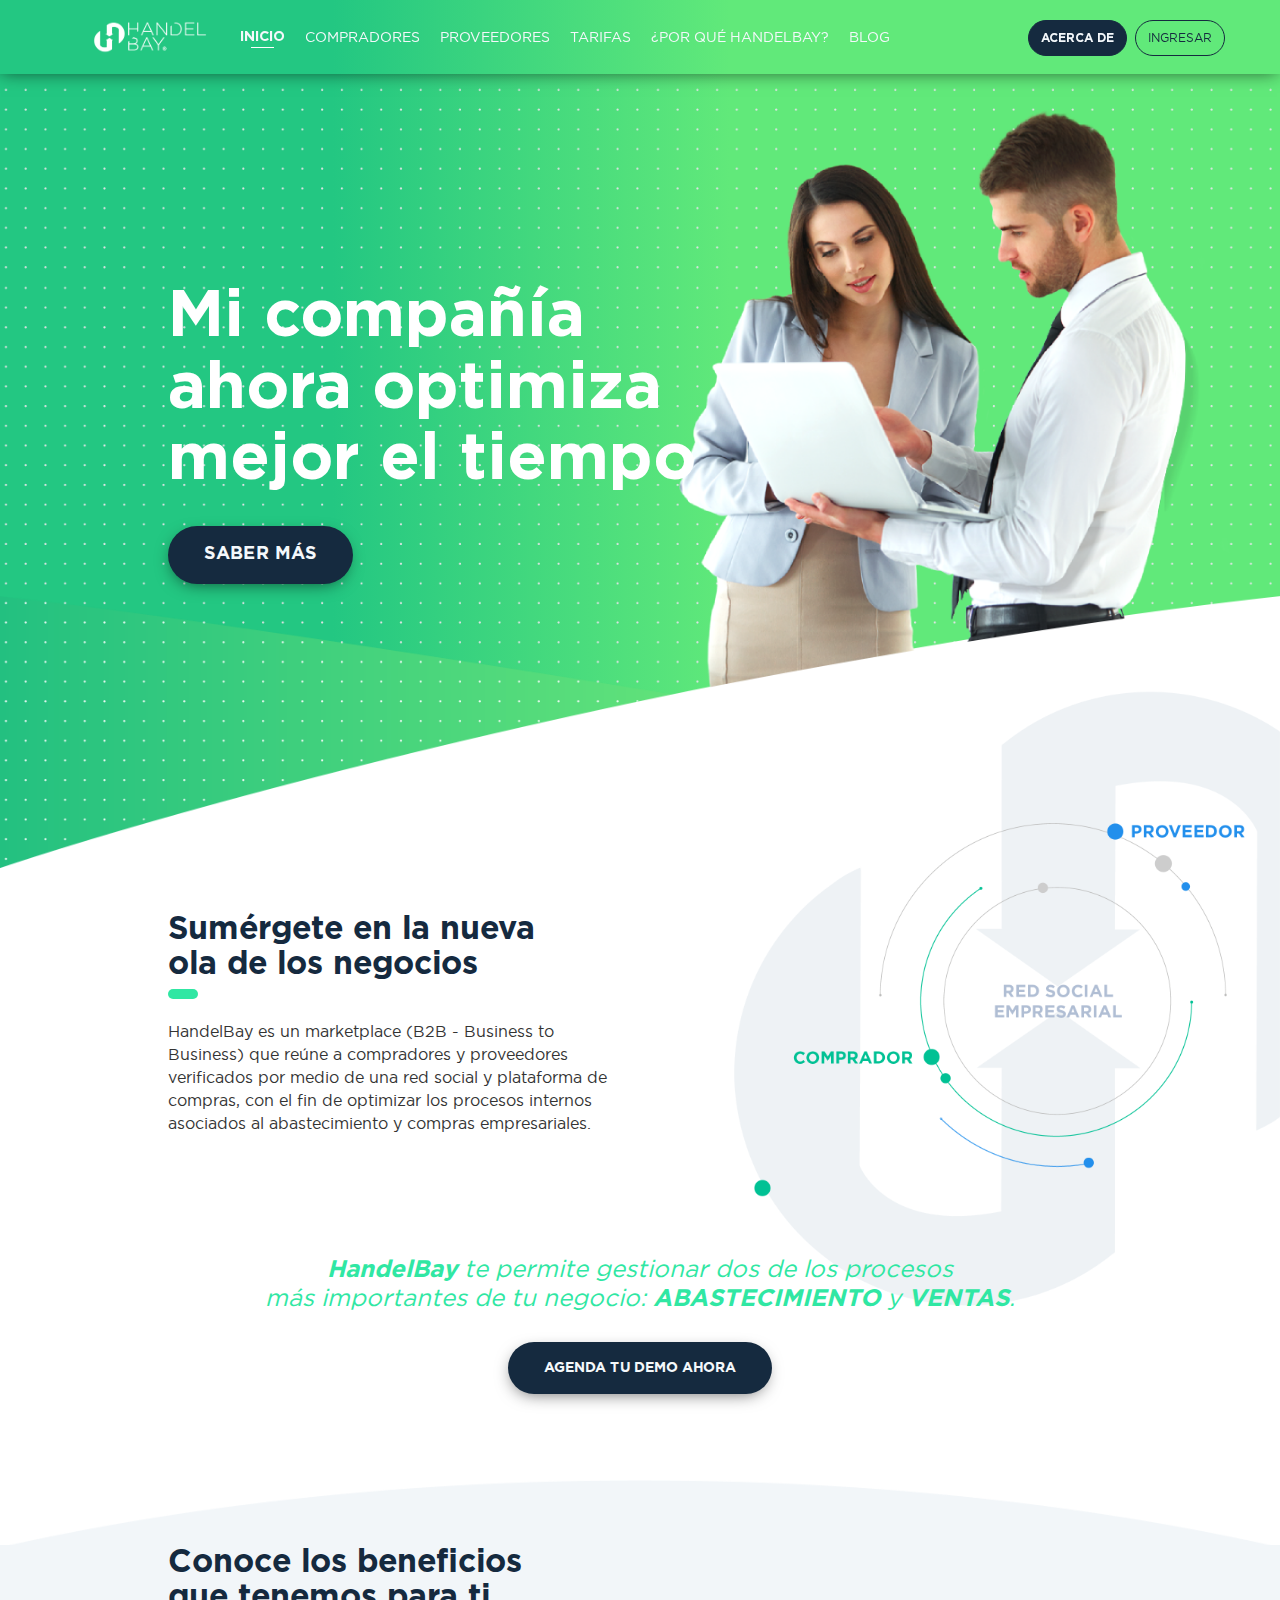
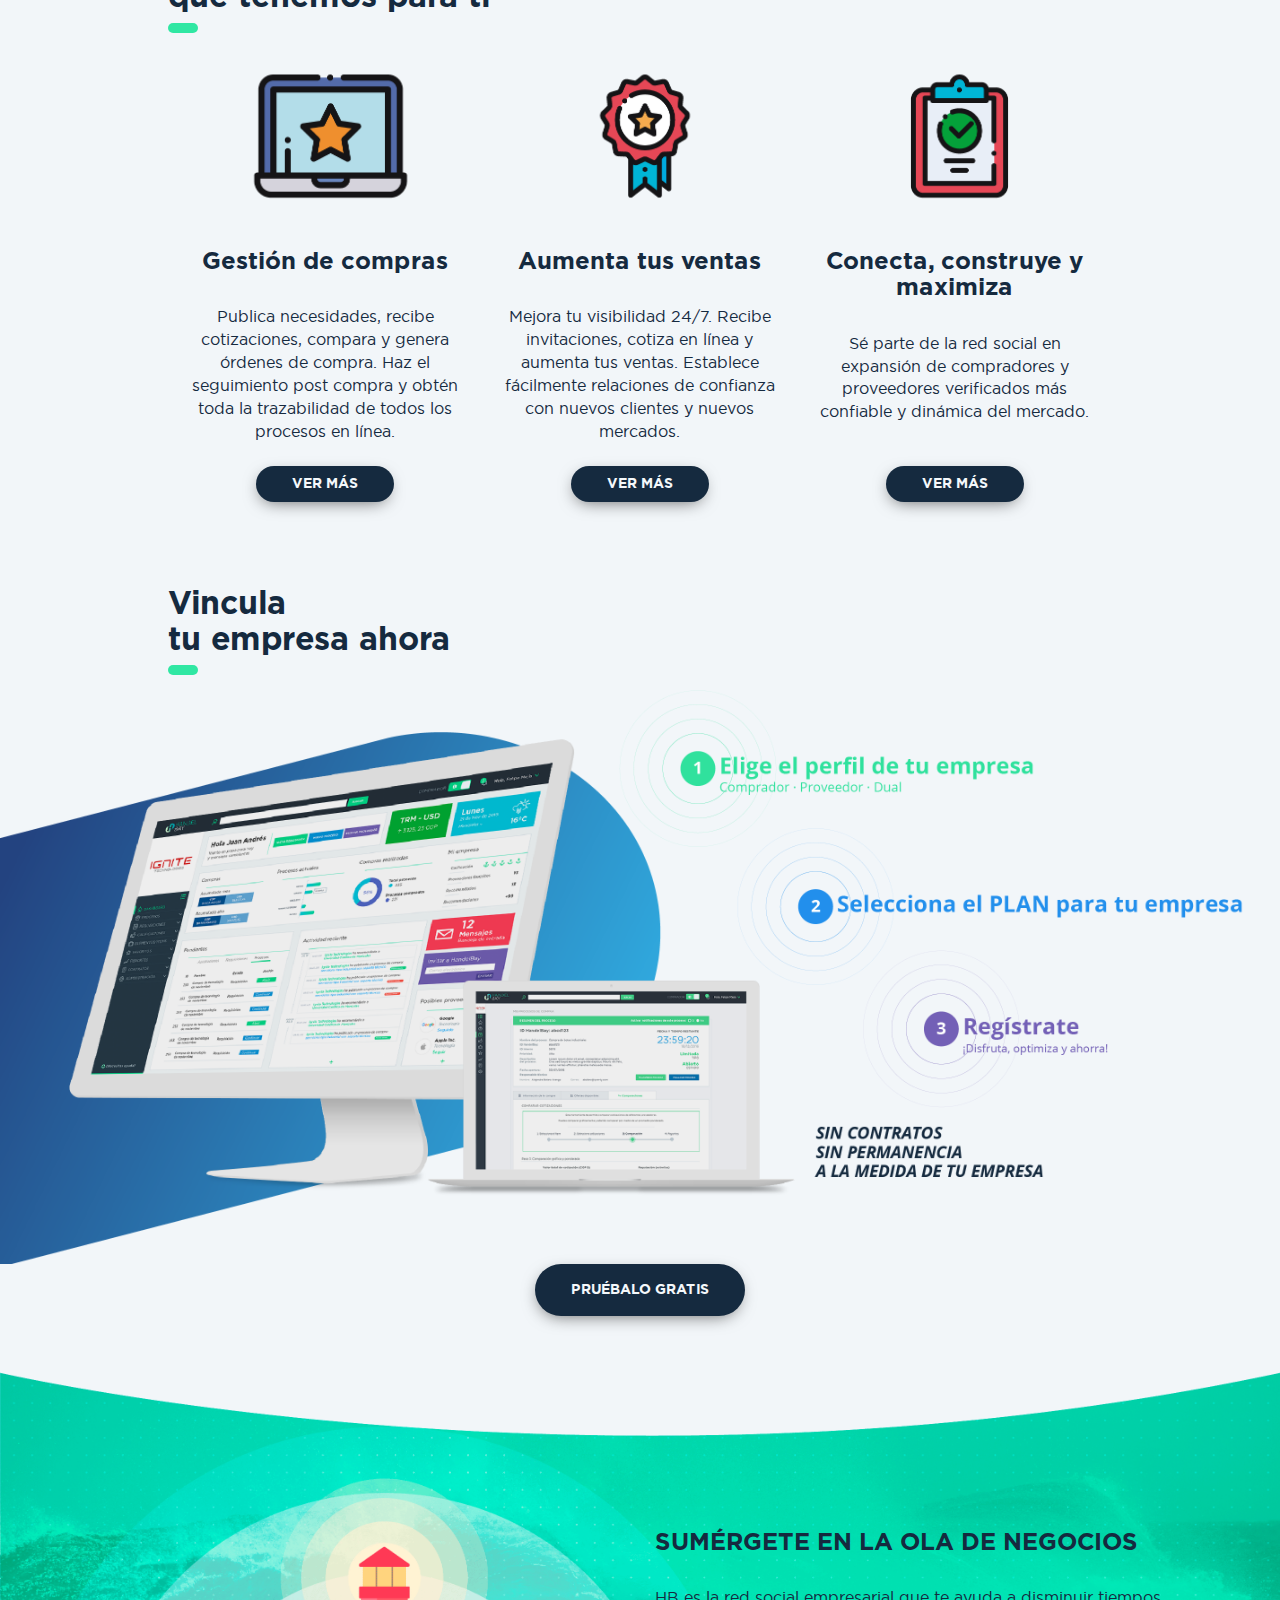
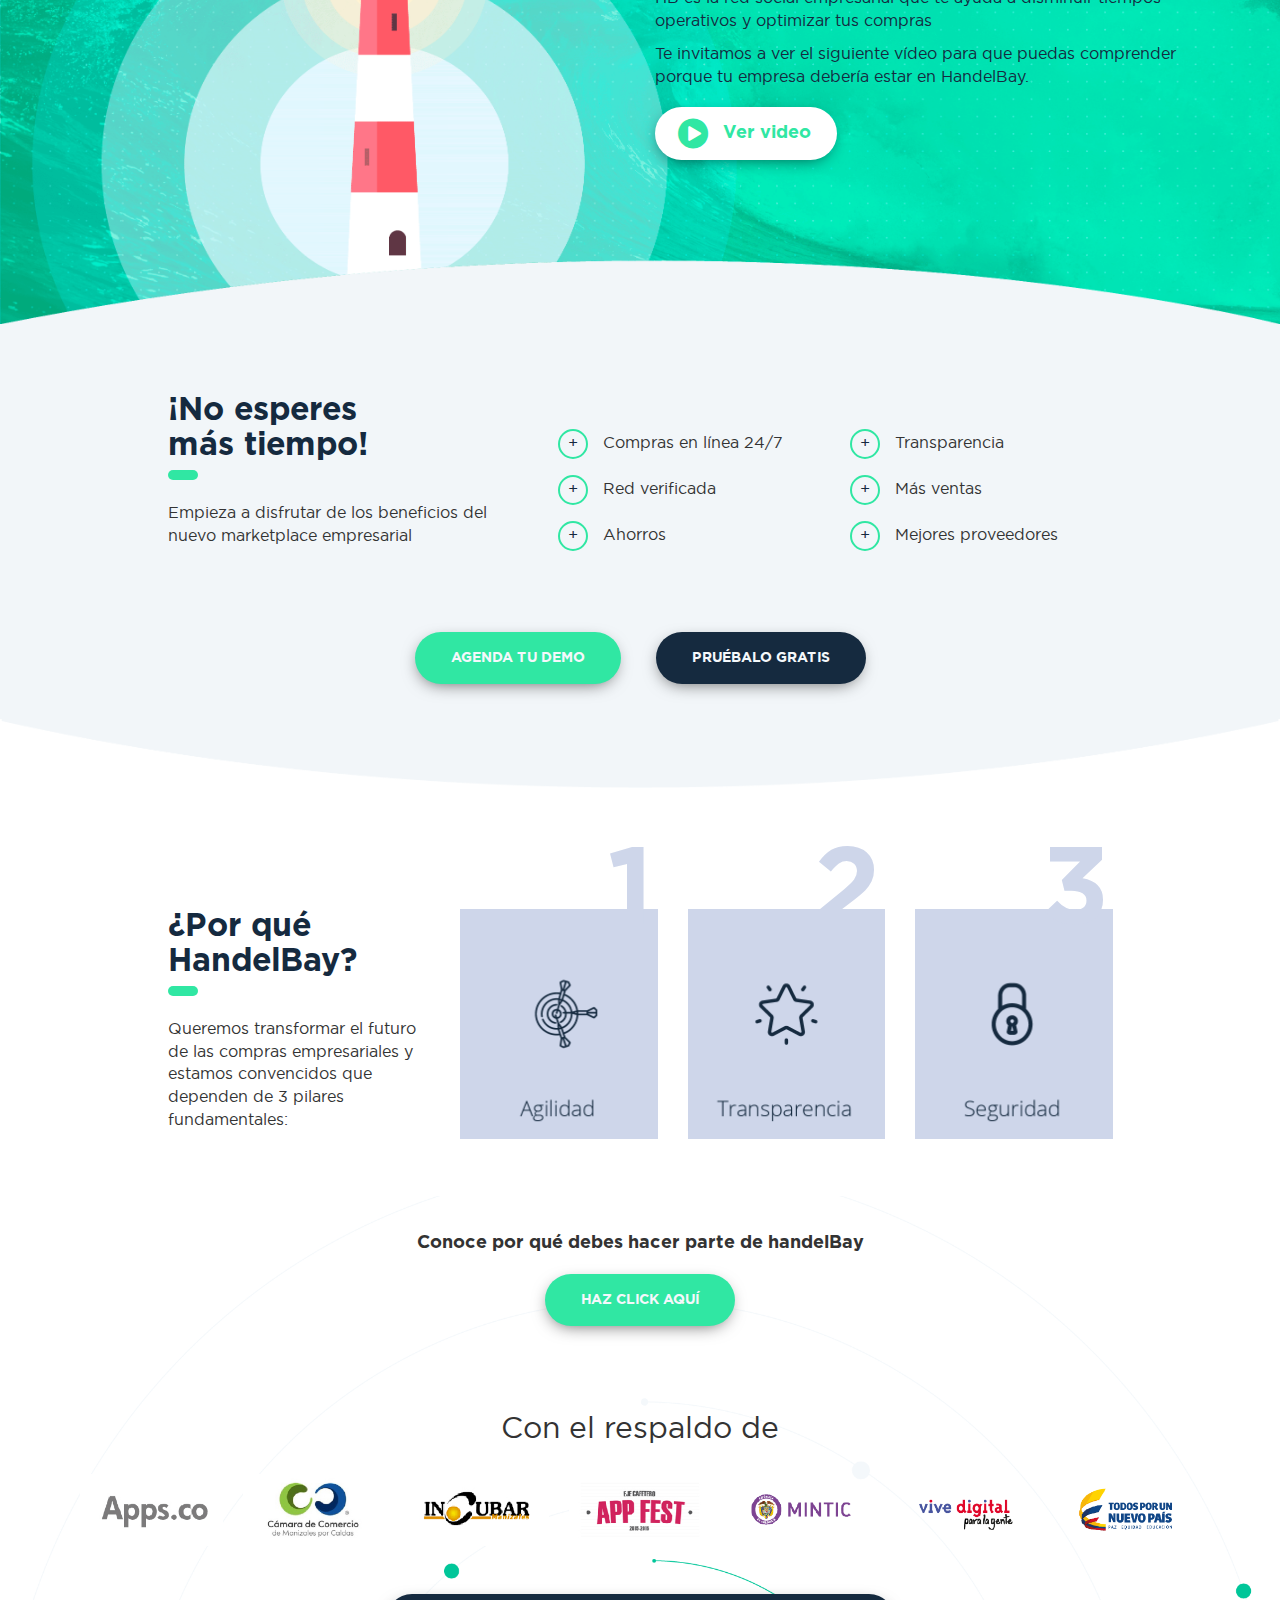
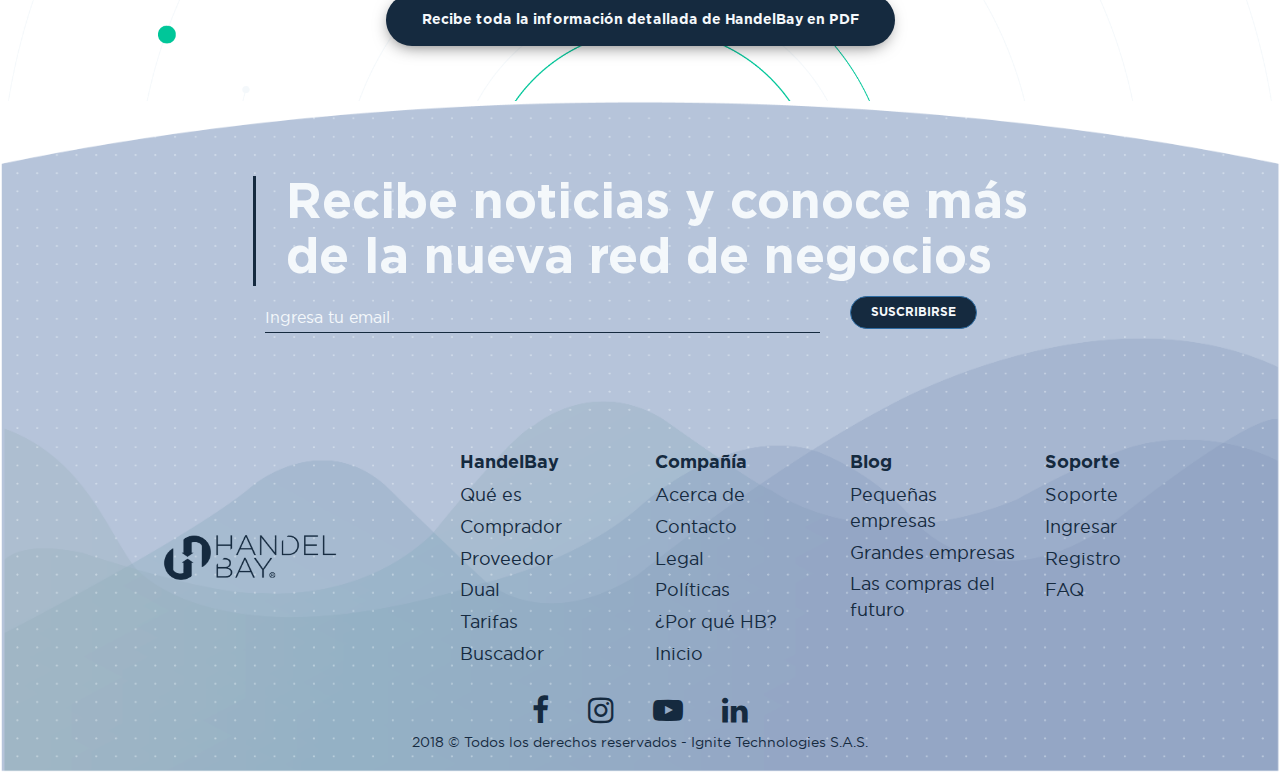
<file: index.html>
<!DOCTYPE html>
<html lang="en">

<head>
    <meta charset="utf-8">
    <meta http-equiv="X-UA-Compatible" content="IE=edge">
    <meta name="viewport" content="width=device-width, initial-scale=1">
    <meta name="description" content="HandelBay es un marketplace empresarial, Business to Business, que a través de la publicación
        de necesidades de compra de las empresas, y cotizaciones en línea por parte proveedores, se facilita la comunicación,
        seguimiento y control de los procesos de abastecimiento y venta. Autor: Ignite technologies. ">
    <!-- The above 3 meta tags *must* come first in the head; any other head content must come *after* these tags -->
    <title>Handelbay: Red social empresarial para compradores potenciales y proveedores competitivos </title>

    <!-- Bootstrap -->
    <link href="css/bootstrap.min.css" rel="stylesheet" type="text/css">

    <!-- Icons fontawesome-->
    <link href="css/font-awesome.min.css" rel="stylesheet" type="text/css">

    <link href="css/handelbay_landing.css" rel="stylesheet" type="text/css">
    <link href="css/medias.css" rel="stylesheet" type="text/css">


    <!-- HTML5 shim and Respond.js for IE8 support of HTML5 elements and media queries -->
    <!-- WARNING: Respond.js doesn't work if you view the page via file:// -->
    <!--[if lt IE 9]>
      <script src="https://oss.maxcdn.com/html5shiv/3.7.3/html5shiv.min.js"></script>
      <script src="https://oss.maxcdn.com/respond/1.4.2/respond.min.js"></script>
    <![endif]-->

    <!-- Global Site Tag (gtag.js) - Google Analytics -->
    <script async src="https://www.googletagmanager.com/gtag/js?id=UA-88372236-
    1"></script>
    <script>
        window.dataLayer = window.dataLayer || [];
        function gtag() { dataLayer.push(arguments); }
        gtag('js', new Date());
        gtag('config', 'UA-88372236-1');
    </script>

    <!-- Google Tag Manager -->
    <script>(function (w, d, s, l, i) {
            w[l] = w[l] || []; w[l].push({
                'gtm.start':
                    new Date().getTime(), event: 'gtm.js'
            }); var f = d.getElementsByTagName(s)[0],
                j = d.createElement(s), dl = l != 'dataLayer' ? '&l=' + l : ''; j.async = true; j.src =
                    'https://www.googletagmanager.com/gtm.js?id=' + i + dl; f.parentNode.insertBefore(j, f);
        })(window, document, 'script', 'dataLayer', 'GTM-MH3BDH3');</script>
    <!-- End Google Tag Manager -->
</head>

<body>
    <!-- Google Tag Manager (noscript) -->
    <noscript>
        <iframe src="https://www.googletagmanager.com/ns.html?id=GTM-
        MH3BDH3" height="0" width="0" style="display:none;visibility:hidden"></iframe>
    </noscript>
    <!-- End Google Tag Manager (noscript) -->

    <!-- HEADER -->
    <header>
        <nav class="navbar navbar-default navbar-fixed-top">
            <div class="container-fluid handelbay-container-fluid">
                <!-- Brand and toggle get grouped for better mobile display -->
                <div class="navbar-header navbar-header-logo">
                    <button type="button" class="navbar-toggle collapsed" data-toggle="collapse" data-target="#bs-handelbay-tradicionalcollapse-1"
                        aria-expanded="false">
                        <span class="sr-only">Toggle navigation</span>
                        <span class="icon-bar"></span>
                        <span class="icon-bar"></span>
                        <span class="icon-bar"></span>
                    </button>
                    <a class="navbar-brand" href="index.html" style="display: none;">
                        <img src="images/handelbay_img/handelbay_logo_menu.png" alt="Red social empresarial para compradores potenciales y proveedores competitivos">
                    </a>
                </div>

                <!-- Collect the nav links, forms, and other content for toggling -->
                <div class="collapse navbar-collapse handelbay-navbar-collapse" id="bs-handelbay-tradicionalcollapse-1">
                    <div class="container">
                        <ul class="nav navbar-nav handelbay-navbar-left">
                            <li>
                                <a class="logo-handelbay-img" href="index.html">
                                    <img src="images/handelbay_img/handelbay_logo_menu.png" alt="Red social empresarial para compradores potenciales y proveedores competitivos">
                                </a>
                            </li>
                            <li class="">
                                <a href="index.html">Inicio
                                    <span class="han-sr-only"></span>
                                </a>
                            </li>
                            <li>
                                <a href="compradores.html">Compradores
                                    <span class="han-sr-only"></span>
                                </a>
                            </li>
                            <li>
                                <a href="proveedores.html">Proveedores
                                    <span class="han-sr-only"></span>
                                </a>
                            </li>
                            <li>
                                <a href="tarifas.html">Tarifas
                                    <span class="han-sr-only"></span>
                                </a>
                            </li>
                            <li class="">
                                <a href="porquehandelbay.html">¿Por qué handelbay?
                                    <span class="han-sr-only"></span>
                                </a>
                            </li>
                            <li>
                                <a href="#">
                                    Blog
                                    <span class="han-sr-only"></span>
                                </a>
                            </li>
                        </ul>
                        <ul class="nav navbar-nav navbar-right handelbay-navbar-right">
                            <li class="active">
                                <a href="prueba_gratis.html">Acerca de</a>
                            </li>
                            <li>
                                <a href="#">Ingresar</a>
                            </li>
                        </ul>
                    </div>

                </div>
                <!-- /.navbar-collapse -->
            </div>
            <!-- /.container-fluid -->
        </nav>
    </header>
    <!-- END HEADER -->

    <!-- Mi compañia ahora optimiza -->
    <section id="handelbay_optimizes" class="section-top-contend">
        <div class="handelbay_optimizes-content">
            <div class="container">
                <div class="row">
                    <div class="col-md-6 col-sm-6 col-md-offset-1 col-xs-12">
                        <div class="title" itemscope itemtype="https://handelbay.com/">
                            <h1 class="title-2" itemprop="Handelbay en tu día a día">
                                Mi compañía
                                <br> ahora optimiza
                                <br>mejor el tiempo
                            </h1>
                            <!-- <span class="handelbay-active"></span> -->
                        </div>
                        <div class="title-footer">
                            <a href="" class="btn no-margin-left btn-handelbay-success btn-handelbay-black">Saber más</a>
                        </div>
                    </div>               
                </div>
                <!-- .row -->
            </div>
        </div>        
        <!-- .container -->
    </section>
    <!-- End mi compañia ahora optimiza -->

    <!-- SUMERGETE EN LA NUEVA OLA DE NEGOCIOS -->
    <section id="immerse">
        <div class="immerse_background hidden-xs">
            <img src="images/handelbay_img/handelbay_sumergete.png" alt="Sumergete en la nueva ola">
        </div>
        <div class="container">
            <div class="row">
                <div class="col-md-5 col-sm-6 col-md-offset-1">
                    <div class="title" itemscope itemtype="https://handelbay.com/">
                        <h1 class="title-2" itemprop="Handelbay sumérgete">Sumérgete en la nueva
                            <br> ola de los negocios</h1>
                        <span class="handelbay-active"></span>
                    </div>
                    <div class="handelbay-text" itemscope itemtype="https://handelbay.com/">
                        <p itemprop="HandelBay es un murketplace">
                            HandelBay es un marketplace (B2B - Business to Business) que reúne a compradores y proveedores verificados por medio de una
                            red social y plataforma de compras, con el fin de optimizar los procesos internos asociados al
                            abastecimiento y compras empresariales.
                        </p>
                    </div>
                </div>
            </div>
            <!-- .row -->
            <div class="row">
                <div class="col-md-10 col-sm-12 col-md-offset-1">
                    <div class="handelbay-allows-you text-center">
                        <div class="title-footer">
                            <h3>
                                <strong>HandelBay</strong> te permite gestionar dos de los procesos
                                <br> más importantes de tu negocio:
                                <strong>ABASTECIMIENTO </strong>y
                                <strong>VENTAS</strong>.
                            </h3>
                            <a href="" class="btn btn-handelbay-success btn-handelbay-black">Agenda tu demo ahora</a>
                        </div>
                    </div>
                    <!-- .handelbay-allows-you -->
                </div>
            </div>
            <!-- .row -->
        </div>
    </section>
    <!-- END SUMERGETE EN LA NUEVA OLA DE NEGOCIOS -->

    <!-- .handelbay-background-curva -->
    <section id="handelbay-background-curva">

    </section>
    <!-- .handelbay-background-curva -->

    <!-- CONOCE LOS BENEFICIOS QUE TENEMOS PARA TI -->
    <section id="benefits">
        <div class="container">
            <div class="row">
                <div class="col-md-10 col-sm-12 col-md-offset-1">
                    <div class="title" itemscope itemtype="https://handelbay.com/">
                        <h1 class="title-2" itemprop="Handelbay beneficios">Conoce los beneficios
                            <br> que tenemos para ti</h1>
                        <span class="handelbay-active"></span>
                    </div>
                    <div class="items-handelbay">
                        <div class="column text-center">
                            <div class="img-header">
                                <a href="#">
                                    <img src="images/handelbay_img/handelbay_beneficio_1.png" alt="Servicio de calidad">
                                </a>
                            </div>
                            <div class="text-body">
                                <h3>Gestión de compras</h3>
                                <p>Publica necesidades, recibe cotizaciones, compara y genera órdenes de compra. Haz el seguimiento
                                    post compra y obtén toda la trazabilidad de todos los procesos en línea.
                                </p>
                            </div>
                            <div class="btn-footer">
                                <a href="#" class="btn btn-handelbay-success btn-handelbay-black">
                                    Ver más
                                </a>
                            </div>
                        </div>
                        <div class="column text-center">
                            <div class="img-header">
                                <a href="#">
                                    <img src="images/handelbay_img/handelbay_beneficio_2.png" alt="Servicio de calidad">
                                </a>
                            </div>
                            <div class="text-body">
                                <h3>Aumenta tus ventas</h3>
                                <p>Mejora tu visibilidad 24/7. Recibe invitaciones, cotiza en línea y aumenta tus ventas. Establece
                                    fácilmente relaciones de confianza con nuevos clientes y nuevos mercados.
                                </p>
                            </div>
                            <div class="btn-footer">
                                <a href="#" class="btn btn-handelbay-success btn-handelbay-black">
                                    Ver más
                                </a>
                            </div>
                        </div>

                        <div class="column text-center">
                            <div class="img-header">
                                <a href="#">
                                    <img src="images/handelbay_img/handelbay_beneficio_3.png" alt="Servicio de calidad">
                                </a>
                            </div>
                            <div class="text-body">
                                <h3>Conecta, construye y maximiza
                                </h3>
                                <p>Sé parte de la red social en expansión de compradores y proveedores verificados más confiable
                                    y dinámica del mercado.</p>
                            </div>
                            <div class="btn-footer">
                                <a href="#" class="btn btn-handelbay-success btn-handelbay-black">
                                    Ver más
                                </a>
                            </div>
                        </div>
                    </div>
                    <!-- .row -->
                </div>
            </div>
            <!-- .row -->
        </div>
    </section>
    <!-- END CONOCE LOS BENEFICIOS QUE TENEMOS PARA TI -->

    <!-- VINCULA TU EMPRESA AHORA -->
    <section id="link-company">
        <div class="container">
            <div class="row">
                <div class="col-md-10 col-sm-12 col-md-offset-1">
                    <div class="title" itemscope itemtype="https://handelbay.com/">
                        <h1 class="title-2" itemprop="Handelbay beneficios">Vincula
                            <br> tu empresa ahora</h1>
                        <span class="handelbay-active"></span>
                    </div>
                </div>
            </div>
            <!-- .row -->
        </div>
        <div class="img-content">
            <img src="images/handelbay_img/handelbay_vincula_empresa.png" alt="Vincula tu empresa ahora">
            <div class="container">
                <div class="title-footer text-center">
                    <a href="" class="btn btn-handelbay-success btn-handelbay-black">Pruébalo gratis</a>
                </div>
            </div>
        </div>
    </section>
    <!-- END VINCULA TU EMPRESA AHORA -->

    <!-- LA MEJOR FORMA DE OPTIMIZAR TU TIEMPO -->
    <section id="optimize-time-video" style="display: none;">
        <div class="embed-responsive_ embed-optimize">
            <iframe src="https://www.youtube.com/embed/If5O5Q0zX_Y?rel=0&autoplay=0" height="100%" width="100%"></iframe>
            <a href="javascript:void(0)" class="btn btn-handelbay-success btn-handelbay-write" onclick="showEmbed('1')">
                <i class="fa fa-play-circle"></i>
                <span>Ocultar video</span>
            </a>
        </div>
    </section>
    <section id="optimize-time">
        <div class="optimize-time_content">
            <div class="container">
                <div class="row">
                    <div class="col-md-6 col-md-offset-6">
                        <h3>SUMÉRGETE EN LA OLA DE NEGOCIOS</h3>
                        <p>
                            HB es la red social empresarial que te ayuda a disminuir tiempos operativos y optimizar tus compras
                        </p>
                        <p>
                            Te invitamos a ver el siguiente vídeo para que puedas comprender porque tu empresa debería estar en HandelBay.
                        </p>
                        <a href="javascript:void(0)" class="btn no-margin-left btn-handelbay-success btn-handelbay-write" onclick="showEmbed('0')">
                            <i class="fa fa-play-circle"></i>
                            <span>Ver video</span>
                        </a>
                    </div>
                </div>
            </div>
        </div>        
    </section>
    <!-- END LA MEJOR FORMA DE OPTIMIZAR TU TIEMPO -->

    <!-- NO ESPERES MAS TIEMPO -->
    <section id="do-no-wait-for-time">
        <div class="container">
            <div class="row">
                <div class="col-md-4 col-sm-5 col-md-offset-1">
                    <div class="title" itemscope itemtype="https://handelbay.com/">
                        <h1 class="title-2" itemprop="Handelbay en tu día a día">¡No esperes
                            <br> más tiempo!</h1>
                        <span class="handelbay-active"></span>
                    </div>
                    <div class="handelbay-text" itemscope itemtype="https://handelbay.com/">
                        <p itemprop="HandelBay es la solución">
                            Empieza a disfrutar de los beneficios del nuevo marketplace empresarial
                        </p>
                    </div>
                </div>
                <div class="col-md-6 col-sm-6">
                    <div class="row items">
                        <div class="col-md-6 col-sm-12">
                            <div class="more">
                                +
                            </div>
                            <span>Compras en línea 24/7</span>
                        </div>
                        <div class="col-md-6 col-sm-12">
                            <div class="more">
                                +
                            </div>
                            <span>Transparencia</span>
                        </div>
                        <div class="col-md-6 col-sm-12">
                            <div class="more">
                                +
                            </div>
                            <span>Red verificada</span>
                        </div>
                        <div class="col-md-6 col-sm-12">
                            <div class="more">
                                +
                            </div>
                            <span>Más ventas</span>
                        </div>
                        <div class="col-md-6 col-sm-12">
                            <div class="more">
                                +
                            </div>
                            <span>Ahorros</span>
                        </div>
                        <div class="col-md-6 col-sm-12">
                            <div class="more">
                                +
                            </div>
                            <span>Mejores proveedores</span>
                        </div>
                    </div>
                </div>
            </div>
            <!-- .row -->
            <div class="row">
                <div class="col-md-12">
                    <div class="title-footer text-center">
                        <a href="#" class="btn btn-handelbay-success">Agenda tu demo</a>
                        <a href="#" class="btn btn-handelbay-success btn-handelbay-black">Pruébalo gratis</a>
                    </div>
                </div>
            </div>
        </div>
        <!-- .container -->
    </section>
    <!-- END NO ESPERES MAS TIEMPO -->

    <!-- .handelbay-background-curva -->
    <section id="handelbay-background-curva-bottom">
        
    </section>
    <!-- .handelbay-background-curva -->

    <!-- END BECAUSE HANDELBAY -->
    <section id="because-handelbay" class="home-not-background">
        <div class="container">
            <div class="row">
                <div class="col-md-3 col-sm-12 col-xs-12 col-md-offset-1">
                    <div class="title" itemscope itemtype="https://handelbay.com/">
                        <h1 class="title-2" itemprop="Handelbay en tu día a día">¿Por qué
                            <br>HandelBay?</h1>
                        <span class="handelbay-active"></span>
                    </div>
                    <div class="handelbay-text" itemscope itemtype="https://handelbay.com/">
                        <p itemprop="HandelBay es la solución">
                            Queremos transformar el futuro de las compras empresariales y estamos convencidos que dependen de 3 pilares fundamentales:
                        </p>
                    </div>
                </div>
                <div class="col-md-7 col-sm-12 col-xs-12">
                    <div class="row">
                        <div class="col-md-4 col-sm-4 col-xs-6">
                            <div class="image-1">
                                <span>1</span>
                                <a href="javascript:void(0)">
                                    <img src="images/handelbay_img/handelbay_porque_1.png" alt="Agilidad">
                                    <div class="handelbay-effect-hover" itemscope itemtype="https://handelbay.com/" style="display: none;">
                                        <div class="because-handelbay_text">
                                            <h3 class="title" itemprop="futuro">Agilidad</h3>
                                            <p>
                                                Reduce un 70% el
                                                tiempo operativo del
                                                área de compras.
                                                Optimiza en un 80% la
                                                gestión comercial.
                                            </p>
                                        </div>                                       
                                    </div>
                                </a>
                            </div>
                        </div>
                        <div class="col-md-4 col-sm-4 col-xs-6">
                            <div class="image-1">
                                <span>2</span>
                                <a href="javascript:void(0)">
                                    <img src="images/handelbay_img/handelbay_porque_2.png" alt="Agilidad">
                                    <div class="handelbay-effect-hover" itemscope itemtype="https://handelbay.com/" style="display: none;">
                                        <div class="because-handelbay_text">
                                            <h3 class="title" itemprop="transformar">Transparencia</h3>
                                            <p>
                                                Trabaja
                                                colaborativamente y
                                                conserva la trazabilidad
                                                de tus procesos para
                                                facilitar la toma de
                                                decisiones.                                            
                                            </p>
                                        </div>
                                    </div>
                                </a>
                            </div>
                        </div>
                        <div class="col-md-4 col-sm-4 col-xs-6">
                            <div class="image-1">
                                <a href="javascript:void(0)">
                                    <span>3</span>
                                    <img src="images/handelbay_img/handelbay_porque_3.png" alt="Agilidad">
                                    <div class="handelbay-effect-hover" itemscope itemtype="https://handelbay.com/" style="display: none;">
                                        <div class="because-handelbay_text">
                                            <h3 class="title" itemprop="empresariales">Seguridad</h3>
                                            <p>
                                                HandelBay verifica la
                                                legitimidad de las
                                                empresas registradas a
                                                través de las entidades
                                                reguladoras.
                                            </p>
                                        </div>
                                    </div>
                                </a>
                            </div>
                        </div>
                    </div>
                </div>
            </div>
            <!-- .row -->
            <!-- <div class="row btn-content-handelbay">
                <div class="col-md-12 text-center" itemscope>
                    <h3 itemprop="handelbay">
                        Conoce por qué debes hacer parte de handelBay
                    </h3>
                    <a href="#" class="btn btn-handelbay-success">Haz click aquí</a>
                </div>
            </div> -->
        </div>
        <!-- .container -->
    </section>
    <!-- END BECAUSE HANDELBAY -->

    <!-- CON RESPALDO DE -->
    <section id="with-support-from">
        <div class="container text-center">
            <div class="row btn-content-handelbay">
                <div class="col-md-12 text-center" itemscope>
                    <h3 itemprop="handelbay">
                        Conoce por qué debes hacer parte de handelBay
                    </h3>
                    <a href="#" class="btn btn-handelbay-success">Haz click aquí</a>
                </div>
            </div>
            <div class="content-text">
                <div class="text">
                    <h2>Con el respaldo de</h2>
                </div>
                <div class="respaldo_logos">
                    <div class="brand">
                        <a href="">
                            <img src="images/handelbay_img/handelbay_marca_1.jpg" alt="">
                        </a>
                    </div>
                    <div class="brand">
                        <a href="">
                            <img src="images/handelbay_img/handelbay_marca_2.jpg" alt="">
                        </a>                        
                    </div>
                    <div class="brand">
                        <a href="">
                            <img src="images/handelbay_img/handelbay_marca_3.jpg" alt="">
                        </a>                        
                    </div>
                    <div class="brand">
                        <a href="">
                            <img src="images/handelbay_img/handelbay_marca_4.jpg" alt="">
                        </a>                        
                    </div>
                    <div class="brand">
                        <a href="">
                            <img src="images/handelbay_img/handelbay_marca_5.png" alt="">
                        </a>                        
                    </div>
                    <div class="brand">
                        <a href="">
                            <img src="images/handelbay_img/handelbay_marca_6.png" alt="">
                        </a>                        
                    </div>
                    <div class="brand">
                        <a href="">
                            <img src="images/handelbay_img/handelbay_marca_7.png" alt="">
                        </a>                        
                    </div>
                </div>
                <div class="btn--handelbay">
                    <a href="#" data-toggle="modal" data-target="#modal-demo" class="btn btn-handelbay-success btn-handelbay-black">Recibe toda la información detallada de HandelBay en PDF</a>
                </div>
            </div>
        </div>
    </section>
    <!-- END CON RESPALDO DE -->

    <!-- MODAL PDF -->
    <!-- Modal -->
    <div class="modal fade handelbay-modal" id="modal-demo" tabindex="-1" role="dialog" aria-labelledby="modal-demoLabel">
        <div class="modal-dialog modal-md" role="document">
            <div class="modal-content">
                <!-- Tercera parte  -->
                <div id="download">
                    <div class="modal-header text-center">
                        <!-- <button type="button" class="close" data-dismiss="modal" aria-label="Close">
                                        <span aria-hidden="true">&times;</span>
                                    </button> -->
                        <h3 class="modal-title" id="modal-demoLabel">Descarga la guía completa de HandelBay</h3>
                    </div>
                    <div class="modal-body">
                        <p class="title-body">
                            Ingresa tu correo electrónico empresarial y descarga inmediatamente toda la información de HandelBay: La nueva ola de negocios.
                        </p>
                        <div class="row">
                            <div class="col-md-4 col-sm-4 col-xs-2">
                                <div class="img-profile img-pdf">
                                    <img src="images/handelbay_img/handelbay_foto_pdf.png" alt="">
                                </div>
                            </div>
                            <div class="col-md-8 col-sm-8 col-xs-10">
                                <form action="#" class="form-valid">
                                    <div class="form-group">
                                        <label class="">
                                            <span>Tu correo electrónico empresarial</span>
                                            <input type="email" class="floating" required pattern="^[A-Za-z0-9._%+-]+@[A-Za-z0-9.-]+\.[A-Za-z]{2,}$" title="Correo invalido.">
                                        </label>
                                    </div>

                                    <div class="form-group">
                                        <label class="">
                                            <span>Selecciona el perfil</span>
                                            <select type="select" class="floating" required>
                                                <option value="comprador">Comprador</option>
                                                <option value="proveedor">Proveedor</option>
                                                <option value="dual">Dual</option>
                                            </select>
                                        </label>
                                    </div>

                                    <div class="form-group-check">
                                        <div class="squared">
                                            <input type="checkbox" required id="downloader-privacity">
                                            <label class="downloader-privacity" for="downloader-privacity">
                                            </label>
                                        </div>
                                        <div class="check_text inline-block">
                                            <div class="titles">
                                                <label for="downloader-privacity">
                                                    Me gustaria recibir información y ofertas sobre HandelBay
                                                </label>
                                            </div>
                                        </div>
                                        <p>
                                            Al registrarse está de acuerdo con nuestro
                                            <strong>Términos de servicio</strong> y
                                            <strong>Política de Privacidad</strong>
                                        </p>
                                    </div>
                                    <hr>
                                    <div class="success-demo">
                                        <button class="btn btn-handelbay-success">DESCARGAR</button>
                                    </div>
                                </form>

                            </div>
                        </div>
                    </div>
                </div>
                <!-- end tercera parte  -->

            </div>
            <!-- .modal-content -->
        </div>
    </div>
    <!-- END MODAL AGENDA TU DEMO AHORA -->

    <!-- FOOTER -->
    <footer>
        <div class="container">
            <div class="row">
                <div class="col-md-12">
                    <div class="handelbay-form-subscribe">
                        <div class="title text-center" itemscope>
                            <h1 class="text-left" itemprop="noticias">
                                Recibe noticias y conoce más
                                <br> de la nueva red de negocios
                            </h1>
                        </div>
                        <div class="handelbay-form text-center">
                            <form class="form-inline">
                                <div class="row">
                                    <div class="col-md-6 col-sm-6 col-xs-6 col-xs-offset-1 col-sm-offset-1 col-md-offset-2">
                                        <input type="email" class="" placeholder="Ingresa tu email">
                                    </div>
                                    <div class="col-md-3 col-sm-3 col-xs-3 text-left">
                                        <button type="submit" class="btn btn-primary">Suscribirse</button>
                                    </div>
                                </div>
                            </form>
                        </div>
                    </div>
                    <!-- .handelbay-form-subscribe -->
                </div>
            </div>
            <!-- .row -->
            <div class="row">
                <div class="col-md-4 col-sm-4 handelbay-img-footer text-center">
                    <a href="#">
                        <img src="images/handelbay_img/handelbay_logo_footer.png" alt="Red social empresarial para compradores potenciales y proveedores competitivos">
                    </a>
                </div>
                <div class="col-md-2 col-sm-2 col-xs-4">
                    <ul class="handelbay-HandelBay">
                        <li class="active">
                            <a href="#">HandelBay</a>
                        </li>
                        <li class="">
                            <a href="#">Qué es</a>
                        </li>
                        <li class="">
                            <a href="#">Comprador</a>
                        </li>
                        <li class="">
                            <a href="#">Proveedor</a>
                        </li>
                        <li class="">
                            <a href="#">Dual</a>
                        </li>
                        <li class="">
                            <a href="#">Tarifas</a>
                        </li>
                        <li class="">
                            <a href="#">Buscador</a>
                        </li>
                    </ul>
                </div>
                <div class="col-md-2 col-sm-2 col-xs-4">
                    <ul class="handelbay-HandelBay">
                        <li class="active">
                            <a href="#">Compañía</a>
                        </li>
                        <li class="">
                            <a href="#">Acerca de</a>
                        </li>
                        <li class="">
                            <a href="#">Contacto</a>
                        </li>
                        <li class="">
                            <a href="terminos_condiciones.html">Legal</a>
                        </li>
                        <li class="">
                            <a href="#">Políticas</a>
                        </li>
                        <li class="">
                            <a href="#">¿Por qué HB?</a>
                        </li>
                        <li class="">
                            <a href="#">Inicio</a>
                        </li>
                    </ul>
                </div>
                <div class="col-md-2 col-sm-2 col-xs-4">
                    <ul class="handelbay-HandelBay">
                        <li class="active">
                            <a href="#">Blog</a>
                        </li>
                        <li class="">
                            <a href="#">Pequeñas empresas</a>
                        </li>
                        <li class="">
                            <a href="#">Grandes empresas</a>
                        </li>
                        <li class="">
                            <a href="#">Las compras del futuro</a>
                        </li>
                    </ul>
                </div>

                <div class="col-md-2 col-sm-2 col-xs-12">
                    <ul class="handelbay-HandelBay">
                        <li class="active">
                            <a href="#">Soporte</a>
                        </li>
                        <li class="">
                            <a href="#">Soporte</a>
                        </li>
                        <li class="">
                            <a href="#">Ingresar</a>
                        </li>
                        <li class="">
                            <a href="#">Registro</a>
                        </li>
                        <li class="">
                            <a href="#">FAQ</a>
                        </li>
                    </ul>
                </div>
            </div>
            <!-- .row -->
            <div class="row">
                <div class="handelbay-social-network text-center">
                    <a href="#">
                        <i class="fa fa-facebook" aria-hidden="true"></i>
                    </a>
                    <a href="">
                        <i class="fa fa-instagram" aria-hidden="true"></i>
                    </a>
                    <a href="#">
                        <i class="fa fa-youtube-play" aria-hidden="true"></i>
                    </a>
                    <a href="#">
                        <i class="fa fa-linkedin" aria-hidden="true"></i>
                    </a>
                </div>
                <div class="col-md-12 text-center handelbay-ignite">
                    <p>2018 © Todos los derechos reservados -
                        <a href="#">Ignite Technologies S.A.S.</a>
                    </p>
                </div>
            </div>
            <!-- .row -->
        </div>
        <!-- .container -->
    </footer>
    <!-- END FOOTER -->

    <!-- jQuery (necessary for Bootstrap's JavaScript plugins) -->
    <script src="js/jquery-3.2.1.min.js"></script>
    <!-- Include all compiled plugins (below), or include individual files as needed -->
    <!---<script type="text/javascript" src="js/jquery-3.2.1.min.js"></script>-->
    <script src="js/bootstrap.min.js"></script>
    <script src="js/functions.js"></script>
    <!-- <script src="js/scrollMenu.js"></script> -->
    <script type="application/ld+json">
        {
        "@context": "http://schema.org",
        "@type": "Organization",
        "url": "https://handelbay.com",
        "name": "Handelbay",
        "contactPoint": {
        "@type": "ContactPoint",
        "email": "info@handelbay.com",
        "telephone": "+57-3209956344",
        "contactType": "Customer service"
        }
    }
    </script>    
    
</body>
</file>
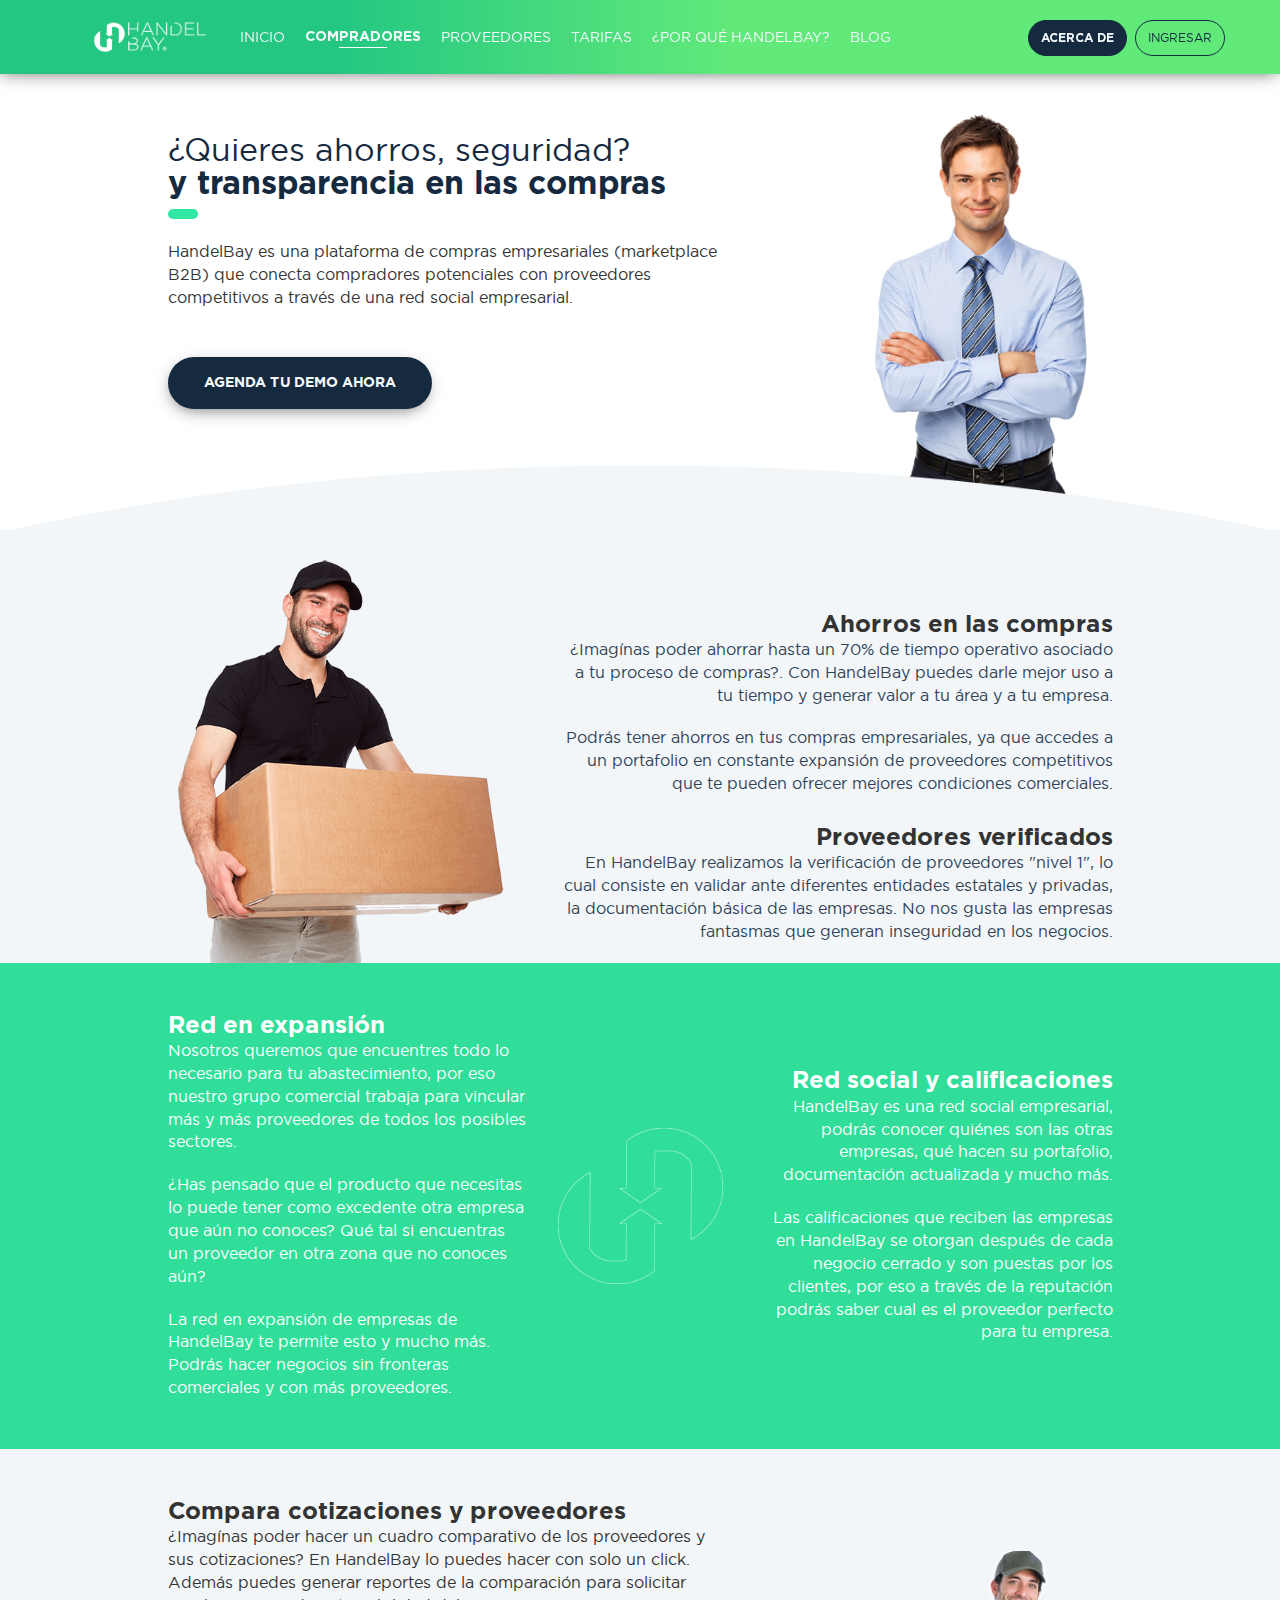
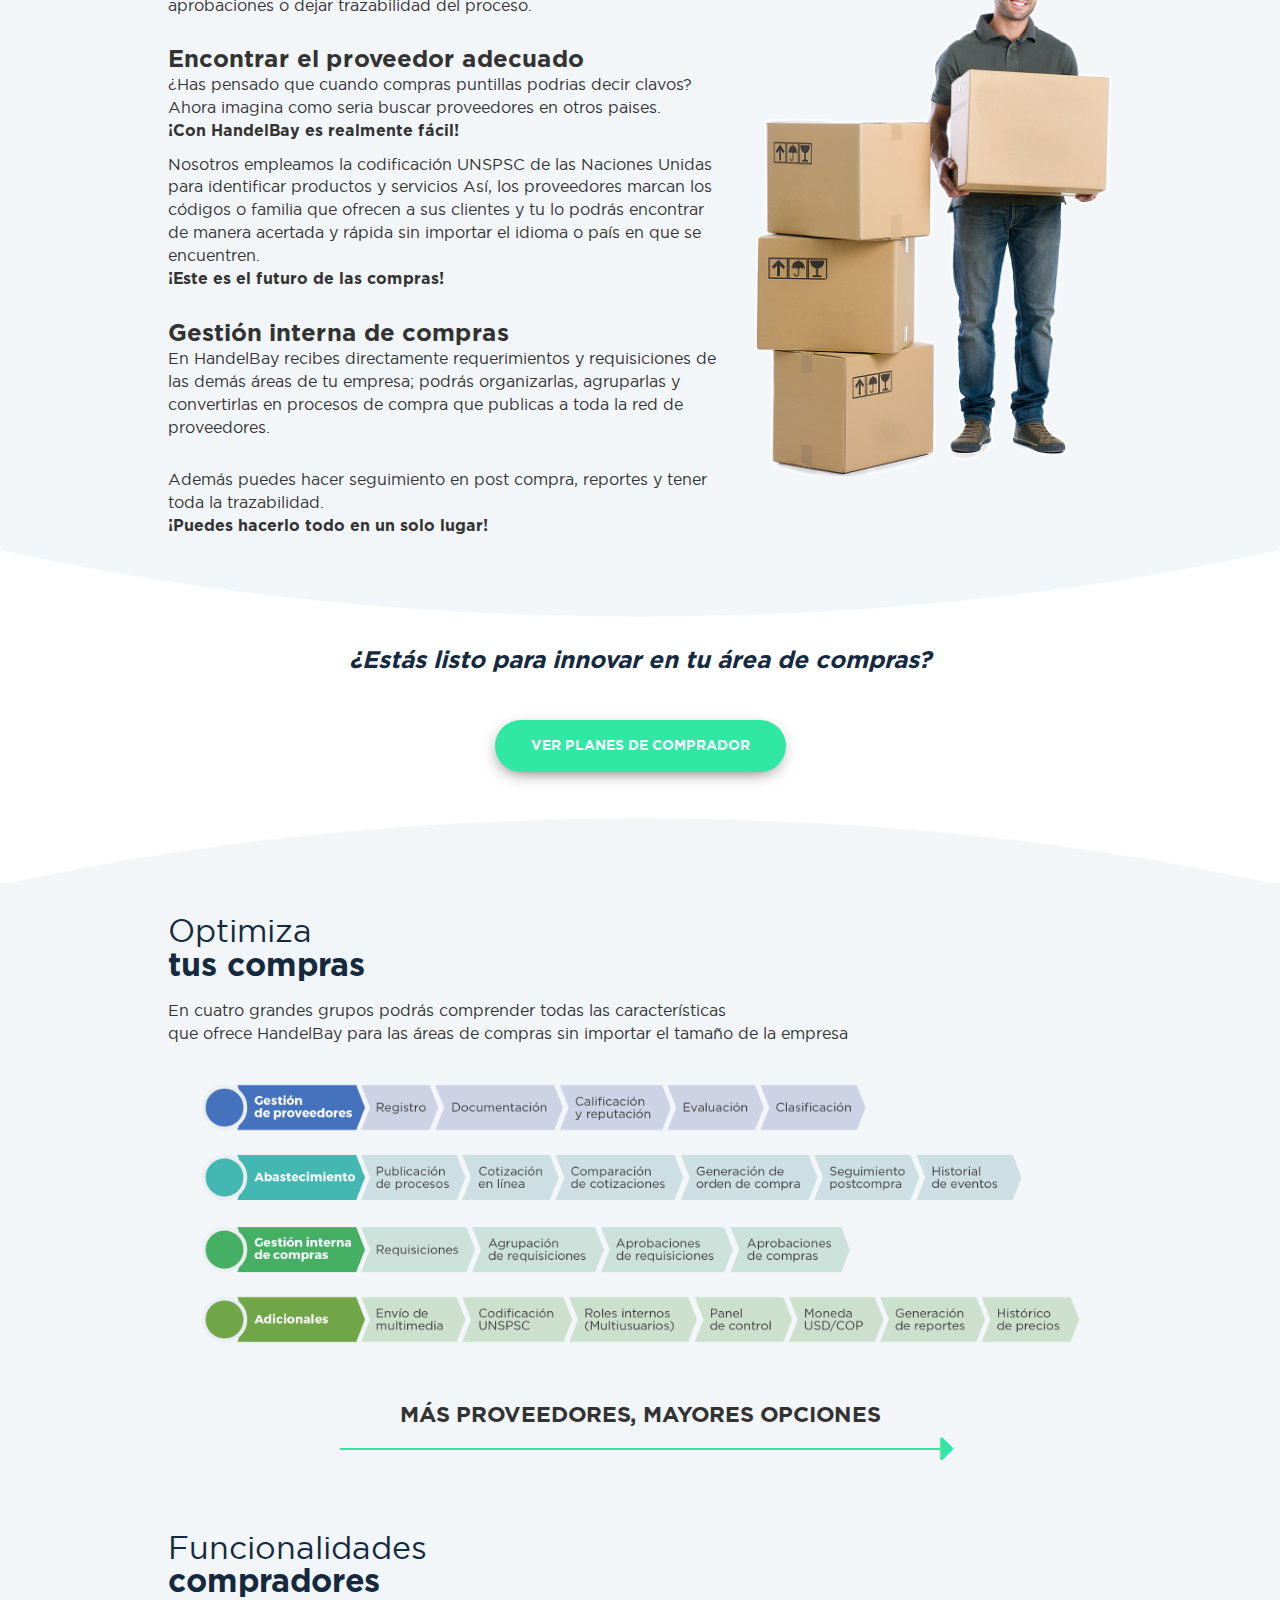
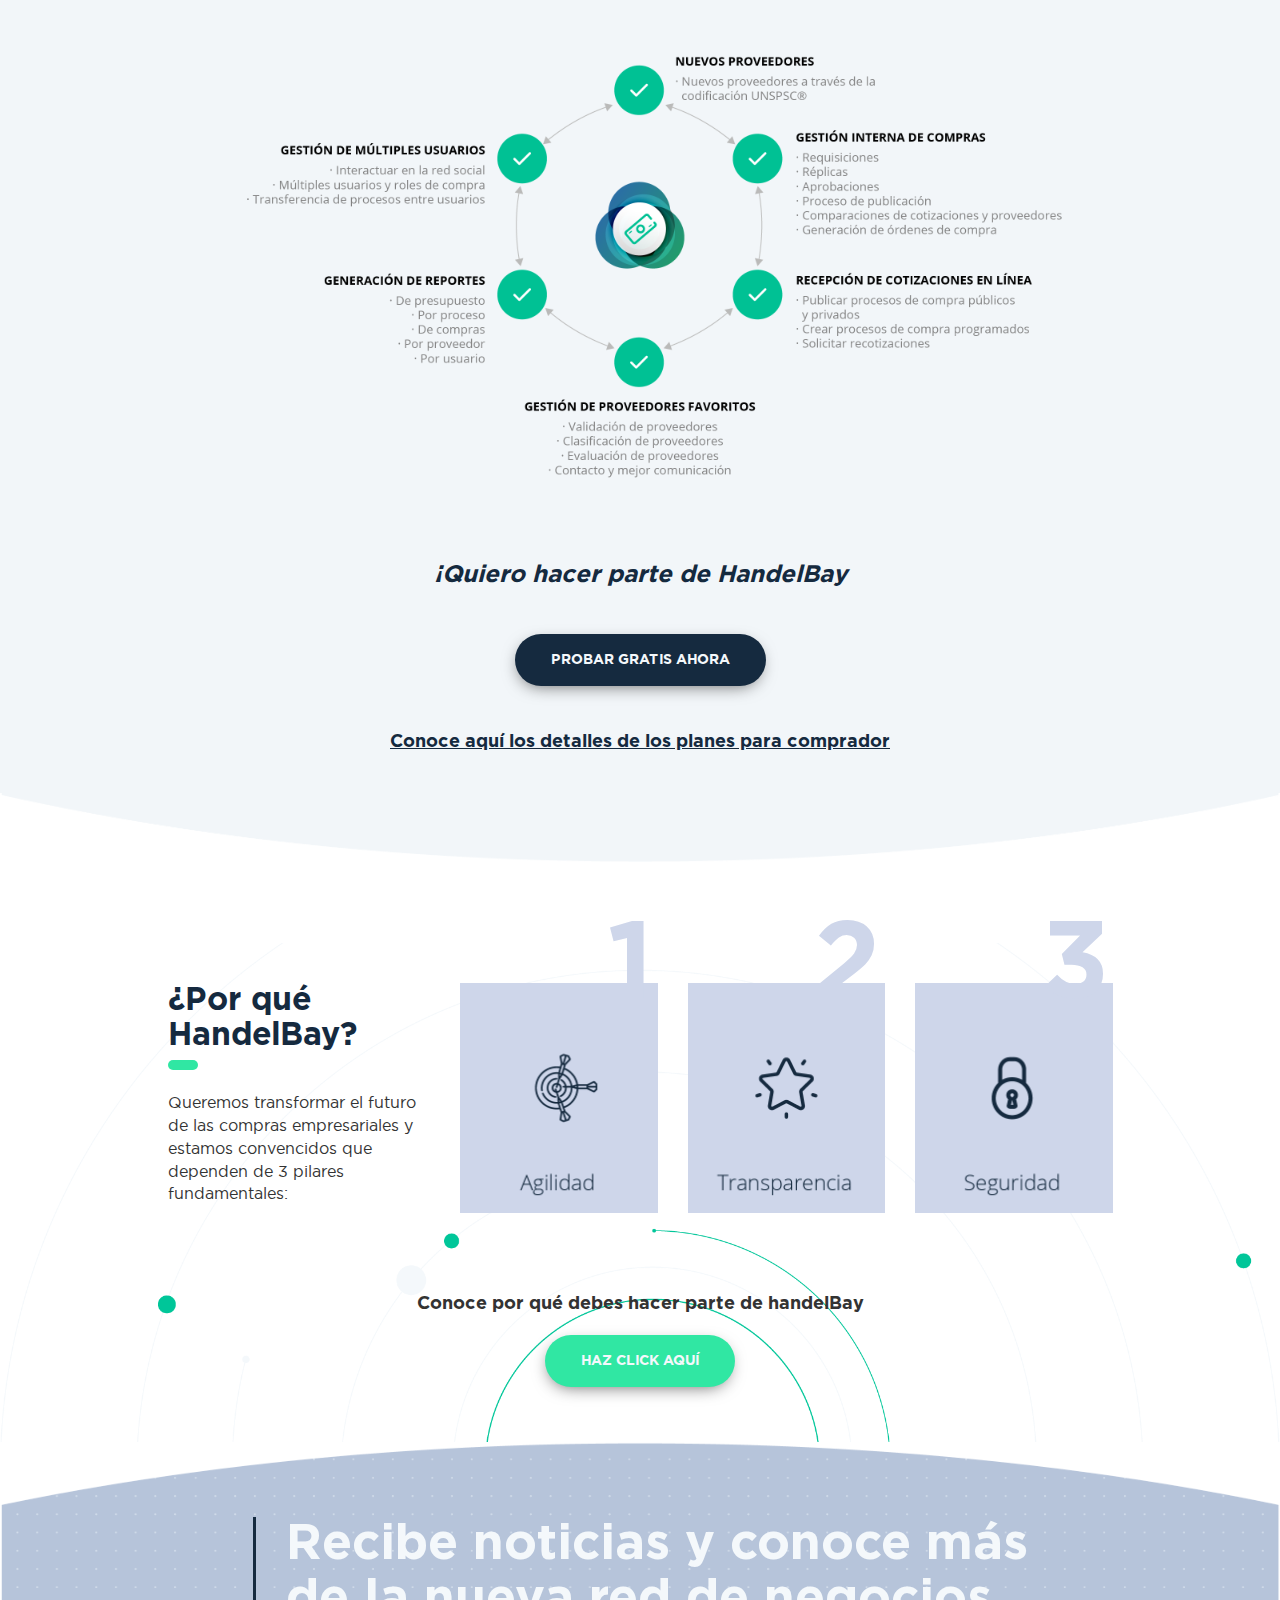
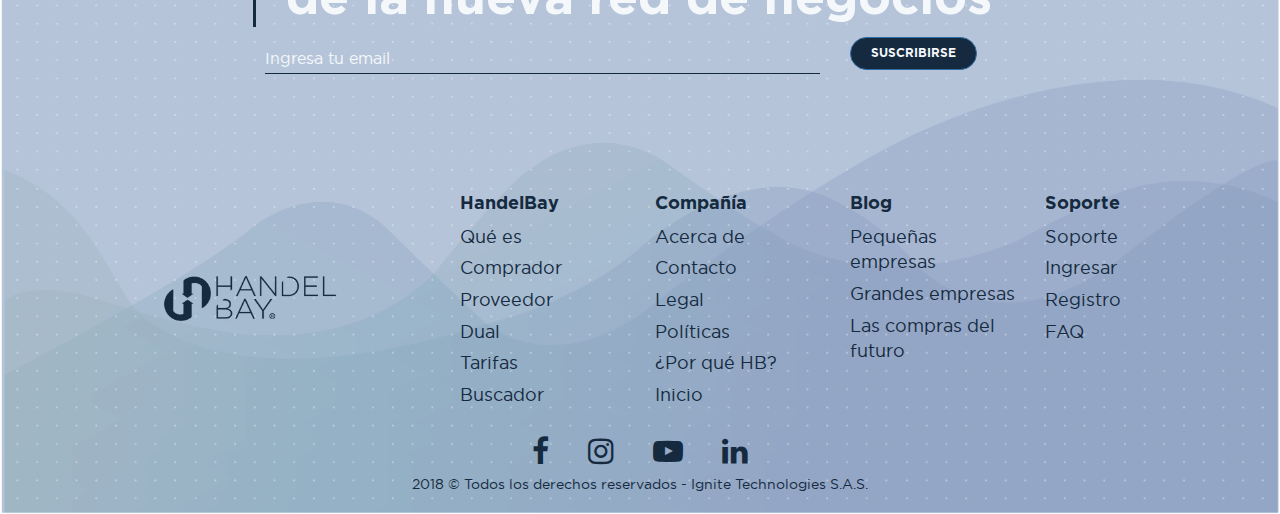
<file: compradores.html>
<!DOCTYPE html>
<html lang="en">

<head>
    <meta charset="utf-8">
    <meta http-equiv="X-UA-Compatible" content="IE=edge">
    <meta name="viewport" content="width=device-width, initial-scale=1">
    <meta name="description" content="HandelBay es un marketplace empresarial, Business to Business, que a través de la publicación
        de necesidades de compra de las empresas, y cotizaciones en línea por parte proveedores, se facilita la comunicación,
        seguimiento y control de los procesos de abastecimiento y venta. Autor: Ignite technologies. ">
    <!-- The above 3 meta tags *must* come first in the head; any other head content must come *after* these tags -->
    <title>Handelbay: Red social empresarial para compradores potenciales y proveedores competitivos </title>

    <!-- Bootstrap -->
    <link href="css/bootstrap.min.css" rel="stylesheet" type="text/css">

    <!-- Icons fontawesome-->
    <link href="css/font-awesome.min.css" rel="stylesheet" type="text/css">

    <link href="css/handelbay_landing.css" rel="stylesheet" type="text/css">
    <link href="css/medias.css" rel="stylesheet" type="text/css">


    <!-- HTML5 shim and Respond.js for IE8 support of HTML5 elements and media queries -->
    <!-- WARNING: Respond.js doesn't work if you view the page via file:// -->
    <!--[if lt IE 9]>
      <script src="https://oss.maxcdn.com/html5shiv/3.7.3/html5shiv.min.js"></script>
      <script src="https://oss.maxcdn.com/respond/1.4.2/respond.min.js"></script>
    <![endif]-->

    <!-- Global Site Tag (gtag.js) - Google Analytics -->
    <script async src="https://www.googletagmanager.com/gtag/js?id=UA-88372236-
    1"></script>
    <script>
        window.dataLayer = window.dataLayer || [];
        function gtag() { dataLayer.push(arguments); }
        gtag('js', new Date());
        gtag('config', 'UA-88372236-1');
    </script>

    <!-- Google Tag Manager -->
    <script>(function (w, d, s, l, i) {
            w[l] = w[l] || []; w[l].push({
                'gtm.start':
                    new Date().getTime(), event: 'gtm.js'
            }); var f = d.getElementsByTagName(s)[0],
                j = d.createElement(s), dl = l != 'dataLayer' ? '&l=' + l : ''; j.async = true; j.src =
                    'https://www.googletagmanager.com/gtm.js?id=' + i + dl; f.parentNode.insertBefore(j, f);
        })(window, document, 'script', 'dataLayer', 'GTM-MH3BDH3');</script>
    <!-- End Google Tag Manager -->
</head>

<body>
    <!-- Google Tag Manager (noscript) -->
    <noscript>
        <iframe src="https://www.googletagmanager.com/ns.html?id=GTM-
        MH3BDH3" height="0" width="0" style="display:none;visibility:hidden"></iframe>
    </noscript>
    <!-- End Google Tag Manager (noscript) -->

    <!-- HEADER -->
    <header>
        <nav class="navbar navbar-default navbar-fixed-top">
            <div class="container-fluid handelbay-container-fluid">
                <!-- Brand and toggle get grouped for better mobile display -->
                <div class="navbar-header navbar-header-logo">
                    <button type="button" class="navbar-toggle collapsed" data-toggle="collapse" data-target="#bs-handelbay-tradicionalcollapse-1"
                        aria-expanded="false">
                        <span class="sr-only">Toggle navigation</span>
                        <span class="icon-bar"></span>
                        <span class="icon-bar"></span>
                        <span class="icon-bar"></span>
                    </button>
                    <a class="navbar-brand" href="index.html" style="display: none;">
                        <img src="images/handelbay_img/handelbay_logo_menu.png" alt="Red social empresarial para compradores potenciales y proveedores competitivos">
                    </a>
                </div>

                <!-- Collect the nav links, forms, and other content for toggling -->
                <div class="collapse navbar-collapse handelbay-navbar-collapse" id="bs-handelbay-tradicionalcollapse-1">
                    <div class="container">
                        <ul class="nav navbar-nav handelbay-navbar-left">
                            <li>
                                <a class="logo-handelbay-img" href="index.html">
                                    <img src="images/handelbay_img/handelbay_logo_menu.png" alt="Red social empresarial para compradores potenciales y proveedores competitivos">
                                </a>
                            </li>
                            <li class="">
                                <a href="index.html">Inicio
                                    <span class="han-sr-only"></span>
                                </a>
                            </li>
                            <li>
                                <a href="compradores.html">Compradores
                                    <span class="han-sr-only"></span>
                                </a>
                            </li>
                            <li>
                                <a href="proveedores.html">Proveedores
                                    <span class="han-sr-only"></span>
                                </a>
                            </li>
                            <li>
                                <a href="tarifas.html">Tarifas
                                    <span class="han-sr-only"></span>
                                </a>
                            </li>
                            <li class="">
                                <a href="porquehandelbay.html">¿Por qué handelbay?
                                    <span class="han-sr-only"></span>
                                </a>
                            </li>
                            <li>
                                <a href="#">
                                    Blog
                                    <span class="han-sr-only"></span>
                                </a>
                            </li>
                        </ul>
                        <ul class="nav navbar-nav navbar-right handelbay-navbar-right">
                            <li class="active">
                                <a href="prueba_gratis.html">Acerca de</a>
                            </li>
                            <li>
                                <a href="#">Ingresar</a>
                            </li>
                        </ul>
                    </div>

                </div>
                <!-- /.navbar-collapse -->
            </div>
            <!-- /.container-fluid -->
        </nav>
    </header>
    <!-- END HEADER -->

    <!-- HANDELBAY INNOVATIVE -->
    <section id="buyers">
        <div class="container">
            <div class="row">
                <div class="col-md-6 col-sm-7 col-md-offset-1">
                    <div class="title" itemscope itemtype="https://handelbay.com/">
                        <h1 class="title-1" itemprop="Handelbay seguridad">¿Quieres ahorros, seguridad?</h1>
                        <h1 class="title-2" itemprop="Handelbay transparancia">y transparencia en las compras</h1>
                        <span class="handelbay-active"></span>
                    </div>
                    <div class="handelbay-text" itemscope itemtype="https://handelbay.com/">
                        <p itemprop="HandelBay es la solución">
                           HandelBay es una plataforma de compras empresariales (marketplace B2B) que conecta
                           compradores potenciales con proveedores competitivos a través de una red social empresarial.
                        </p>                    
                    </div>
                    <br>
                    <div class="title-footer">
                        <a href="" class="btn no-margin-left btn-handelbay-success btn-handelbay-black">Agenda tu demo ahora</a>
                    </div>
                </div>
                <div class="col-md-5 col-sm-5">
                    <div class="computers">
                        <img src="images/handelbay_img/handelbay_quieres_ahorros.png" alt="Es hora de usar HandelBay en tu día a día">
                    </div>
                </div>
            </div>
            <!-- .row -->
        </div>
        <!-- .container -->
    </section>
    <!-- END HANDELBAY INNOVATIVE -->

    <!-- .handelbay-background-curva -->
    <section id="handelbay-background-curva" class="handelbay-background-curva-buyers">
    </section>
    <!-- .handelbay-background-curva -->

    <!-- Ahorros en las compras -->
    <section id="savings_in_purchases" class="savings_in_purchases"> 
        <div class="container">
            <div class="row">
                <div class="col-md-4 col-sm-5 col-md-offset-1 col-sm-offset-0 col-xs-6 col-xs-offset-3 ">
                    <div class="img_man">
                        <img src="images/handelbay_img/handelbay_man_delivery.png" alt="Es hora de usar HandelBay en tu día a día">
                    </div>
                </div>
                <div class="col-md-6 col-sm-7 text-right col-xs-12">                    
                    <div class="handelbay-text" itemscope itemtype="https://handelbay.com/">
                        <h3 class="title"><b>Ahorros en las compras</b></h3>
                        <p class="text" itemprop="HandelBay es la solución">
                            ¿Imagínas poder ahorrar hasta un 70% de tiempo operativo asociado
                            a tu proceso de compras?. Con HandelBay puedes darle mejor uso a tu tiempo
                            y generar valor a tu área y a tu empresa.
                        </p>                        
                        <p class="text">
                            Podrás tener ahorros en tus compras empresariales, ya que accedes a un portafolio
                            en constante expansión de proveedores competitivos que te pueden ofrecer
                            mejores condiciones comerciales.
                        </p>                        
                        <h3 class="title space-title"><b>Proveedores verificados</b></h3>         
                        <p class="text">
                            En HandelBay realizamos la verificación de proveedores "nivel 1", 
                            lo cual consiste en validar ante diferentes entidades estatales
                            y privadas, la documentación básica de las empresas.
                            No nos gusta las empresas fantasmas que generan inseguridad 
                            en los negocios.
                        </p>
                    </div>                    
                </div>
            </div>
        </div>
    </section>
    <!-- End ahorros en las compras -->

    <!-- Red de expansión -->
    <section id="expansion_network">
        <div class="container">
            <div class="row">
                <div class="col-md-4 col-sm-4 col-md-offset-1 text-left">
                    <h3 class="title"><b>Red en expansión</b></h3>
                    <p class="text" itemprop="HandelBay es la solución">
                        Nosotros queremos que encuentres todo lo necesario
                        para tu abastecimiento, por eso nuestro grupo comercial
                        trabaja para vincular más y más proveedores de todos
                        los posibles sectores.
                    </p> 
                    <p class="text">
                        ¿Has pensado que el producto que necesitas lo puede
                        tener como excedente otra empresa que aún no
                        conoces? Qué tal si encuentras un proveedor en otra
                        zona que no conoces aún?
                    </p>
                    <p class="text">
                        La red en expansión de empresas de HandelBay
                        te permite esto y mucho más. Podrás hacer negocios
                        sin fronteras comerciales y con más proveedores.
                    </p>
                </div>
                <div class="col-md-2 col-sm-4 col-xs-6 col-xs-offset-3 col-sm-offset-0">
                    <div class="brand">
                        <img src="images/handelbay_img/handelbay_red_en_expansion.png" alt="Es hora de usar HandelBay en tu día a día">
                    </div>
                </div>
                <div class="col-md-4 col-sm-4 text-right col-xs-12">                    
                    <div class="handelbay-text" itemscope itemtype="https://handelbay.com/">
                        <h3 class="title"><b>Red social y calificaciones</b></h3>
                        <p class="text" itemprop="HandelBay red empresarial">
                           HandelBay es una red social empresarial,
                           podrás conocer quiénes son las otras empresas, 
                           qué hacen su portafolio, documentación actualizada
                           y mucho más.
                        </p>                        
                        <p class="text">
                            Las calificaciones que reciben las empresas 
                            en HandelBay se otorgan después de cada
                            negocio cerrado y son puestas por los clientes, 
                            por eso a través de la reputación podrás saber
                            cual es el proveedor perfecto para tu empresa.
                        </p>                                               
                    </div>                    
                </div>
            </div>
        </div>
    </section>
    <!-- End Red de expansión -->

    <!-- Compara cotizaciones y proveedores -->
    <section id="compare_quotes">
            <div class="container">
                <div class="row">                    
                    <div class="col-md-6 col-sm-7 col-md-offset-1">                    
                        <div class="handelbay-text" itemscope itemtype="https://handelbay.com/">
                            <h3 class="title"><b>Compara cotizaciones y proveedores</b></h3>
                            <p class="text" itemprop="HandelBay es la solución">
                                ¿Imagínas poder hacer un cuadro comparativo de los proveedores y sus cotizaciones?
                                En HandelBay lo puedes hacer con solo un click. Además puedes generar
                                reportes de la comparación para solicitar aprobaciones
                                o dejar trazabilidad del proceso.

                            </p>   
                            <h3 class="title space-title"><b>Encontrar el proveedor adecuado</b></h3>                     
                            <p class="text">
                                ¿Has pensado que cuando compras puntillas podrias decir clavos?
                                Ahora imagina como seria buscar proveedores en otros paises.<br>
                                <b class="info_title">¡Con HandelBay es realmente fácil!</b>
                            </p>                                                   
                            <p class="text">
                               Nosotros empleamos la codificación UNSPSC de las Naciones Unidas
                               para identificar productos y servicios Así, los proveedores marcan
                               los códigos o familia que ofrecen a sus clientes y tu lo podrás
                               encontrar de manera acertada y rápida sin importar el idioma
                               o país en que se encuentren.<br>
                               <b class="info_title">¡Este es el futuro de las compras!</b>
                            </p>
                            <h3 class="title space-title"><b>Gestión interna de compras</b></h3>
                            <p class="text">En HandelBay recibes directamente requerimientos y requisiciones
                                 de las demás áreas de tu empresa; podrás organizarlas, 
                                 agruparlas y convertirlas en procesos de compra que publicas
                                 a toda la red de proveedores.
                            </p>
                            
                            <p class="text space-title">
                                Además puedes hacer seguimiento en post compra, reportes 
                                y tener toda la trazabilidad.<br>
                                <b class="info_title">¡Puedes hacerlo todo en un solo lugar!</b>
                            </p>                  
                        </div>                    
                    </div>
                    <div class="col-md-4 col-sm-5 col-xs-6 col-xs-offset-3 col-sm-offset-0">
                        <div class="brand">
                            <img src="images/handelbay_img/handelbay_man2_delivery.png" alt="Es hora de usar HandelBay en tu día a día">
                        </div>
                    </div>
                </div>
            </div>
    </section>
    <!-- End Compara cotizaciones y proveedores -->

    <!-- .handelbay-background-curva -->
    <section id="handelbay-background-curva-bottom">        
    </section>
    <!-- .handelbay-background-curva -->

    <!-- Listo para innovar -->
    <section id="ready_to_innovate">
        <div class="container">
            <div class="title-footer text-center">
                <h3>¿Estás listo para innovar en tu área de compras?</h3>
                <a href="#" class="btn btn-handelbay-success">VER PLANES DE COMPRADOR</a>                
            </div>
        </div>
    </section>
    <!-- End Listo para innovar -->

    <!-- .handelbay-background-curva -->
    <section id="handelbay-background-curva">
    </section>
    <!-- .handelbay-background-curva -->

    <!-- Optimiza tus compras -->
    <section id="optimize_your_purchases">
        <div class="container">
            <div class="row">
                <div class="col-md-10 col-sm-12 col-md-offset-1">
                    <div class="title" itemscope itemtype="https://handelbay.com/">
                        <h1 class="title-1" itemprop="Handelbay seguridad">Optimiza</h1>
                        <h1 class="title-2" itemprop="Handelbay transparancia">tus compras</h1>                        
                    </div>
                    <div class="handelbay-text" itemscope itemtype="https://handelbay.com/">
                        <p itemprop="HandelBay es la solución">
                           En cuatro grandes grupos podrás comprender todas las características<br>
                           que ofrece HandelBay para las áreas de compras sin importar el tamaño de la empresa
                        </p>                    
                    </div>   
                    <div class="img_buyers">
                        <img src="images/handelbay_img/handelbay_optimiza_compras.png" alt="Optimiza tus compras">
                    </div>
                </div>                
            </div>
            <!-- .row -->
            <div class="title_content text-center">
                <h2 class="title">                        
                    Más proveedores, mayores opciones
                    <i class="fa fa-caret-right"></i>
                </h2>
            </div>
            <div class="row">
                <div class="col-md-10 col-sm-12 col-md-offset-1">
                    <div class="title" itemscope itemtype="https://handelbay.com/">
                        <h1 class="title-1" itemprop="Handelbay seguridad">Funcionalidades</h1>
                        <h1 class="title-2" itemprop="Handelbay transparancia">compradores</h1>                        
                    </div>                     
                    <div class="img_buyers">
                        <img src="images/handelbay_img/handelbay_funcionalidades_compradores.png" alt="Funcionalidades compradores">
                    </div>
                    <div class="title-footer text-center">
                        <h3>¡Quiero hacer parte de HandelBay</h3>
                        <a href="#" class="btn btn-handelbay-success btn-handelbay-black">PROBAR GRATIS AHORA</a>
                        <h4>
                            <a href="" class="subtitle">Conoce aquí los detalles de los planes para comprador</a>
                        </h4>
                    </div>
                </div>                
            </div>
            <!-- .row -->
        </div>
        <!-- .container -->
    </section>
    <!-- End Optimiza tus compras -->

    <!-- .handelbay-background-curva -->
    <section id="handelbay-background-curva-bottom">        
    </section>
    <!-- .handelbay-background-curva -->
    
    <!-- END BECAUSE HANDELBAY -->
    <section id="because-handelbay">
        <div class="container">
            <div class="row">
                <div class="col-md-3 col-sm-12 col-xs-12 col-md-offset-1">
                    <div class="title" itemscope itemtype="https://handelbay.com/">
                        <h1 class="title-2" itemprop="Handelbay en tu día a día">¿Por qué
                            <br>HandelBay?</h1>
                        <span class="handelbay-active"></span>
                    </div>
                    <div class="handelbay-text" itemscope itemtype="https://handelbay.com/">
                        <p itemprop="HandelBay es la solución">
                            Queremos transformar el futuro de las compras empresariales y estamos convencidos que dependen de 3 pilares fundamentales:
                        </p>
                    </div>
                </div>
                <div class="col-md-7 col-sm-12 col-xs-12">
                    <div class="row">
                        <div class="col-md-4 col-sm-4 col-xs-6">
                            <div class="image-1">
                                <span>1</span>
                                <a href="javascript:void(0)">
                                    <img src="images/handelbay_img/handelbay_porque_1.png" alt="Agilidad">
                                    <div class="handelbay-effect-hover" itemscope itemtype="https://handelbay.com/" style="display: none;">
                                        <div class="because-handelbay_text">
                                            <h3 class="title" itemprop="futuro">Agilidad</h3>
                                            <p>
                                                Reduce un 70% el
                                                tiempo operativo del
                                                área de compras.
                                                Optimiza en un 80% la
                                                gestión comercial.
                                            </p>
                                        </div> 
                                    </div>
                                </a>
                            </div>
                        </div>
                        <div class="col-md-4 col-sm-4 col-xs-6">
                            <div class="image-1">
                                <span>2</span>
                                <a href="javascript:void(0)">
                                    <img src="images/handelbay_img/handelbay_porque_2.png" alt="Agilidad">
                                    <div class="handelbay-effect-hover" itemscope itemtype="https://handelbay.com/" style="display: none;">
                                        <div class="because-handelbay_text">
                                            <h3 class="title" itemprop="transformar">Transparencia</h3>
                                            <p>
                                                Trabaja
                                                colaborativamente y
                                                conserva la trazabilidad
                                                de tus procesos para
                                                facilitar la toma de
                                                decisiones.                                            
                                            </p>
                                        </div>
                                    </div>
                                </a>
                            </div>
                        </div>
                        <div class="col-md-4 col-sm-4 col-xs-6">
                            <div class="image-1">
                                <a href="javascript:void(0)">
                                    <span>3</span>
                                    <img src="images/handelbay_img/handelbay_porque_3.png" alt="Agilidad">
                                    <div class="handelbay-effect-hover" itemscope itemtype="https://handelbay.com/" style="display: none;">
                                        <div class="because-handelbay_text">
                                            <h3 class="title" itemprop="empresariales">Seguridad</h3>
                                            <p>
                                                HandelBay verifica la
                                                legitimidad de las
                                                empresas registradas a
                                                través de las entidades
                                                reguladoras.
                                            </p>
                                        </div>
                                    </div>
                                </a>
                            </div>
                        </div>
                    </div>
                </div>
            </div>
            <!-- .row -->
            <div class="row btn-content-handelbay">
                <div class="col-md-12 text-center" itemscope>
                    <h3 itemprop="handelbay">
                        Conoce por qué debes hacer parte de handelBay
                    </h3>
                    <a href="#" class="btn btn-handelbay-success">Haz click aquí</a>
                </div>
            </div>
        </div>
        <!-- .container -->
    </section>
    <!-- END BECAUSE HANDELBAY -->

    <!-- FOOTER -->
    <footer>
        <div class="container">
            <div class="row">
                <div class="col-md-12">
                    <div class="handelbay-form-subscribe">
                        <div class="title text-center" itemscope>
                            <h1 class="text-left" itemprop="noticias">
                                Recibe noticias y conoce más
                                <br> de la nueva red de negocios
                            </h1>
                        </div>
                        <div class="handelbay-form text-center">
                            <form class="form-inline">
                                <div class="row">
                                    <div class="col-md-6 col-sm-6 col-xs-6 col-xs-offset-1 col-sm-offset-1 col-md-offset-2">
                                        <input type="email" class="" placeholder="Ingresa tu email">
                                    </div>
                                    <div class="col-md-3 col-sm-3 col-xs-3 text-left">
                                        <button type="submit" class="btn btn-primary">Suscribirse</button>
                                    </div>
                                </div>
                            </form>
                        </div>
                    </div>
                    <!-- .handelbay-form-subscribe -->
                </div>
            </div>
            <!-- .row -->
            <div class="row">
                <div class="col-md-4 col-sm-4 handelbay-img-footer text-center">
                    <a href="#">
                        <img src="images/handelbay_img/handelbay_logo_footer.png" alt="Red social empresarial para compradores potenciales y proveedores competitivos">
                    </a>
                </div>
                <div class="col-md-2 col-sm-2 col-xs-4">
                    <ul class="handelbay-HandelBay">
                        <li class="active">
                            <a href="#">HandelBay</a>
                        </li>
                        <li class="">
                            <a href="#">Qué es</a>
                        </li>
                        <li class="">
                            <a href="#">Comprador</a>
                        </li>
                        <li class="">
                            <a href="#">Proveedor</a>
                        </li>
                        <li class="">
                            <a href="#">Dual</a>
                        </li>
                        <li class="">
                            <a href="#">Tarifas</a>
                        </li>
                        <li class="">
                            <a href="#">Buscador</a>
                        </li>
                    </ul>
                </div>
                <div class="col-md-2 col-sm-2 col-xs-4">
                    <ul class="handelbay-HandelBay">
                        <li class="active">
                            <a href="#">Compañía</a>
                        </li>
                        <li class="">
                            <a href="#">Acerca de</a>
                        </li>
                        <li class="">
                            <a href="#">Contacto</a>
                        </li>
                        <li class="">
                            <a href="terminos_condiciones.html">Legal</a>
                        </li>
                        <li class="">
                            <a href="#">Políticas</a>
                        </li>
                        <li class="">
                            <a href="#">¿Por qué HB?</a>
                        </li>
                        <li class="">
                            <a href="#">Inicio</a>
                        </li>
                    </ul>
                </div>
                <div class="col-md-2 col-sm-2 col-xs-4">
                    <ul class="handelbay-HandelBay">
                        <li class="active">
                            <a href="#">Blog</a>
                        </li>
                        <li class="">
                            <a href="#">Pequeñas empresas</a>
                        </li>
                        <li class="">
                            <a href="#">Grandes empresas</a>
                        </li>
                        <li class="">
                            <a href="#">Las compras del futuro</a>
                        </li>
                    </ul>
                </div>

                <div class="col-md-2 col-sm-2 col-xs-12">
                    <ul class="handelbay-HandelBay">
                        <li class="active">
                            <a href="#">Soporte</a>
                        </li>
                        <li class="">
                            <a href="#">Soporte</a>
                        </li>
                        <li class="">
                            <a href="#">Ingresar</a>
                        </li>
                        <li class="">
                            <a href="#">Registro</a>
                        </li>
                        <li class="">
                            <a href="#">FAQ</a>
                        </li>
                    </ul>
                </div>
            </div>
            <!-- .row -->
            <div class="row">
                <div class="handelbay-social-network text-center">
                    <a href="#">
                        <i class="fa fa-facebook" aria-hidden="true"></i>
                    </a>
                    <a href="">
                        <i class="fa fa-instagram" aria-hidden="true"></i>
                    </a>
                    <a href="#">
                        <i class="fa fa-youtube-play" aria-hidden="true"></i>
                    </a>
                    <a href="#">
                        <i class="fa fa-linkedin" aria-hidden="true"></i>
                    </a>
                </div>
                <div class="col-md-12 text-center handelbay-ignite">
                    <p>2018 © Todos los derechos reservados -
                        <a href="#">Ignite Technologies S.A.S.</a>
                    </p>
                </div>
            </div>
            <!-- .row -->
        </div>
        <!-- .container -->
    </footer>
    <!-- END FOOTER -->

    <!-- jQuery (necessary for Bootstrap's JavaScript plugins) -->
    <script src="js/jquery-3.2.1.min.js"></script>
    <!-- Include all compiled plugins (below), or include individual files as needed -->
    <!---<script type="text/javascript" src="js/jquery-3.2.1.min.js"></script>-->
    <script src="js/bootstrap.min.js"></script>

    <script type="application/ld+json">
        {
        "@context": "http://schema.org",
        "@type": "Organization",
        "url": "https://handelbay.com",
        "name": "Handelbay",
        "contactPoint": {
        "@type": "ContactPoint",
        "email": "info@handelbay.com",
        "telephone": "+57-3209956344",
        "contactType": "Customer service"
        }
    }
    </script>

    <script src="js/functions.js"></script>
</body>
</file>
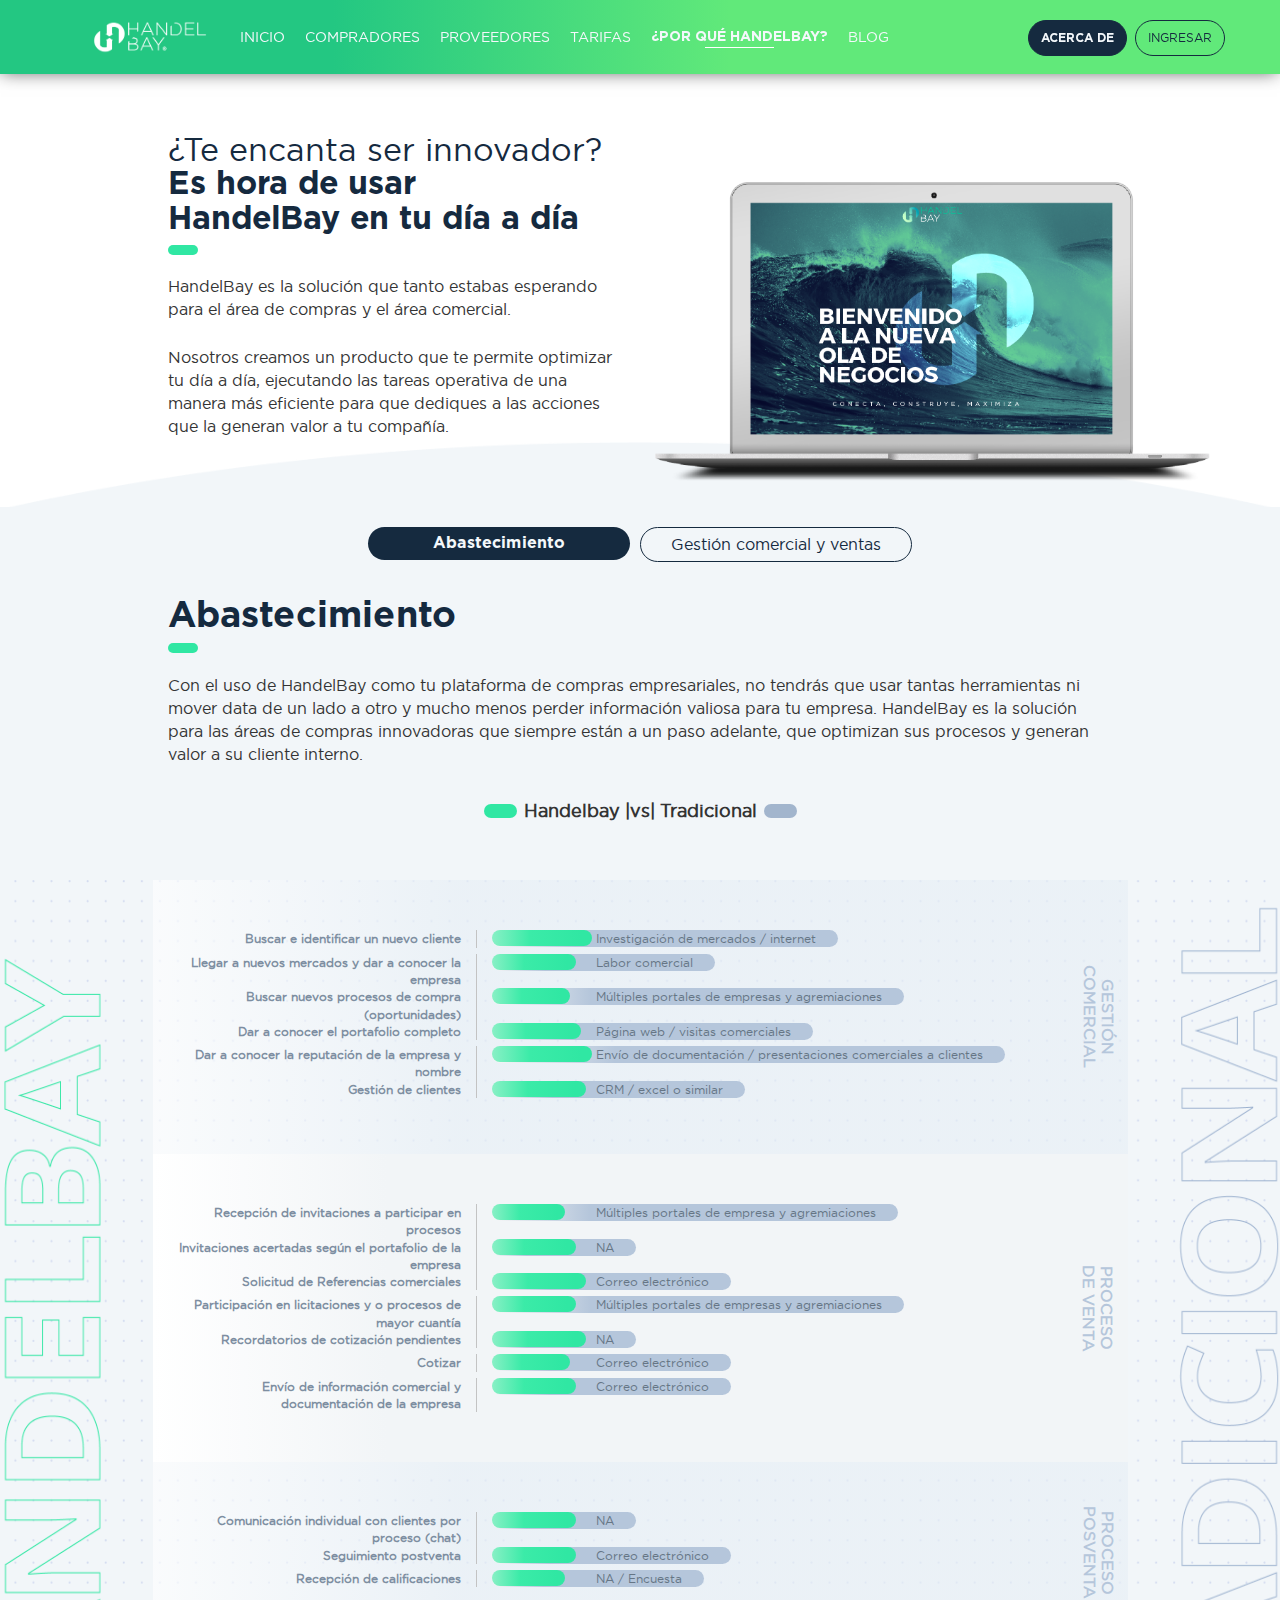
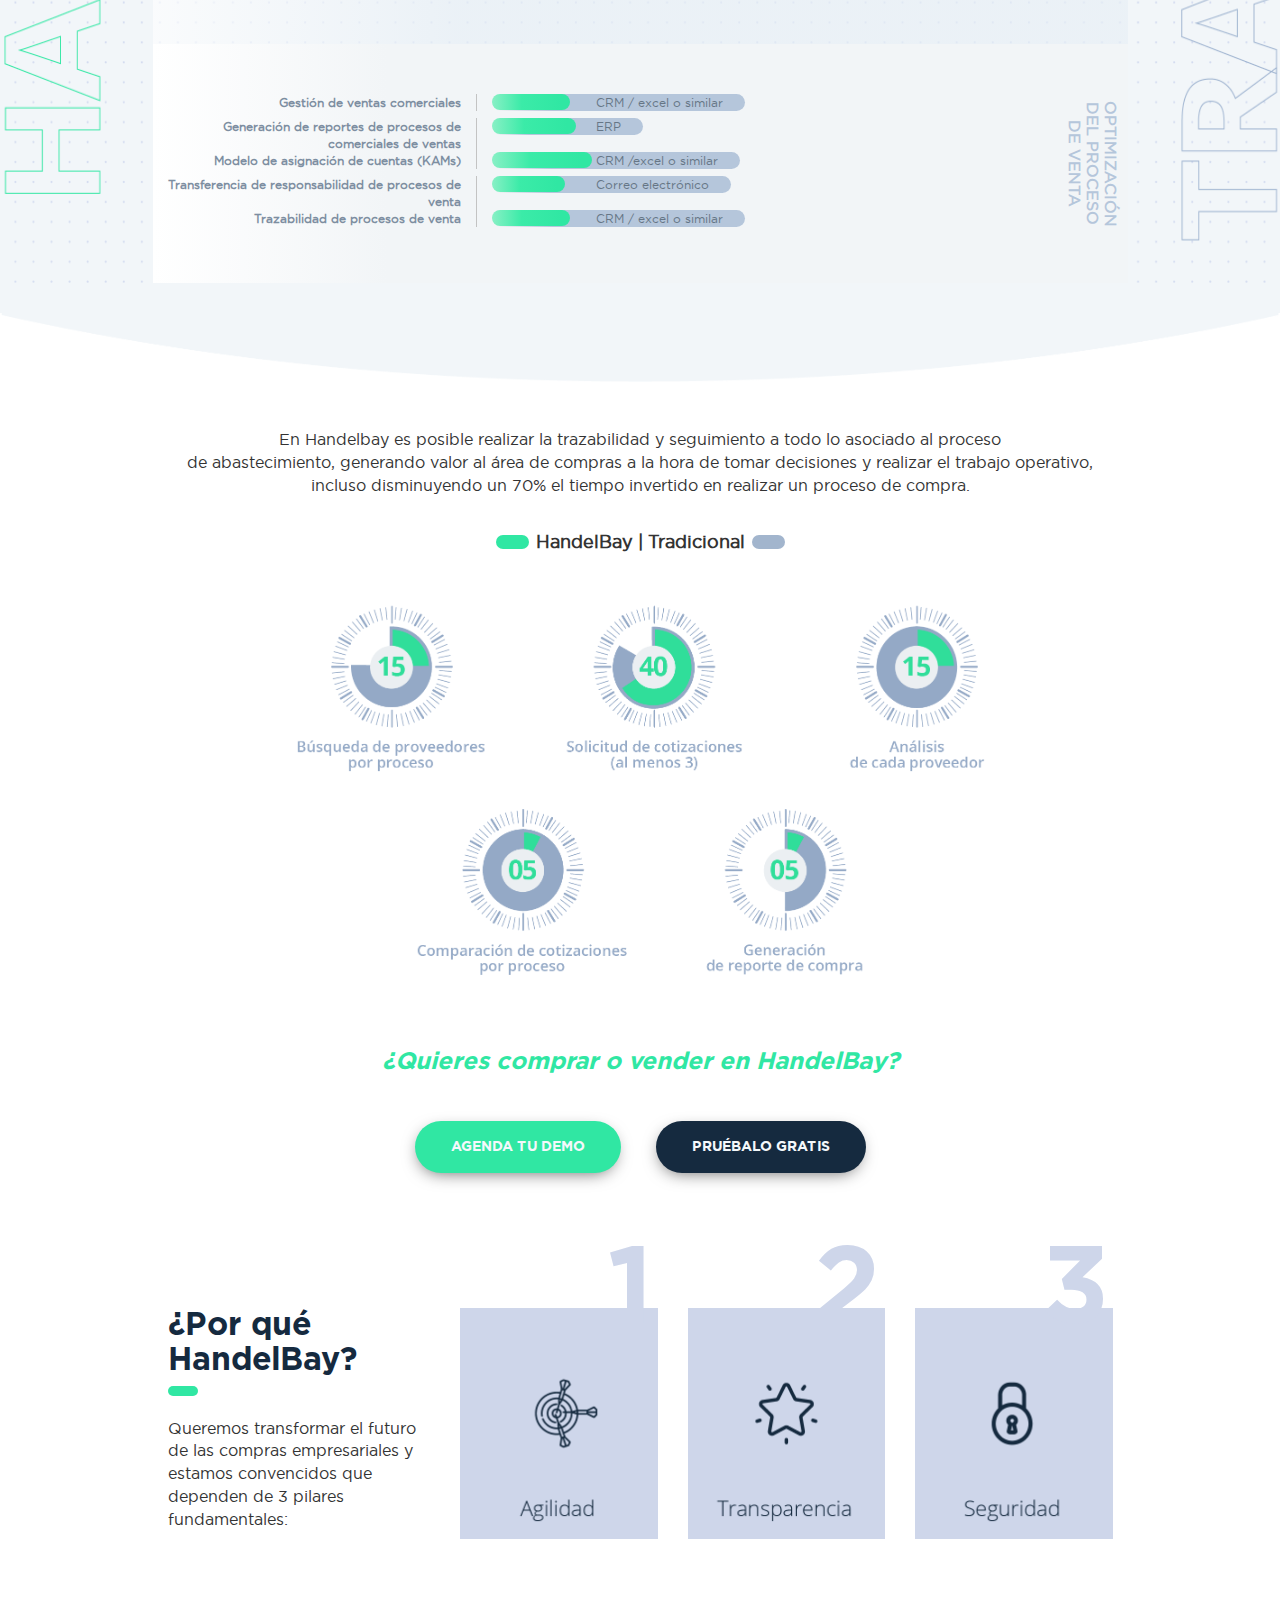
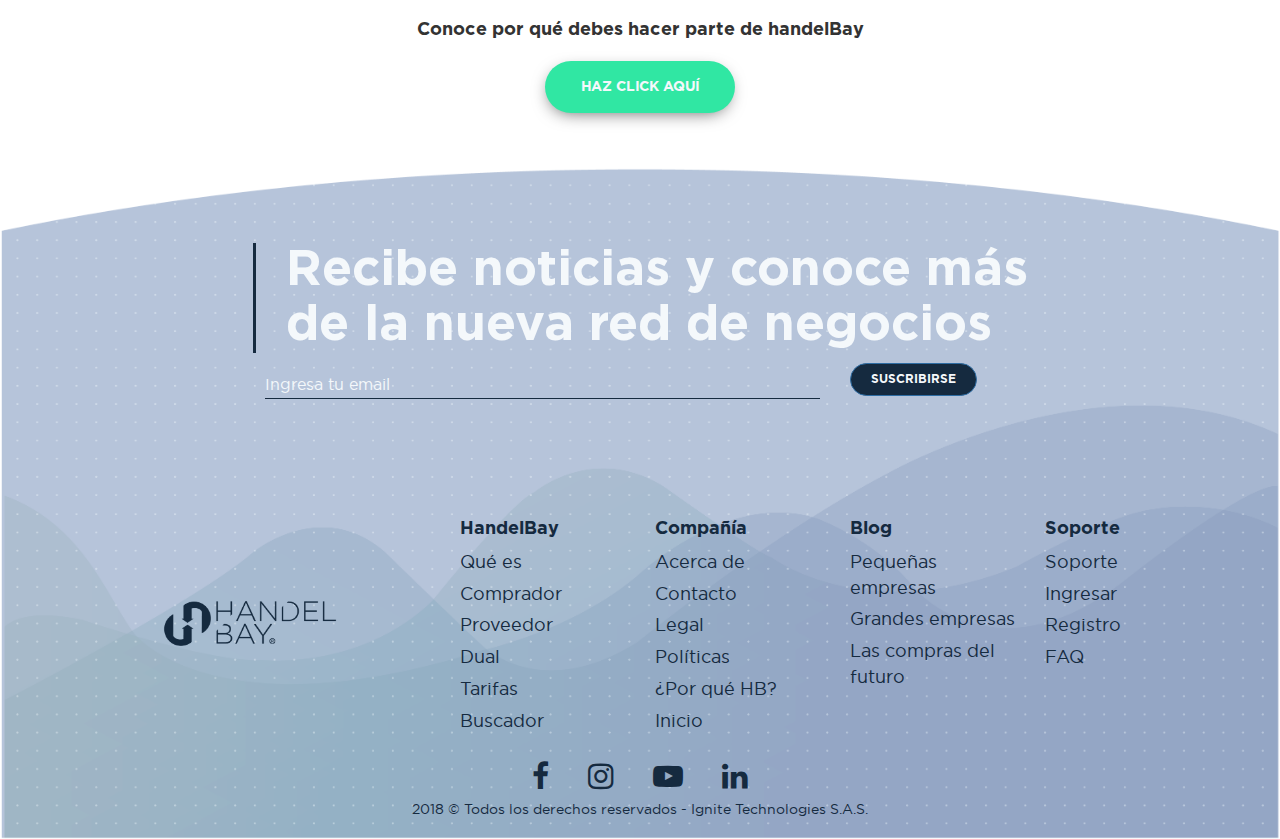
<file: porquehandelbay.html>
<!DOCTYPE html>
<html lang="en">

<head>
    <meta charset="utf-8">
    <meta http-equiv="X-UA-Compatible" content="IE=edge">
    <meta name="viewport" content="width=device-width, initial-scale=1">
    <meta name="description" content="HandelBay es un marketplace empresarial, Business to Business, que a través de la publicación
        de necesidades de compra de las empresas, y cotizaciones en línea por parte proveedores, se facilita la comunicación,
        seguimiento y control de los procesos de abastecimiento y venta. Autor: Ignite technologies. ">
    <!-- The above 3 meta tags *must* come first in the head; any other head content must come *after* these tags -->
    <title>Handelbay: Red social empresarial para compradores potenciales y proveedores competitivos </title>

    <!-- Bootstrap -->
    <link href="css/bootstrap.min.css" rel="stylesheet" type="text/css">

    <!-- Icons fontawesome-->
    <link href="css/font-awesome.min.css" rel="stylesheet" type="text/css">

    <link href="css/handelbay_landing.css" rel="stylesheet" type="text/css">
    <link href="css/medias.css" rel="stylesheet" type="text/css">


    <!-- HTML5 shim and Respond.js for IE8 support of HTML5 elements and media queries -->
    <!-- WARNING: Respond.js doesn't work if you view the page via file:// -->
    <!--[if lt IE 9]>
      <script src="https://oss.maxcdn.com/html5shiv/3.7.3/html5shiv.min.js"></script>
      <script src="https://oss.maxcdn.com/respond/1.4.2/respond.min.js"></script>
    <![endif]-->

    <!-- Global Site Tag (gtag.js) - Google Analytics -->
    <script async src="https://www.googletagmanager.com/gtag/js?id=UA-88372236-
    1"></script>
    <script>
        window.dataLayer = window.dataLayer || [];
        function gtag() { dataLayer.push(arguments); }
        gtag('js', new Date());
        gtag('config', 'UA-88372236-1');
    </script>

    <!-- Google Tag Manager -->
    <script>(function (w, d, s, l, i) {
            w[l] = w[l] || []; w[l].push({
                'gtm.start':
                    new Date().getTime(), event: 'gtm.js'
            }); var f = d.getElementsByTagName(s)[0],
                j = d.createElement(s), dl = l != 'dataLayer' ? '&l=' + l : ''; j.async = true; j.src =
                    'https://www.googletagmanager.com/gtm.js?id=' + i + dl; f.parentNode.insertBefore(j, f);
        })(window, document, 'script', 'dataLayer', 'GTM-MH3BDH3');</script>
    <!-- End Google Tag Manager -->
</head>

<body>
    <!-- Google Tag Manager (noscript) -->
    <noscript>
        <iframe src="https://www.googletagmanager.com/ns.html?id=GTM-
        MH3BDH3" height="0" width="0" style="display:none;visibility:hidden"></iframe>
    </noscript>
    <!-- End Google Tag Manager (noscript) -->

    <!-- HEADER -->
    <header>
        <nav class="navbar navbar-default navbar-fixed-top">
            <div class="container-fluid handelbay-container-fluid">
                <!-- Brand and toggle get grouped for better mobile display -->
                <div class="navbar-header navbar-header-logo">
                    <button type="button" class="navbar-toggle collapsed" data-toggle="collapse" data-target="#bs-handelbay-tradicionalcollapse-1"
                        aria-expanded="false">
                        <span class="sr-only">Toggle navigation</span>
                        <span class="icon-bar"></span>
                        <span class="icon-bar"></span>
                        <span class="icon-bar"></span>
                    </button>
                    <a class="navbar-brand" href="index.html" style="display: none;">
                        <img src="images/handelbay_img/handelbay_logo_menu.png" alt="Red social empresarial para compradores potenciales y proveedores competitivos">
                    </a>
                </div>

                <!-- Collect the nav links, forms, and other content for toggling -->
                <div class="collapse navbar-collapse handelbay-navbar-collapse" id="bs-handelbay-tradicionalcollapse-1">
                    <div class="container">
                        <ul class="nav navbar-nav handelbay-navbar-left">
                            <li>
                                <a class="logo-handelbay-img" href="index.html">
                                    <img src="images/handelbay_img/handelbay_logo_menu.png" alt="Red social empresarial para compradores potenciales y proveedores competitivos">
                                </a>
                            </li>
                            <li class="">
                                <a href="index.html">Inicio
                                    <span class="han-sr-only"></span>
                                </a>
                            </li>
                            <li>
                                <a href="compradores.html">Compradores
                                    <span class="han-sr-only"></span>
                                </a>
                            </li>
                            <li>
                                <a href="proveedores.html">Proveedores
                                    <span class="han-sr-only"></span>
                                </a>
                            </li>
                            <li>
                                <a href="tarifas.html">Tarifas
                                    <span class="han-sr-only"></span>
                                </a>
                            </li>
                            <li class="">
                                <a href="porquehandelbay.html">¿Por qué handelbay?
                                    <span class="han-sr-only"></span>
                                </a>
                            </li>
                            <li>
                                <a href="#">
                                    Blog
                                    <span class="han-sr-only"></span>
                                </a>
                            </li>
                        </ul>
                        <ul class="nav navbar-nav navbar-right handelbay-navbar-right">
                            <li class="active">
                                <a href="prueba_gratis.html">Acerca de</a>
                            </li>
                            <li>
                                <a href="#">Ingresar</a>
                            </li>
                        </ul>
                    </div>

                </div>
                <!-- /.navbar-collapse -->
            </div>
            <!-- /.container-fluid -->
        </nav>
    </header>
    <!-- END HEADER -->

    <!-- HANDELBAY INNOVATIVE -->
    <section id="handelbay-innovative">
        <div class="container">
            <div class="row">
                <div class="col-md-5 col-sm-6 col-md-offset-1">
                    <div class="title" itemscope itemtype="https://handelbay.com/">
                        <h1 class="title-1" itemprop="Handelbay Innvador">¿Te encanta ser innovador?</h1>
                        <h1 class="title-2" itemprop="Handelbay en tu día a día">Es hora de usar
                            <br> HandelBay en tu día a día</h1>
                        <span class="handelbay-active"></span>
                    </div>
                    <div class="handelbay-text" itemscope itemtype="https://handelbay.com/">
                        <p itemprop="HandelBay es la solución">
                            HandelBay es la solución que tanto estabas esperando para el área de compras y el área comercial.
                        </p>
                        <p itemprop="HandelBay te permite optimizar">
                            Nosotros creamos un producto que te permite optimizar tu día a día, ejecutando las tareas operativa de una manera más eficiente
                            para que dediques a las acciones que la generan valor a tu compañía.
                        </p>
                    </div>
                </div>
                <div class="col-md-6 col-sm-6">
                    <div class="computers">
                        <img src="images/handelbay_img/handelbay_computador.png" alt="Es hora de usar HandelBay en tu día a día">
                    </div>
                </div>
            </div>
            <!-- .row -->
        </div>
        <!-- .container -->
    </section>
    <!-- END HANDELBAY INNOVATIVE -->

    <!-- .handelbay-background-curva -->
    <section id="handelbay-background-curva" class="top-backogrund-curva">

    </section>
    <!-- .handelbay-background-curva -->

    <!-- HANDELBAY ITEMS -->
    <section id="items-handelbay">
        <div class="">
            <div class="container">
                <div class="row">
                    <div class="col-md-8 col-sm-12 col-md-offset-2">
                        <div class="text-center tabs-handelbay-planes">
                            <!-- Nav tabs -->
                            <ul class="nav nav-tabs" role="tablist">
                                <li role="presentation" class="active">
                                    <a href="#Abastecimiento" aria-controls="Abastecimiento" role="tab" data-toggle="tab">Abastecimiento
                                        <span></span>
                                    </a>
                                </li>
                                <li role="presentation">
                                    <a href="#gestion_comercial" aria-controls="gestion_comercial" role="tab" data-toggle="tab">Gestión comercial y ventas
                                        <span></span>
                                    </a>
                                </li>
                            </ul>
                        </div>
                    </div>
                </div>            
            </div>
            <!-- Tab panes -->
            <div class="tab-content">
                <div role="tabpanel" class="tab-pane active" id="Abastecimiento">
                    <div class="container">
                        <div class="row">
                            <div class="col-md-10 col-sm-12 col-md-offset-1">
                                <div class="title" itemscope itemtype="https://handelbay.com/">
                                    <h1 class="title-2" itemprop="Abastecimiento">Abastecimiento</h1>
                                    <span class="handelbay-active"></span>
                                </div>
                                <div class="handelbay-text" itemscope itemtype="https://handelbay.com/">
                                    <p itemprop="plataforma">
                                        Con el uso de HandelBay como tu plataforma de compras empresariales, no tendrás que usar tantas herramientas ni mover data
                                        de un lado a otro y mucho menos perder información valiosa para tu empresa. HandelBay
                                        es la solución para las áreas de compras innovadoras que siempre están a un paso
                                        adelante, que optimizan sus procesos y generan valor a su cliente interno.
                                    </p>
                                </div>
                                <div class="handelbay-tradicional-title text-center">
                                    <h4>Handelbay |vs| Tradicional
                                        <span class="line-left"></span>
                                        <span class="line-right"></span>
                                    </h4>
                                </div>
                            </div>
                        </div>
                        <!-- .row -->
                    </div>
                    <!-- .container -->
                    <div class="handelbay-tradicional-content">
                        <div class="container">
                            <div class="row">
                                <div class="col-md-10 col-sm-12 col-md-offset-1 background-1">
                                    <div class="title-last">
                                        <span>Gestión
                                            <br>comercial</span>
                                    </div>
                                    <div class="row handelbay-progress">
                                        <div class="col-md-4 col-sm-4 first-text" itemscope>
                                            <p class="text-left-handelbay" itemprop="cliente">
                                                Buscar e identificar un nuevo cliente
                                            </p>
                                        </div>
                                        <div class="col-md-7 col-sm-7">
                                            <div class="text-right-handelbay">
                                                <div class="barra-progress" itemscope>
                                                    <div>
                                                        <span style="width: 100px;"></span>
                                                    </div>
                                                    <span itemprop="Investigación">Investigación de mercados / internet</span>
                                                </div>
                                            </div>
                                        </div>
                                    </div>
                                    <!-- .row -->

                                    <div class="row handelbay-progress">
                                        <div class="col-md-4 col-sm-4 first-text" itemscope>
                                            <p class="text-left-handelbay" itemprop="mercados">
                                                Llegar a nuevos mercados y dar a conocer la empresa
                                            </p>
                                        </div>
                                        <div class="col-md-7 col-sm-7">
                                            <div class="text-right-handelbay">
                                                <div class="barra-progress" itemscope>
                                                    <div>
                                                        <span style="width: 84px"></span>
                                                    </div>
                                                    <span itemprop="labor comercial">Labor comercial</span>
                                                </div>
                                            </div>
                                        </div>
                                    </div>

                                    <div class="row handelbay-progress">
                                        <div class="col-md-4 col-sm-4 first-text" itemscope>
                                            <p class="text-left-handelbay" itemprop="procesos de compra">
                                                Buscar nuevos procesos de compra (oportunidades)
                                            </p>
                                        </div>
                                        <div class="col-md-7 col-sm-7">
                                            <div class="text-right-handelbay">
                                                <div class="barra-progress" itemscope>
                                                    <div>
                                                        <span style="width: 78px;"></span>
                                                    </div>
                                                    <span itemprop="portales">Múltiples portales de empresas y agremiaciones</span>
                                                </div>
                                            </div>
                                        </div>
                                    </div>
                                    <!-- .row -->

                                    <div class="row handelbay-progress">
                                        <div class="col-md-4 col-sm-4 first-text" itemscope>
                                            <p class="text-left-handelbay" itemprop="portafolio">
                                                Dar a conocer el portafolio completo
                                            </p>
                                        </div>
                                        <div class="col-md-7 col-sm-7">
                                            <div class="text-right-handelbay">
                                                <div class="barra-progress" itemscope>
                                                    <div>
                                                        <span style="width: 89px;"></span>
                                                    </div>
                                                    <span itemprop="visitas">Página web / visitas comerciales</span>
                                                </div>
                                            </div>
                                        </div>
                                    </div>
                                    <!-- .row -->

                                    <div class="row handelbay-progress">
                                        <div class="col-md-4 col-sm-4 first-text" itemscope>
                                            <p class="text-left-handelbay" itemprop="reputación">
                                                Dar a conocer la reputación de la empresa y nombre
                                            </p>
                                        </div>
                                        <div class="col-md-7 col-sm-7">
                                            <div class="text-right-handelbay">
                                                <div class="barra-progress" itemscope>
                                                    <div>
                                                        <span style="width: 100px;"></span>
                                                    </div>
                                                    <span itemprop="documentación">Envío de documentación / presentaciones comerciales a clientes</span>
                                                </div>
                                            </div>
                                        </div>
                                    </div>
                                    <!-- .row -->

                                    <div class="row handelbay-progress">
                                        <div class="col-md-4 col-sm-4 first-text" itemscope>
                                            <p class="text-left-handelbay" itemprop="Gestión">
                                                Gestión de clientes
                                            </p>
                                        </div>
                                        <div class="col-md-7 col-sm-7">
                                            <div class="text-right-handelbay">
                                                <div class="barra-progress" itemscope>
                                                    <div>
                                                        <span style="width: 94px;"></span>
                                                    </div>
                                                    <span itemprop="CRM">CRM / excel o similar</span>
                                                </div>
                                            </div>
                                        </div>
                                    </div>
                                    <!-- .row -->
                                </div>
                            </div>
                            <!-- .row -->

                            <div class="row">
                                <div class="col-md-10 col-sm-12 col-md-offset-1 background-2">
                                    <div class="title-last">
                                        <span>Proceso
                                            <br>De venta</span>
                                    </div>
                                    <div class="row handelbay-progress">
                                        <div class="col-md-4 col-sm-4 first-text" itemscope>
                                            <p class="text-left-handelbay" itemprop="cliente">
                                                Recepción de invitaciones a participar en procesos
                                            </p>
                                        </div>
                                        <div class="col-md-7 col-sm-7">
                                            <div class="text-right-handelbay">
                                                <div class="barra-progress" itemscope>
                                                    <div>
                                                        <span style="width: 73px;"></span>
                                                    </div>
                                                    <span itemprop="Investigación">Múltiples portales de empresa y agremiaciones</span>
                                                </div>
                                            </div>
                                        </div>
                                    </div>
                                    <!-- .row -->

                                    <div class="row handelbay-progress">
                                        <div class="col-md-4 col-sm-4 first-text" itemscope>
                                            <p class="text-left-handelbay" itemprop="mercados">
                                                Invitaciones acertadas según el portafolio de la empresa
                                            </p>
                                        </div>
                                        <div class="col-md-7 col-sm-7">
                                            <div class="text-right-handelbay">
                                                <div class="barra-progress" itemscope>
                                                    <div>
                                                        <span style="width: 84px;"></span>
                                                    </div>
                                                    <span itemprop="labor comercial">NA</span>
                                                </div>
                                            </div>
                                        </div>
                                    </div>

                                    <div class="row handelbay-progress">
                                        <div class="col-md-4 col-sm-4 first-text" itemscope>
                                            <p class="text-left-handelbay" itemprop="procesos de compra">
                                                Solicitud de Referencias comerciales
                                            </p>
                                        </div>
                                        <div class="col-md-7 col-sm-7">
                                            <div class="text-right-handelbay">
                                                <div class="barra-progress" itemscope>
                                                    <div>
                                                        <span style="width: 94px;"></span>
                                                    </div>
                                                    <span itemprop="portales">Correo electrónico</span>
                                                </div>
                                            </div>
                                        </div>
                                    </div>
                                    <!-- .row -->

                                    <div class="row handelbay-progress">
                                        <div class="col-md-4 col-sm-4 first-text" itemscope>
                                            <p class="text-left-handelbay" itemprop="portafolio">
                                                Participación en licitaciones y o procesos de mayor cuantía
                                            </p>
                                        </div>
                                        <div class="col-md-7 col-sm-7">
                                            <div class="text-right-handelbay">
                                                <div class="barra-progress" itemscope>
                                                    <div>
                                                        <span style="width: 84px;"></span>
                                                    </div>
                                                    <span itemprop="visitas">Múltiples portales de empresas y agremiaciones</span>
                                                </div>
                                            </div>
                                        </div>
                                    </div>
                                    <!-- .row -->

                                    <div class="row handelbay-progress">
                                        <div class="col-md-4 col-sm-4 first-text" itemscope>
                                            <p class="text-left-handelbay" itemprop="reputación">
                                                Recordatorios de cotización pendientes
                                            </p>
                                        </div>
                                        <div class="col-md-7 col-sm-7">
                                            <div class="text-right-handelbay">
                                                <div class="barra-progress" itemscope>
                                                    <div>
                                                        <span style="width: 94px;"></span>
                                                    </div>
                                                    <span itemprop="documentación">NA</span>
                                                </div>
                                            </div>
                                        </div>
                                    </div>
                                    <!-- .row -->

                                    <div class="row handelbay-progress">
                                        <div class="col-md-4 col-sm-4 first-text" itemscope>
                                            <p class="text-left-handelbay" itemprop="Gestión">
                                                Cotizar
                                            </p>
                                        </div>
                                        <div class="col-md-7 col-sm-7">
                                            <div class="text-right-handelbay">
                                                <div class="barra-progress" itemscope>
                                                    <div>
                                                        <span style="width: 78px;"></span>
                                                    </div>
                                                    <span itemprop="CRM">Correo electrónico</span>
                                                </div>
                                            </div>
                                        </div>
                                    </div>
                                    <!-- .row -->

                                    <div class="row handelbay-progress">
                                        <div class="col-md-4 col-sm-4 first-text" itemscope>
                                            <p class="text-left-handelbay" itemprop="Gestión">
                                                Envío de información comercial y documentación de la empresa
                                            </p>
                                        </div>
                                        <div class="col-md-7 col-sm-7">
                                            <div class="text-right-handelbay">
                                                <div class="barra-progress" itemscope>
                                                    <div>
                                                        <span style="width: 84px;"></span>
                                                    </div>
                                                    <span itemprop="CRM">Correo electrónico</span>
                                                </div>
                                            </div>
                                        </div>
                                    </div>
                                    <!-- .row -->
                                </div>
                            </div>
                            <!-- .row -->

                            <div class="row">
                                <div class="col-md-10 col-sm-12 col-md-offset-1 background-1 background-3">
                                    <div class="title-last">
                                        <span>Proceso
                                            <br>posventa</span>
                                    </div>
                                    <div class="row handelbay-progress">
                                        <div class="col-md-4 col-sm-4 first-text" itemscope>
                                            <p class="text-left-handelbay" itemprop="cliente">
                                                Comunicación individual con clientes por proceso (chat)
                                            </p>
                                        </div>
                                        <div class="col-md-7 col-sm-7">
                                            <div class="text-right-handelbay">
                                                <div class="barra-progress" itemscope>
                                                    <div>
                                                        <span style="width: 84px;"></span>
                                                    </div>
                                                    <span itemprop="Investigación">NA</span>
                                                </div>
                                            </div>
                                        </div>
                                    </div>
                                    <!-- .row -->

                                    <div class="row handelbay-progress">
                                        <div class="col-md-4 col-sm-4 first-text" itemscope>
                                            <p class="text-left-handelbay" itemprop="procesos de compra">
                                                Seguimiento postventa
                                            </p>
                                        </div>
                                        <div class="col-md-7 col-sm-7">
                                            <div class="text-right-handelbay">
                                                <div class="barra-progress" itemscope>
                                                    <div>
                                                        <span style="width: 84px;"></span>
                                                    </div>
                                                    <span itemprop="portales">Correo electrónico</span>
                                                </div>
                                            </div>
                                        </div>
                                    </div>
                                    <!-- .row -->

                                    <div class="row handelbay-progress">
                                        <div class="col-md-4 col-sm-4 first-text" itemscope>
                                            <p class="text-left-handelbay" itemprop="portafolio">
                                                Recepción de calificaciones
                                            </p>
                                        </div>
                                        <div class="col-md-7 col-sm-7">
                                            <div class="text-right-handelbay">
                                                <div class="barra-progress" itemscope>
                                                    <div>
                                                        <span style="width: 73px;"></span>
                                                    </div>
                                                    <span itemprop="visitas">NA / Encuesta</span>
                                                </div>
                                            </div>
                                        </div>
                                    </div>
                                    <!-- .row -->
                                </div>
                            </div>
                            <!-- .row -->

                            <div class="row">
                                <div class="col-md-10 col-sm-12 col-md-offset-1 background-2 background-4">
                                    <div class="title-last">
                                        <span>Optimización
                                            <br>del proceso
                                            <br>de venta</span>
                                    </div>
                                    <div class="row handelbay-progress">
                                        <div class="col-md-4 col-sm-4 first-text" itemscope>
                                            <p class="text-left-handelbay" itemprop="cliente">
                                                Gestión de ventas comerciales
                                            </p>
                                        </div>
                                        <div class="col-md-7 col-sm-7">
                                            <div class="text-right-handelbay">
                                                <div class="barra-progress" itemscope>
                                                    <div>
                                                        <span style="width: 78px;"></span>
                                                    </div>

                                                    <span itemprop="Investigación">CRM / excel o similar</span>
                                                </div>
                                            </div>
                                        </div>
                                    </div>
                                    <!-- .row -->

                                    <div class="row handelbay-progress">
                                        <div class="col-md-4 col-sm-4 first-text" itemscope>
                                            <p class="text-left-handelbay" itemprop="mercados">
                                                Generación de reportes de procesos de comerciales de ventas
                                            </p>
                                        </div>
                                        <div class="col-md-7 col-sm-7">
                                            <div class="text-right-handelbay">
                                                <div class="barra-progress" itemscope>
                                                    <div>
                                                        <span style="width: 84px;"></span>
                                                    </div>

                                                    <span itemprop="labor comercial">ERP</span>
                                                </div>
                                            </div>
                                        </div>
                                    </div>

                                    <div class="row handelbay-progress">
                                        <div class="col-md-4 col-sm-4 first-text" itemscope>
                                            <p class="text-left-handelbay" itemprop="procesos de compra">
                                                Modelo de asignación de cuentas (KAMs)
                                            </p>
                                        </div>
                                        <div class="col-md-7 col-sm-7">
                                            <div class="text-right-handelbay">
                                                <div class="barra-progress" itemscope>
                                                    <div>
                                                        <span style="width: 100px;"></span>
                                                    </div>

                                                    <span itemprop="portales">CRM /excel o similar</span>
                                                </div>
                                            </div>
                                        </div>
                                    </div>
                                    <!-- .row -->

                                    <div class="row handelbay-progress">
                                        <div class="col-md-4 col-sm-4 first-text" itemscope>
                                            <p class="text-left-handelbay" itemprop="portafolio">
                                                Transferencia de responsabilidad de procesos de venta
                                            </p>
                                        </div>
                                        <div class="col-md-7 col-sm-7">
                                            <div class="text-right-handelbay">
                                                <div class="barra-progress" itemscope>
                                                    <div>
                                                        <span style="width: 73px;"></span>
                                                    </div>

                                                    <span itemprop="visitas">Correo electrónico</span>
                                                </div>
                                            </div>
                                        </div>
                                    </div>
                                    <!-- .row -->

                                    <div class="row handelbay-progress">
                                        <div class="col-md-4 col-sm-4 first-text" itemscope>
                                            <p class="text-left-handelbay" itemprop="reputación">
                                                Trazabilidad de procesos de venta
                                            </p>
                                        </div>
                                        <div class="col-md-7 col-sm-7">
                                            <div class="text-right-handelbay">
                                                <div class="barra-progress" itemscope>
                                                    <div>
                                                        <span style="width: 78px;"></span>
                                                    </div>

                                                    <span itemprop="documentación">CRM / excel o similar</span>
                                                </div>
                                            </div>
                                        </div>
                                    </div>
                                    <!-- .row -->
                                </div>
                            </div>
                            <!-- .row -->
                        </div>
                    </div>
                </div>
                <div role="tabpanel" class="tab-pane" id="gestion_comercial">...</div>
            </div>
        </div>
    </section>
    <!-- END HANDELBAY ITEMS -->

    <!-- .handelbay-background-curva -->
    <section id="handelbay-background-curva-bottom">
    </section>
    <!-- .handelbay-background-curva -->

    <!-- TRADITIONAL HANDELBAY -->
    <section id="traditional-handelbay">
        <div class="container">
            <div class="row">
                <div class="col-md-10 col-sm-12 col-md-offset-1">
                    <div class="handelbay-text text-center" itemscope itemtype="https://handelbay.com/">
                        <p itemprop="plataforma">
                            En Handelbay es posible realizar la trazabilidad y seguimiento a todo lo asociado al proceso
                            <br>de abastecimiento, generando valor al área de compras a la hora de tomar decisiones y realizar
                            el trabajo operativo, incluso disminuyendo un 70% el tiempo invertido en realizar un proceso
                            de compra.
                        </p>
                    </div>
                    <div class="handelbay-tradicional-title text-center">
                        <h4>HandelBay | Tradicional
                            <span class="line-left"></span>
                            <span class="line-right"></span>
                        </h4>
                    </div>
                    <img src="images/handelbay_img/handelbay_tradicional_full.png" class="handelbay_img_tradicional"alt="">
                    <!-- Items slider tradicional -->
                    <!-- <div id="carousel-handelbay-tradicional" class="carousel slide hide" data-ride="carousel">                    
                        <ol class="carousel-indicators">
                            <li data-target="#carousel-handelbay-tradicional" data-slide-to="0" class="active"></li>
                            <li data-target="#carousel-handelbay-tradicional" data-slide-to="1"></li>
                            <li data-target="#carousel-handelbay-tradicional" data-slide-to="2"></li>
                            <li data-target="#carousel-handelbay-tradicional" data-slide-to="3"></li>
                            <li data-target="#carousel-handelbay-tradicional" data-slide-to="4"></li>
                        </ol>
                    
                        <div class="carousel-inner" role="listbox">
                            <div class="item active">
                                <a href="#">
                                    <img src="images/handelbay_img/handelbay_tradicional1.png" alt="Búsqueda de proveedores por proceso">
                                </a>
                            </div>
                            <div class="item">
                                <a href="#">
                                    <img src="images/handelbay_img/handelbay_tradicional2.png" alt="Solicitud de cotizaciones">
                                </a>
                            </div>
                            <div class="item">
                                <a href="#">
                                    <img src="images/handelbay_img/handelbay_tradicional3.png" alt="Análisis de cada proveedor">
                                </a>
                            </div>
                            <div class="item">
                                <a href="#">
                                    <img src="images/handelbay_img/handelbay_tradicional4.png" alt="Comparación de corizaciones por proceso">
                                </a>
                            </div>
                            <div class="item">
                                <a href="#">
                                    <img src="images/handelbay_img/handelbay_tradicional5.png" alt="Generación de reporte de compra">
                                </a>
                            </div>
                        </div>
                       
                        <a class="left carousel-control" href="#carousel-handelbay-tradicional" role="button" data-slide="prev">
                            <span class="fa fa-angle-left glyphicon-chevron-left"></span>
                            <span class="sr-only">Previous</span>
                        </a>
                        <a class="right carousel-control" href="#carousel-handelbay-tradicional" role="button" data-slide="next">                            
                            <span class="fa fa-angle-right glyphicon-chevron-right"></span>
                            <span class="sr-only">Next</span>
                        </a>
                    </div> -->
                    <!-- end Items slider tradicional -->
                    <div class="title-footer text-center">
                        <h3>¿Quieres comprar o vender en HandelBay?</h3>
                        <a href="#" class="btn btn-handelbay-success">Agenda tu demo</a>
                        <a href="#" class="btn btn-handelbay-success btn-handelbay-black">Pruébalo gratis</a>
                    </div>
                </div>
            </div>
        </div>
    </section>
    <!-- END TRADITIONAL HANDELBAY -->

    <!-- BECAUSE HANDELBAY -->
    <section id="because-handelbay" class="home-not-background">
        <div class="container">
            <div class="row">
                <div class="col-md-3 col-sm-12 col-xs-12 col-md-offset-1">
                    <div class="title" itemscope itemtype="https://handelbay.com/">
                        <h1 class="title-2" itemprop="Handelbay en tu día a día">¿Por qué
                            <br>HandelBay?</h1>
                        <span class="handelbay-active"></span>
                    </div>
                    <div class="handelbay-text" itemscope itemtype="https://handelbay.com/">
                        <p itemprop="HandelBay es la solución">
                            Queremos transformar el futuro de las compras empresariales y estamos convencidos que dependen de 3 pilares fundamentales:
                        </p>
                    </div>
                </div>
                <div class="col-md-7 col-sm-12 col-xs-12">
                    <div class="row">
                        <div class="col-md-4 col-sm-4 col-xs-6">
                            <div class="image-1">
                                <span>1</span>
                                <a href="javascript:void(0)">
                                    <img src="images/handelbay_img/handelbay_porque_1.png" alt="Agilidad">
                                    <div class="handelbay-effect-hover" itemscope itemtype="https://handelbay.com/" style="display: none;">
                                        <div class="because-handelbay_text">
                                            <h3 class="title" itemprop="futuro">Agilidad</h3>
                                            <p>
                                                Reduce un 70% el
                                                tiempo operativo del
                                                área de compras.
                                                Optimiza en un 80% la
                                                gestión comercial.
                                            </p>
                                        </div>                                       
                                    </div>
                                </a>
                            </div>
                        </div>
                        <div class="col-md-4 col-sm-4 col-xs-6">
                            <div class="image-1">
                                <span>2</span>
                                <a href="javascript:void(0)">
                                    <img src="images/handelbay_img/handelbay_porque_2.png" alt="Agilidad">
                                    <div class="handelbay-effect-hover" itemscope itemtype="https://handelbay.com/" style="display: none;">
                                        <div class="because-handelbay_text">
                                            <h3 class="title" itemprop="transformar">Transparencia</h3>
                                            <p>
                                                Trabaja
                                                colaborativamente y
                                                conserva la trazabilidad
                                                de tus procesos para
                                                facilitar la toma de
                                                decisiones.                                            
                                            </p>
                                        </div>
                                    </div>
                                </a>
                            </div>
                        </div>
                        <div class="col-md-4 col-sm-4 col-xs-6">
                            <div class="image-1">
                                <a href="javascript:void(0)">
                                    <span>3</span>
                                    <img src="images/handelbay_img/handelbay_porque_3.png" alt="Agilidad">
                                    <div class="handelbay-effect-hover" itemscope itemtype="https://handelbay.com/" style="display: none;">
                                        <div class="because-handelbay_text">
                                            <h3 class="title" itemprop="empresariales">Seguridad</h3>
                                            <p>
                                                HandelBay verifica la
                                                legitimidad de las
                                                empresas registradas a
                                                través de las entidades
                                                reguladoras.
                                            </p>
                                        </div>
                                    </div>
                                </a>
                            </div>
                        </div>
                    </div>
                </div>
            </div>
            <!-- .row -->
            <div class="row btn-content-handelbay">
                <div class="col-md-12 text-center" itemscope>
                    <h3 itemprop="handelbay">
                        Conoce por qué debes hacer parte de handelBay
                    </h3>
                    <a href="#" class="btn btn-handelbay-success">Haz click aquí</a>
                </div>
            </div>
        </div>
        <!-- .container -->
    </section>
    <!-- END BECAUSE HANDELBAY -->

    <!-- FOOTER -->
    <footer>
        <div class="container">
            <div class="row">
                <div class="col-md-12">
                    <div class="handelbay-form-subscribe">
                        <div class="title text-center" itemscope>
                            <h1 class="text-left" itemprop="noticias">
                                Recibe noticias y conoce más
                                <br> de la nueva red de negocios
                            </h1>
                        </div>
                        <div class="handelbay-form text-center">
                            <form class="form-inline">
                                <div class="row">
                                    <div class="col-md-6 col-sm-6 col-xs-6 col-xs-offset-1 col-sm-offset-1 col-md-offset-2">
                                        <input type="email" class="" placeholder="Ingresa tu email">
                                    </div>
                                    <div class="col-md-3 col-sm-3 col-xs-3 text-left">
                                        <button type="submit" class="btn btn-primary">Suscribirse</button>
                                    </div>
                                </div>
                            </form>
                        </div>
                    </div>
                    <!-- .handelbay-form-subscribe -->
                </div>
            </div>
            <!-- .row -->
            <div class="row">
                <div class="col-md-4 col-sm-4 handelbay-img-footer text-center">
                    <a href="#">
                        <img src="images/handelbay_img/handelbay_logo_footer.png" alt="Red social empresarial para compradores potenciales y proveedores competitivos">
                    </a>
                </div>
                <div class="col-md-2 col-sm-2 col-xs-4">
                    <ul class="handelbay-HandelBay">
                        <li class="active">
                            <a href="#">HandelBay</a>
                        </li>
                        <li class="">
                            <a href="#">Qué es</a>
                        </li>
                        <li class="">
                            <a href="#">Comprador</a>
                        </li>
                        <li class="">
                            <a href="#">Proveedor</a>
                        </li>
                        <li class="">
                            <a href="#">Dual</a>
                        </li>
                        <li class="">
                            <a href="#">Tarifas</a>
                        </li>
                        <li class="">
                            <a href="#">Buscador</a>
                        </li>
                    </ul>
                </div>
                <div class="col-md-2 col-sm-2 col-xs-4">
                    <ul class="handelbay-HandelBay">
                        <li class="active">
                            <a href="#">Compañía</a>
                        </li>
                        <li class="">
                            <a href="#">Acerca de</a>
                        </li>
                        <li class="">
                            <a href="#">Contacto</a>
                        </li>
                        <li class="">
                            <a href="terminos_condiciones.html">Legal</a>
                        </li>
                        <li class="">
                            <a href="#">Políticas</a>
                        </li>
                        <li class="">
                            <a href="#">¿Por qué HB?</a>
                        </li>
                        <li class="">
                            <a href="#">Inicio</a>
                        </li>
                    </ul>
                </div>
                <div class="col-md-2 col-sm-2 col-xs-4">
                    <ul class="handelbay-HandelBay">
                        <li class="active">
                            <a href="#">Blog</a>
                        </li>
                        <li class="">
                            <a href="#">Pequeñas empresas</a>
                        </li>
                        <li class="">
                            <a href="#">Grandes empresas</a>
                        </li>
                        <li class="">
                            <a href="#">Las compras del futuro</a>
                        </li>
                    </ul>
                </div>

                <div class="col-md-2 col-sm-2 col-xs-12">
                    <ul class="handelbay-HandelBay">
                        <li class="active">
                            <a href="#">Soporte</a>
                        </li>
                        <li class="">
                            <a href="#">Soporte</a>
                        </li>
                        <li class="">
                            <a href="#">Ingresar</a>
                        </li>
                        <li class="">
                            <a href="#">Registro</a>
                        </li>
                        <li class="">
                            <a href="#">FAQ</a>
                        </li>
                    </ul>
                </div>
            </div>
            <!-- .row -->
            <div class="row">
                <div class="handelbay-social-network text-center">
                    <a href="#">
                        <i class="fa fa-facebook" aria-hidden="true"></i>
                    </a>
                    <a href="">
                        <i class="fa fa-instagram" aria-hidden="true"></i>
                    </a>
                    <a href="#">
                        <i class="fa fa-youtube-play" aria-hidden="true"></i>
                    </a>
                    <a href="#">
                        <i class="fa fa-linkedin" aria-hidden="true"></i>
                    </a>
                </div>
                <div class="col-md-12 text-center handelbay-ignite">
                    <p>2018 © Todos los derechos reservados -
                        <a href="#">Ignite Technologies S.A.S.</a>
                    </p>
                </div>
            </div>
            <!-- .row -->
        </div>
        <!-- .container -->
    </footer>
    <!-- END FOOTER -->

    <!-- jQuery (necessary for Bootstrap's JavaScript plugins) -->
    <script src="js/jquery-3.2.1.min.js"></script>
    <!-- Include all compiled plugins (below), or include individual files as needed -->
    <!---<script type="text/javascript" src="js/jquery-3.2.1.min.js"></script>-->
    <script src="js/bootstrap.min.js"></script>

    <script type="application/ld+json">
        {
        "@context": "http://schema.org",
        "@type": "Organization",
        "url": "https://handelbay.com",
        "name": "Handelbay",
        "contactPoint": {
        "@type": "ContactPoint",
        "email": "info@handelbay.com",
        "telephone": "+57-3209956344",
        "contactType": "Customer service"
        }
    }
    </script>

    <script src="js/functions.js"></script>
</body>
</file>
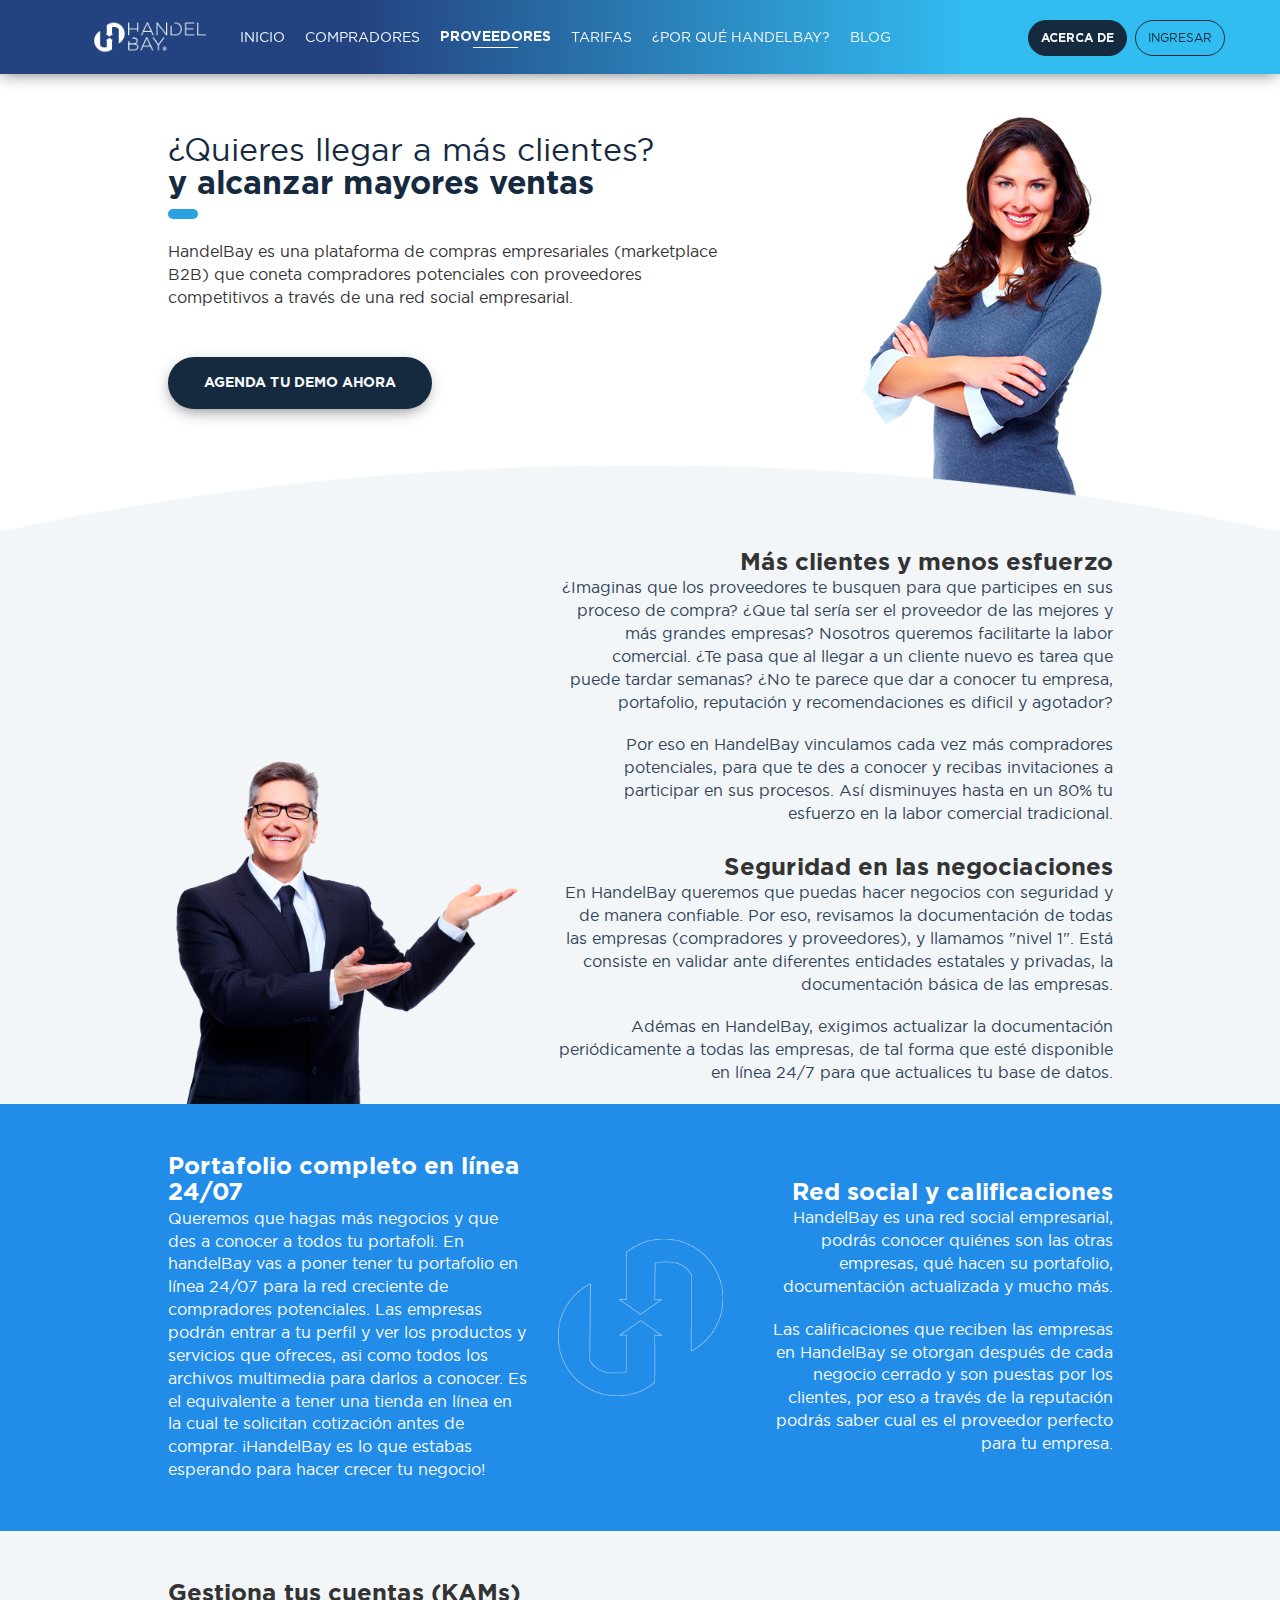
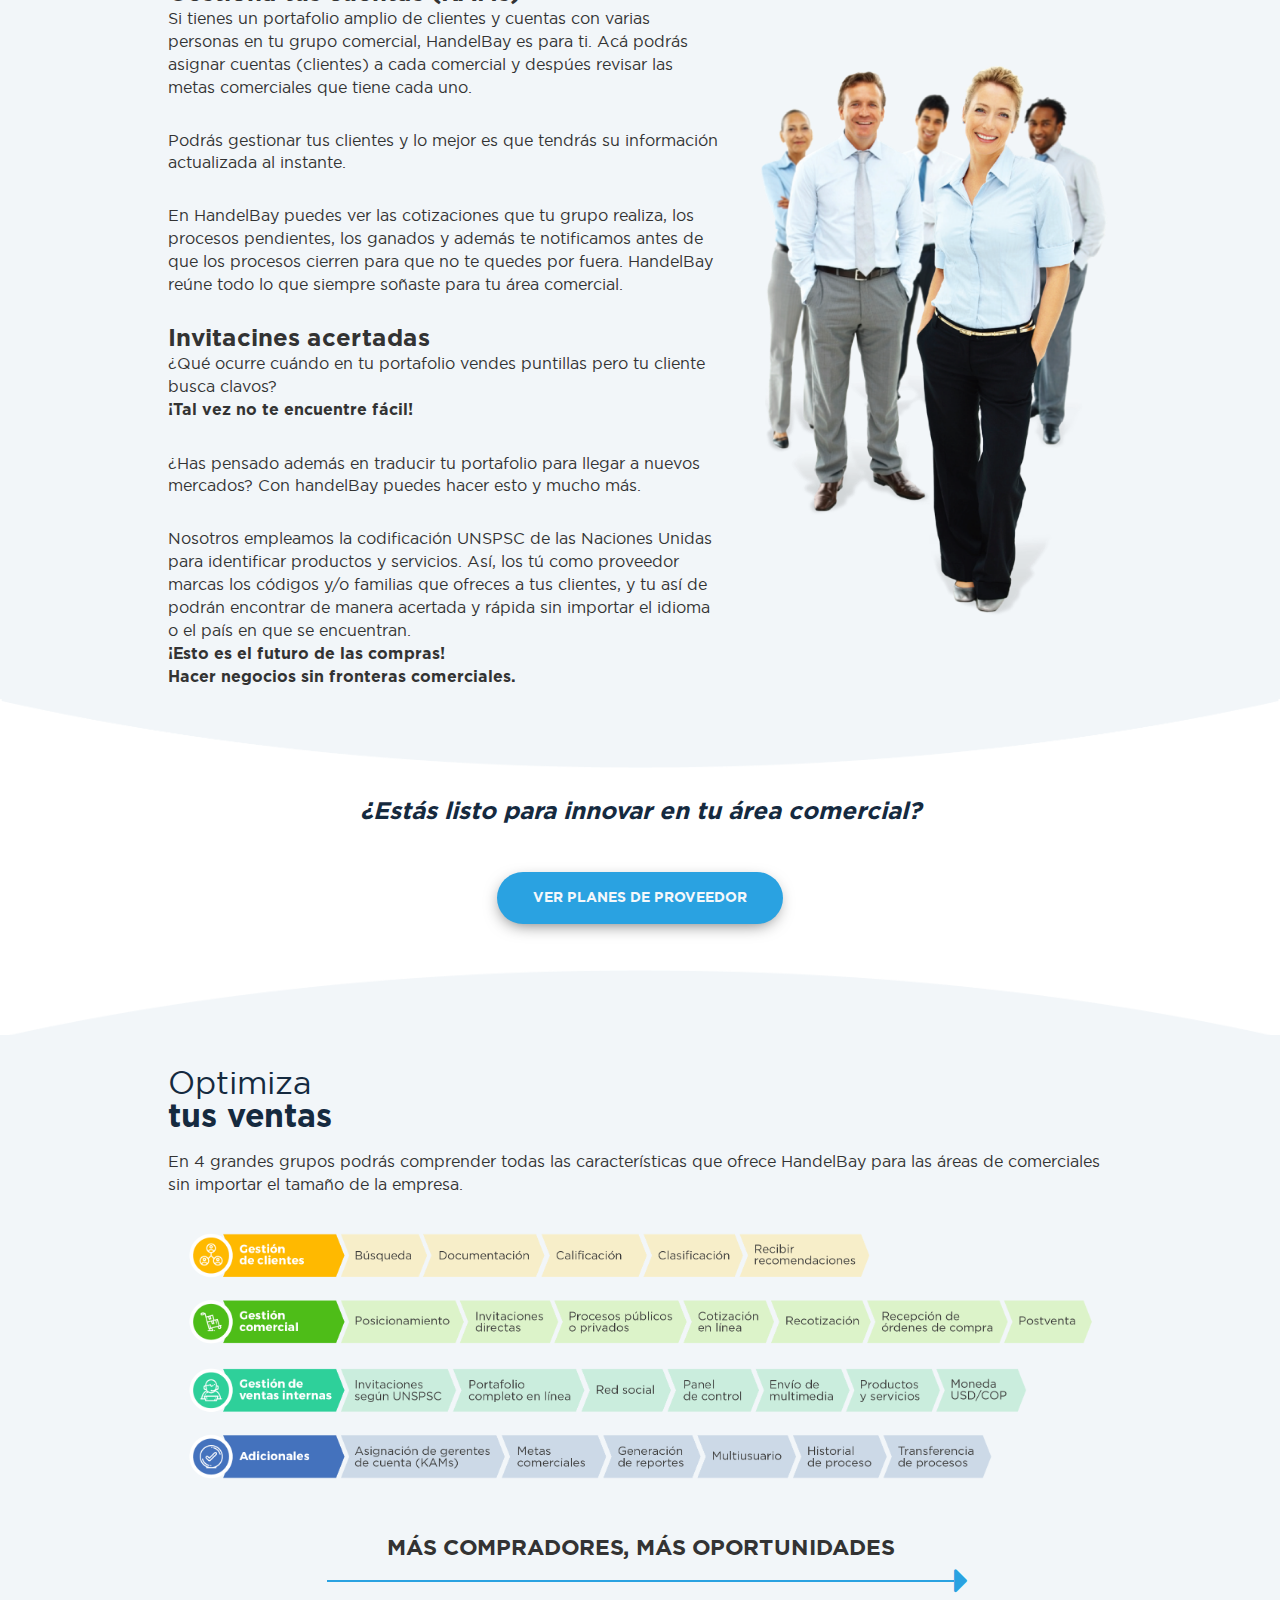
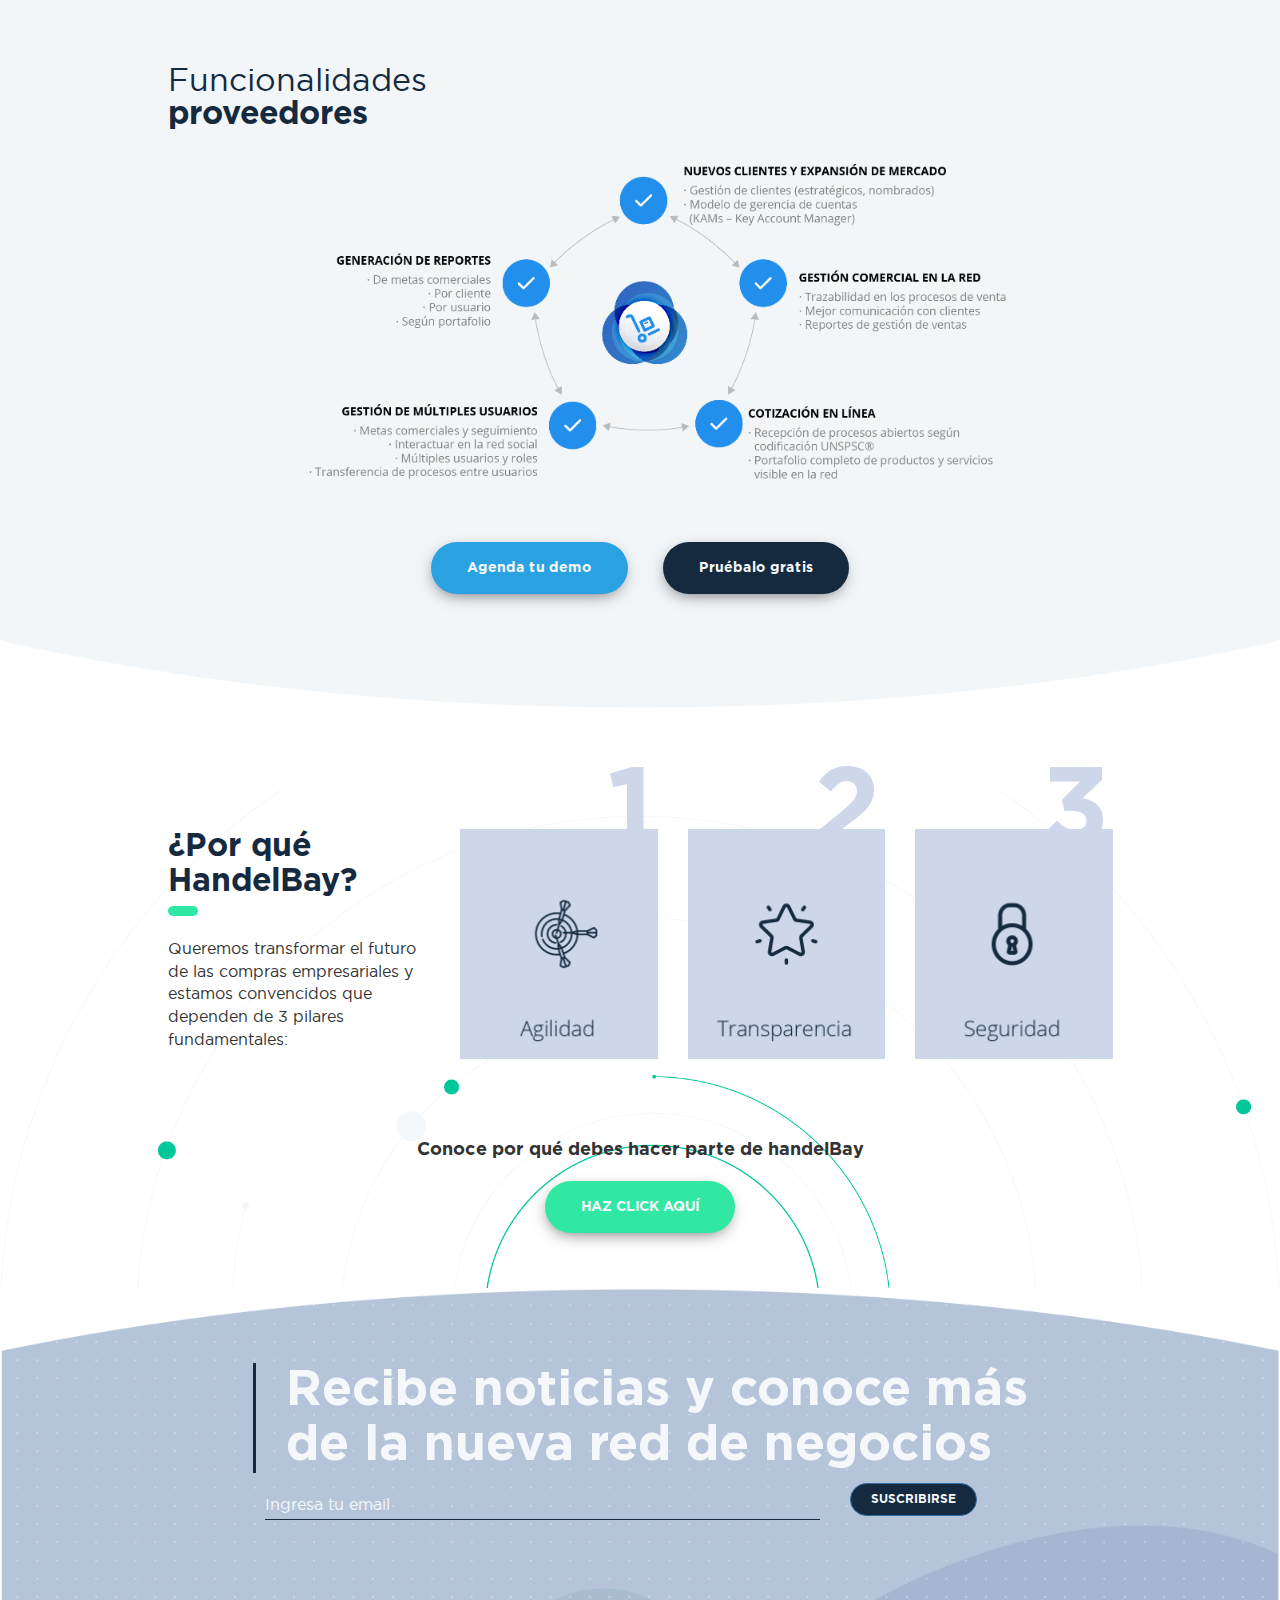
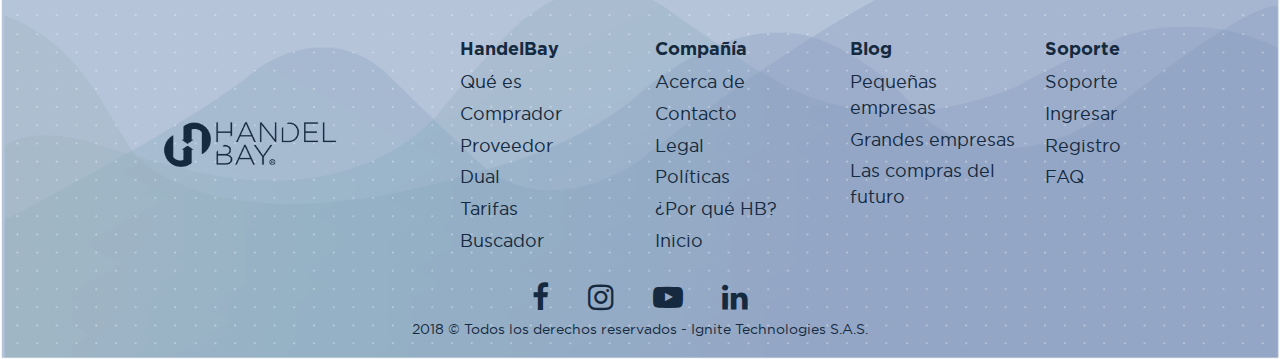
<file: proveedores.html>
<!DOCTYPE html>
<html lang="en">

<head>
    <meta charset="utf-8">
    <meta http-equiv="X-UA-Compatible" content="IE=edge">
    <meta name="viewport" content="width=device-width, initial-scale=1">
    <meta name="description" content="HandelBay es un marketplace empresarial, Business to Business, que a través de la publicación
        de necesidades de compra de las empresas, y cotizaciones en línea por parte proveedores, se facilita la comunicación,
        seguimiento y control de los procesos de abastecimiento y venta. Autor: Ignite technologies. ">
    <!-- The above 3 meta tags *must* come first in the head; any other head content must come *after* these tags -->
    <title>Handelbay: Red social empresarial para compradores potenciales y proveedores competitivos </title>

    <!-- Bootstrap -->
    <link href="css/bootstrap.min.css" rel="stylesheet" type="text/css">

    <!-- Icons fontawesome-->
    <link href="css/font-awesome.min.css" rel="stylesheet" type="text/css">

    <link href="css/handelbay_landing.css" rel="stylesheet" type="text/css">
    <link href="css/medias.css" rel="stylesheet" type="text/css">


    <!-- HTML5 shim and Respond.js for IE8 support of HTML5 elements and media queries -->
    <!-- WARNING: Respond.js doesn't work if you view the page via file:// -->
    <!--[if lt IE 9]>
      <script src="https://oss.maxcdn.com/html5shiv/3.7.3/html5shiv.min.js"></script>
      <script src="https://oss.maxcdn.com/respond/1.4.2/respond.min.js"></script>
    <![endif]-->

    <!-- Global Site Tag (gtag.js) - Google Analytics -->
    <script async src="https://www.googletagmanager.com/gtag/js?id=UA-88372236-
    1"></script>
    <script>
        window.dataLayer = window.dataLayer || [];
        function gtag() { dataLayer.push(arguments); }
        gtag('js', new Date());
        gtag('config', 'UA-88372236-1');
    </script>

    <!-- Google Tag Manager -->
    <script>(function (w, d, s, l, i) {
            w[l] = w[l] || []; w[l].push({
                'gtm.start':
                    new Date().getTime(), event: 'gtm.js'
            }); var f = d.getElementsByTagName(s)[0],
                j = d.createElement(s), dl = l != 'dataLayer' ? '&l=' + l : ''; j.async = true; j.src =
                    'https://www.googletagmanager.com/gtm.js?id=' + i + dl; f.parentNode.insertBefore(j, f);
        })(window, document, 'script', 'dataLayer', 'GTM-MH3BDH3');</script>
    <!-- End Google Tag Manager -->
</head>

<body>
    <!-- Google Tag Manager (noscript) -->
    <noscript>
        <iframe src="https://www.googletagmanager.com/ns.html?id=GTM-
        MH3BDH3" height="0" width="0" style="display:none;visibility:hidden"></iframe>
    </noscript>
    <!-- End Google Tag Manager (noscript) -->

    <!-- HEADER -->
    <header id="handelbay-background-prueba-gratis">
        <nav class="navbar navbar-default navbar-fixed-top">
            <div class="container-fluid handelbay-container-fluid">
                <!-- Brand and toggle get grouped for better mobile display -->
                <div class="navbar-header navbar-header-logo">
                    <button type="button" class="navbar-toggle collapsed" data-toggle="collapse" data-target="#bs-handelbay-tradicionalcollapse-1"
                        aria-expanded="false">
                        <span class="sr-only">Toggle navigation</span>
                        <span class="icon-bar"></span>
                        <span class="icon-bar"></span>
                        <span class="icon-bar"></span>
                    </button>
                    <a class="navbar-brand" href="index.html" style="display: none;">
                        <img src="images/handelbay_img/handelbay_logo_menu.png" alt="Red social empresarial para compradores potenciales y proveedores competitivos">
                    </a>
                </div>

                <!-- Collect the nav links, forms, and other content for toggling -->
                <div class="collapse navbar-collapse handelbay-navbar-collapse" id="bs-handelbay-tradicionalcollapse-1">
                    <div class="container">
                        <ul class="nav navbar-nav handelbay-navbar-left">
                            <li>
                                <a class="logo-handelbay-img" href="index.html">
                                    <img src="images/handelbay_img/handelbay_logo_menu.png" alt="Red social empresarial para compradores potenciales y proveedores competitivos">
                                </a>
                            </li>
                            <li class="">
                                <a href="index.html">Inicio
                                    <span class="han-sr-only"></span>
                                </a>
                            </li>
                            <li>
                                <a href="compradores.html">Compradores
                                    <span class="han-sr-only"></span>
                                </a>
                            </li>
                            <li>
                                <a href="proveedores.html">Proveedores
                                    <span class="han-sr-only"></span>
                                </a>
                            </li>
                            <li>
                                <a href="tarifas.html">Tarifas
                                    <span class="han-sr-only"></span>
                                </a>
                            </li>
                            <li class="">
                                <a href="porquehandelbay.html">¿Por qué handelbay?
                                    <span class="han-sr-only"></span>
                                </a>
                            </li>
                            <li>
                                <a href="#">
                                    Blog
                                    <span class="han-sr-only"></span>
                                </a>
                            </li>
                        </ul>
                        <ul class="nav navbar-nav navbar-right handelbay-navbar-right">
                            <li class="active">
                                <a href="prueba_gratis.html">Acerca de</a>
                            </li>
                            <li>
                                <a href="#">Ingresar</a>
                            </li>
                        </ul>
                    </div>

                </div>
                <!-- /.navbar-collapse -->
            </div>
            <!-- /.container-fluid -->
        </nav>
    </header>
    <!-- END HEADER -->

    <!-- HANDELBAY INNOVATIVE -->
    <section id="buyers" class="providers">
        <div class="container">
            <div class="row">
                <div class="col-md-6 col-sm-7 col-md-offset-1">
                    <div class="title" itemscope itemtype="https://handelbay.com/">
                        <h1 class="title-1" itemprop="Handelbay seguridad">¿Quieres llegar a más clientes?</h1>
                        <h1 class="title-2" itemprop="Handelbay transparancia">y alcanzar mayores ventas</h1>
                        <span class="handelbay-active"></span>
                    </div>
                    <div class="handelbay-text" itemscope itemtype="https://handelbay.com/">
                        <p itemprop="HandelBay es la solución">
                           HandelBay es una plataforma de compras empresariales (marketplace B2B) 
                           que coneta compradores potenciales con proveedores competitivos 
                           a través de una red social empresarial.
                        </p>                    
                    </div>
                    <br>
                    <div class="title-footer">
                        <a href="" class="btn no-margin-left btn-handelbay-success btn-handelbay-black">Agenda tu demo ahora</a>
                    </div>
                </div>
                <div class="col-md-5 col-sm-5">
                    <div class="computers">
                        <img src="images/handelbay_img/handelbay_quieres_llegar.png" alt="Es hora de usar HandelBay en tu día a día">
                    </div>
                </div>
            </div>
            <!-- .row -->
        </div>
        <!-- .container -->
    </section>
    <!-- END HANDELBAY INNOVATIVE -->

    <!-- .handelbay-background-curva -->
    <section id="handelbay-background-curva" class="handelbay-background-curva-buyers">
    </section>
    <!-- .handelbay-background-curva -->

    <!-- Ahorros en las compras -->
    <section id="savings_in_purchases" class="savings_in_purchases"> 
        <div class="container">
            <div class="row">
                <div class="col-md-4 col-sm-5 col-md-offset-1 col-xs-8 col-xs-offset-2 col-sm-offset-0">
                    <div class="img_man">
                        <img src="images/handelbay_img/handelbay_business_man.png" alt="Es hora de usar HandelBay en tu día a día">
                    </div>
                </div>
                <div class="col-md-6 col-sm-7 text-right col-xs-12">                    
                    <div class="handelbay-text" itemscope itemtype="https://handelbay.com/">
                        <h3 class="title"><b>Más clientes y menos esfuerzo</b></h3>
                        <p class="text" itemprop="HandelBay es la solución">
                            ¿Imaginas que los proveedores te busquen para que participes en sus
                            proceso de compra? ¿Que tal sería ser el proveedor de las mejores y más
                            grandes empresas? Nosotros queremos facilitarte la labor comercial. ¿Te 
                            pasa que al llegar a un cliente nuevo es tarea que puede tardar semanas?
                            ¿No te parece que dar a conocer tu empresa, portafolio, reputación y 
                            recomendaciones es dificil y agotador?
                        </p>                        
                        <p class="text">
                            Por eso en HandelBay vinculamos cada vez más compradores 
                            potenciales, para que te des a conocer y recibas invitaciones a participar 
                            en sus procesos. Así disminuyes hasta en un 80% tu esfuerzo en la labor 
                            comercial tradicional.
                        </p>                        
                        <h3 class="title space-title"><b>Seguridad en las negociaciones</b></h3>         
                        <p class="text">
                           En HandelBay queremos que puedas hacer negocios con seguridad y de manera 
                           confiable. Por eso, revisamos la documentación de todas las 
                           empresas (compradores y proveedores), y llamamos "nivel 1". Está 
                           consiste en validar ante diferentes entidades estatales y privadas, la 
                           documentación básica de las empresas.
                        </p>
                        <p class="text">
                            Adémas en HandelBay, exigimos actualizar la documentación 
                            periódicamente a todas las empresas, de tal forma que esté disponible 
                            en línea 24/7 para que actualices tu base de datos.
                        </p>
                    </div>                    
                </div>
            </div>
        </div>
    </section>
    <!-- End ahorros en las compras -->

    <!-- Red de expansión -->
    <section id="expansion_network" class="provider_network">
        <div class="container">
            <div class="row">
                <div class="col-md-4 col-sm-4 col-md-offset-1 text-left">
                    <h3 class="title"><b>Portafolio completo en línea 24/07</b></h3>
                    <p class="text" itemprop="HandelBay es la solución">
                        Queremos que hagas más negocios y que des a conocer
                        a todos tu portafoli. En handelBay vas a poner tener 
                        tu portafolio en línea 24/07 para la red creciente 
                        de compradores potenciales. Las empresas podrán 
                        entrar a tu perfil y ver los productos y servicios 
                        que ofreces, asi como todos los archivos multimedia 
                        para darlos a conocer. Es el equivalente a tener 
                        una tienda en línea en la cual te solicitan cotización 
                        antes de comprar. ¡HandelBay es lo que estabas 
                        esperando para hacer crecer tu negocio!
                    </p>                    
                </div>
                <div class="col-md-2 col-sm-4 col-xs-6 col-xs-offset-3 col-sm-offset-0">
                    <div class="brand">
                        <img src="images/handelbay_img/handelbay_portafolio_completo.png" alt="Es hora de usar HandelBay en tu día a día">
                    </div>
                </div>
                <div class="col-md-4 col-sm-4 text-right col-xs-12">                    
                    <div class="handelbay-text" itemscope itemtype="https://handelbay.com/">
                        <h3 class="title"><b>Red social y calificaciones</b></h3>
                        <p class="text" itemprop="HandelBay red empresarial">
                           HandelBay es una red social empresarial,
                           podrás conocer quiénes son las otras empresas, 
                           qué hacen su portafolio, documentación actualizada
                           y mucho más.
                        </p>                        
                        <p class="text">
                            Las calificaciones que reciben las empresas 
                            en HandelBay se otorgan después de cada
                            negocio cerrado y son puestas por los clientes, 
                            por eso a través de la reputación podrás saber
                            cual es el proveedor perfecto para tu empresa.
                        </p>                                               
                    </div>                    
                </div>
            </div>
        </div>
    </section>
    <!-- End Red de expansión -->

    <!-- Compara cotizaciones y proveedores -->
    <section id="compare_quotes">
            <div class="container">
                <div class="row">                    
                    <div class="col-md-6 col-sm-7 col-md-offset-1">                    
                        <div class="handelbay-text" itemscope itemtype="https://handelbay.com/">
                            <h3 class="title"><b>Gestiona tus cuentas (KAMs)</b></h3>
                            <p class="text" itemprop="HandelBay es la solución">
                               Si tienes un portafolio amplio de clientes y cuentas con varias personas 
                               en tu grupo comercial, HandelBay es para ti. Acá podrás asignar cuentas (clientes) 
                               a cada comercial y despúes revisar las metas comerciales que tiene cada uno.
                            </p>   
                            <p class="text space-title">
                                Podrás gestionar tus clientes y lo mejor es que tendrás su información 
                                actualizada al instante.
                            </p>
                            <p class="text space-title">
                                En HandelBay puedes ver las cotizaciones que tu grupo realiza, 
                                los procesos pendientes, los ganados y además te notificamos 
                                antes de que los procesos cierren para que no te quedes por fuera. 
                                HandelBay reúne todo lo que siempre soñaste para tu área comercial.
                            </p>
                            <h3 class="title space-title"><b>Invitacines acertadas</b></h3>                     
                            <p class="text">
                                ¿Qué ocurre cuándo en tu portafolio vendes puntillas pero 
                                tu cliente busca clavos?<br>
                                <b class="info_title">¡Tal vez no te encuentre fácil!</b>
                            </p>                                                   
                            <p class="text space-title">
                               ¿Has pensado además en traducir tu portafolio para llegar 
                               a nuevos mercados? Con handelBay puedes hacer esto y mucho más.                              
                            </p>                           
                            <p class="text space-title">Nosotros empleamos la codificación UNSPSC de las Naciones Unidas 
                                para identificar productos y servicios. Así, los tú como proveedor 
                                marcas los códigos y/o familias que ofreces a tus clientes, 
                                y tu así de podrán encontrar de manera acertada y rápida sin importar 
                                el idioma o el país en que se encuentran. <br>
                                <b class="info_title">¡Esto es el futuro de las compras!<br>
                                Hacer negocios sin fronteras comerciales.</b>
                            </p>                                                               
                        </div>                    
                    </div>
                    <div class="col-md-4 col-sm-5 col-xs-6 col-xs-offset-3 col-sm-offset-0">
                        <div class="brand">
                            <img src="images/handelbay_img/handelbay_money_loan_about_us.png" alt="Es hora de usar HandelBay en tu día a día">
                        </div>
                    </div>
                </div>
            </div>
    </section>
    <!-- End Compara cotizaciones y proveedores -->

    <!-- .handelbay-background-curva -->
    <section id="handelbay-background-curva-bottom">        
    </section>
    <!-- .handelbay-background-curva -->

    <!-- Listo para innovar -->
    <section id="ready_to_innovate">
        <div class="container">
            <div class="title-footer text-center">
                <h3>¿Estás listo para innovar en tu área comercial?</h3>
                <a href="#" class="btn btn-handelbay-info">VER PLANES DE PROVEEDOR</a>                
            </div>
        </div>
    </section>
    <!-- End Listo para innovar -->

    <!-- .handelbay-background-curva -->
    <section id="handelbay-background-curva">
    </section>
    <!-- .handelbay-background-curva -->

    <!-- Optimiza tus compras -->
    <section id="optimize_your_purchases" class="optimize_your_purchases">
        <div class="container">
            <div class="row">
                <div class="col-md-10 col-sm-12 col-md-offset-1">
                    <div class="title" itemscope itemtype="https://handelbay.com/">
                        <h1 class="title-1" itemprop="Handelbay seguridad">Optimiza</h1>
                        <h1 class="title-2" itemprop="Handelbay transparancia">tus ventas</h1>                        
                    </div>
                    <div class="handelbay-text" itemscope itemtype="https://handelbay.com/">
                        <p itemprop="HandelBay es la solución">
                           En 4 grandes grupos podrás comprender todas las características que ofrece HandelBay 
                           para las áreas de comerciales sin importar el tamaño de la empresa.
                        </p>                    
                    </div>   
                    <div class="img_buyers">
                        <img src="images/handelbay_img/handelbay_optimiza_ventas.png" alt="Optimiza tus compras">
                    </div>
                </div>                
            </div>
            <!-- .row -->
            <div class="title_content text-center">
                <h2 class="title">                        
                    Más compradores, más oportunidades
                    <i class="fa fa-caret-right"></i>
                </h2>
            </div>
            <div class="row">
                <div class="col-md-10 col-sm-12 col-md-offset-1">
                    <div class="title" itemscope itemtype="https://handelbay.com/">
                        <h1 class="title-1" itemprop="Handelbay seguridad">Funcionalidades</h1>
                        <h1 class="title-2" itemprop="Handelbay transparancia">proveedores</h1>                        
                    </div>                     
                    <div class="img_buyers">
                        <img src="images/handelbay_img/handelbay_funcionalidades_proveedores.png" alt="Funcionalidades compradores">
                    </div>
                    <div class="title-footer text-center">
                        <!-- <h3>¡Quiero hacer parte de HandelBay</h3> -->
                        <a href="#" class="btn btn-handelbay-info">Agenda tu demo</a>
                        <a href="#" class="btn btn-handelbay-info btn-handelbay-black">Pruébalo gratis</a>
                        <!-- <h4>
                            <a href="" class="subtitle">Conoce aquí los detalles de los planes para comprador</a>
                        </h4> -->
                    </div>
                </div>                
            </div>
            <!-- .row -->
        </div>
        <!-- .container -->
    </section>
    <!-- End Optimiza tus compras -->

    <!-- .handelbay-background-curva -->
    <section id="handelbay-background-curva-bottom">        
    </section>
    <!-- .handelbay-background-curva -->
    
    <!-- BECAUSE HANDELBAY -->
    <section id="because-handelbay">
        <div class="container">
            <div class="row">
                <div class="col-md-3 col-sm-12 col-xs-12 col-md-offset-1">
                    <div class="title" itemscope itemtype="https://handelbay.com/">
                        <h1 class="title-2" itemprop="Handelbay en tu día a día">¿Por qué
                            <br>HandelBay?</h1>
                        <span class="handelbay-active"></span>
                    </div>
                    <div class="handelbay-text" itemscope itemtype="https://handelbay.com/">
                        <p itemprop="HandelBay es la solución">
                            Queremos transformar el futuro de las compras empresariales y estamos convencidos que dependen de 3 pilares fundamentales:
                        </p>
                    </div>
                </div>
                <div class="col-md-7 col-sm-12 col-xs-12">
                    <div class="row">
                        <div class="col-md-4 col-sm-4 col-xs-6">
                            <div class="image-1">
                                <span>1</span>
                                <a href="javascript:void(0)">
                                    <img src="images/handelbay_img/handelbay_porque_1.png" alt="Agilidad">
                                    <div class="handelbay-effect-hover" itemscope itemtype="https://handelbay.com/" style="display: none;">
                                        <div class="because-handelbay_text">
                                            <h3 class="title" itemprop="futuro">Agilidad</h3>
                                            <p>
                                                Reduce un 70% el
                                                tiempo operativo del
                                                área de compras.
                                                Optimiza en un 80% la
                                                gestión comercial.
                                            </p>
                                        </div>
                                    </div>
                                </a>
                            </div>
                        </div>
                        <div class="col-md-4 col-sm-4 col-xs-6">
                            <div class="image-1">
                                <span>2</span>
                                <a href="javascript:void(0)">
                                    <img src="images/handelbay_img/handelbay_porque_2.png" alt="Agilidad">
                                    <div class="handelbay-effect-hover" itemscope itemtype="https://handelbay.com/" style="display: none;">
                                        <div class="because-handelbay_text">
                                            <div class="because-handelbay_text">
                                                <div class="because-handelbay_text">
                                                    <h3 class="title" itemprop="transformar">Transparencia</h3>
                                                    <p>
                                                        Trabaja
                                                        colaborativamente y
                                                        conserva la trazabilidad
                                                        de tus procesos para
                                                        facilitar la toma de
                                                        decisiones.                                            
                                                    </p>
                                                </div>
                                            </div>
                                        </div>
                                    </div>
                                </a>
                            </div>
                        </div>
                        <div class="col-md-4 col-sm-4 col-xs-6">
                            <div class="image-1">
                                <a href="javascript:void(0)">
                                    <span>3</span>
                                    <img src="images/handelbay_img/handelbay_porque_3.png" alt="Agilidad">
                                    <div class="handelbay-effect-hover" itemscope itemtype="https://handelbay.com/" style="display: none;">
                                        <div class="because-handelbay_text">
                                            <div class="because-handelbay_text">
                                                <h3 class="title" itemprop="empresariales">Seguridad</h3>
                                                <p>
                                                    HandelBay verifica la
                                                    legitimidad de las
                                                    empresas registradas a
                                                    través de las entidades
                                                    reguladoras.
                                                </p>
                                            </div>
                                        </div>
                                    </div>
                                </a>
                            </div>
                        </div>
                    </div>
                </div>
            </div>
            <!-- .row -->
            <div class="row btn-content-handelbay">
                <div class="col-md-12 text-center" itemscope>
                    <h3 itemprop="handelbay">
                        Conoce por qué debes hacer parte de handelBay
                    </h3>
                    <a href="#" class="btn btn-handelbay-success">Haz click aquí</a>
                </div>
            </div>
        </div>
        <!-- .container -->
    </section>
    <!-- END BECAUSE HANDELBAY -->

    <!-- FOOTER -->
    <footer>
        <div class="container">
            <div class="row">
                <div class="col-md-12">
                    <div class="handelbay-form-subscribe">
                        <div class="title text-center" itemscope>
                            <h1 class="text-left" itemprop="noticias">
                                Recibe noticias y conoce más
                                <br> de la nueva red de negocios
                            </h1>
                        </div>
                        <div class="handelbay-form text-center">
                            <form class="form-inline">
                                <div class="row">
                                    <div class="col-md-6 col-sm-6 col-xs-6 col-xs-offset-1 col-sm-offset-1 col-md-offset-2">
                                        <input type="email" class="" placeholder="Ingresa tu email">
                                    </div>
                                    <div class="col-md-3 col-sm-3 col-xs-3 text-left">
                                        <button type="submit" class="btn btn-primary">Suscribirse</button>
                                    </div>
                                </div>
                            </form>
                        </div>
                    </div>
                    <!-- .handelbay-form-subscribe -->
                </div>
            </div>
            <!-- .row -->
            <div class="row">
                <div class="col-md-4 col-sm-4 handelbay-img-footer text-center">
                    <a href="#">
                        <img src="images/handelbay_img/handelbay_logo_footer.png" alt="Red social empresarial para compradores potenciales y proveedores competitivos">
                    </a>
                </div>
                <div class="col-md-2 col-sm-2 col-xs-4">
                    <ul class="handelbay-HandelBay">
                        <li class="active">
                            <a href="#">HandelBay</a>
                        </li>
                        <li class="">
                            <a href="#">Qué es</a>
                        </li>
                        <li class="">
                            <a href="#">Comprador</a>
                        </li>
                        <li class="">
                            <a href="#">Proveedor</a>
                        </li>
                        <li class="">
                            <a href="#">Dual</a>
                        </li>
                        <li class="">
                            <a href="#">Tarifas</a>
                        </li>
                        <li class="">
                            <a href="#">Buscador</a>
                        </li>
                    </ul>
                </div>
                <div class="col-md-2 col-sm-2 col-xs-4">
                    <ul class="handelbay-HandelBay">
                        <li class="active">
                            <a href="#">Compañía</a>
                        </li>
                        <li class="">
                            <a href="#">Acerca de</a>
                        </li>
                        <li class="">
                            <a href="#">Contacto</a>
                        </li>
                        <li class="">
                            <a href="terminos_condiciones.html">Legal</a>
                        </li>
                        <li class="">
                            <a href="#">Políticas</a>
                        </li>
                        <li class="">
                            <a href="#">¿Por qué HB?</a>
                        </li>
                        <li class="">
                            <a href="#">Inicio</a>
                        </li>
                    </ul>
                </div>
                <div class="col-md-2 col-sm-2 col-xs-4">
                    <ul class="handelbay-HandelBay">
                        <li class="active">
                            <a href="#">Blog</a>
                        </li>
                        <li class="">
                            <a href="#">Pequeñas empresas</a>
                        </li>
                        <li class="">
                            <a href="#">Grandes empresas</a>
                        </li>
                        <li class="">
                            <a href="#">Las compras del futuro</a>
                        </li>
                    </ul>
                </div>

                <div class="col-md-2 col-sm-2 col-xs-12">
                    <ul class="handelbay-HandelBay">
                        <li class="active">
                            <a href="#">Soporte</a>
                        </li>
                        <li class="">
                            <a href="#">Soporte</a>
                        </li>
                        <li class="">
                            <a href="#">Ingresar</a>
                        </li>
                        <li class="">
                            <a href="#">Registro</a>
                        </li>
                        <li class="">
                            <a href="#">FAQ</a>
                        </li>
                    </ul>
                </div>
            </div>
            <!-- .row -->
            <div class="row">
                <div class="handelbay-social-network text-center">
                    <a href="#">
                        <i class="fa fa-facebook" aria-hidden="true"></i>
                    </a>
                    <a href="">
                        <i class="fa fa-instagram" aria-hidden="true"></i>
                    </a>
                    <a href="#">
                        <i class="fa fa-youtube-play" aria-hidden="true"></i>
                    </a>
                    <a href="#">
                        <i class="fa fa-linkedin" aria-hidden="true"></i>
                    </a>
                </div>
                <div class="col-md-12 text-center handelbay-ignite">
                    <p>2018 © Todos los derechos reservados -
                        <a href="#">Ignite Technologies S.A.S.</a>
                    </p>
                </div>
            </div>
            <!-- .row -->
        </div>
        <!-- .container -->
    </footer>
    <!-- END FOOTER -->

    <!-- jQuery (necessary for Bootstrap's JavaScript plugins) -->
    <script src="js/jquery-3.2.1.min.js"></script>
    <!-- Include all compiled plugins (below), or include individual files as needed -->
    <!---<script type="text/javascript" src="js/jquery-3.2.1.min.js"></script>-->
    <script src="js/bootstrap.min.js"></script>

    <script type="application/ld+json">
        {
        "@context": "http://schema.org",
        "@type": "Organization",
        "url": "https://handelbay.com",
        "name": "Handelbay",
        "contactPoint": {
        "@type": "ContactPoint",
        "email": "info@handelbay.com",
        "telephone": "+57-3209956344",
        "contactType": "Customer service"
        }
    }
    </script>

    <script src="js/functions.js"></script>
</body>
</file>
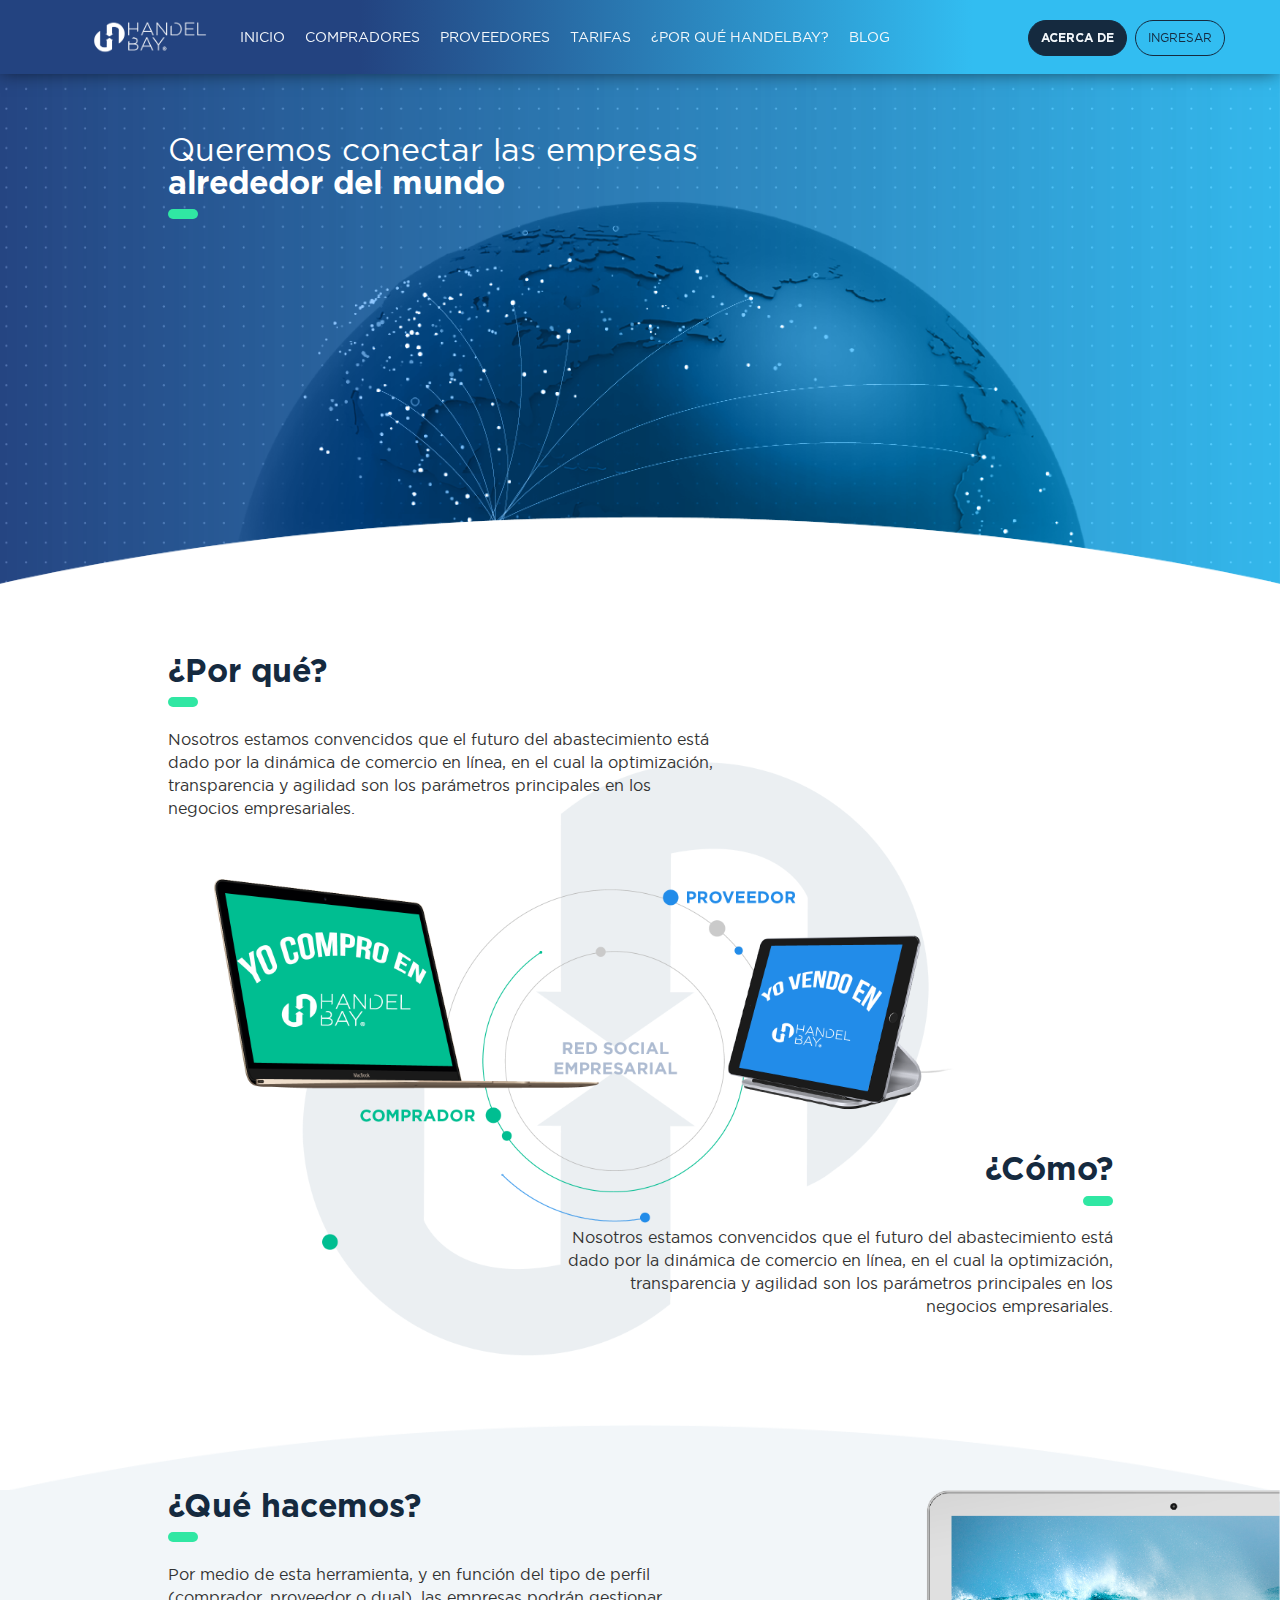
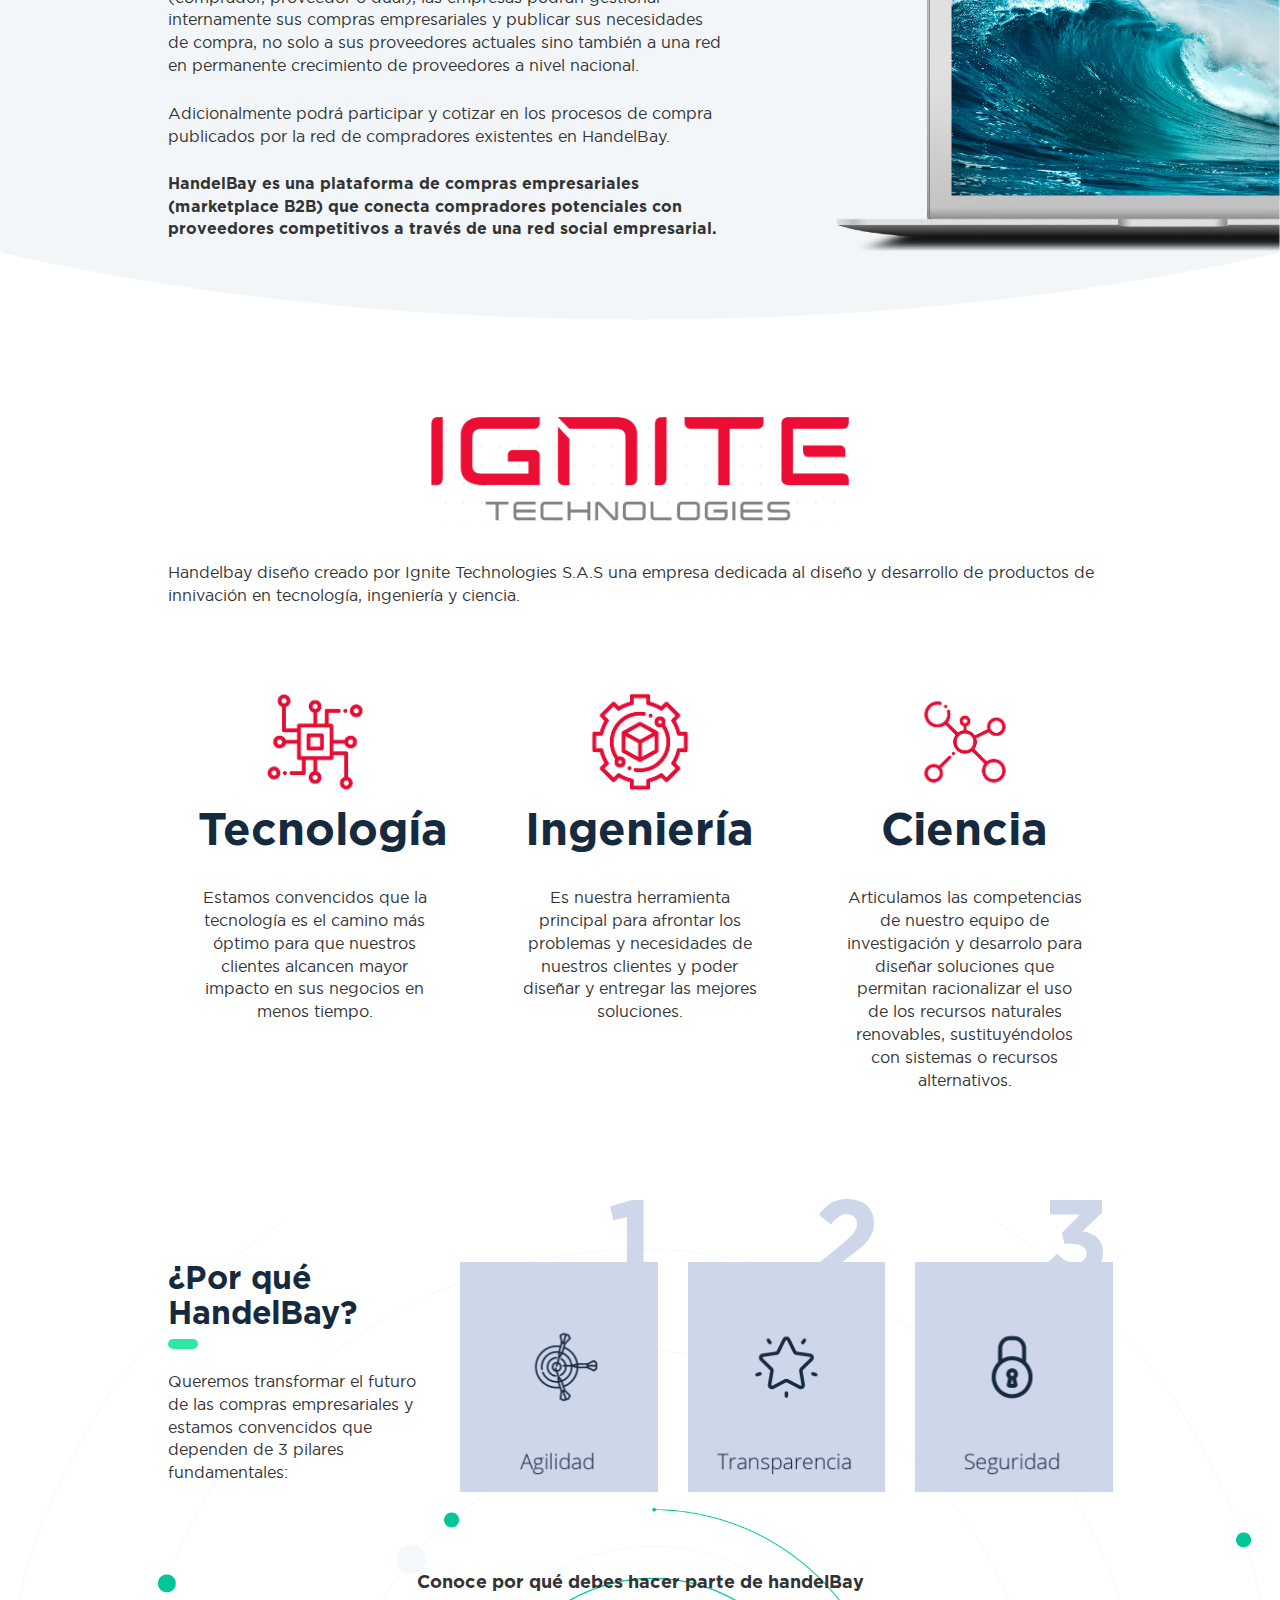
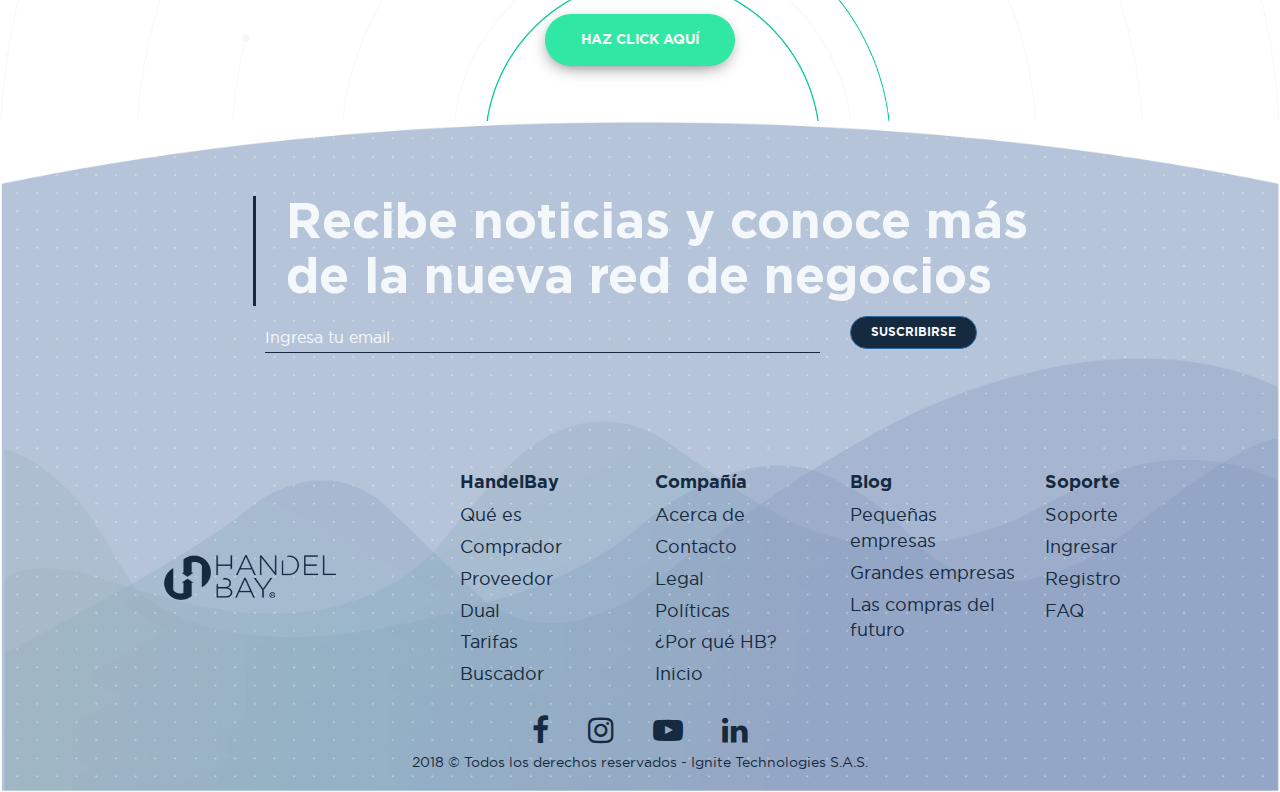
<file: prueba_gratis.html>
<!DOCTYPE html>
<html lang="en">

<head>
    <meta charset="utf-8">
    <meta http-equiv="X-UA-Compatible" content="IE=edge">
    <meta name="viewport" content="width=device-width, initial-scale=1">
    <meta name="description" content="HandelBay es un marketplace empresarial, Business to Business, que a través de la publicación
        de necesidades de compra de las empresas, y cotizaciones en línea por parte proveedores, se facilita la comunicación,
        seguimiento y control de los procesos de abastecimiento y venta. Autor: Ignite technologies. ">
    <!-- The above 3 meta tags *must* come first in the head; any other head content must come *after* these tags -->
    <title>Handelbay: Red social empresarial para compradores potenciales y proveedores competitivos </title>

    <!-- Bootstrap -->
    <link href="css/bootstrap.min.css" rel="stylesheet" type="text/css">

    <!-- Icons fontawesome-->
    <link href="css/font-awesome.min.css" rel="stylesheet" type="text/css">

    <link href="css/handelbay_landing.css" rel="stylesheet" type="text/css">
    <link href="css/medias.css" rel="stylesheet" type="text/css">


    <!-- HTML5 shim and Respond.js for IE8 support of HTML5 elements and media queries -->
    <!-- WARNING: Respond.js doesn't work if you view the page via file:// -->
    <!--[if lt IE 9]>
      <script src="https://oss.maxcdn.com/html5shiv/3.7.3/html5shiv.min.js"></script>
      <script src="https://oss.maxcdn.com/respond/1.4.2/respond.min.js"></script>
    <![endif]-->

    <!-- Global Site Tag (gtag.js) - Google Analytics -->
    <script async src="https://www.googletagmanager.com/gtag/js?id=UA-88372236-
    1"></script>
    <script>
        window.dataLayer = window.dataLayer || [];
        function gtag() { dataLayer.push(arguments); }
        gtag('js', new Date());
        gtag('config', 'UA-88372236-1');
    </script>

    <!-- Google Tag Manager -->
    <script>(function (w, d, s, l, i) {
            w[l] = w[l] || []; w[l].push({
                'gtm.start':
                    new Date().getTime(), event: 'gtm.js'
            }); var f = d.getElementsByTagName(s)[0],
                j = d.createElement(s), dl = l != 'dataLayer' ? '&l=' + l : ''; j.async = true; j.src =
                    'https://www.googletagmanager.com/gtm.js?id=' + i + dl; f.parentNode.insertBefore(j, f);
        })(window, document, 'script', 'dataLayer', 'GTM-MH3BDH3');</script>
    <!-- End Google Tag Manager -->
</head>

<body>

    <!-- HEADER -->
    <header id="handelbay-background-prueba-gratis">
        <nav class="navbar navbar-default navbar-fixed-top">
            <div class="container-fluid handelbay-container-fluid">
                <!-- Brand and toggle get grouped for better mobile display -->
                <div class="navbar-header navbar-header-logo">
                    <button type="button" class="navbar-toggle collapsed" data-toggle="collapse" data-target="#bs-handelbay-tradicionalcollapse-1"
                        aria-expanded="false">
                        <span class="sr-only">Toggle navigation</span>
                        <span class="icon-bar"></span>
                        <span class="icon-bar"></span>
                        <span class="icon-bar"></span>
                    </button>
                    <a class="navbar-brand" href="index.html" style="display: none;">
                        <img src="images/handelbay_img/handelbay_logo_menu.png" alt="Red social empresarial para compradores potenciales y proveedores competitivos">
                    </a>
                </div>

                <!-- Collect the nav links, forms, and other content for toggling -->
                <div class="collapse navbar-collapse handelbay-navbar-collapse" id="bs-handelbay-tradicionalcollapse-1">
                    <div class="container">
                        <ul class="nav navbar-nav handelbay-navbar-left">
                            <li>
                                <a class="logo-handelbay-img" href="index.html">
                                    <img src="images/handelbay_img/handelbay_logo_menu.png" alt="Red social empresarial para compradores potenciales y proveedores competitivos">
                                </a>
                            </li>
                            <li class="">
                                <a href="index.html">Inicio
                                    <span class="han-sr-only"></span>
                                </a>
                            </li>
                            <li>
                                <a href="compradores.html">Compradores
                                    <span class="han-sr-only"></span>
                                </a>
                            </li>
                            <li>
                                <a href="proveedores.html">Proveedores
                                    <span class="han-sr-only"></span>
                                </a>
                            </li>
                            <li>
                                <a href="tarifas.html">Tarifas
                                    <span class="han-sr-only"></span>
                                </a>
                            </li>
                            <li class="">
                                <a href="porquehandelbay.html">¿Por qué handelbay?
                                    <span class="han-sr-only"></span>
                                </a>
                            </li>
                            <li>
                                <a href="#">
                                    Blog
                                    <span class="han-sr-only"></span>
                                </a>
                            </li>
                        </ul>
                        <ul class="nav navbar-nav navbar-right handelbay-navbar-right">
                            <li class="active">
                                <a href="prueba_gratis.html">Acerca de</a>
                            </li>
                            <li>
                                <a href="#">Ingresar</a>
                            </li>
                        </ul>
                    </div>

                </div>
                <!-- /.navbar-collapse -->
            </div>
            <!-- /.container-fluid -->
        </nav>
    </header>
    <!-- END HEADER -->

    <!-- Queremos conectar las empreas -->
    <section id="we_cant_to_coneect" class="section-top-contend">
        <div class="container">
            <div class="row">
                <div class="col-md-6 col-sm-12 col-md-offset-1">
                    <div class="title" itemscope itemtype="https://handelbay.com/">
                        <h1 class="title-1" itemprop="Handelbay Innvador">Queremos conectar las empresas</h1>
                        <h1 class="title-2" itemprop="Handelbay en tu día a día">alrededor del mundo</h1>
                        <span class="handelbay-active"></span>
                    </div>
                </div>
            </div>
            <!-- .row -->
        </div>
        <!-- .container -->
    </section>
    <!-- End queremos conectar las empreas -->

    <!-- Por qué -->
    <section id="why_handelbay">
        <div class="container">
            <div class="row">
                <div class="col-md-6 col-sm-12 col-md-offset-1 z-index">
                    <div class="title" itemscope itemtype="https://handelbay.com/">                        
                        <h1 class="title-2" itemprop="Handelbay en tu día a día">¿Por qué?</h1>
                        <span class="handelbay-active"></span>
                    </div>
                    <div class="handelbay-text" itemscope itemtype="https://handelbay.com/">
                        <p itemprop="HandelBay">
                            Nosotros estamos convencidos que el futuro del abastecimiento
                            está dado por la dinámica de comercio en línea, en el cual
                            la optimización, transparencia y agilidad son los parámetros
                            principales en los negocios empresariales.
                        </p>                       
                    </div>
                </div>
            </div>
            <!-- .row -->
            <div class="row">
                <div class="col-md-11 col-md-ofsset-1">
                    <div class="img_provider_and_buyer">
                        <img src="images/handelbay_img/handelbay_proveedor_comprador.png" alt="Proveedor y comprador">
                    </div>                    
                </div>
            </div>
            <!-- .row -->

            <div class="row">
                <div class="col-md-6 col-sm-12 col-md-offset-5 z-index text-right text-bottom">
                    <div class="title" itemscope itemtype="https://handelbay.com/">                        
                        <h1 class="title-2" itemprop="Handelbay en tu día a día">¿Cómo?</h1>
                        <span class="handelbay-active"></span>
                    </div>
                    <div class="handelbay-text" itemscope itemtype="https://handelbay.com/">
                        <p itemprop="HandelBay">
                            Nosotros estamos convencidos que el futuro del abastecimiento
                            está dado por la dinámica de comercio en línea, en el cual
                            la optimización, transparencia y agilidad son los parámetros
                            principales en los negocios empresariales.
                        </p>                       
                    </div>
                </div>
            </div>
             <!-- .row -->
        </div>
        <!-- .container -->
    </section>
    <!-- end por qué -->

    <!-- .handelbay-background-curva -->
    <section id="handelbay-background-curva">

    </section>
    <!-- .handelbay-background-curva -->

    <!-- Que hacemos -->
    <section id="what_do_we_do">
        <div class="container">
            <div class="row">
                <div class="col-md-6 col-sm-7 col-xs-12 col-md-offset-1">
                    <div class="title" itemscope itemtype="https://handelbay.com/">
                        <h1 class="title-2" itemprop="Handelbay en tu día a día">¿Qué hacemos?</h1>
                        <span class="handelbay-active"></span>
                    </div>
                    <div class="handelbay-text" itemscope itemtype="https://handelbay.com/">
                        <p itemprop="HandelBay es la solución">
                            Por medio de esta herramienta, y en función del tipo de perfil (comprador, proveedor o dual), las empresas podrán gestionar
                            internamente sus compras empresariales y publicar sus necesidades de compra, no solo a sus proveedores
                            actuales sino también a una red en permanente crecimiento de proveedores a nivel nacional.
                        </p>
                        <p itemprop="HandelBay te permite optimizar">
                            Adicionalmente podrá participar y cotizar en los procesos de compra publicados por la red de compradores existentes en HandelBay.
                        </p>

                        <p itemprop="HandelBay te permite optimizar" class="text-bold-handelbay">
                            <strong>
                                HandelBay es una plataforma de compras empresariales (marketplace B2B) que conecta compradores potenciales con proveedores
                                competitivos a través de una red social empresarial.
                            </strong>
                        </p>
                    </div>
                </div>
            </div>
            <!-- .row -->
        </div>
        <!-- .container -->
    </section>
    <!-- End Que hacemos -->

    <!-- .handelbay-background-curva -->
    <section id="handelbay-background-curva-bottom">
    </section>
    <!-- .handelbay-background-curva -->

    <!-- Ignite -->
    <section id="ignite">
        <div class="container">
            <div class="row">
                <div class="col-md-10 col-sm-12 col-md-offset-1" itemscope>
                    <div class="title-ignite">
                        <div class="row">
                            <div class="col-md-6 col-md-offset-3 col-sm-6 col-sm-offset-3">
                                <a href="#">
                                    <img src="images/handelbay_img/handelbay_ignite.png" alt="Ignite technologies">
                                </a>
                            </div>
                        </div>
                    </div>
                    <p itemprop="Handelbay diseño creado por Ignite Technologies S.A.S">
                        Handelbay diseño creado por Ignite Technologies S.A.S una empresa dedicada al diseño y desarrollo de productos de innivación
                        en tecnología, ingeniería y ciencia.
                    </p>
                    <div class="row">
                        <div class="col-md-4 col-sm-4 no-p-r no-border-ignite">
                            <div class="tecno-ignite text-center">
                                <div class="brand">
                                    <img src="images/handelbay_img/handelbay_brand1.png" alt="Tecnología">
                                </div>
                                <h1>Tecnología</h1>
                                <p>
                                    Estamos convencidos que la tecnología es el camino más óptimo para que nuestros clientes alcancen mayor impacto en sus negocios
                                    en menos tiempo.
                                </p>
                            </div>
                        </div>
                        <div class="col-md-4 col-sm-4 no-p-r no-p-l no-border-ignite">
                            <div class="tecno-ignite text-center">
                                <div class="brand">
                                    <img src="images/handelbay_img/handelbay_brand2.png" alt="Tecnología">
                                </div>
                                <h1>Ingeniería</h1>
                                <p>
                                    Es nuestra herramienta principal para afrontar los problemas y necesidades de nuestros clientes y poder diseñar y entregar
                                    las mejores soluciones.
                                </p>
                            </div>
                        </div>
                        <div class="col-md-4 col-sm-4 no-p-l no-border-ignite">
                            <div class="tecno-ignite text-center">
                                <div class="brand">
                                    <img src="images/handelbay_img/handelbay_brand3.png" alt="Tecnología">
                                </div>
                                <h1>Ciencia</h1>
                                <p>
                                    Articulamos las competencias de nuestro equipo de investigación y desarrolo para diseñar soluciones que permitan racionalizar
                                    el uso de los recursos naturales renovables, sustituyéndolos con sistemas o recursos
                                    alternativos.
                                </p>
                            </div>
                        </div>
                    </div>
                </div>
            </div>
            <!-- .row -->
        </div>
        <!-- .container -->

    </section>
    <!-- End Ignite -->

    <!-- BECAUSE HANDELBAY -->
    <section id="because-handelbay">
        <div class="container">
            <div class="row">
                <div class="col-md-3 col-sm-12 col-xs-12 col-md-offset-1">
                    <div class="title" itemscope itemtype="https://handelbay.com/">
                        <h1 class="title-2" itemprop="Handelbay en tu día a día">¿Por qué
                            <br>HandelBay?</h1>
                        <span class="handelbay-active"></span>
                    </div>
                    <div class="handelbay-text" itemscope itemtype="https://handelbay.com/">
                        <p itemprop="HandelBay es la solución">
                            Queremos transformar el futuro de las compras empresariales y estamos convencidos que dependen de 3 pilares fundamentales:
                        </p>
                    </div>
                </div>
                <div class="col-md-7 col-sm-12 col-xs-12">
                    <div class="row">
                        <div class="col-md-4 col-sm-4 col-xs-6">
                            <div class="image-1">
                                <span>1</span>
                                <a href="javascript:void(0)">
                                    <img src="images/handelbay_img/handelbay_porque_1.png" alt="Agilidad">
                                    <div class="handelbay-effect-hover" itemscope itemtype="https://handelbay.com/" style="display: none;">
                                        <div class="because-handelbay_text">
                                            <h3 class="title" itemprop="futuro">Agilidad</h3>
                                            <p>
                                                Reduce un 70% el
                                                tiempo operativo del
                                                área de compras.
                                                Optimiza en un 80% la
                                                gestión comercial.
                                            </p>
                                        </div>                                       
                                    </div>
                                </a>
                            </div>
                        </div>
                        <div class="col-md-4 col-sm-4 col-xs-6">
                            <div class="image-1">
                                <span>2</span>
                                <a href="javascript:void(0)">
                                    <img src="images/handelbay_img/handelbay_porque_2.png" alt="Agilidad">
                                    <div class="handelbay-effect-hover" itemscope itemtype="https://handelbay.com/" style="display: none;">
                                        <div class="because-handelbay_text">
                                            <h3 class="title" itemprop="transformar">Transparencia</h3>
                                            <p>
                                                Trabaja
                                                colaborativamente y
                                                conserva la trazabilidad
                                                de tus procesos para
                                                facilitar la toma de
                                                decisiones.                                            
                                            </p>
                                        </div>
                                    </div>
                                </a>
                            </div>
                        </div>
                        <div class="col-md-4 col-sm-4 col-xs-6">
                            <div class="image-1">
                                <a href="javascript:void(0)">
                                    <span>3</span>
                                    <img src="images/handelbay_img/handelbay_porque_3.png" alt="Agilidad">
                                    <div class="handelbay-effect-hover" itemscope itemtype="https://handelbay.com/" style="display: none;">
                                        <div class="because-handelbay_text">
                                            <h3 class="title" itemprop="empresariales">Seguridad</h3>
                                            <p>
                                                HandelBay verifica la
                                                legitimidad de las
                                                empresas registradas a
                                                través de las entidades
                                                reguladoras.
                                            </p>
                                        </div>
                                    </div>
                                </a>
                            </div>
                        </div>
                    </div>
                </div>
            </div>
            <!-- .row -->
            <div class="row btn-content-handelbay">
                <div class="col-md-12 text-center" itemscope>
                    <h3 itemprop="handelbay">
                        Conoce por qué debes hacer parte de handelBay
                    </h3>
                    <a href="#" class="btn btn-handelbay-success">Haz click aquí</a>
                </div>
            </div>
        </div>
        <!-- .container -->
    </section>
    <!-- END BECAUSE HANDELBAY -->

    <!-- FOOTER -->
    <footer>
        <div class="container">
            <div class="row">
                <div class="col-md-12">
                    <div class="handelbay-form-subscribe">
                        <div class="title text-center" itemscope>
                            <h1 class="text-left" itemprop="noticias">
                                Recibe noticias y conoce más
                                <br> de la nueva red de negocios
                            </h1>
                        </div>
                        <div class="handelbay-form text-center">
                            <form class="form-inline">
                                <div class="row">
                                    <div class="col-md-6 col-sm-6 col-xs-6 col-xs-offset-1 col-sm-offset-1 col-md-offset-2">
                                        <input type="email" class="" placeholder="Ingresa tu email">
                                    </div>
                                    <div class="col-md-3 col-sm-3 col-xs-3 text-left">
                                        <button type="submit" class="btn btn-primary">Suscribirse</button>
                                    </div>
                                </div>
                            </form>
                        </div>
                    </div>
                    <!-- .handelbay-form-subscribe -->
                </div>
            </div>
            <!-- .row -->
            <div class="row">
                <div class="col-md-4 col-sm-4 handelbay-img-footer text-center">
                    <a href="#">
                        <img src="images/handelbay_img/handelbay_logo_footer.png" alt="Red social empresarial para compradores potenciales y proveedores competitivos">
                    </a>
                </div>
                <div class="col-md-2 col-sm-2 col-xs-4">
                    <ul class="handelbay-HandelBay">
                        <li class="active">
                            <a href="#">HandelBay</a>
                        </li>
                        <li class="">
                            <a href="#">Qué es</a>
                        </li>
                        <li class="">
                            <a href="#">Comprador</a>
                        </li>
                        <li class="">
                            <a href="#">Proveedor</a>
                        </li>
                        <li class="">
                            <a href="#">Dual</a>
                        </li>
                        <li class="">
                            <a href="#">Tarifas</a>
                        </li>
                        <li class="">
                            <a href="#">Buscador</a>
                        </li>
                    </ul>
                </div>
                <div class="col-md-2 col-sm-2 col-xs-4">
                    <ul class="handelbay-HandelBay">
                        <li class="active">
                            <a href="#">Compañía</a>
                        </li>
                        <li class="">
                            <a href="#">Acerca de</a>
                        </li>
                        <li class="">
                            <a href="#">Contacto</a>
                        </li>
                        <li class="">
                            <a href="terminos_condiciones.html">Legal</a>
                        </li>
                        <li class="">
                            <a href="#">Políticas</a>
                        </li>
                        <li class="">
                            <a href="#">¿Por qué HB?</a>
                        </li>
                        <li class="">
                            <a href="#">Inicio</a>
                        </li>
                    </ul>
                </div>
                <div class="col-md-2 col-sm-2 col-xs-4">
                    <ul class="handelbay-HandelBay">
                        <li class="active">
                            <a href="#">Blog</a>
                        </li>
                        <li class="">
                            <a href="#">Pequeñas empresas</a>
                        </li>
                        <li class="">
                            <a href="#">Grandes empresas</a>
                        </li>
                        <li class="">
                            <a href="#">Las compras del futuro</a>
                        </li>
                    </ul>
                </div>

                <div class="col-md-2 col-sm-2 col-xs-12">
                    <ul class="handelbay-HandelBay">
                        <li class="active">
                            <a href="#">Soporte</a>
                        </li>
                        <li class="">
                            <a href="#">Soporte</a>
                        </li>
                        <li class="">
                            <a href="#">Ingresar</a>
                        </li>
                        <li class="">
                            <a href="#">Registro</a>
                        </li>
                        <li class="">
                            <a href="#">FAQ</a>
                        </li>
                    </ul>
                </div>
            </div>
            <!-- .row -->
            <div class="row">
                <div class="handelbay-social-network text-center">
                    <a href="#">
                        <i class="fa fa-facebook" aria-hidden="true"></i>
                    </a>
                    <a href="">
                        <i class="fa fa-instagram" aria-hidden="true"></i>
                    </a>
                    <a href="#">
                        <i class="fa fa-youtube-play" aria-hidden="true"></i>
                    </a>
                    <a href="#">
                        <i class="fa fa-linkedin" aria-hidden="true"></i>
                    </a>
                </div>
                <div class="col-md-12 text-center handelbay-ignite">
                    <p>2018 © Todos los derechos reservados -
                        <a href="#">Ignite Technologies S.A.S.</a>
                    </p>
                </div>
            </div>
            <!-- .row -->
        </div>
        <!-- .container -->
    </footer>
    <!-- END FOOTER -->

    <!-- jQuery (necessary for Bootstrap's JavaScript plugins) -->
    <script src="js/jquery-3.2.1.min.js"></script>
    <!-- Include all compiled plugins (below), or include individual files as needed -->
    <!---<script type="text/javascript" src="js/jquery-3.2.1.min.js"></script>-->
    <script src="js/bootstrap.min.js"></script>

    <script type="application/ld+json">
        {
        "@context": "http://schema.org",
        "@type": "Organization",
        "url": "https://handelbay.com",
        "name": "Handelbay",
        "contactPoint": {
        "@type": "ContactPoint",
        "email": "info@handelbay.com",
        "telephone": "+57-3209956344",
        "contactType": "Customer service"
        }
    }
    </script>

    <script src="js/functions.js"></script>
    <!-- <script src="js/scrollMenu.js"></script> -->

</body>
</file>
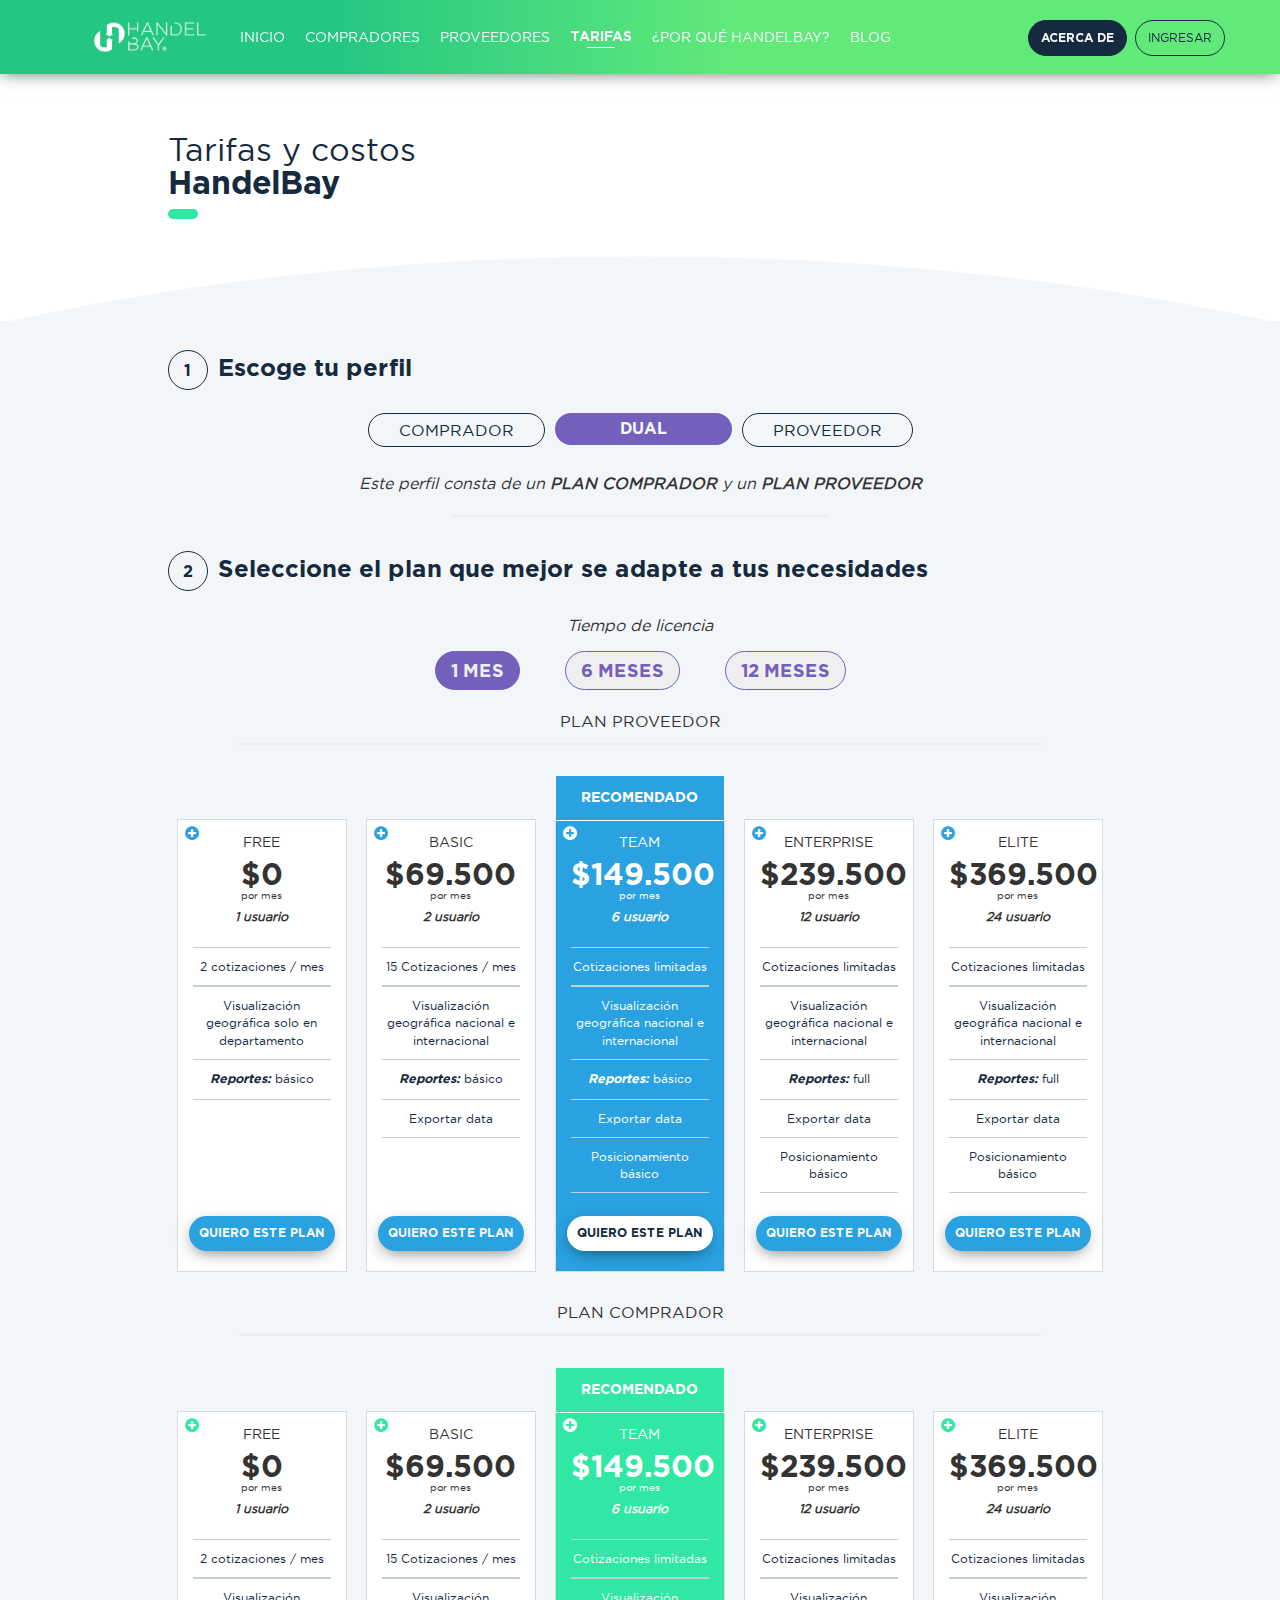
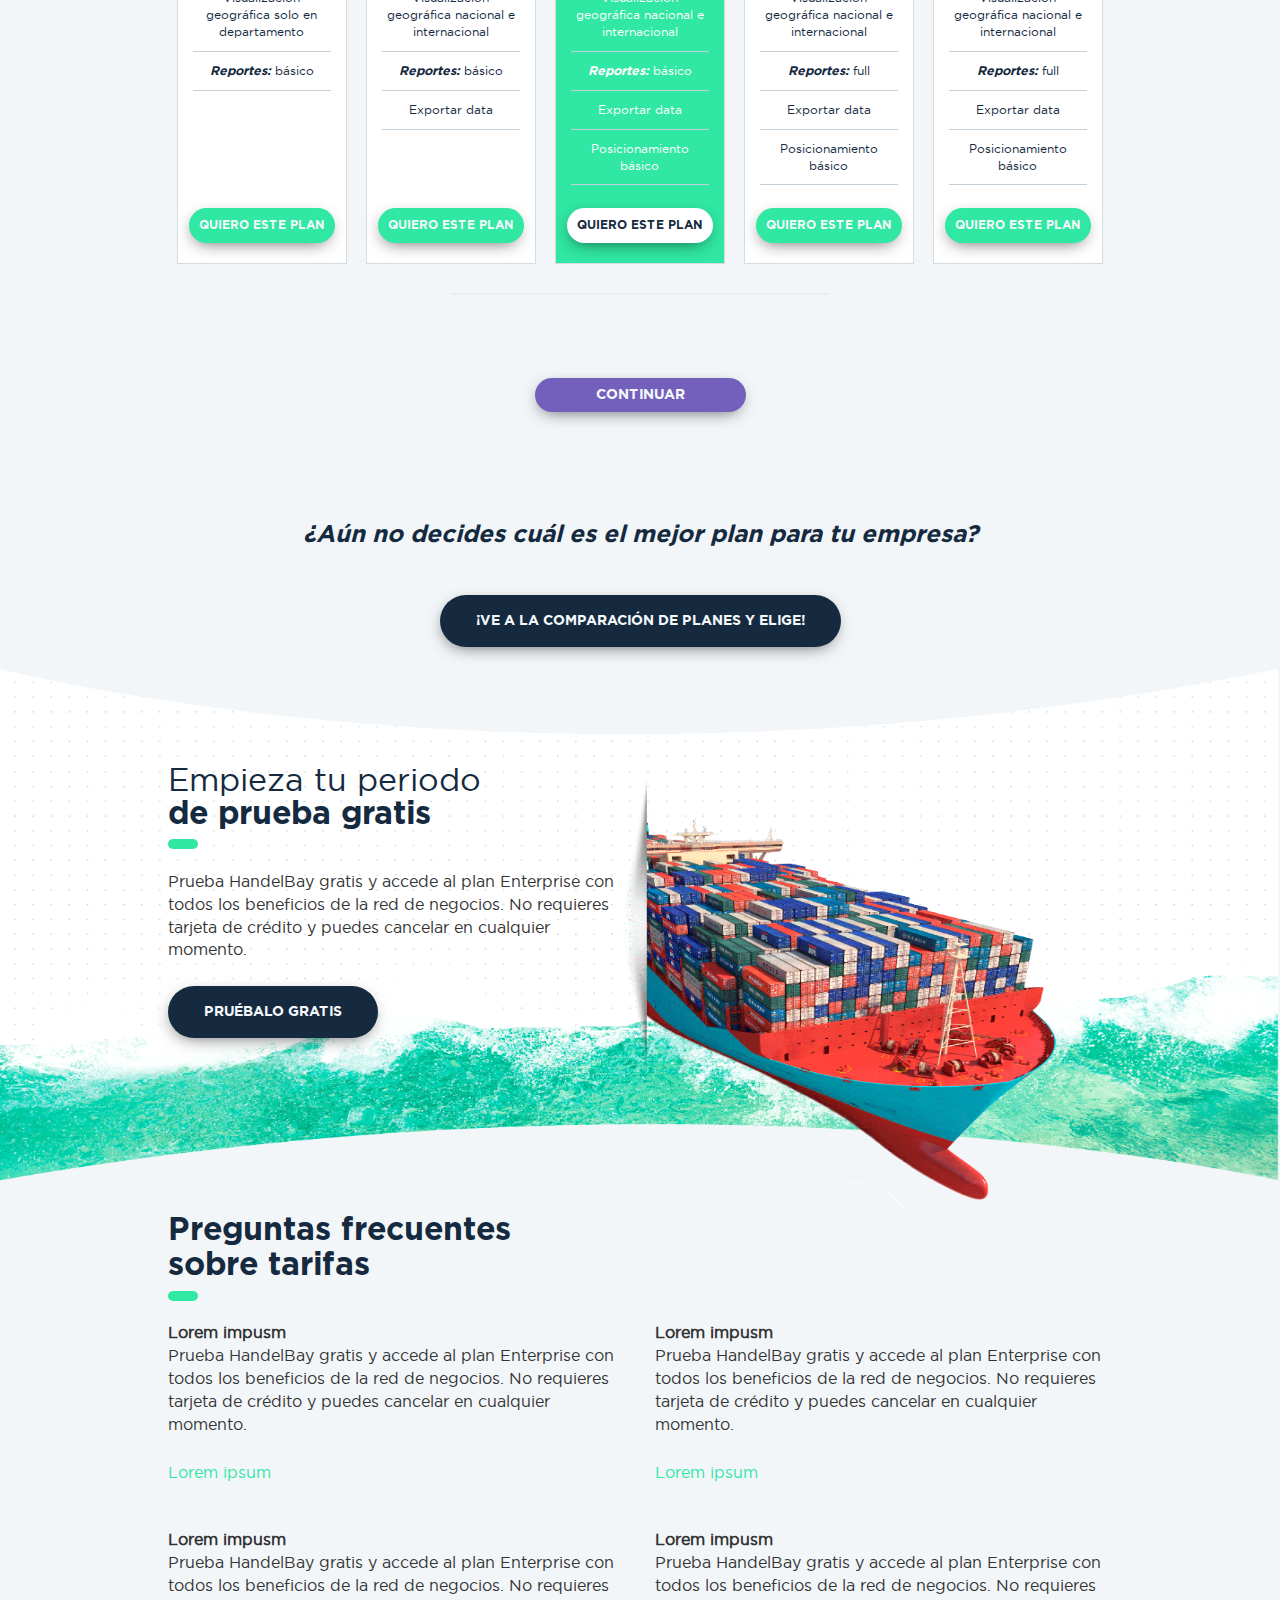
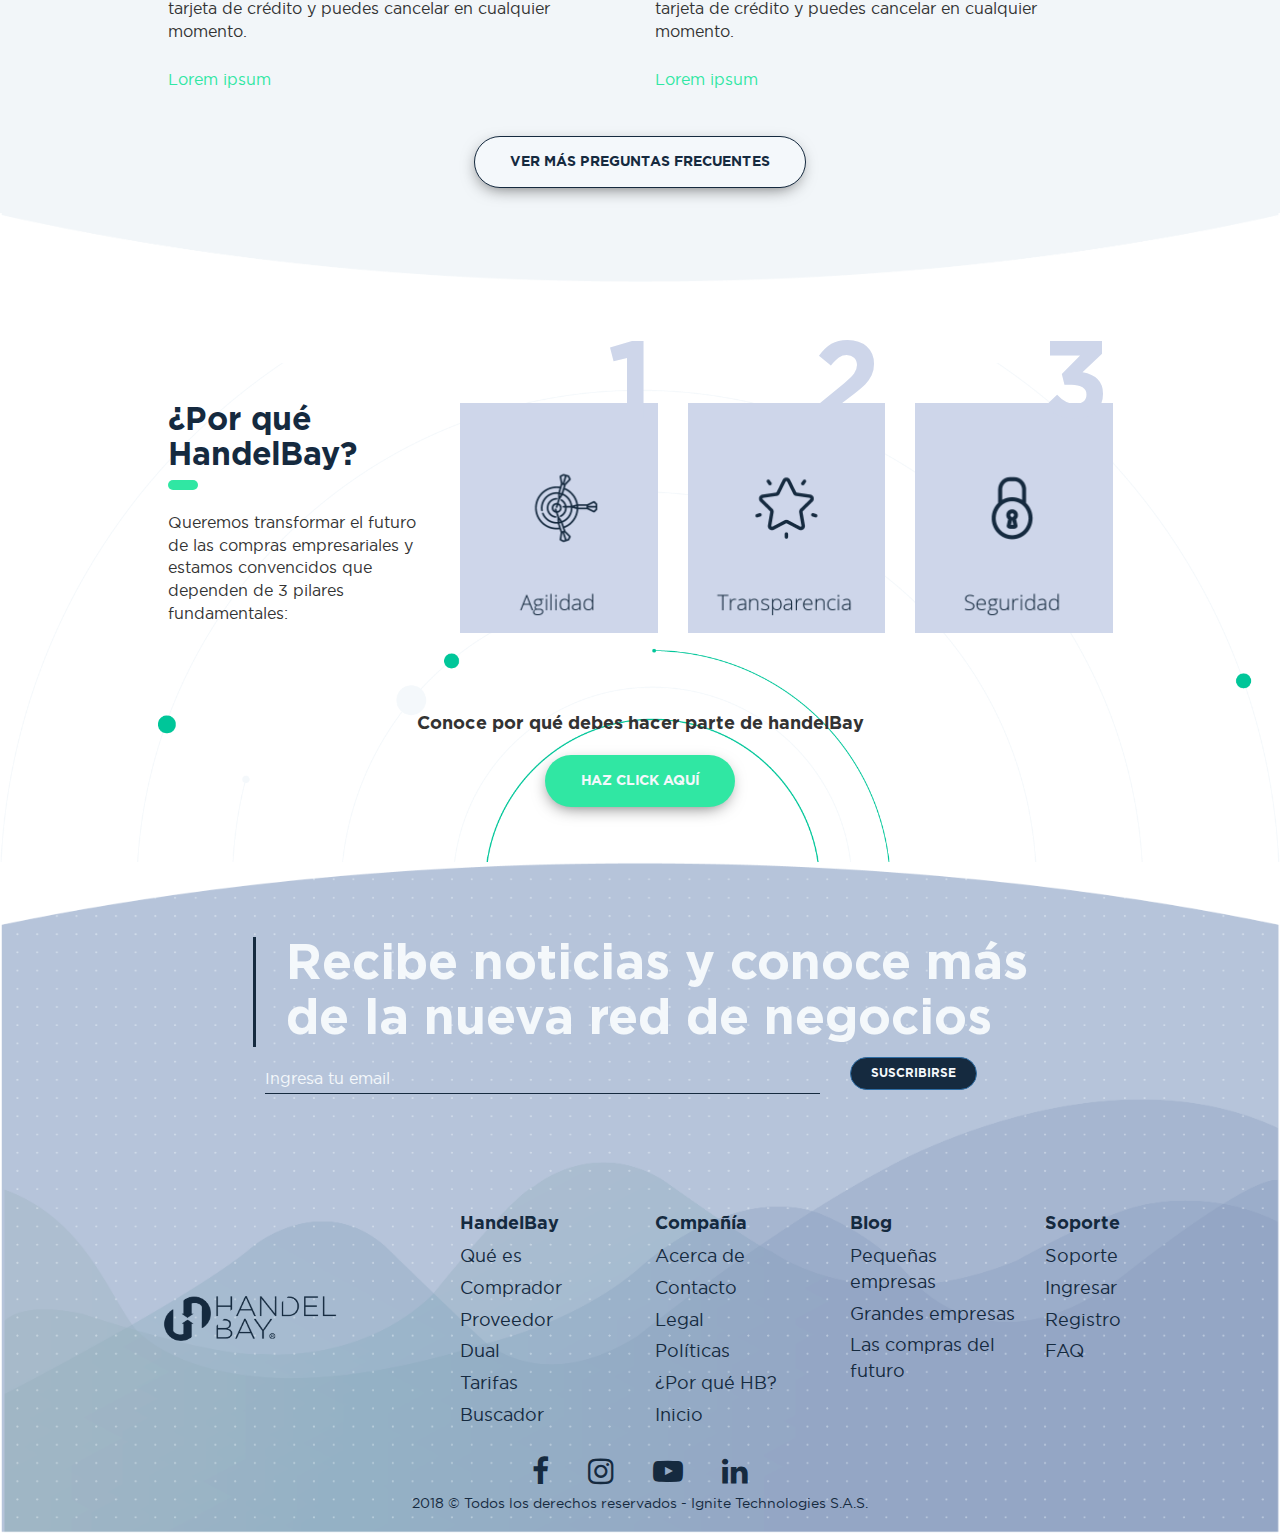
<file: tarifas.html>
<!DOCTYPE html>
<html lang="en">

<head>
    <meta charset="utf-8">
    <meta http-equiv="X-UA-Compatible" content="IE=edge">
    <meta name="viewport" content="width=device-width, initial-scale=1">
    <meta name="description" content="HandelBay es un marketplace empresarial, Business to Business, que a través de la publicación
        de necesidades de compra de las empresas, y cotizaciones en línea por parte proveedores, se facilita la comunicación,
        seguimiento y control de los procesos de abastecimiento y venta. Autor: Ignite technologies. ">
    <!-- The above 3 meta tags *must* come first in the head; any other head content must come *after* these tags -->
    <title>Handelbay: Red social empresarial para compradores potenciales y proveedores competitivos </title>

    <!-- Bootstrap -->
    <link href="css/bootstrap.min.css" rel="stylesheet" type="text/css">

    <!-- Icons fontawesome-->
    <link href="css/font-awesome.min.css" rel="stylesheet" type="text/css">

    <link href="css/handelbay_landing.css" rel="stylesheet" type="text/css">
    <link href="css/medias.css" rel="stylesheet" type="text/css">

    <!-- HTML5 shim and Respond.js for IE8 support of HTML5 elements and media queries -->
    <!-- WARNING: Respond.js doesn't work if you view the page via file:// -->
    <!--[if lt IE 9]>
      <script src="https://oss.maxcdn.com/html5shiv/3.7.3/html5shiv.min.js"></script>
      <script src="https://oss.maxcdn.com/respond/1.4.2/respond.min.js"></script>
    <![endif]-->

    <!-- Global Site Tag (gtag.js) - Google Analytics -->
    <script async src="https://www.googletagmanager.com/gtag/js?id=UA-88372236-
    1"></script>
    <script>
        window.dataLayer = window.dataLayer || [];
        function gtag() { dataLayer.push(arguments); }
        gtag('js', new Date());
        gtag('config', 'UA-88372236-1');
    </script>

    <!-- Google Tag Manager -->
    <script>(function (w, d, s, l, i) {
            w[l] = w[l] || []; w[l].push({
                'gtm.start':
                    new Date().getTime(), event: 'gtm.js'
            }); var f = d.getElementsByTagName(s)[0],
                j = d.createElement(s), dl = l != 'dataLayer' ? '&l=' + l : ''; j.async = true; j.src =
                    'https://www.googletagmanager.com/gtm.js?id=' + i + dl; f.parentNode.insertBefore(j, f);
        })(window, document, 'script', 'dataLayer', 'GTM-MH3BDH3');</script>
    <!-- End Google Tag Manager -->
</head>

<body>
    <!-- Google Tag Manager (noscript) -->
    <noscript>
        <iframe src="https://www.googletagmanager.com/ns.html?id=GTM-
        MH3BDH3" height="0" width="0" style="display:none;visibility:hidden"></iframe>
    </noscript>
    <!-- End Google Tag Manager (noscript) -->

    <!-- HEADER -->
    <header>
        <nav class="navbar navbar-default navbar-fixed-top">
            <div class="container-fluid handelbay-container-fluid">
                <!-- Brand and toggle get grouped for better mobile display -->
                <div class="navbar-header navbar-header-logo">
                    <button type="button" class="navbar-toggle collapsed" data-toggle="collapse" data-target="#bs-handelbay-tradicionalcollapse-1"
                        aria-expanded="false">
                        <span class="sr-only">Toggle navigation</span>
                        <span class="icon-bar"></span>
                        <span class="icon-bar"></span>
                        <span class="icon-bar"></span>
                    </button>
                    <a class="navbar-brand" href="index.html" style="display: none;">
                        <img src="images/handelbay_img/handelbay_logo_menu.png" alt="Red social empresarial para compradores potenciales y proveedores competitivos">
                    </a>
                </div>

                <!-- Collect the nav links, forms, and other content for toggling -->
                <div class="collapse navbar-collapse handelbay-navbar-collapse" id="bs-handelbay-tradicionalcollapse-1">
                    <div class="container">
                        <ul class="nav navbar-nav handelbay-navbar-left">
                            <li>
                                <a class="logo-handelbay-img" href="index.html">
                                    <img src="images/handelbay_img/handelbay_logo_menu.png" alt="Red social empresarial para compradores potenciales y proveedores competitivos">
                                </a>
                            </li>
                            <li class="">
                                <a href="index.html">Inicio
                                    <span class="han-sr-only"></span>
                                </a>
                            </li>
                            <li>
                                <a href="compradores.html">Compradores
                                    <span class="han-sr-only"></span>
                                </a>
                            </li>
                            <li>
                                <a href="proveedores.html">Proveedores
                                    <span class="han-sr-only"></span>
                                </a>
                            </li>
                            <li>
                                <a href="tarifas.html">Tarifas
                                    <span class="han-sr-only"></span>
                                </a>
                            </li>
                            <li class="">
                                <a href="porquehandelbay.html">¿Por qué handelbay?
                                    <span class="han-sr-only"></span>
                                </a>
                            </li>
                            <li>
                                <a href="#">
                                    Blog
                                    <span class="han-sr-only"></span>
                                </a>
                            </li>
                        </ul>
                        <ul class="nav navbar-nav navbar-right handelbay-navbar-right">
                            <li class="active">
                                <a href="prueba_gratis.html">Acerca de</a>
                            </li>
                            <li>
                                <a href="#">Ingresar</a>
                            </li>
                        </ul>
                    </div>

                </div>
                <!-- /.navbar-collapse -->
            </div>
            <!-- /.container-fluid -->
        </nav>
    </header>
    <!-- END HEADER -->

    <!-- TARIFAS -->
    <section id="tarifas">
        <div class="container">
            <div class="row">
                <div class="col-md-5 col-sm-6 col-md-offset-1">
                    <div class="title" itemscope itemtype="https://handelbay.com/">
                        <h1 class="title-1" itemprop="Handelbay Innvador">Tarifas y costos</h1>
                        <h1 class="title-2" itemprop="Handelbay en tu día a día">
                            HandelBay</h1>
                        <span class="handelbay-active"></span>
                    </div>
                </div>
                <!-- <div class="col-md-3 col-sm-6 hidden-xs img-header col-md-offset-1">
                    <img src="images/handelbay_img/handelbay_tarifas_header.png" alt="Tarifas y costos">
                </div> -->
            </div>
            <!-- .row -->
        </div>
        <!-- .handelbay-background-curva -->
        <div id="handelbay-background-curva">
        </div>
        <!-- .handelbay-background-curva -->
        <div class="handelbay-content-planes">
            <div class="container">
                <div class="row ">
                    <div class="col-md-10 col-md-offset-1">
                        <div class="handelbay-progress-title">
                            <span>1</span>
                            <h3>Escoge tu perfil</h3>
                        </div>
                        <div>
                            <div class="tabs-handelbay-planes text-center">
                                <!-- Nav tabs -->
                                <ul class="nav nav-tabs" role="tablist">
                                    <li role="presentation" class="buyer">
                                        <a href="#buyer" aria-controls="buyer" role="tab" data-toggle="tab">COMPRADOR</a>
                                    </li>
                                    <li role="presentation" class="active dual">
                                        <a href="#dual" aria-controls="dual" role="tab" data-toggle="tab">DUAL</a>
                                    </li>  
                                    <li role="presentation" class="provider">
                                        <a href="#provider" aria-controls="provider" role="tab" data-toggle="tab">PROVEEDOR</a>
                                    </li>                                                                      
                                </ul>
                            </div>
                            <!-- Tab panes -->
                            <div class="tab-content">
                                <div role="tabpanel" class="tab-pane" id="provider">

                                </div>
                                <div role="tabpanel" class="tab-pane active" id="dual">
                                    <div class="title-tab text-center">
                                        <p>
                                            Este perfil consta de un <strong>PLAN COMPRADOR </strong>y un <strong>PLAN PROVEEDOR</strong>
                                        </p>
                                    </div>
                                    <hr class="hr-space-step">
                                    <div class="handelbay-progress-title">
                                        <span>2</span>
                                        <h3>Seleccione el plan que mejor se adapte a tus necesidades</h3>
                                    </div>
                                    <div class="months text-center">
                                        <p class="time_licence">Tiempo de licencia</p>
                                        <button class="btn-time active"><span>1 mes</span></button>
                                        <button class="btn-time"><span>6 meses</span> </button>
                                        <button class="btn-time"><span>12 meses</span></button>
                                        <!-- <div class="handelbay-checkbox">
                                            <div class="squared">
                                                <input type="checkbox" id="first_semester">
                                                <label class="first_semester" for="first_semester">
                                                </label>
                                            </div>
                                            <div class="check_text inline-block">
                                                <div class="titles">
                                                    <label for="first_semester">
                                                        1 mes
                                                    </label>
                                                </div>
                                            </div>
                                        </div>
                                        <div class="handelbay-checkbox">
                                            <div class="squared">
                                                <input type="checkbox" id="second_semester">
                                                <label class="" for="second_semester">
                                                </label>
                                            </div>
                                            <div class="check_text inline-block">
                                                <div class="titles">
                                                    <label for="second_semester">
                                                        6 meses
                                                    </label>
                                                </div>
                                            </div>
                                        </div>
                                        <div class="handelbay-checkbox">
                                            <div class="squared">
                                                <input type="checkbox" id="third_semester" checked="checked">
                                                <label class="" for="third_semester">
                                                </label>
                                            </div>
                                            <div class="check_text inline-block">
                                                <div class="titles">
                                                    <label for="third_semester">
                                                        12 meses
                                                    </label>
                                                </div>
                                            </div>
                                        </div> -->
                                    </div>
                                    <!-- <div class="title-plan-time text-center">
                                        <p class="title-1">Para el plan
                                            <strong>12 meses</strong> obtienes un descuento del
                                            <strong class="sub-text">15%</strong> en la tarifa del mes normal</p>
                                        <p class="title-2 no-margin">Ejemplo plan Basic:</p>
                                        <p class="title-2">Precio mes normal: $79.900 * Precio en plan 12 meses: $69.500</p>
                                    </div>
                                    <hr class="hr-space-step">
                                    <div class="handelbay-progress-title">
                                        <span>3</span>
                                        <h3>Selecciona el plan que mejor se adapte a tus necesidades</h3>
                                    </div> -->
                                    <div class="title-tab text-center title-type-plan">
                                        <p>
                                            PLAN PROVEEDOR
                                        </p>
                                    </div>
                                    <hr class="hr-space-planes">

                                    <div class="row-handelbay-plannes" id="provider-row">
                                        <!-- Plan proveedor clase = provider-row, plan comprador clase = buyer-row -->

                                        <div class="col-plan-handelbay-1">
                                            <div class="more" data-container="body" data-html="true" data-toggle="popover" data-placement="top" data-content="<a href='#'>AMPLIAR INFORMACIÓN</a>">
                                                <i class="fa fa-plus-circle"></i>
                                            </div>
                                            <div class="item text-center">
                                                <h5>Free</h5>
                                                <h2>$0</h2>
                                                <span>por mes</span>
                                                <strong>1 usuario</strong>
                                                <ul>
                                                    <li class="first-li">
                                                        <a href="javascript:void(0)">
                                                            2 cotizaciones / mes
                                                        </a>
                                                    </li>
                                                    <li class="next-li">
                                                        <a href="javascript:void(0)">
                                                            Visualización geográfica solo en departamento
                                                        </a>
                                                    </li>
                                                    <li class="next-li">
                                                        <a href="javascript:void(0)">
                                                            <strong>
                                                                Reportes:
                                                            </strong> básico
                                                        </a>
                                                    </li>
                                                </ul>
                                            </div>
                                            <div class="handelbay-buttons">
                                                <a href="" class="btn btn-handelbay-planes">
                                                    Quiero este plan
                                                </a>
                                            </div>
                                        </div>

                                        <div class="col-plan-handelbay-1">
                                            <div class="more" data-container="body" data-html="true" data-toggle="popover" data-placement="top" data-content="<a href='#'>AMPLIAR INFORMACIÓN</a>">
                                                <i class="fa fa-plus-circle"></i>
                                            </div>
                                            <div class="item text-center">
                                                <h5>Basic</h5>
                                                <h2>$69.500</h2>
                                                <span>por mes</span>
                                                <strong>2 usuario</strong>
                                                <ul>
                                                    <li class="first-li">
                                                        <a href="javascript:void(0)">
                                                            15 Cotizaciones / mes
                                                        </a>
                                                    </li>
                                                    <li class="next-li">
                                                        <a href="javascript:void(0)">
                                                            Visualización geográfica nacional e internacional
                                                        </a>
                                                    </li>
                                                    <li class="next-li">
                                                        <a href="javascript:void(0)">
                                                            <strong>
                                                                Reportes:
                                                            </strong> básico
                                                        </a>
                                                    </li>
                                                    <li class="next-li">
                                                        <a href="javascript:void(0)">
                                                            Exportar data
                                                        </a>
                                                    </li>
                                                </ul>
                                            </div>
                                            <div class="handelbay-buttons">
                                                <a href="" class="btn btn-handelbay-planes">
                                                    Quiero este plan
                                                </a>
                                            </div>
                                        </div>
                                        <div class="col-plan-handelbay-1 active">
                                            <div class="more" data-container="body" data-html="true" data-toggle="popover" data-placement="top" data-content="<a href='#'>AMPLIAR INFORMACIÓN</a>">
                                                <i class="fa fa-plus-circle"></i>
                                            </div>
                                            <div class="recommended">
                                                <span>Recomendado</span>
                                            </div>
                                            <div class="item text-center">
                                                <h5>Team</h5>
                                                <h2>$149.500</h2>
                                                <span>por mes</span>
                                                <strong>6 usuario</strong>
                                                <ul>
                                                    <li class="first-li">
                                                        <a href="javascript:void(0)">
                                                            Cotizaciones limitadas
                                                        </a>
                                                    </li>
                                                    <li class="next-li">
                                                        <a href="javascript:void(0)">
                                                            Visualización geográfica nacional e internacional
                                                        </a>
                                                    </li>
                                                    <li class="next-li">
                                                        <a href="javascript:void(0)">
                                                            <strong>
                                                                Reportes:
                                                            </strong> básico
                                                        </a>
                                                    </li>
                                                    <li class="next-li">
                                                        <a href="javascript:void(0)">
                                                            Exportar data
                                                        </a>
                                                    </li>
                                                    <li class="next-li">
                                                        <a href="javascript:void(0)">
                                                            Posicionamiento básico
                                                        </a>
                                                    </li>
                                                </ul>
                                            </div>
                                            <div class="handelbay-buttons">
                                                <a href="" class="btn btn-handelbay-planes">
                                                    Quiero este plan
                                                </a>
                                            </div>
                                        </div>
                                        <div class="col-plan-handelbay-1">
                                            <div class="more" data-container="body" data-html="true" data-toggle="popover" data-placement="top" data-content="<a href='#'>AMPLIAR INFORMACIÓN</a>">
                                                <i class="fa fa-plus-circle"></i>
                                            </div>
                                            <div class="item text-center">
                                                <h5>Enterprise</h5>
                                                <h2>$239.500</h2>
                                                <span>por mes</span>
                                                <strong>12 usuario</strong>
                                                <ul>
                                                    <li class="first-li">
                                                        <a href="javascript:void(0)">
                                                            Cotizaciones limitadas
                                                        </a>
                                                    </li>
                                                    <li class="next-li">
                                                        <a href="javascript:void(0)">
                                                            Visualización geográfica nacional e internacional
                                                        </a>
                                                    </li>
                                                    <li class="next-li">
                                                        <a href="javascript:void(0)">
                                                            <strong>
                                                                Reportes:
                                                            </strong> full
                                                        </a>
                                                    </li>
                                                    <li class="next-li">
                                                        <a href="javascript:void(0)">
                                                            Exportar data
                                                        </a>
                                                    </li>
                                                    <li class="next-li">
                                                        <a href="javascript:void(0)">
                                                            Posicionamiento básico
                                                        </a>
                                                    </li>
                                                </ul>
                                            </div>
                                            <div class="handelbay-buttons">
                                                <a href="" class="btn btn-handelbay-planes">
                                                    Quiero este plan
                                                </a>
                                            </div>
                                        </div>
                                        <div class="col-plan-handelbay-1">
                                            <div class="more" data-container="body" data-html="true" data-toggle="popover" data-placement="top" data-content="<a href='#'>AMPLIAR INFORMACIÓN</a>">
                                                <i class="fa fa-plus-circle"></i>
                                            </div>
                                            <div class="item text-center">
                                                <h5>Elite</h5>
                                                <h2>$369.500</h2>
                                                <span>por mes</span>
                                                <strong>24 usuario</strong>
                                                <ul>
                                                    <li class="first-li">
                                                        <a href="javascript:void(0)">
                                                            Cotizaciones limitadas
                                                        </a>
                                                    </li>
                                                    <li class="next-li">
                                                        <a href="javascript:void(0)">
                                                            Visualización geográfica nacional e internacional
                                                        </a>
                                                    </li>
                                                    <li class="next-li">
                                                        <a href="javascript:void(0)">
                                                            <strong>
                                                                Reportes:
                                                            </strong> full
                                                        </a>
                                                    </li>
                                                    <li class="next-li">
                                                        <a href="javascript:void(0)">
                                                            Exportar data
                                                        </a>
                                                    </li>
                                                    <li class="next-li">
                                                        <a href="javascript:void(0)">
                                                            Posicionamiento básico
                                                        </a>
                                                    </li>
                                                </ul>
                                            </div>
                                            <div class="handelbay-buttons">
                                                <a href="" class="btn btn-handelbay-planes">
                                                    Quiero este plan
                                                </a>
                                            </div>
                                        </div>
                                    </div>
                                    <!-- .row-handelbay-plannes -->

                                    <div class="title-tab text-center title-type-plan">
                                        <p>
                                            PLAN COMPRADOR
                                        </p>
                                    </div>
                                    <hr class="hr-space-planes">

                                    <div class="row-handelbay-plannes" id="buyer-row">
                                        <!-- Plan proveedor clase = provider-row, plan comprador clase = buyer-row -->

                                        <div class="col-plan-handelbay-1">
                                            <div class="more" data-container="body" data-html="true" data-toggle="popover" data-placement="top" data-content="<a href='#'>AMPLIAR INFORMACIÓN</a>">
                                                <i class="fa fa-plus-circle"></i>
                                            </div>
                                            <div class="item text-center">
                                                <h5>Free</h5>
                                                <h2>$0</h2>
                                                <span>por mes</span>
                                                <strong>1 usuario</strong>
                                                <ul>
                                                    <li class="first-li">
                                                        <a href="javascript:void(0)">
                                                            2 cotizaciones / mes
                                                        </a>
                                                    </li>
                                                    <li class="next-li">
                                                        <a href="javascript:void(0)">
                                                            Visualización geográfica solo en departamento
                                                        </a>
                                                    </li>
                                                    <li class="next-li">
                                                        <a href="javascript:void(0)">
                                                            <strong>
                                                                Reportes:
                                                            </strong> básico
                                                        </a>
                                                    </li>
                                                </ul>
                                            </div>
                                            <div class="handelbay-buttons">
                                                <a href="" class="btn btn-handelbay-planes">
                                                    Quiero este plan
                                                </a>
                                            </div>
                                        </div>

                                        <div class="col-plan-handelbay-1">
                                            <div class="more" data-container="body" data-html="true" data-toggle="popover" data-placement="top" data-content="<a href='#'>AMPLIAR INFORMACIÓN</a>">
                                                <i class="fa fa-plus-circle"></i>
                                            </div>
                                            <div class="item text-center">
                                                <h5>Basic</h5>
                                                <h2>$69.500</h2>
                                                <span>por mes</span>
                                                <strong>2 usuario</strong>
                                                <ul>
                                                    <li class="first-li">
                                                        <a href="javascript:void(0)">
                                                            15 Cotizaciones / mes
                                                        </a>
                                                    </li>
                                                    <li class="next-li">
                                                        <a href="javascript:void(0)">
                                                            Visualización geográfica nacional e internacional
                                                        </a>
                                                    </li>
                                                    <li class="next-li">
                                                        <a href="javascript:void(0)">
                                                            <strong>
                                                                Reportes:
                                                            </strong> básico
                                                        </a>
                                                    </li>
                                                    <li class="next-li">
                                                        <a href="javascript:void(0)">
                                                            Exportar data
                                                        </a>
                                                    </li>
                                                </ul>
                                            </div>
                                            <div class="handelbay-buttons">
                                                <a href="" class="btn btn-handelbay-planes">
                                                    Quiero este plan
                                                </a>
                                            </div>
                                        </div>
                                        <div class="col-plan-handelbay-1 active">
                                            <div class="more" data-container="body" data-html="true" data-toggle="popover" data-placement="top" data-content="<a href='#'>AMPLIAR INFORMACIÓN</a>">
                                                <i class="fa fa-plus-circle"></i>
                                            </div>
                                            <div class="recommended">
                                                <span>Recomendado</span>
                                            </div>
                                            <div class="item text-center">
                                                <h5>Team</h5>
                                                <h2>$149.500</h2>
                                                <span>por mes</span>
                                                <strong>6 usuario</strong>
                                                <ul>
                                                    <li class="first-li">
                                                        <a href="javascript:void(0)">
                                                            Cotizaciones limitadas
                                                        </a>
                                                    </li>
                                                    <li class="next-li">
                                                        <a href="javascript:void(0)">
                                                            Visualización geográfica nacional e internacional
                                                        </a>
                                                    </li>
                                                    <li class="next-li">
                                                        <a href="javascript:void(0)">
                                                            <strong>
                                                                Reportes:
                                                            </strong> básico
                                                        </a>
                                                    </li>
                                                    <li class="next-li">
                                                        <a href="javascript:void(0)">
                                                            Exportar data
                                                        </a>
                                                    </li>
                                                    <li class="next-li">
                                                        <a href="javascript:void(0)">
                                                            Posicionamiento básico
                                                        </a>
                                                    </li>
                                                </ul>
                                            </div>
                                            <div class="handelbay-buttons">
                                                <a href="" class="btn btn-handelbay-planes">
                                                    Quiero este plan
                                                </a>
                                            </div>
                                        </div>
                                        <div class="col-plan-handelbay-1">
                                            <div class="more" data-container="body" data-html="true" data-toggle="popover" data-placement="top" data-content="<a href='#'>AMPLIAR INFORMACIÓN</a>">
                                                <i class="fa fa-plus-circle"></i>
                                            </div>
                                            <div class="item text-center">
                                                <h5>Enterprise</h5>
                                                <h2>$239.500</h2>
                                                <span>por mes</span>
                                                <strong>12 usuario</strong>
                                                <ul>
                                                    <li class="first-li">
                                                        <a href="javascript:void(0)">
                                                            Cotizaciones limitadas
                                                        </a>
                                                    </li>
                                                    <li class="next-li">
                                                        <a href="javascript:void(0)">
                                                            Visualización geográfica nacional e internacional
                                                        </a>
                                                    </li>
                                                    <li class="next-li">
                                                        <a href="javascript:void(0)">
                                                            <strong>
                                                                Reportes:
                                                            </strong> full
                                                        </a>
                                                    </li>
                                                    <li class="next-li">
                                                        <a href="javascript:void(0)">
                                                            Exportar data
                                                        </a>
                                                    </li>
                                                    <li class="next-li">
                                                        <a href="javascript:void(0)">
                                                            Posicionamiento básico
                                                        </a>
                                                    </li>
                                                </ul>
                                            </div>
                                            <div class="handelbay-buttons">
                                                <a href="" class="btn btn-handelbay-planes">
                                                    Quiero este plan
                                                </a>
                                            </div>
                                        </div>
                                        <div class="col-plan-handelbay-1">
                                            <div class="more" data-container="body" data-html="true" data-toggle="popover" data-placement="top" data-content="<a href='#'>AMPLIAR INFORMACIÓN</a>">
                                                <i class="fa fa-plus-circle"></i>
                                            </div>
                                            <div class="item text-center">
                                                <h5>Elite</h5>
                                                <h2>$369.500</h2>
                                                <span>por mes</span>
                                                <strong>24 usuario</strong>
                                                <ul>
                                                    <li class="first-li">
                                                        <a href="javascript:void(0)">
                                                            Cotizaciones limitadas
                                                        </a>
                                                    </li>
                                                    <li class="next-li">
                                                        <a href="javascript:void(0)">
                                                            Visualización geográfica nacional e internacional
                                                        </a>
                                                    </li>
                                                    <li class="next-li">
                                                        <a href="javascript:void(0)">
                                                            <strong>
                                                                Reportes:
                                                            </strong> full
                                                        </a>
                                                    </li>
                                                    <li class="next-li">
                                                        <a href="javascript:void(0)">
                                                            Exportar data
                                                        </a>
                                                    </li>
                                                    <li class="next-li">
                                                        <a href="javascript:void(0)">
                                                            Posicionamiento básico
                                                        </a>
                                                    </li>
                                                </ul>
                                            </div>
                                            <div class="handelbay-buttons">
                                                <a href="" class="btn btn-handelbay-planes">
                                                    Quiero este plan
                                                </a>
                                            </div>
                                        </div>
                                    </div>
                                    <!-- .row-handelbay-plannes -->
                                    <hr class="hr-space-step">

                                    <div class="button-footer-plan text-center">
                                        <a href="#" class="btn btn-handelbay-success btn-handelbay-dual">Continuar</a>
                                    </div>
                                </div>
                                <div role="tabpanel" class="tab-pane" id="buyer">...</div>
                            </div>
                            <!-- Aún no decides-->
                            <div class="title-footer text-center">
                                <h3>¿Aún no decides cuál es el mejor plan para tu empresa?</h3>
                                <a href="#" class="btn btn-handelbay-success btn-handelbay-black" data-toggle="modal" data-target="#compare-planes">¡Ve a la comparación de planes y elige!</a>
                            </div>
                            <!-- end Aún no decides-->
                        </div>
                    </div>
                </div>
                <!-- .row -->
            </div>
        </div>
        <!-- handelbay-content-planes -->       
    </section>
    <!-- END TARIFAS -->

     <!-- .handelbay-background-curva -->
    <!-- <section id="handelbay-background-curva-bottom">
    </section> -->
    <!-- .handelbay-background-curva -->

    <!-- PRUEBA GRATIS -->
    <section id="free-trial">
        <div class="container">
            <div class="row">
                <div class="col-md-5 col-sm-5 col-md-offset-1">
                    <div class="title" itemscope itemtype="https://handelbay.com/">
                        <h1 class="title-1" itemprop="Handelbay Innvador">Empieza tu periodo</h1>
                        <h1 class="title-2" itemprop="Handelbay en tu día a día">
                            de prueba gratis</h1>
                        <span class="handelbay-active"></span>
                    </div>
                    <div class="handelbay-text" itemscope itemtype="https://handelbay.com/">
                        <p itemprop="HandelBay es la solución">
                            Prueba HandelBay gratis y accede al plan Enterprise con todos los beneficios de la red de negocios. No requieres tarjeta
                            de crédito y puedes cancelar en cualquier momento.
                        </p>
                    </div>
                    <div class="title-footer text-left">
                        <a href="#" class="btn btn-handelbay-success btn-handelbay-black">Pruébalo gratis</a>
                    </div>
                </div>
            </div>
            <!-- .row -->
        </div>
    </section>
    <!-- END PRUEBA GRATIS -->

    <!-- PREGUNTAS FRECUENTES -->
    <section id="frequent-questions">
        <div class="container">
            <div class="row">
                <div class="col-md-10 col-sm-12 col-md-offset-1">
                    <div class="title" itemscope itemtype="https://handelbay.com/">
                        <h1 class="title-2" itemprop="Handelbay en tu día a día">
                            Preguntas frecuentes
                            <br>sobre tarifas</h1>
                        <span class="handelbay-active"></span>
                    </div>
                    <div class="handelbay-text" itemscope itemtype="https://handelbay.com/">
                        <div class="row">
                            <div class="col-md-6 col-sm-6 col-xs-6">
                                <p itemprop="HandelBay es la solución">
                                    <strong>Lorem impusm</strong>
                                    <br> Prueba HandelBay gratis y accede al plan Enterprise con todos los beneficios de la red
                                    de negocios. No requieres tarjeta de crédito y puedes cancelar en cualquier momento.
                                </p>
                                <p class="text-responsable">
                                    Lorem ipsum
                                </p>
                            </div>

                            <div class="col-md-6 col-sm-6 col-xs-6">
                                <p itemprop="HandelBay es la solución">
                                    <strong>Lorem impusm</strong>
                                    <br> Prueba HandelBay gratis y accede al plan Enterprise con todos los beneficios de la red
                                    de negocios. No requieres tarjeta de crédito y puedes cancelar en cualquier momento.
                                </p>
                                <p class="text-responsable">
                                    Lorem ipsum
                                </p>
                            </div>
                            <div class="col-md-6 col-sm-6 col-xs-6">
                                <p itemprop="HandelBay es la solución">
                                    <strong>Lorem impusm</strong>
                                    <br> Prueba HandelBay gratis y accede al plan Enterprise con todos los beneficios de la red
                                    de negocios. No requieres tarjeta de crédito y puedes cancelar en cualquier momento.
                                </p>
                                <p class="text-responsable">
                                    Lorem ipsum
                                </p>
                            </div>

                            <div class="col-md-6 col-sm-6 col-xs-6">
                                <p itemprop="HandelBay es la solución">
                                    <strong>Lorem impusm</strong>
                                    <br> Prueba HandelBay gratis y accede al plan Enterprise con todos los beneficios de la red
                                    de negocios. No requieres tarjeta de crédito y puedes cancelar en cualquier momento.
                                </p>
                                <p class="text-responsable">
                                    Lorem ipsum
                                </p>
                            </div>
                        </div>
                        <!-- .row -->
                        <div class="button-questions text-center">
                            <a href="#" class="btn btn-handelbay-success btn-questions">Ver más preguntas frecuentes</a>
                        </div>
                    </div>
                </div>
            </div>
            <!-- .row -->
        </div>
    </section>
    <!-- END PREGUNTAS FRECUENTES -->

    <!-- .handelbay-background-curva -->
    <section id="handelbay-background-curva-bottom">
    </section>
    <!-- .handelbay-background-curva -->

    <!-- BECAUSE HANDELBAY -->
    <section id="because-handelbay">
        <div class="container">
            <div class="row">
                <div class="col-md-3 col-sm-12 col-xs-12 col-md-offset-1">
                    <div class="title" itemscope itemtype="https://handelbay.com/">
                        <h1 class="title-2" itemprop="Handelbay en tu día a día">¿Por qué
                            <br>HandelBay?</h1>
                        <span class="handelbay-active"></span>
                    </div>
                    <div class="handelbay-text" itemscope itemtype="https://handelbay.com/">
                        <p itemprop="HandelBay es la solución">
                            Queremos transformar el futuro de las compras empresariales y estamos convencidos que dependen de 3 pilares fundamentales:
                        </p>
                    </div>
                </div>
                <div class="col-md-7 col-sm-12 col-xs-12">
                    <div class="row">
                        <div class="col-md-4 col-sm-4 col-xs-6">
                            <div class="image-1">
                                <span>1</span>
                                <a href="javascript:void(0)">
                                    <img src="images/handelbay_img/handelbay_porque_1.png" alt="Agilidad">
                                    <div class="handelbay-effect-hover" itemscope itemtype="https://handelbay.com/" style="display: none;">
                                        <div class="because-handelbay_text">
                                            <h3 class="title" itemprop="futuro">Agilidad</h3>
                                            <p>
                                                Reduce un 70% el
                                                tiempo operativo del
                                                área de compras.
                                                Optimiza en un 80% la
                                                gestión comercial.
                                            </p>
                                        </div> 
                                    </div>
                                </a>
                            </div>
                        </div>
                        <div class="col-md-4 col-sm-4 col-xs-6">
                            <div class="image-1">
                                <span>2</span>
                                <a href="javascript:void(0)">
                                    <img src="images/handelbay_img/handelbay_porque_2.png" alt="Agilidad">
                                    <div class="handelbay-effect-hover" itemscope itemtype="https://handelbay.com/" style="display: none;">
                                        <div class="because-handelbay_text">
                                            <h3 class="title" itemprop="transformar">Transparencia</h3>
                                            <p>
                                                Trabaja
                                                colaborativamente y
                                                conserva la trazabilidad
                                                de tus procesos para
                                                facilitar la toma de
                                                decisiones.                                            
                                            </p>
                                        </div>
                                    </div>
                                </a>
                            </div>
                        </div>
                        <div class="col-md-4 col-sm-4 col-xs-6">
                            <div class="image-1">
                                <a href="javascript:void(0)">
                                    <span>3</span>
                                    <img src="images/handelbay_img/handelbay_porque_3.png" alt="Agilidad">
                                    <div class="handelbay-effect-hover" itemscope itemtype="https://handelbay.com/" style="display: none;">
                                        <div class="because-handelbay_text">
                                            <h3 class="title" itemprop="empresariales">Seguridad</h3>
                                            <p>
                                                HandelBay verifica la
                                                legitimidad de las
                                                empresas registradas a
                                                través de las entidades
                                                reguladoras.
                                            </p>
                                        </div>
                                    </div>
                                </a>
                            </div>
                        </div>
                    </div>
                </div>
            </div>
            <!-- .row -->
            <div class="row btn-content-handelbay">
                <div class="col-md-12 text-center" itemscope>
                    <h3 itemprop="handelbay">
                        Conoce por qué debes hacer parte de handelBay
                    </h3>
                    <a href="#" class="btn btn-handelbay-success">Haz click aquí</a>
                </div>
            </div>
        </div>
        <!-- .container -->
    </section>
    <!-- END BECAUSE HANDELBAY -->

    <!-- Modal comparador de planes-->
    <div class="modal fade handelbay-modal" id="compare-planes" tabindex="-1" role="dialog" aria-labelledby="compare-planesLabel">
        <div class="modal-dialog modal-md" role="document">
            <div class="modal-content">
                <div id="agendatudemo">
                    <div class="modal-header text-center">
                        <!-- <button type="button" class="close" data-dismiss="modal" aria-label="Close">
                                    <span aria-hidden="true">&times;</span>
                                </button> -->
                        <h3 class="modal-title" id="compare-planesLabel">Comparador de planes</h3>
                    </div>
                    <div class="modal-body">
                        <div class="title-body modal_tabs">
                            <div class="tabs-handelbay-planes text-center">
                                <!-- Nav tabs -->
                                <ul class="nav nav-tabs" role="tablist">
                                    <li role="presentation" class="buyer active">
                                        <a href="#buyerM" aria-controls="buyerM" role="tab" data-toggle="tab"><span>COMPRADOR</span></a>
                                    </li>
                                    <li role="presentation" class="dual">
                                        <a href="#dualM" aria-controls="dualM" role="tab" data-toggle="tab">DUAL</a>
                                    </li> 
                                    <li role="presentation" class="provider">
                                        <a href="#providerM" aria-controls="providerM" role="tab" data-toggle="tab">PROVEEDOR</a>
                                    </li>                                                                       
                                </ul>
                            </div>
                        </div>
                        <div class="tab-content">
                            <div role="tabpanel" class="tab-pane active" id="buyerM">                                
                                <div class="scroll_table">
                                    <div class="scroll_table-content">                                   
                                        <div class="planes_users">
                                            <div class="plan free">
                                                <h3 class="title text-left">Free</h3>
                                                <span class="text">2 usuarios</span>
                                            </div>
                                            <div class="plan">
                                                <h3 class="title">Basic</h3>
                                                <span class="text">4 usuarios</span>
                                            </div>
                                            <div class="plan">
                                                <h3 class="title">Team</h3>
                                                <span class="text">8 usuarios</span>
                                            </div>
                                            <div class="plan">
                                                <h3 class="title">Enterprise</h3>
                                                <span class="text">Usuarios ilimi.</span>
                                            </div>
                                            <div class="plan">
                                                <h3 class="title">Elite</h3>
                                                <span class="text">Usuarios ilimi.</span>
                                            </div>
                                        </div> <!-- .planes_users -->
                                            <!-- <table class="table">
                                                
                                                <thead>
                                                    <tr class="heading_table">
                                                        <th scope="col" class="title">Free</th>
                                                        <th scope="col" class="title">Basic</th>
                                                        <th scope="col" class="title">Team</th>
                                                        <th scope="col" class="title">Enterprise</th>
                                                        <th scope="col" class="title">Elite</th>
                                                    </tr>
                                                </thead>
                                                <tbody>
                                                    <tr>
                                                        <td class="text">2 usuarios</td>
                                                        <td class="text">4 usuarios</td>
                                                        <td class="text">8 usuarios</td>
                                                        <td class="text">Usuarios ilimi.</td>
                                                        <td class="text">Usuarios ilimi.</td>
                                                    </tr>
                                                </tbody>
                                            </table> -->
                                        
                                        <!-- PRECIO -->
                                        <table class="table_price table">
                                            <caption>Precios de planes</caption>
                                            <tbody>
                                                <tr>
                                                    <th scope="col" colspan="6" class="title">
                                                        Precio
                                                    </th>
                                                    <td rowspan="4" class="more">-</td>
                                                </tr>
                                                <tr class="tr-body">
                                                    <th scope="col" class="subtitle">
                                                        Mensual
                                                    </th>
                                                    <td class="text-right">
                                                        117.500
                                                    </td>
                                                    <td class="text-right">
                                                        117.500
                                                    </td>
                                                    <td class="text-right">
                                                        117.500
                                                    </td>
                                                    <td class="text-right">
                                                        117.500
                                                    </td>
                                                    <td class="text-right">
                                                        117.500
                                                    </td>                                   
                                                </tr>
                                                <tr class="tr-body">
                                                    <th scope="col" class="subtitle" >
                                                        Semestral
                                                    </th>
                                                    <td class="text-right">
                                                        109.900
                                                    </td>
                                                    <td class="text-right">
                                                        109.900
                                                    </td>
                                                    <td class="text-right">
                                                        109.900
                                                    </td>
                                                    <td class="text-right">
                                                        109.900
                                                    </td>
                                                    <td class="text-right">
                                                        109.900
                                                    </td>                                   
                                                </tr>
                                                <tr class="tr-body">
                                                    <th scope="col" class="subtitle">
                                                        Anual
                                                    </th>
                                                    <td class="text-right">
                                                        99.900
                                                    </td>
                                                    <td class="text-right">
                                                        99.900
                                                    </td>
                                                    <td class="text-right">
                                                        99.900
                                                    </td>
                                                    <td class="text-right">
                                                        99.900
                                                    </td>
                                                    <td class="text-right">
                                                        99.900
                                                    </td>                                                            
                                                </tr>
                                            </tbody>
                                        </table>
                                        <!-- RED SOCIAL EMPRESARIAL -->
                                        <table class="table_price table">
                                            <caption>Red social empresarial</caption>
                                            <tbody>
                                                <tr>
                                                    <th scope="col" colspan="6" class="title">
                                                        Red social empresarial
                                                    </th>
                                                    <td rowspan="4" class="more">-</td>
                                                </tr>
                                                <tr class="tr-body">
                                                    <th scope="col" class="subtitle">
                                                        Perfil
                                                    </th>
                                                    <td class="text-center">
                                                        <span class="point">✔</span>
                                                    </td>
                                                    <td class="text-center">
                                                        <span class="point">✔</span>
                                                    </td>
                                                    <td class="text-center">
                                                        <span class="point">✔</span>
                                                    </td>
                                                    <td class="text-center">
                                                        <span class="point">✔</span>
                                                    </td>
                                                    <td class="text-center">
                                                        <span class="point">✔</span>
                                                    </td>                                   
                                                </tr>
                                                <tr class="tr-body">
                                                    <th scope="col" class="subtitle">
                                                        Multimedia en el perfil
                                                    </th>
                                                    <td class="text-center">
                                                        <span class="point">✔</span>
                                                    </td>
                                                    <td class="text-center">
                                                        <span class="point">✔</span>
                                                    </td>
                                                    <td class="text-center">
                                                        <span class="point">✔</span>
                                                    </td>
                                                    <td class="text-center">
                                                        <span class="point">✔</span>
                                                    </td>
                                                    <td class="text-center">
                                                        <span class="point">✔</span>
                                                    </td>                                   
                                                </tr>
                                                <tr class="tr-body">
                                                    <th scope="col" class="subtitle">
                                                        Reputaciones
                                                    </th>
                                                    <td class="text-center">
                                                        <span class="point">✔</span>
                                                    </td>
                                                    <td class="text-center">
                                                        <span class="point">✔</span>
                                                    </td>
                                                    <td class="text-center">
                                                        <span class="point">✔</span>
                                                    </td>
                                                    <td class="text-center">
                                                        <span class="point">✔</span>
                                                    </td>
                                                    <td class="text-center">
                                                        <span class="point">✔</span>
                                                    </td>                                                             
                                                </tr>
                                                <tr class="tr-body">
                                                    <th scope="col" class="subtitle">
                                                        Mensajes
                                                    </th>
                                                    <td class="text-center">
                                                        <span class="point">✔</span>
                                                    </td>
                                                    <td class="text-center">
                                                        <span class="point">✔</span>
                                                    </td>
                                                    <td class="text-center">
                                                        <span class="point">✔</span>
                                                    </td>
                                                    <td class="text-center">
                                                        <span class="point">✔</span>
                                                    </td>
                                                    <td class="text-center">
                                                        <span class="point">✔</span>
                                                    </td>                                                             
                                                </tr>
                                                <tr class="tr-body">
                                                    <th scope="col" class="subtitle">
                                                        Recomendaciones
                                                    </th>
                                                    <td class="text-center">
                                                        <span class="point">✔</span>
                                                    </td>
                                                    <td class="text-center">
                                                        <span class="point">✔</span>
                                                    </td>
                                                    <td class="text-center">
                                                        <span class="point">✔</span>
                                                    </td>
                                                    <td class="text-center">
                                                        <span class="point">✔</span>
                                                    </td>
                                                    <td class="text-center">
                                                        <span class="point">✔</span>
                                                    </td>                                                             
                                                </tr>
                                                <tr class="tr-body">
                                                    <th scope="col" class="subtitle">
                                                        Actividad reciente
                                                    </th>
                                                    <td class="text-center">
                                                        <span class="point">✔</span>
                                                    </td>
                                                    <td class="text-center">
                                                        <span class="point">✔</span>
                                                    </td>
                                                    <td class="text-center">
                                                        <span class="point">✔</span>
                                                    </td>
                                                    <td class="text-center">
                                                        <span class="point">✔</span>
                                                    </td>
                                                    <td class="text-center">
                                                        <span class="point">✔</span>
                                                    </td>                                                             
                                                </tr>
                                                <tr class="tr-body">
                                                    <th scope="col" scope="col" class="subtitle">
                                                        Clientes sugeridos
                                                    </th>
                                                    <td class="text-center">
                                                        <span class="point">✔</span>
                                                    </td>
                                                    <td class="text-center">
                                                        <span class="point">✔</span>
                                                    </td>
                                                    <td class="text-center">
                                                        <span class="point">✔</span>
                                                    </td>
                                                    <td class="text-center">
                                                        <span class="point">✔</span>
                                                    </td>
                                                    <td class="text-center">
                                                        <span class="point">✔</span>
                                                    </td>                                                             
                                                </tr>
                                            </tbody>
                                        </table>
                                        <!-- VARIOS -->
                                        <table class="table_price table">
                                            <caption>Procesos handelBay</caption>
                                            <tbody>
                                                <tr>
                                                    <th scope="col" colspan="6" class="title">
                                                        Varios
                                                    </th>
                                                    <td rowspan="4" class="more">-</td>
                                                </tr>
                                                <tr class="tr-body">
                                                    <th scope="col" class="subtitle">
                                                        Documentación
                                                    </th>
                                                    <td class="text-center">
                                                        <span class="point">✔</span>
                                                    </td>
                                                    <td class="text-center">
                                                        <span class="point">✔</span>
                                                    </td>
                                                    <td class="text-center">
                                                        <span class="point">✔</span>
                                                    </td>
                                                    <td class="text-center">
                                                        <span class="point">✔</span>
                                                    </td>
                                                    <td class="text-center">
                                                        <span class="point">✔</span>
                                                    </td>                                   
                                                </tr>
                                                <tr class="tr-body">
                                                    <th scope="col" class="subtitle">
                                                        Multiusuario
                                                    </th>
                                                    <td class="text-center">
                                                        <span class="point">✔</span>
                                                    </td>
                                                    <td class="text-center">
                                                        <span class="point">✔</span>
                                                    </td>
                                                    <td class="text-center">
                                                        <span class="point">✔</span>
                                                    </td>
                                                    <td class="text-center">
                                                        <span class="point">✔</span>
                                                    </td>
                                                    <td class="text-center">
                                                        <span class="point">✔</span>
                                                    </td>                                   
                                                </tr>
                                                <tr class="tr-body">
                                                    <th scope="col" class="subtitle">
                                                        Múltiples roles de usuario
                                                    </th>
                                                    <td class="text-center">
                                                        <span class="point">✔</span>
                                                    </td>
                                                    <td class="text-center">
                                                        <span class="point">✔</span>
                                                    </td>
                                                    <td class="text-center">
                                                        <span class="point">✔</span>
                                                    </td>
                                                    <td class="text-center">
                                                        <span class="point">✔</span>
                                                    </td>
                                                    <td class="text-center">
                                                        <span class="point">✔</span>
                                                    </td>                                                             
                                                </tr>
                                                <tr class="tr-body">
                                                    <th scope="col" class="subtitle">
                                                        Codificación UNSPSC
                                                    </th>
                                                    <td class="text-center">
                                                        <span class="point">✔</span>
                                                    </td>
                                                    <td class="text-center">
                                                        <span class="point">✔</span>
                                                    </td>
                                                    <td class="text-center">
                                                        <span class="point">✔</span>
                                                    </td>
                                                    <td class="text-center">
                                                        <span class="point">✔</span>
                                                    </td>
                                                    <td class="text-center">
                                                        <span class="point">✔</span>
                                                    </td>                                                             
                                                </tr>
                                                <tr class="tr-body">
                                                    <th scope="col" scope="col" class="subtitle">
                                                        Transferencia de procesos
                                                    </th>
                                                    <td class="text-center">
                                                        <span class="point">✔</span>
                                                    </td>
                                                    <td class="text-center">
                                                        <span class="point">✔</span>
                                                    </td>
                                                    <td class="text-center">
                                                        <span class="point">✔</span>
                                                    </td>
                                                    <td class="text-center">
                                                        <span class="point">✔</span>
                                                    </td>
                                                    <td class="text-center">
                                                        <span class="point">✔</span>
                                                    </td>                                                             
                                                </tr>                                
                                            </tbody>
                                        </table>
                                        <!-- GENERALES -->
                                        <table class="table_price table">
                                            <caption>Interaciones handelBay</caption>
                                            <tbody>
                                                <tr>
                                                    <th scope="col" colspan="6" class="title">
                                                        Generales
                                                    </th>
                                                    <td rowspan="4" class="more">-</td>
                                                </tr>
                                                <tr class="tr-body">
                                                    <th scope="col" class="subtitle">
                                                        Cantidad de usuarios
                                                    </th>
                                                    <td class="text-center">
                                                        2
                                                    </td>
                                                    <td class="text-center">
                                                        4
                                                    </td>
                                                    <td class="text-center">
                                                        8
                                                    </td>
                                                    <td class="text-center">
                                                        Ilimitados
                                                    </td>
                                                    <td class="text-center">
                                                        Ilimitados
                                                    </td>                                   
                                                </tr>
                                                <tr class="tr-body">
                                                    <th scope="col" class="subtitle">
                                                        Soporte
                                                    </th>
                                                    <td class="text-center">
                                                        <span class="point"></span>
                                                    </td>
                                                    <td class="text-center">
                                                        <span class="point"></span>
                                                    </td>
                                                    <td class="text-center">
                                                        <span class="point"></span>
                                                    </td>
                                                    <td class="text-center">
                                                        <span class="point"></span>
                                                    </td>
                                                    <td class="text-center">
                                                        <span class="point"></span>
                                                    </td>                                   
                                                </tr>
                                                <tr class="tr-body">
                                                    <th scope="col" class="subtitle">
                                                        Cuenta
                                                    </th>
                                                    <td class="text-center">
                                                        <span class="point"></span>
                                                    </td>
                                                    <td class="text-center">
                                                        <span class="point"></span>
                                                    </td>
                                                    <td class="text-center">
                                                        <span class="point"></span>
                                                    </td>
                                                    <td class="text-center">
                                                        <span class="point"></span>
                                                    </td>
                                                    <td class="text-center">
                                                        <span class="point"></span>
                                                    </td>                                                             
                                                </tr>
                                                <tr class="tr-body">
                                                    <th scope="col" class="subtitle">
                                                        Notificaciones
                                                    </th>
                                                    <td class="text-center">
                                                        <span class="point">✔</span>
                                                    </td>
                                                    <td class="text-center">
                                                        <span class="point">✔</span>
                                                    </td>
                                                    <td class="text-center">
                                                        <span class="point">✔</span>
                                                    </td>
                                                    <td class="text-center">
                                                        <span class="point">✔</span>
                                                    </td>
                                                    <td class="text-center">
                                                        <span class="point">✔</span>
                                                    </td>                                                             
                                                </tr>
                                                <tr class="tr-body">
                                                    <th scope="col" class="subtitle">
                                                        Configuraciones generales
                                                    </th>
                                                    <td class="text-center">
                                                        <span class="point">✔</span>
                                                    </td>
                                                    <td class="text-center">
                                                        <span class="point">✔</span>
                                                    </td>
                                                    <td class="text-center">
                                                        <span class="point">✔</span>
                                                    </td>
                                                    <td class="text-center">
                                                        <span class="point">✔</span>
                                                    </td>
                                                    <td class="text-center">
                                                        <span class="point">✔</span>
                                                    </td>                                                             
                                                </tr>
                                                <tr class="tr-body">
                                                    <th scope="col" class="subtitle">
                                                        Referidos
                                                    </th>
                                                    <td class="text-center">
                                                        <span class="point">✔</span>
                                                    </td>
                                                    <td class="text-center">
                                                        <span class="point">✔</span>
                                                    </td>
                                                    <td class="text-center">
                                                        <span class="point">✔</span>
                                                    </td>
                                                    <td class="text-center">
                                                        <span class="point">✔</span>
                                                    </td>
                                                    <td class="text-center">
                                                        <span class="point">✔</span>
                                                    </td>                                                             
                                                </tr>   
                                                <tr class="tr-body">
                                                    <th scope="col" scope="col" class="subtitle">
                                                        Planes
                                                    </th>
                                                    <td class="text-center">
                                                        <span class="point">✔</span>
                                                    </td>
                                                    <td class="text-center">
                                                        <span class="point">✔</span>
                                                    </td>
                                                    <td class="text-center">
                                                        <span class="point">✔</span>
                                                    </td>
                                                    <td class="text-center">
                                                        <span class="point">✔</span>
                                                    </td>
                                                    <td class="text-center">
                                                        <span class="point">✔</span>
                                                    </td>                                                             
                                                </tr>                             
                                            </tbody>
                                        </table>
                                        <!-- PROCESO DE COTIZACIÓN -->
                                        <table class="table_price table">
                                            <caption>Proceso de cotización</caption>
                                            <tbody>
                                                <tr>
                                                    <th scope="col" colspan="6" class="title">
                                                        Proceso de cotización
                                                    </th>
                                                    <td rowspan="4" class="more">-</td>
                                                </tr>
                                                <tr class="tr-body">
                                                    <th scope="col" class="subtitle">
                                                        Cantidad de cotizaciones
                                                    </th>
                                                    <td class="text-center">
                                                        2
                                                    </td>
                                                    <td class="text-center">
                                                        4
                                                    </td>
                                                    <td class="text-center">
                                                        8
                                                    </td>
                                                    <td class="text-center">
                                                        Ilimitados
                                                    </td>
                                                    <td class="text-center">
                                                        Ilimitados
                                                    </td>                                   
                                                </tr>
                                                <tr class="tr-body">
                                                    <th scope="col" class="subtitle">
                                                        Invitaciones a cotizar
                                                    </th>
                                                    <td class="text-center">
                                                        <span class="point">✔</span>
                                                    </td>
                                                    <td class="text-center">
                                                        <span class="point">✔</span>
                                                    </td>
                                                    <td class="text-center">
                                                        <span class="point">✔</span>
                                                    </td>
                                                    <td class="text-center">
                                                        <span class="point">✔</span>
                                                    </td>
                                                    <td class="text-center">
                                                        <span class="point">✔</span>
                                                    </td>                                   
                                                </tr>
                                                <tr class="tr-body">
                                                    <th scope="col" class="subtitle">
                                                        Leídos / No leídos
                                                    </th>
                                                    <td class="text-center">
                                                        <span class="point">✔</span>
                                                    </td>
                                                    <td class="text-center">
                                                        <span class="point">✔</span>
                                                    </td>
                                                    <td class="text-center">
                                                        <span class="point">✔</span>
                                                    </td>
                                                    <td class="text-center">
                                                        <span class="point">✔</span>
                                                    </td>
                                                    <td class="text-center">
                                                        <span class="point">✔</span>
                                                    </td>                                                             
                                                </tr>
                                                <tr class="tr-body">
                                                    <th scope="col" class="subtitle">
                                                        Aviso de cierre de proceso
                                                    </th>
                                                    <td class="text-center">
                                                        <span class="point">✔</span>
                                                    </td>
                                                    <td class="text-center">
                                                        <span class="point">✔</span>
                                                    </td>
                                                    <td class="text-center">
                                                        <span class="point">✔</span>
                                                    </td>
                                                    <td class="text-center">
                                                        <span class="point">✔</span>
                                                    </td>
                                                    <td class="text-center">
                                                        <span class="point">✔</span>
                                                    </td>                                                             
                                                </tr>
                                                <tr class="tr-body">
                                                    <th scope="col" class="subtitle">
                                                        Cotizaciones en línea
                                                    </th>
                                                    <td class="text-center">
                                                        <span class="point">✔</span>
                                                    </td>
                                                    <td class="text-center">
                                                        <span class="point">✔</span>
                                                    </td>
                                                    <td class="text-center">
                                                        <span class="point">✔</span>
                                                    </td>
                                                    <td class="text-center">
                                                        <span class="point">✔</span>
                                                    </td>
                                                    <td class="text-center">
                                                        <span class="point">✔</span>
                                                    </td>                                                             
                                                </tr>
                                                <tr class="tr-body">
                                                    <th scope="col" class="subtitle">
                                                        Adjuntos multimedia
                                                    </th>
                                                    <td class="text-center">
                                                        <span class="point">✔</span>
                                                    </td>
                                                    <td class="text-center">
                                                        <span class="point">✔</span>
                                                    </td>
                                                    <td class="text-center">
                                                        <span class="point">✔</span>
                                                    </td>
                                                    <td class="text-center">
                                                        <span class="point">✔</span>
                                                    </td>
                                                    <td class="text-center">
                                                        <span class="point">✔</span>
                                                    </td>                                                             
                                                </tr>   
                                                <tr class="tr-body">
                                                    <th scope="col" class="subtitle">
                                                        Chat privado por proceso
                                                    </th>
                                                    <td class="text-center">
                                                        <span class="point">✔</span>
                                                    </td>
                                                    <td class="text-center">
                                                        <span class="point">✔</span>
                                                    </td>
                                                    <td class="text-center">
                                                        <span class="point">✔</span>
                                                    </td>
                                                    <td class="text-center">
                                                        <span class="point">✔</span>
                                                    </td>
                                                    <td class="text-center">
                                                        <span class="point">✔</span>
                                                    </td>                                                             
                                                </tr>
                                                <tr class="tr-body">
                                                    <th scope="col" class="subtitle">
                                                        Chat grupal por proceso
                                                    </th>
                                                    <td class="text-center">
                                                        <span class="point">✔</span>
                                                    </td>
                                                    <td class="text-center">
                                                        <span class="point">✔</span>
                                                    </td>
                                                    <td class="text-center">
                                                        <span class="point">✔</span>
                                                    </td>
                                                    <td class="text-center">
                                                        <span class="point">✔</span>
                                                    </td>
                                                    <td class="text-center">
                                                        <span class="point">✔</span>
                                                    </td>                                                             
                                                </tr>
                                                <tr class="tr-body">
                                                    <th scope="col" class="subtitle">
                                                        Log de eventos
                                                    </th>
                                                    <td class="text-center">
                                                        <span class="point">✔</span>
                                                    </td>
                                                    <td class="text-center">
                                                        <span class="point">✔</span>
                                                    </td>
                                                    <td class="text-center">
                                                        <span class="point">✔</span>
                                                    </td>
                                                    <td class="text-center">
                                                        <span class="point">✔</span>
                                                    </td>
                                                    <td class="text-center">
                                                        <span class="point">✔</span>
                                                    </td>                                                             
                                                </tr>   
                                                <tr class="tr-body">
                                                    <th scope="col" class="subtitle">
                                                        Cotizar por excel
                                                    </th>
                                                    <td class="text-center">
                                                        <span class="point">✔</span>
                                                    </td>
                                                    <td class="text-center">
                                                        <span class="point">✔</span>
                                                    </td>
                                                    <td class="text-center">
                                                        <span class="point">✔</span>
                                                    </td>
                                                    <td class="text-center">
                                                        <span class="point">✔</span>
                                                    </td>
                                                    <td class="text-center">
                                                        <span class="point">✔</span>
                                                    </td>                                                             
                                                </tr>
                                                <tr class="tr-body">
                                                    <th scope="col" class="subtitle">
                                                        Recepción de Ocs
                                                    </th>
                                                    <td class="text-center">
                                                        <span class="point">✔</span>
                                                    </td>
                                                    <td class="text-center">
                                                        <span class="point">✔</span>
                                                    </td>
                                                    <td class="text-center">
                                                        <span class="point">✔</span>
                                                    </td>
                                                    <td class="text-center">
                                                        <span class="point">✔</span>
                                                    </td>
                                                    <td class="text-center">
                                                        <span class="point">✔</span>
                                                    </td>                                                             
                                                </tr>
                                                <tr class="tr-body">
                                                    <th scope="col" scope="col" class="subtitle">
                                                        Cotizar adicionales
                                                    </th>
                                                    <td class="text-center">
                                                        <span class="point">✔</span>
                                                    </td>
                                                    <td class="text-center">
                                                        <span class="point">✔</span>
                                                    </td>
                                                    <td class="text-center">
                                                        <span class="point">✔</span>
                                                    </td>
                                                    <td class="text-center">
                                                        <span class="point">✔</span>
                                                    </td>
                                                    <td class="text-center">
                                                        <span class="point">✔</span>
                                                    </td>                                                             
                                                </tr>                  
                                            </tbody>
                                        </table>
                                    </div>
                                </div>
                                <hr>
                                <div class="text-center buttons-modal">
                                    <a href="" class="btn btn-handelbay-success" data-dismiss="modal">CERRAR</a>
                                    <a href="" class="btn btn-handelbay-success">REGISTRARME</a>
                                </div>                        
                                <br>
                            </div> <!-- .buyerM -->
                            <div role="tabpanel" class="tab-pane text-center" id="dualM">
                                <div class="title">
                                    <h3>¡LO MEJOR DE DOS MUNDOS!</h3>
                                </div>
                                <p class="text">
                                    Recuerde que para el perfil DUAL debes eligir un plan comprador y un plan proveedor
                                </p>
                                <p class="plan_text1 plan_txt">Plan comprador</p>
                                <span class="more">
                                    +
                                </span>
                                <p class="plan_text2 plan_txt">Plan proveedor</p>
                                <div class="text-center buttons-modal">
                                    <a href="" class="btn btn-handelbay-success" data-dismiss="modal">CERRAR</a>
                                    <a href="" class="btn btn-handelbay-success">REGISTRARME</a>
                                </div> 
                                <br>
                            </div><!-- .dualM -->
                        </div>                        
                    </div>
                    <!-- end primera parte  -->
                </div>                
            </div>
            <!-- .modal-content -->
        </div>
    </div>
    <!-- END MODAL AGENDA TU DEMO AHORA -->

    <!-- FOOTER -->
    <footer>
        <div class="container">
            <div class="row">
                <div class="col-md-12">
                    <div class="handelbay-form-subscribe">
                        <div class="title text-center" itemscope>
                            <h1 class="text-left" itemprop="noticias">
                                Recibe noticias y conoce más
                                <br> de la nueva red de negocios
                            </h1>
                        </div>
                        <div class="handelbay-form text-center">
                            <form class="form-inline">
                                <div class="row">
                                    <div class="col-md-6 col-sm-6 col-xs-6 col-xs-offset-1 col-md-offset-2">
                                        <input type="email" class="" placeholder="Ingresa tu email">
                                    </div>
                                    <div class="col-md-3 col-sm-3 col-xs-3 text-left">
                                        <button type="submit" class="btn btn-primary">Suscribirse</button>
                                    </div>
                                </div>
                            </form>
                        </div>
                    </div>
                    <!-- .handelbay-form-subscribe -->
                </div>
            </div>
            <!-- .row -->
            <div class="row">
                <div class="col-md-4 col-sm-4 handelbay-img-footer text-center">
                    <a href="#">
                        <img src="images/handelbay_img/handelbay_logo_footer.png" alt="Red social empresarial para compradores potenciales y proveedores competitivos">
                    </a>
                </div>
                <div class="col-md-2 col-sm-2 col-xs-4">
                    <ul class="handelbay-HandelBay">
                        <li class="active">
                            <a href="#">HandelBay</a>
                        </li>
                        <li class="">
                            <a href="#">Qué es</a>
                        </li>
                        <li class="">
                            <a href="#">Comprador</a>
                        </li>
                        <li class="">
                            <a href="#">Proveedor</a>
                        </li>
                        <li class="">
                            <a href="#">Dual</a>
                        </li>
                        <li class="">
                            <a href="#">Tarifas</a>
                        </li>
                        <li class="">
                            <a href="#">Buscador</a>
                        </li>
                    </ul>
                </div>
                <div class="col-md-2 col-sm-2 col-xs-4">
                    <ul class="handelbay-HandelBay">
                        <li class="active">
                            <a href="#">Compañía</a>
                        </li>
                        <li class="">
                            <a href="#">Acerca de</a>
                        </li>
                        <li class="">
                            <a href="#">Contacto</a>
                        </li>
                        <li class="">
                            <a href="terminos_condiciones.html">Legal</a>
                        </li>
                        <li class="">
                            <a href="#">Políticas</a>
                        </li>
                        <li class="">
                            <a href="#">¿Por qué HB?</a>
                        </li>
                        <li class="">
                            <a href="#">Inicio</a>
                        </li>
                    </ul>
                </div>
                <div class="col-md-2 col-sm-2 col-xs-4">
                    <ul class="handelbay-HandelBay">
                        <li class="active">
                            <a href="#">Blog</a>
                        </li>
                        <li class="">
                            <a href="#">Pequeñas empresas</a>
                        </li>
                        <li class="">
                            <a href="#">Grandes empresas</a>
                        </li>
                        <li class="">
                            <a href="#">Las compras del futuro</a>
                        </li>
                    </ul>
                </div>

                <div class="col-md-2 col-sm-2 col-xs-12">
                    <ul class="handelbay-HandelBay">
                        <li class="active">
                            <a href="#">Soporte</a>
                        </li>
                        <li class="">
                            <a href="#">Soporte</a>
                        </li>
                        <li class="">
                            <a href="#">Ingresar</a>
                        </li>
                        <li class="">
                            <a href="#">Registro</a>
                        </li>
                        <li class="">
                            <a href="#">FAQ</a>
                        </li>
                    </ul>
                </div>
            </div>
            <!-- .row -->
            <div class="row">
                <div class="handelbay-social-network text-center">
                    <a href="#">
                        <i class="fa fa-facebook" aria-hidden="true"></i>
                    </a>
                    <a href="">
                        <i class="fa fa-instagram" aria-hidden="true"></i>
                    </a>
                    <a href="#">
                        <i class="fa fa-youtube-play" aria-hidden="true"></i>
                    </a>
                    <a href="#">
                        <i class="fa fa-linkedin" aria-hidden="true"></i>
                    </a>
                </div>
                <div class="col-md-12 text-center handelbay-ignite">
                    <p>2018 © Todos los derechos reservados -
                        <a href="#">Ignite Technologies S.A.S.</a>
                    </p>
                </div>
            </div>
            <!-- .row -->
        </div>
        <!-- .container -->
    </footer>
    <!-- END FOOTER -->

    <!-- jQuery (necessary for Bootstrap's JavaScript plugins) -->
    <script src="js/jquery-3.2.1.min.js"></script>
    <!-- Include all compiled plugins (below), or include individual files as needed -->
    <!---<script type="text/javascript" src="js/jquery-3.2.1.min.js"></script>-->
    <script src="js/bootstrap.min.js"></script>

    <script type="application/ld+json">
        {
        "@context": "http://schema.org",
        "@type": "Organization",
        "url": "https://handelbay.com",
        "name": "Handelbay",
        "contactPoint":✔ {
        "@type": "ContactPoint",✔
        "email": "info@handelbay.com",
        "telephone": "+57-3209956344",
        "contactType": "Customer service"
        }
    }
    </script>
    <script src="js/functions.js"></script>
</body>
</file>
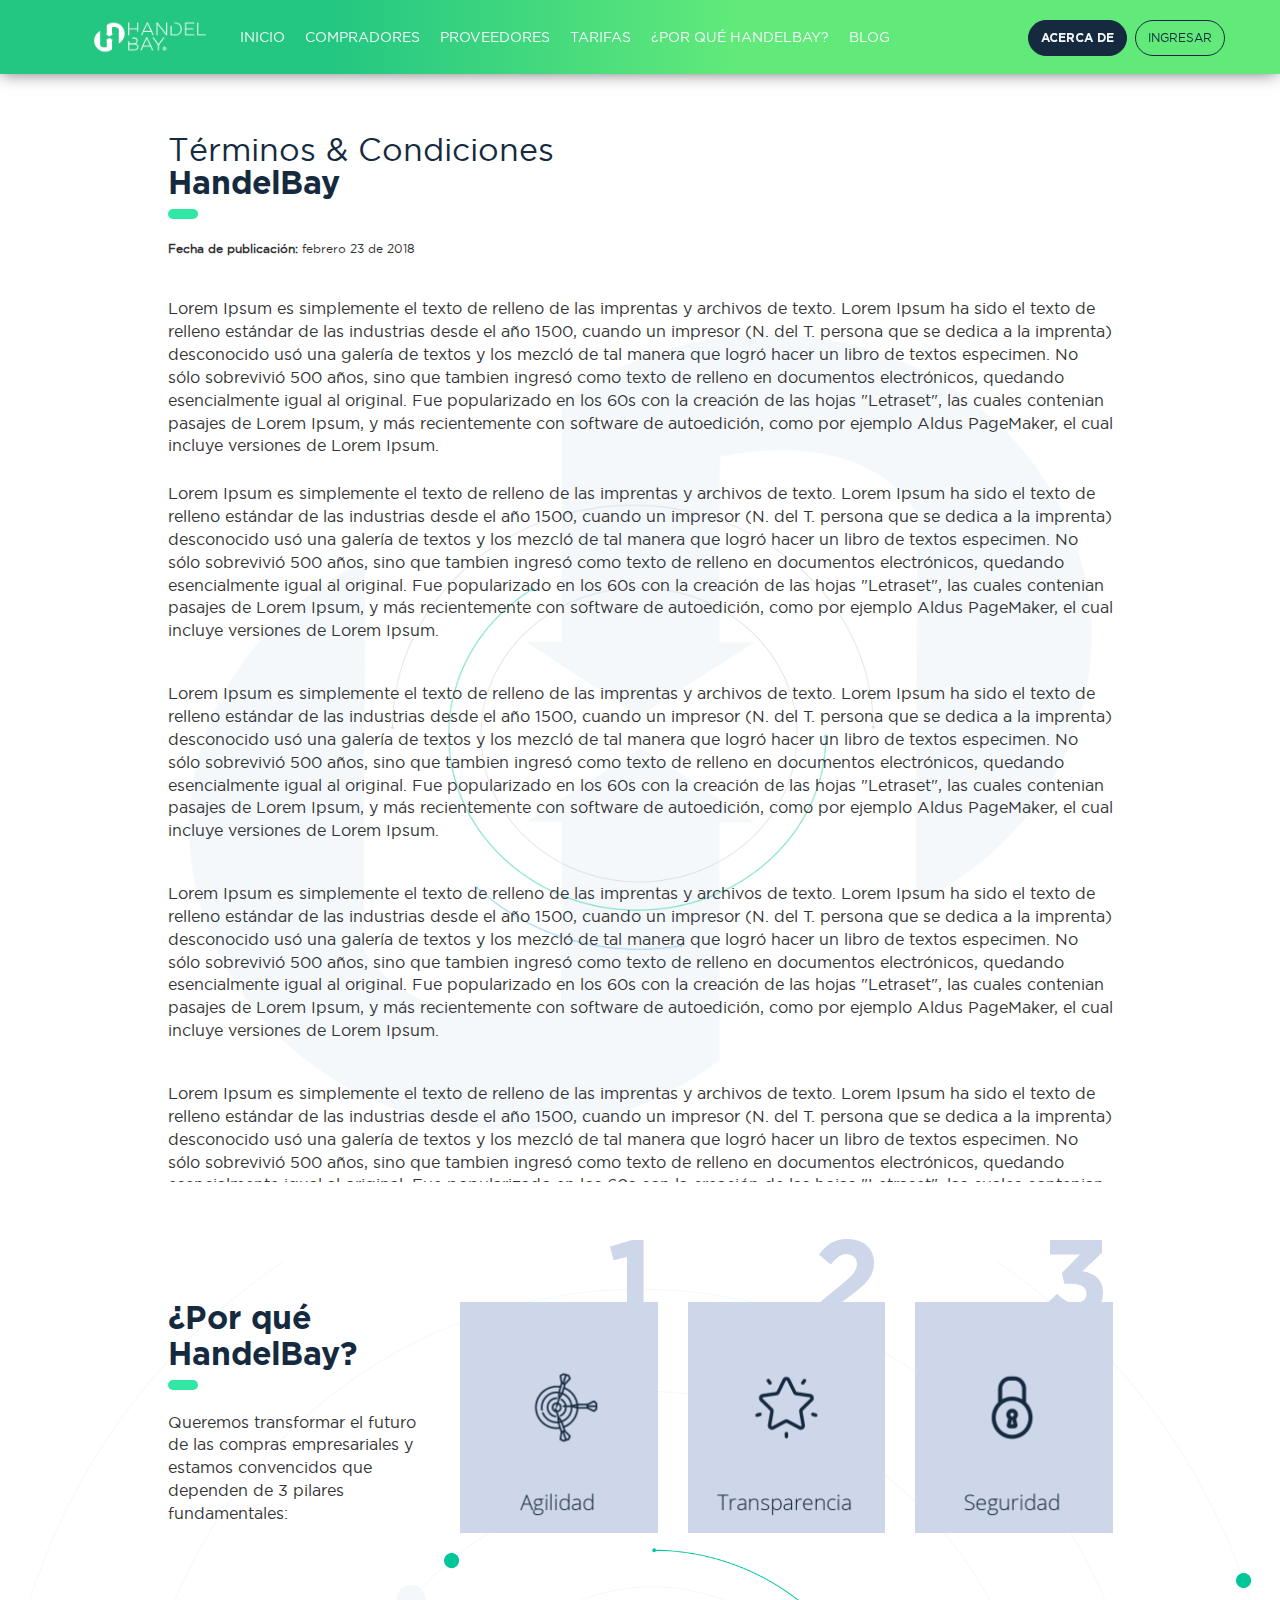
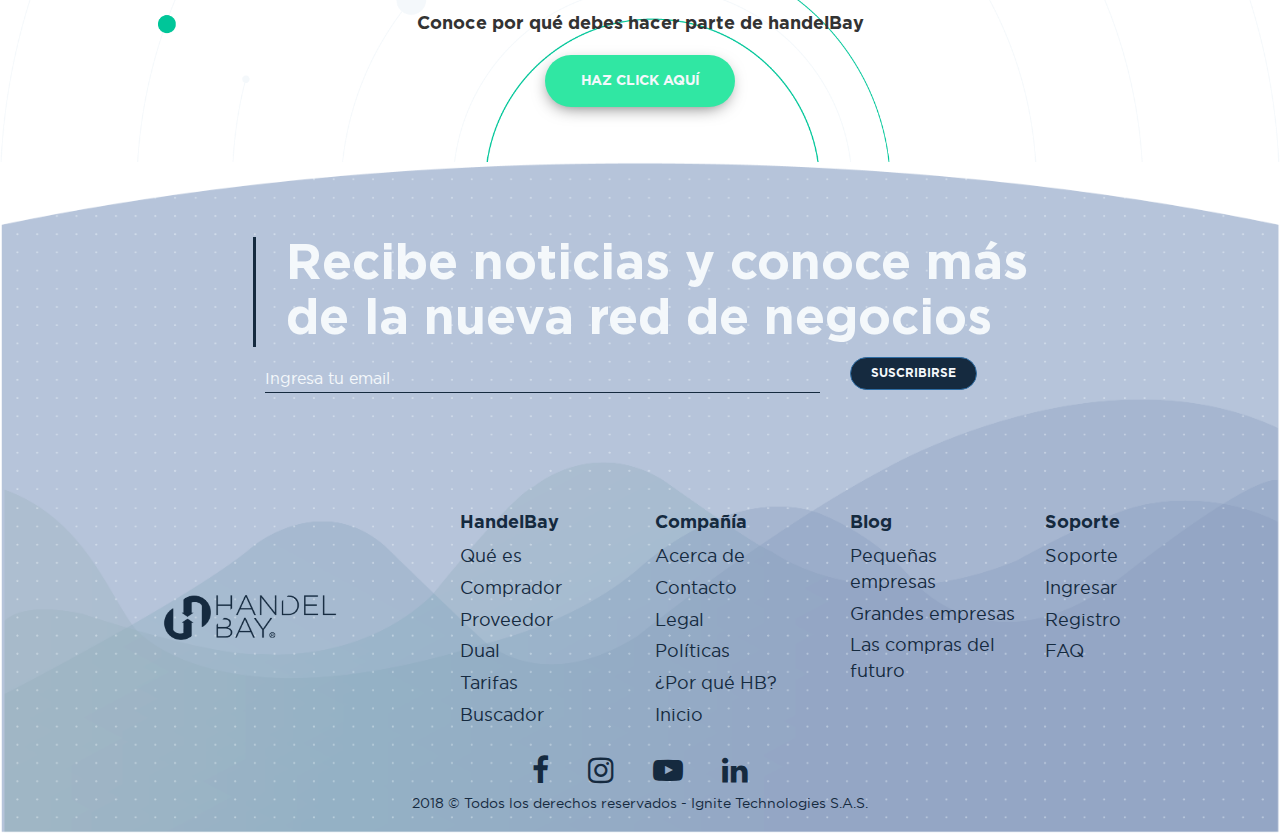
<file: terminos_condiciones.html>
<!DOCTYPE html>
<html lang="en">

<head>
    <meta charset="utf-8">
    <meta http-equiv="X-UA-Compatible" content="IE=edge">
    <meta name="viewport" content="width=device-width, initial-scale=1">
    <meta name="description" content="HandelBay es un marketplace empresarial, Business to Business, que a través de la publicación
        de necesidades de compra de las empresas, y cotizaciones en línea por parte proveedores, se facilita la comunicación,
        seguimiento y control de los procesos de abastecimiento y venta. Autor: Ignite technologies. ">
    <!-- The above 3 meta tags *must* come first in the head; any other head content must come *after* these tags -->
    <title>Handelbay: Red social empresarial para compradores potenciales y proveedores competitivos </title>

    <!-- Bootstrap -->
    <link href="css/bootstrap.min.css" rel="stylesheet" type="text/css">

    <!-- Icons fontawesome-->
    <link href="css/font-awesome.min.css" rel="stylesheet" type="text/css">

    <link href="css/handelbay_landing.css" rel="stylesheet" type="text/css">
    <link href="css/medias.css" rel="stylesheet" type="text/css">

    <!-- HTML5 shim and Respond.js for IE8 support of HTML5 elements and media queries -->
    <!-- WARNING: Respond.js doesn't work if you view the page via file:// -->
    <!--[if lt IE 9]>
      <script src="https://oss.maxcdn.com/html5shiv/3.7.3/html5shiv.min.js"></script>
      <script src="https://oss.maxcdn.com/respond/1.4.2/respond.min.js"></script>
    <![endif]-->

    <!-- Global Site Tag (gtag.js) - Google Analytics -->
    <script async src="https://www.googletagmanager.com/gtag/js?id=UA-88372236-
    1"></script>
    <script>
        window.dataLayer = window.dataLayer || [];
        function gtag() { dataLayer.push(arguments); }
        gtag('js', new Date());
        gtag('config', 'UA-88372236-1');
    </script>

    <!-- Google Tag Manager -->
    <script>(function (w, d, s, l, i) {
            w[l] = w[l] || []; w[l].push({
                'gtm.start':
                    new Date().getTime(), event: 'gtm.js'
            }); var f = d.getElementsByTagName(s)[0],
                j = d.createElement(s), dl = l != 'dataLayer' ? '&l=' + l : ''; j.async = true; j.src =
                    'https://www.googletagmanager.com/gtm.js?id=' + i + dl; f.parentNode.insertBefore(j, f);
        })(window, document, 'script', 'dataLayer', 'GTM-MH3BDH3');</script>
    <!-- End Google Tag Manager -->
</head>

<body>
    <!-- Google Tag Manager (noscript) -->
    <noscript>
        <iframe src="https://www.googletagmanager.com/ns.html?id=GTM-
        MH3BDH3" height="0" width="0" style="display:none;visibility:hidden"></iframe>
    </noscript>
    <!-- End Google Tag Manager (noscript) -->

    <!-- HEADER -->
    <header>
        <nav class="navbar navbar-default navbar-fixed-top">
            <div class="container-fluid handelbay-container-fluid">
                <!-- Brand and toggle get grouped for better mobile display -->
                <div class="navbar-header navbar-header-logo">
                    <button type="button" class="navbar-toggle collapsed" data-toggle="collapse" data-target="#bs-handelbay-tradicionalcollapse-1"
                        aria-expanded="false">
                        <span class="sr-only">Toggle navigation</span>
                        <span class="icon-bar"></span>
                        <span class="icon-bar"></span>
                        <span class="icon-bar"></span>
                    </button>
                    <a class="navbar-brand" href="index.html" style="display: none;">
                        <img src="images/handelbay_img/handelbay_logo_menu.png" alt="Red social empresarial para compradores potenciales y proveedores competitivos">
                    </a>
                </div>

                <!-- Collect the nav links, forms, and other content for toggling -->
                <div class="collapse navbar-collapse handelbay-navbar-collapse" id="bs-handelbay-tradicionalcollapse-1">
                    <div class="container">
                        <ul class="nav navbar-nav handelbay-navbar-left">
                            <li>
                                <a class="logo-handelbay-img" href="index.html">
                                    <img src="images/handelbay_img/handelbay_logo_menu.png" alt="Red social empresarial para compradores potenciales y proveedores competitivos">
                                </a>
                            </li>
                            <li class="">
                                <a href="index.html">Inicio
                                    <span class="han-sr-only"></span>
                                </a>
                            </li>
                            <li>
                                <a href="compradores.html">Compradores
                                    <span class="han-sr-only"></span>
                                </a>
                            </li>
                            <li>
                                <a href="proveedores.html">Proveedores
                                    <span class="han-sr-only"></span>
                                </a>
                            </li>
                            <li>
                                <a href="tarifas.html">Tarifas
                                    <span class="han-sr-only"></span>
                                </a>
                            </li>
                            <li class="">
                                <a href="porquehandelbay.html">¿Por qué handelbay?
                                    <span class="han-sr-only"></span>
                                </a>
                            </li>
                            <li>
                                <a href="#">
                                    Blog
                                    <span class="han-sr-only"></span>
                                </a>
                            </li>
                        </ul>
                        <ul class="nav navbar-nav navbar-right handelbay-navbar-right">
                            <li class="active">
                                <a href="prueba_gratis.html">Acerca de</a>
                            </li>
                            <li>
                                <a href="#">Ingresar</a>
                            </li>
                        </ul>
                    </div>

                </div>
                <!-- /.navbar-collapse -->
            </div>
            <!-- /.container-fluid -->
        </nav>
    </header>
    <!-- END HEADER -->

    <!-- TERMINOS Y CONDICIONES -->
    <section id="terms-conditions">
        <div class="container">
            <div class="row">
                <div class="col-md-10 col-sm-12 col-md-offset-1">
                    <div class="title" itemscope itemtype="https://handelbay.com/">
                        <h1 class="title-1" itemprop="Handelbay Innvador">Términos & Condiciones</h1>
                        <h1 class="title-2" itemprop="Handelbay en tu día a día">HandelBay</h1>
                        <span class="handelbay-active"></span>
                    </div>
                    <div class="handelbay-text" itemscope itemtype="https://handelbay.com/">
                        <p itemprop="HandelBay es la solución">
                            <strong>Fecha de publicación: </strong> febrero 23 de 2018
                        </p>
                        <div class="content-text">
                            <p itemprop="HandelBay te permite optimizar" class="space-p-terms">
                                Lorem Ipsum es simplemente el texto de relleno de las imprentas y archivos de texto. Lorem Ipsum ha sido el texto de relleno
                                estándar de las industrias desde el año 1500, cuando un impresor (N. del T. persona que se
                                dedica a la imprenta) desconocido usó una galería de textos y los mezcló de tal manera que
                                logró hacer un libro de textos especimen. No sólo sobrevivió 500 años, sino que tambien ingresó
                                como texto de relleno en documentos electrónicos, quedando esencialmente igual al original.
                                Fue popularizado en los 60s con la creación de las hojas "Letraset", las cuales contenian
                                pasajes de Lorem Ipsum, y más recientemente con software de autoedición, como por ejemplo
                                Aldus PageMaker, el cual incluye versiones de Lorem Ipsum.
                            </p>
                            <p itemprop="HandelBay te permite optimizar" class="space-p-terms">
                                Lorem Ipsum es simplemente el texto de relleno de las imprentas y archivos de texto. Lorem Ipsum ha sido el texto de relleno
                                estándar de las industrias desde el año 1500, cuando un impresor (N. del T. persona que se
                                dedica a la imprenta) desconocido usó una galería de textos y los mezcló de tal manera que
                                logró hacer un libro de textos especimen. No sólo sobrevivió 500 años, sino que tambien ingresó
                                como texto de relleno en documentos electrónicos, quedando esencialmente igual al original.
                                Fue popularizado en los 60s con la creación de las hojas "Letraset", las cuales contenian
                                pasajes de Lorem Ipsum, y más recientemente con software de autoedición, como por ejemplo
                                Aldus PageMaker, el cual incluye versiones de Lorem Ipsum.
                            </p>
                            <p itemprop="HandelBay te permite optimizar" class="space-p-terms">
                                Lorem Ipsum es simplemente el texto de relleno de las imprentas y archivos de texto. Lorem Ipsum ha sido el texto de relleno
                                estándar de las industrias desde el año 1500, cuando un impresor (N. del T. persona que se
                                dedica a la imprenta) desconocido usó una galería de textos y los mezcló de tal manera que
                                logró hacer un libro de textos especimen. No sólo sobrevivió 500 años, sino que tambien ingresó
                                como texto de relleno en documentos electrónicos, quedando esencialmente igual al original.
                                Fue popularizado en los 60s con la creación de las hojas "Letraset", las cuales contenian
                                pasajes de Lorem Ipsum, y más recientemente con software de autoedición, como por ejemplo
                                Aldus PageMaker, el cual incluye versiones de Lorem Ipsum.
                            </p>
                            <p itemprop="HandelBay te permite optimizar" class="space-p-terms">
                                Lorem Ipsum es simplemente el texto de relleno de las imprentas y archivos de texto. Lorem Ipsum ha sido el texto de relleno
                                estándar de las industrias desde el año 1500, cuando un impresor (N. del T. persona que se
                                dedica a la imprenta) desconocido usó una galería de textos y los mezcló de tal manera que
                                logró hacer un libro de textos especimen. No sólo sobrevivió 500 años, sino que tambien ingresó
                                como texto de relleno en documentos electrónicos, quedando esencialmente igual al original.
                                Fue popularizado en los 60s con la creación de las hojas "Letraset", las cuales contenian
                                pasajes de Lorem Ipsum, y más recientemente con software de autoedición, como por ejemplo
                                Aldus PageMaker, el cual incluye versiones de Lorem Ipsum.
                            </p>
                            <p itemprop="HandelBay te permite optimizar" class="space-p-terms no-m-b ">
                                Lorem Ipsum es simplemente el texto de relleno de las imprentas y archivos de texto. Lorem Ipsum ha sido el texto de relleno
                                estándar de las industrias desde el año 1500, cuando un impresor (N. del T. persona que se
                                dedica a la imprenta) desconocido usó una galería de textos y los mezcló de tal manera que
                                logró hacer un libro de textos especimen. No sólo sobrevivió 500 años, sino que tambien ingresó
                                como texto de relleno en documentos electrónicos, quedando esencialmente igual al original.
                                Fue popularizado en los 60s con la creación de las hojas "Letraset", las cuales contenian
                                pasajes de Lorem Ipsum, y más recientemente con software de autoedición, como por ejemplo
                                Aldus PageMaker, el cual incluye versiones de Lorem Ipsum.
                            </p>
                        </div>
                    </div>
                </div>
            </div>
            <!-- .row -->
        </div>
        <!-- .container -->
    </section>
    <!-- END TERMINOS Y CONDICIONES -->

    <!-- BECAUSE HANDELBAY -->
    <section id="because-handelbay">
        <div class="container">
            <div class="row">
                <div class="col-md-3 col-sm-12 col-xs-12 col-md-offset-1">
                    <div class="title" itemscope itemtype="https://handelbay.com/">
                        <h1 class="title-2" itemprop="Handelbay en tu día a día">¿Por qué
                            <br>HandelBay?</h1>
                        <span class="handelbay-active"></span>
                    </div>
                    <div class="handelbay-text" itemscope itemtype="https://handelbay.com/">
                        <p itemprop="HandelBay es la solución">
                            Queremos transformar el futuro de las compras empresariales y estamos convencidos que dependen de 3 pilares fundamentales:
                        </p>
                    </div>
                </div>
                <div class="col-md-7 col-sm-12 col-xs-12">
                    <div class="row">
                        <div class="col-md-4 col-sm-4 col-xs-6">
                            <div class="image-1">
                                <span>1</span>
                                <a href="javascript:void(0)">
                                    <img src="images/handelbay_img/handelbay_porque_1.png" alt="Agilidad">
                                    <div class="handelbay-effect-hover" itemscope itemtype="https://handelbay.com/" style="display: none;">
                                        <div class="because-handelbay_text">
                                            <h3 class="title" itemprop="futuro">Agilidad</h3>
                                            <p>
                                                Reduce un 70% el
                                                tiempo operativo del
                                                área de compras.
                                                Optimiza en un 80% la
                                                gestión comercial.
                                            </p>
                                        </div>                                       
                                    </div>
                                </a>
                            </div>
                        </div>
                        <div class="col-md-4 col-sm-4 col-xs-6">
                            <div class="image-1">
                                <span>2</span>
                                <a href="javascript:void(0)">
                                    <img src="images/handelbay_img/handelbay_porque_2.png" alt="Agilidad">
                                    <div class="handelbay-effect-hover" itemscope itemtype="https://handelbay.com/" style="display: none;">
                                        <div class="because-handelbay_text">
                                            <h3 class="title" itemprop="transformar">Transparencia</h3>
                                            <p>
                                                Trabaja
                                                colaborativamente y
                                                conserva la trazabilidad
                                                de tus procesos para
                                                facilitar la toma de
                                                decisiones.                                            
                                            </p>
                                        </div>
                                    </div>
                                </a>
                            </div>
                        </div>
                        <div class="col-md-4 col-sm-4 col-xs-6">
                            <div class="image-1">
                                <a href="javascript:void(0)">
                                    <span>3</span>
                                    <img src="images/handelbay_img/handelbay_porque_3.png" alt="Agilidad">
                                    <div class="handelbay-effect-hover" itemscope itemtype="https://handelbay.com/" style="display: none;">
                                        <div class="because-handelbay_text">
                                            <h3 class="title" itemprop="empresariales">Seguridad</h3>
                                            <p>
                                                HandelBay verifica la
                                                legitimidad de las
                                                empresas registradas a
                                                través de las entidades
                                                reguladoras.
                                            </p>
                                        </div>
                                    </div>
                                </a>
                            </div>
                        </div>
                    </div>
                </div>
            </div>
            <!-- .row -->
            <div class="row btn-content-handelbay">
                <div class="col-md-12 text-center" itemscope>
                    <h3 itemprop="handelbay">
                        Conoce por qué debes hacer parte de handelBay
                    </h3>
                    <a href="#" class="btn btn-handelbay-success" 
                                data-toggle="modal" 
                                data-target="#modal-demo">Haz click aquí</a>
                </div>
            </div>
        </div>
        <!-- .container -->
    </section>
    <!-- END BECAUSE HANDELBAY -->

    <!-- MODAL AGENDA TU DEMO AHORA -->
    <!-- Modal -->
    <div class="modal fade handelbay-modal" id="modal-demo" tabindex="-1" role="dialog" aria-labelledby="modal-demoLabel">
        <div class="modal-dialog modal-md" role="document">
            <div class="modal-content">
                <div id="agendatudemo">
                    <div class="modal-header text-center">
                        <!-- <button type="button" class="close" data-dismiss="modal" aria-label="Close">
                                    <span aria-hidden="true">&times;</span>
                                </button> -->
                        <h3 class="modal-title" id="modal-demoLabel">Agenda tu DEMO ahora</h3>
                    </div>
                    <div class="modal-body">
                        <p class="title-body">
                            Ingresa tu correo electrónico empresarial y recibe la fecha y hora de tu DEMO
                        </p>
                        <div class="row">
                            <div class="col-md-4 col-sm-4 col-xs-2">
                                <div class="img-profile">
                                    <img src="images/handelbay_img/handelbay_agenda_profile.png" alt="">
                                </div>
                            </div>
                            <div class="col-md-8 col-sm-8 col-xs-10">
                                <form action="javascript: agendaDemo()" class="form-valid">
                                    <div class="form-group">
                                        <label class="" for="name">
                                            <span>Nombre completo de la empresa</span>
                                            <input type="text" class="floating" required id="name">
                                        </label>
                                    </div>
                                    <div class="form-group">
                                        <label class="" for="emailF">
                                            <span>Tu correo electrónico empresarial</span>
                                            <input type="email" class="floating" id="emailF" required pattern="^[A-Za-z0-9._%+-]+@[A-Za-z0-9.-]+\.[A-Za-z]{2,}$" title="Correo invalido.">
                                        </label>
                                    </div>

                                    <div class="form-group">
                                        <label class="" for="profiles">
                                            <span>Selecciona el perfil</span>
                                            <select type="select" class="floating" id="profiles" required>
                                                <option value="comprador">Comprador</option>
                                                <option value="proveedor">Proveedor</option>
                                                <option value="dual">Dual</option>
                                            </select>
                                        </label>
                                    </div>

                                    <div class="form-group-check">
                                        <div class="squared">
                                            <input type="checkbox" required id="agendar-demo">
                                            <label class="agendar-demo" for="agendar-demo">
                                            </label>
                                        </div>
                                        <div class="check_text inline-block">
                                            <div class="titles">
                                                <label for="agendar-demo">
                                                    Me gustaria recibir información y ofertas sobre HandelBay
                                                </label>
                                            </div>
                                        </div>
                                        <p>
                                            Al registrarse está de acuerdo con nuestro
                                            <strong>Términos de servicio</strong> y
                                            <strong>Política de Privacidad</strong>
                                        </p>
                                    </div>
                                    <hr>
                                    <div class="success-demo">
                                        <button type="submit" class="btn btn-handelbay-success">AGENDA TU DEMO</button>
                                    </div>
                                </form>

                            </div>
                        </div>
                    </div>
                    <!-- end primera parte  -->
                </div>

                <div id="excelente" style="display:none;">
                    <div class="modal-header text-center">
                        <!-- <button type="button" class="close" data-dismiss="modal" aria-label="Close">
                                    <span aria-hidden="true">&times;</span>
                                </button> -->
                        <h3 class="modal-title" id="modal-demoLabel">¡Excelente!</h3>
                    </div>
                    <div class="modal-body">
                        <p class="title-body">
                            Ahora recibirás un correo electrónico con todos los detalles necesarios para el DEMO de HandelBay: la nueva ola de negocios.
                        </p>
                        <div class="row">
                            <div class="col-md-4 col-sm-4 col-xs-2">
                                <div class="img-profile">
                                    <img src="images/handelbay_img/handelbay_agenda_profile.png" alt="">
                                </div>
                            </div>
                            <div class="col-md-8 col-sm-8 col-xs-10">
                                <div class="equipo text-center">
                                    <p>Nuestro equipo estará feliz de conversar contigo y contarte cómo funciona HandelBay
                                    </p>
                                </div>
                                <hr>
                                <div class="row back-footer">
                                    <div class="col-md-3 text-center">
                                        <a href="javascript: backagendaDemo()">VOLVER</a>
                                    </div>
                                    <div class="col-md-9">
                                        <p>
                                            Si no recibes tu correo con los detalles, vuelve al paso anterior y rectifica tus datos.
                                        </p>
                                    </div>
                                </div>
                            </div>
                        </div>
                    </div>
                </div>
                <!-- end segunda parte -->
            </div>
            <!-- .modal-content -->
        </div>
    </div>
    <!-- END MODAL AGENDA TU DEMO AHORA -->

    <!-- FOOTER -->
    <footer>
        <div class="container">
            <div class="row">
                <div class="col-md-12">
                    <div class="handelbay-form-subscribe">
                        <div class="title text-center" itemscope>
                            <h1 class="text-left" itemprop="noticias">
                                Recibe noticias y conoce más
                                <br> de la nueva red de negocios
                            </h1>
                        </div>
                        <div class="handelbay-form text-center">
                            <form class="form-inline">
                                <div class="row">
                                    <div class="col-md-6 col-sm-6 col-xs-6 col-xs-offset-1 col-sm-offset-1 col-md-offset-2">
                                        <input type="email" class="" placeholder="Ingresa tu email">
                                    </div>
                                    <div class="col-md-3 col-sm-3 col-xs-3 text-left">
                                        <button type="submit" class="btn btn-primary">Suscribirse</button>
                                    </div>
                                </div>
                            </form>
                        </div>
                    </div>
                    <!-- .handelbay-form-subscribe -->
                </div>
            </div>
            <!-- .row -->
            <div class="row">
                <div class="col-md-4 col-sm-4 handelbay-img-footer text-center">
                    <a href="#">
                        <img src="images/handelbay_img/handelbay_logo_footer.png" alt="Red social empresarial para compradores potenciales y proveedores competitivos">
                    </a>
                </div>
                <div class="col-md-2 col-sm-2 col-xs-4">
                    <ul class="handelbay-HandelBay">
                        <li class="active">
                            <a href="#">HandelBay</a>
                        </li>
                        <li class="">
                            <a href="#">Qué es</a>
                        </li>
                        <li class="">
                            <a href="#">Comprador</a>
                        </li>
                        <li class="">
                            <a href="#">Proveedor</a>
                        </li>
                        <li class="">
                            <a href="#">Dual</a>
                        </li>
                        <li class="">
                            <a href="#">Tarifas</a>
                        </li>
                        <li class="">
                            <a href="#">Buscador</a>
                        </li>
                    </ul>
                </div>
                <div class="col-md-2 col-sm-2 col-xs-4">
                    <ul class="handelbay-HandelBay">
                        <li class="active">
                            <a href="#">Compañía</a>
                        </li>
                        <li class="">
                            <a href="#">Acerca de</a>
                        </li>
                        <li class="">
                            <a href="#">Contacto</a>
                        </li>
                        <li class="">
                            <a href="terminos_condiciones.html">Legal</a>
                        </li>
                        <li class="">
                            <a href="#">Políticas</a>
                        </li>
                        <li class="">
                            <a href="#">¿Por qué HB?</a>
                        </li>
                        <li class="">
                            <a href="#">Inicio</a>
                        </li>
                    </ul>
                </div>
                <div class="col-md-2 col-sm-2 col-xs-4">
                    <ul class="handelbay-HandelBay">
                        <li class="active">
                            <a href="#">Blog</a>
                        </li>
                        <li class="">
                            <a href="#">Pequeñas empresas</a>
                        </li>
                        <li class="">
                            <a href="#">Grandes empresas</a>
                        </li>
                        <li class="">
                            <a href="#">Las compras del futuro</a>
                        </li>
                    </ul>
                </div>

                <div class="col-md-2 col-sm-2 col-xs-12">
                    <ul class="handelbay-HandelBay">
                        <li class="active">
                            <a href="#">Soporte</a>
                        </li>
                        <li class="">
                            <a href="#">Soporte</a>
                        </li>
                        <li class="">
                            <a href="#">Ingresar</a>
                        </li>
                        <li class="">
                            <a href="#">Registro</a>
                        </li>
                        <li class="">
                            <a href="#">FAQ</a>
                        </li>
                    </ul>
                </div>
            </div>
            <!-- .row -->
            <div class="row">
                <div class="handelbay-social-network text-center">
                    <a href="#">
                        <i class="fa fa-facebook" aria-hidden="true"></i>
                    </a>
                    <a href="">
                        <i class="fa fa-instagram" aria-hidden="true"></i>
                    </a>
                    <a href="#">
                        <i class="fa fa-youtube-play" aria-hidden="true"></i>
                    </a>
                    <a href="#">
                        <i class="fa fa-linkedin" aria-hidden="true"></i>
                    </a>
                </div>
                <div class="col-md-12 text-center handelbay-ignite">
                    <p>2018 © Todos los derechos reservados -
                        <a href="#">Ignite Technologies S.A.S.</a>
                    </p>
                </div>
            </div>
            <!-- .row -->
        </div>
        <!-- .container -->
    </footer>
    <!-- END FOOTER -->

    <!-- jQuery (necessary for Bootstrap's JavaScript plugins) -->
    <script src="js/jquery-3.2.1.min.js"></script>
    <!-- Include all compiled plugins (below), or include individual files as needed -->
    <!---<script type="text/javascript" src="js/jquery-3.2.1.min.js"></script>-->
    <script src="js/bootstrap.min.js"></script>

    <script type="application/ld+json">
        {
        "@context": "http://schema.org",
        "@type": "Organization",
        "url": "https://handelbay.com",
        "name": "Handelbay",
        "contactPoint": {
        "@type": "ContactPoint",
        "email": "info@handelbay.com",
        "telephone": "+57-3209956344",
        "contactType": "Customer service"
        }
    }
    </script>
    <script src="js/functions.js"></script>
</body>
</file>
<file: css/handelbay_landing.css>
/*
  Specific styles
 */

* {
  padding: 0;
  margin: 0;
  border: 0;
}

body {
  font-family: "gothambook";
  font-size: 16px;
}

/*! Generated by Font Squirrel (https://www.fontsquirrel.com) on August 3, 2017 */

@font-face {
  font-family: "gothambook";
  src: url("../fonts/gotham_book_regular-webfont.woff2") format("woff2"),
    url("../fonts/gotham_book_regular-webfont.woff") format("woff");
  font-weight: normal;
  font-style: normal;
}

/* This stylesheet generated by Transfonter (https://transfonter.org) on August 3, 2017 9:22 PM */

@font-face {
  font-family: "Gotham-Bold";
  src: url("../fonts/Gotham-Bold.eot");
  src: url("../fonts/Gotham-Bold.eot?#iefix") format("embedded-opentype"),
    url("../fonts/Gotham-Bold.woff") format("woff"),
    url("../fonts/Gotham-Bold.ttf") format("truetype");
  font-weight: bold;
  font-style: normal;
}

/* == HEADER == */

header .navbar-default {
  background: rgba(35, 199, 130, 1);
  background: -moz-linear-gradient(
    left,
    rgba(35, 199, 130, 1) 0%,
    rgba(35, 199, 130, 1) 1%,
    rgba(35, 199, 130, 1) 26%,
    rgba(97, 233, 122, 1) 57%,
    rgba(97, 233, 122, 1) 100%
  );
  background: -webkit-gradient(
    left top,
    right top,
    color-stop(0%, rgba(35, 199, 130, 1)),
    color-stop(1%, rgba(35, 199, 130, 1)),
    color-stop(26%, rgba(35, 199, 130, 1)),
    color-stop(57%, rgba(97, 233, 122, 1)),
    color-stop(100%, rgba(97, 233, 122, 1))
  );
  background: -webkit-linear-gradient(
    left,
    rgba(35, 199, 130, 1) 0%,
    rgba(35, 199, 130, 1) 1%,
    rgba(35, 199, 130, 1) 26%,
    rgba(97, 233, 122, 1) 57%,
    rgba(97, 233, 122, 1) 100%
  );
  background: -o-linear-gradient(
    left,
    rgba(35, 199, 130, 1) 0%,
    rgba(35, 199, 130, 1) 1%,
    rgba(35, 199, 130, 1) 26%,
    rgba(97, 233, 122, 1) 57%,
    rgba(97, 233, 122, 1) 100%
  );
  background: -ms-linear-gradient(
    left,
    rgba(35, 199, 130, 1) 0%,
    rgba(35, 199, 130, 1) 1%,
    rgba(35, 199, 130, 1) 26%,
    rgba(97, 233, 122, 1) 57%,
    rgba(97, 233, 122, 1) 100%
  );
  background: linear-gradient(
    to right,
    rgba(35, 199, 130, 1) 0%,
    rgba(35, 199, 130, 1) 1%,
    rgba(35, 199, 130, 1) 26%,
    rgba(97, 233, 122, 1) 57%,
    rgba(97, 233, 122, 1) 100%
  );
  filter: progid:DXImageTransform.Microsoft.gradient( startColorstr='#23c782', endColorstr='#61e97a', GradientType=1);
  /* background-image: url('../images/handelbay_img/handelbay_fondo_menu.png'); */
  border-radius: 0;
  margin: 0;
  border: 0;
  -webkit-box-shadow: -1px 0px 17px -2px rgba(0, 0, 0, 0.65);
  -moz-box-shadow: -1px 0px 17px -2px rgba(0, 0, 0, 0.65);
  box-shadow: -1px 0px 17px -2px rgba(0, 0, 0, 0.65);
}

header#handelbay-bacground-none .navbar-default {
  background: none;
  box-shadow: none;
}

header#handelbay-background-prueba-gratis .navbar-default {
  background: rgba(35, 67, 128, 1);
  background: -moz-linear-gradient(
    left,
    rgba(35, 67, 128, 1) 0%,
    rgba(35, 67, 128, 1) 28%,
    rgba(50, 189, 241, 1) 76%,
    rgba(50, 189, 241, 1) 100%
  );
  background: -webkit-gradient(
    left top,
    right top,
    color-stop(0%, rgba(35, 67, 128, 1)),
    color-stop(28%, rgba(35, 67, 128, 1)),
    color-stop(76%, rgba(50, 189, 241, 1)),
    color-stop(100%, rgba(50, 189, 241, 1))
  );
  background: -webkit-linear-gradient(
    left,
    rgba(35, 67, 128, 1) 0%,
    rgba(35, 67, 128, 1) 28%,
    rgba(50, 189, 241, 1) 76%,
    rgba(50, 189, 241, 1) 100%
  );
  background: -o-linear-gradient(
    left,
    rgba(35, 67, 128, 1) 0%,
    rgba(35, 67, 128, 1) 28%,
    rgba(50, 189, 241, 1) 76%,
    rgba(50, 189, 241, 1) 100%
  );
  background: -ms-linear-gradient(
    left,
    rgba(35, 67, 128, 1) 0%,
    rgba(35, 67, 128, 1) 28%,
    rgba(50, 189, 241, 1) 76%,
    rgba(50, 189, 241, 1) 100%
  );
  background: linear-gradient(
    to right,
    rgba(35, 67, 128, 1) 0%,
    rgba(35, 67, 128, 1) 28%,
    rgba(50, 189, 241, 1) 76%,
    rgba(50, 189, 241, 1) 100%
  );
  filter: progid:DXImageTransform.Microsoft.gradient( startColorstr='#234380', endColorstr='#32bdf1', GradientType=1);
}

header .navbar {
  min-height: 60px;
}

header .handelbay-container-fluid {
  padding-right: 50px;
  padding-left: 50px;
}

header .navbar-header-logo a {
  display: inline-table;
}

header .navbar-header-logo img {
  width: 130px;
  object-fit: cover;
}

header .handelbay-navbar-collapse ul.handelbay-navbar-left > li > a {
  padding: 27px 10px;
  color: #f4f8fb !important;
  text-transform: uppercase;
  font-size: 14px;
}

header
  .handelbay-navbar-collapse
  ul.handelbay-navbar-left
  > li.active
  > a
  > span.han-sr-only {
  position: absolute;
  width: 35%;
  height: 1px;
  background: #fff;
  left: 0;
  right: 0;
  margin: 0 auto;
  display: block;
}

header .handelbay-navbar-collapse ul.handelbay-navbar-left > li.active > a {
  font-family: "Gotham-Bold";
  background-color: transparent !important;
}

header .handelbay-navbar-collapse ul.handelbay-navbar-right li.active a,
header .handelbay-navbar-collapse ul.handelbay-navbar-right li.active a:active,
header .handelbay-navbar-collapse ul.handelbay-navbar-right li.active a:hover {
  background-color: #152a3f;
  color: #f4f8fb !important;
  font-family: "Gotham-Bold";
  margin-right: 8px;
  outline: none;
}

header .handelbay-navbar-collapse ul.handelbay-navbar-right li a {
  color: #152a3f !important;
  top: 20px;
  font-size: 12px;
  border-radius: 20px;
  border: 1px solid #152a3f;
  padding: 7px 12px;
  text-transform: uppercase;
}

header
  .handelbay-navbar-collapse
  ul.handelbay-navbar-left
  > li
  > a.logo-handelbay-img {
  padding: 15px 15px;
}

header
  .handelbay-navbar-collapse
  ul.handelbay-navbar-left
  > li
  > a.logo-handelbay-img
  img {
  width: 130px;
  object-fit: cover;
}

#tarifas .img-header img {
  width: 244px;
  height: 170px;
  position: absolute;
  bottom: 0;
  top: -25px;
  object-fit: contain;
  left: 0;
  right: 0;
}
/* HOME */
#immerse {
  margin-bottom: 40px;
  background-color: #ffffff;
  /* background-image: url("../images/handelbay_img/handelbay_sumergete.png"); */
  background-size: contain;
  background-repeat: no-repeat;
  background-origin: content-box;
  background-position: calc(100% - 0em) center;
  position: relative;
  margin-top: 2em;
}
#immerse .immerse_background {
  position: absolute;
  right: 0;
  top: -16em;
}
#immerse .immerse_background img {
  width: 55%;
  object-fit: contain;
  margin-left: auto;
  display: block;
}
#immerse .handelbay-allows-you {
  margin: 6em 0 30px 0;
}

#immerse .handelbay-allows-you .title-footer h3 {
  color: #30e7a3;
  margin: 30px 0;
  font-style: italic;
}

#immerse .handelbay-allows-you .title-footer h3 strong {
  font-family: "Gotham-Bold";
}

#benefits,
#link-company {
  background-color: #f2f6f9;
}

#benefits .img-header {
  padding: 0 40px 0px 50px;
}

#benefits .img-header img {
  width: 100%;
  object-fit: contain;
}

#benefits .text-body {
  color: #152a3f;
}

#benefits .text-body h3 {
  font-family: "Gotham-Bold";
  margin: 15px 0 30px 0;
}

#benefits .btn-footer {
  margin-top: 20px;
  position: absolute;
  bottom: 0;
  left: 0;
  right: 0;
}

#benefits .btn-footer a.btn-handelbay-success {
  white-space: inherit !important;
  padding: 7px 35px !important;
}

#link-company {
  padding: 70px 0 12px 0;
}

#link-company .img-content img {
  width: 100%;
  object-fit: contain;
}

#optimize-time,
#optimize-time-video {
  width: 100%;
  background-image: url("../images/handelbay_img/handelbay_forma_optimizar_tiempo.png");
  background-repeat: no-repeat;
  background-color: #f2f6f9;
  object-fit: cover;
  height: 600px;
  display: table;
  color: #152a3f;
  background-size: 100% 100%;
  position: relative;
}
#optimize-time-video {
  display: flex;
  align-items: center;
  justify-content: center;
  flex-wrap: wrap;
}
#optimize-time .optimize-time_content {
  display: table-cell;
  vertical-align: middle;
}
#optimize-time-video .embed-optimize {
  width: 55%;
  height: 400px;
  text-align: right;
  border: 5px solid #fff;
  margin-top: 10px;
}

#optimize-time h3 {
  font-family: "Gotham-Bold";
  margin-bottom: 30px;
}
#optimize-time a.btn-handelbay-write,
#optimize-time-video a.btn-handelbay-write {
  display: -webkit-box; /* OLD: Safari,  iOS, Android browser, older WebKit browsers.  */
  display: -moz-box; /* OLD: Firefox (buggy) */
  display: -o-box;
  display: -ms-flexbox; /* MID: IE 10 */
  display: -webkit-flex; /* NEW, Chrome 21+ */
  display: flex;
  align-items: center;
  background-color: #ffffff;
  color: #30e7a3;
  padding: 8px 22px;
  margin-top: 20px;
}
#optimize-time a.btn-handelbay-write {
  width: 182px;
  text-transform: unset;
}
#optimize-time-video a.btn-handelbay-write {
  width: 219px;
  margin: 0 auto;
  text-transform: unset;
}
#optimize-time a.btn-handelbay-write:hover,
#optimize-time-video a.btn-handelbay-write:hover {
  background-color: #152a3f;
  color: #ffffff;
}

#optimize-time a.btn-handelbay-write i,
#optimize-time-video a.btn-handelbay-write i {
  font-size: 35px;
  margin-right: 15px;
  vertical-align: middle;
}

#optimize-time a.btn-handelbay-write span,
#optimize-time-video a.btn-handelbay-write span {
  vertical-align: sub;
  font-size: 18px;
}

#optimize-time.reproduced h3,
#optimize-time.reproduced p {
  display: none;
}

#do-no-wait-for-time {
  background-color: #f2f6f9;
  padding: 50px 0 20px 0;
}

#do-no-wait-for-time .title-footer {
  margin-top: 60px;
}

#do-no-wait-for-time .items {
  margin-top: 20px;
}

#do-no-wait-for-time .items div {
  margin-top: 8px;
}

#do-no-wait-for-time .more {
  content: "+";
  width: 30px;
  height: 30px;
  border-radius: 100%;
  border: 2px solid #30e7a3;
  color: #152a3f;
  display: inline-block;
  text-align: center;
  margin-right: 10px;
  cursor: pointer;
}

#with-support-from {
  background-image: url("../images/handelbay_img/handelbay_porque_handelbay.png");
  background-repeat: no-repeat;
  background-size: cover;
  background-position: center -3em;
  min-height: 452px;
}
.respaldo_logos {
  display: -webkit-box; /* OLD: Safari,  iOS, Android browser, older WebKit browsers.  */
  display: -moz-box; /* OLD: Firefox (buggy) */
  display: -o-box;
  display: -ms-flexbox; /* MID: IE 10 */
  display: -webkit-flex; /* NEW, Chrome 21+ */
  display: flex;
  justify-content: space-between;
  margin-top: 30px;
}
.respaldo_logos .brand {
  flex-basis: 14.2857%;
  padding: 0 10px;
  box-sizing: border-box;
}
.respaldo_logos .brand img {
  width: 100%;
}
#with-support-from .btn--handelbay {
  margin-top: 3em;
  margin-bottom: 40px;
}
#with-support-from .btn--handelbay a {
  text-transform: unset;
}

.home-not-background {
  background-image: inherit !important;
  padding-bottom: 0;
}

#with-support-from .btn-content-handelbay {
  margin-bottom: 70px;
}

#with-support-from .btn-content-handelbay h3 {
  font-size: 18px;
  font-family: "Gotham-Bold";
  margin-top: 38px;
  margin-bottom: 20px;
}

/* END HOME */

/*  PÁGINA POR QUÉ HANDELBAY */

/* == HANDELBAY INNOVATIVE == */

#handelbay-innovative,
#tarifas,
#terms-conditions,
#we_cant_to_coneect,
#buyers {
  padding: 7em 0 0px 0;
}

#handelbay-innovative .title > h1.title-1,
#free-trial .title > h1.title-1,
#tarifas .title > h1.title-1,
#terms-conditions .title > h1.title-1,
#we_cant_to_coneect .title > h1.title-1,
#buyers .title > h1.title-1,
#optimize_your_purchases .title > h1.title-1 {
  margin-bottom: 0;
  font-size: 32px;
  color: #152a3f;
}

#handelbay-innovative .computers {
  margin-top: 70px;
  position: relative;
  z-index: 1;
}

#handelbay-innovative .computers img {
  width: 100%;
  object-fit: cover;
}

#handelbay-innovative .title > h1.title-2,
#because-handelbay .title > h1.title-2,
#tarifas .title > h1.title-2,
#free-trial .title > h1.title-2,
#frequent-questions .title > h1.title-2,
#terms-conditions .title > h1.title-2,
#what_do_we_do .title > h1.title-2,
#immerse .title > h1.title-2,
#benefits .title > h1.title-2,
#link-company .title > h1.title-2,
#do-no-wait-for-time .title > h1.title-2,
#we_cant_to_coneect .title > h1.title-2,
#why_handelbay .title > h1.title-2,
#handelbay_optimizes .title > h1.title-2,
#buyers .title > h1.title-2,
#optimize_your_purchases .title > h1.title-2 {
  color: #152a3f;
  font-family: "Gotham-Bold";
  font-size: 32px;
  margin-top: 0;
  margin-bottom: 0;
}

#handelbay-innovative .title > span.handelbay-active,
#because-handelbay .title > span.handelbay-active,
#tarifas .title > span.handelbay-active,
#free-trial .title > span.handelbay-active,
#frequent-questions .title > span.handelbay-active,
#terms-conditions .title > span.handelbay-active,
#what_do_we_do .title > span.handelbay-active,
#immerse .title > span.handelbay-active,
#benefits .title > span.handelbay-active,
#link-company .title > span.handelbay-active,
#do-no-wait-for-time .title > span.handelbay-active,
#we_cant_to_coneect .title > span.handelbay-active,
#why_handelbay .title > span.handelbay-active,
#handelbay_optimizes .title > span.handelbay-active,
#buyers .title > span.handelbay-active {
  background-color: #30e7a3;
  width: 30px;
  height: 10px;
  display: inline-block;
  border-radius: 15px;
}

#buyers.providers .title > span.handelbay-active {
  background-color: #2aa2e1;
  width: 30px;
  height: 10px;
  display: inline-block;
  border-radius: 15px;
}

#handelbay-innovative .handelbay-text p:first-child,
#because-handelbay .handelbay-text p:first-child,
#free-trial .handelbay-text p:first-child,
#frequent-questions .handelbay-text p:first-child,
#terms-conditions .handelbay-text p:first-child,
#what_do_we_do .handelbay-text p:first-child,
#immerse .handelbay-text p:first-child,
#do-no-wait-for-time .handelbay-text p:first-child,
#why_handelbay .handelbay-text p:first-child,
#buyers .handelbay-text p:first-child,
#optimize_your_purchases .handelbay-text p:first-child {
  margin: 15px 0 25px 0;
}

/* == END HANDELBAY INNOVATIVE == */

/* == HANDELBAY ITEMS == */

#handelbay-background-curva,
#handelbay-background-curva-bottom {
  background-image: url("../images/handelbay_img/handelbay_fondo_porque.png");
  height: 66px;
  background-size: cover;
}

.top-backogrund-curva {
  margin-top: -43px;
}

#handelbay-background-curva-bottom {
  -webkit-transform: rotate(180deg);
  -moz-transform: rotate(180deg);
  -ms-transform: rotate(180deg);
  -o-transform: rotate(180deg);
  transform: rotate(180deg);
  height: 70px;
}

#items-handelbay {
  background-repeat: no-repeat;
  background-size: 100% 100%;
  background-color: #f2f6f9;
}

/* #items-handelbay ul.nav-tabs {
  display: inline-block;
  border-bottom: 0;
}

#items-handelbay ul.nav-tabs li:first-child::after {
  content: "|";
  position: absolute;
  top: 6px;
  right: 0;
}

#items-handelbay ul.nav-tabs li > a {
  color: #152a3f;
  padding: 5px 8px;
  background-color: transparent;
  border: 0;
}

#items-handelbay ul.nav-tabs li.active > a,
#items-handelbay ul.nav-tabs li > a:hover {
  font-weight: bold;
  border: 0;
}

#items-handelbay ul.nav-tabs li.active > a span {
  position: absolute;
  width: 49%;
  height: 2px;
  background: #30e7a3;
  left: 0;
  right: 0;
  margin: 0 auto;
  display: block;
  top: 27px;
} */

#items-handelbay #Abastecimiento {
  padding: 30px 0;
}

#items-handelbay #Abastecimiento .title > h1.title-2 {
  color: #152a3f !important;
  font-family: "Gotham-Bold";
  margin-top: 0;
  margin-bottom: 0;
}

#items-handelbay #Abastecimiento .title > span.handelbay-active {
  background-color: #30e7a3;
  width: 30px;
  height: 10px;
  display: inline-block;
  border-radius: 15px;
}

#items-handelbay #Abastecimiento .handelbay-text p:first-child,
#traditional-handelbay .handelbay-text p:first-child {
  margin: 15px 0 25px 0;
}

#items-handelbay .handelbay-tradicional-title {
  margin-bottom: 50px;
}

#items-handelbay .handelbay-tradicional-title h4,
#traditional-handelbay .handelbay-tradicional-title h4 {
  display: inline-block;
  font-weight: bold;
  position: relative;
}

#items-handelbay .handelbay-tradicional-title span.line-left,
#traditional-handelbay .handelbay-tradicional-title span.line-left {
  position: absolute;
  width: 33px;
  padding: 7px;
  display: inline-block;
  background-color: #a2b5cd;
  top: 3px;
  right: -40px;
  border-radius: 32px;
}

#items-handelbay .handelbay-tradicional-title span.line-right,
#traditional-handelbay .handelbay-tradicional-title span.line-right {
  position: absolute;
  width: 33px;
  padding: 7px;
  display: inline-block;
  background-color: #30e7a3;
  top: 3px;
  left: -40px;
  border-radius: 32px;
}

.handelbay-tradicional-content {
  background-image: url("../images/handelbay_img/handelbay_fondo_2_porque.png");
  background-repeat: no-repeat;
  background-size: 100% 100%;
  min-height: 500px;
}

.background-1 {
  background: rgba(255, 242, 240, 0.6);
  background: -moz-linear-gradient(
    left,
    rgba(255, 242, 240, 0.6) 0%,
    rgba(255, 251, 250, 0.6) 0%,
    rgba(136, 240, 197, 0.6) 0%,
    rgba(230, 238, 245, 0.6) 0%,
    rgba(255, 255, 255, 0.6) 0%,
    rgba(230, 238, 245, 0.6) 31%,
    rgba(230, 238, 245, 0.6) 39%
  );
  background: -webkit-gradient(
    left top,
    right top,
    color-stop(0%, rgba(255, 242, 240, 0.6)),
    color-stop(0%, rgba(255, 251, 250, 0.6)),
    color-stop(0%, rgba(136, 240, 197, 0.6)),
    color-stop(0%, rgba(230, 238, 245, 0.6)),
    color-stop(0%, rgba(255, 255, 255, 0.6)),
    color-stop(31%, rgba(230, 238, 245, 0.6)),
    color-stop(39%, rgba(230, 238, 245, 0.6))
  );
  background: -webkit-linear-gradient(
    left,
    rgba(255, 242, 240, 0.6) 0%,
    rgba(255, 251, 250, 0.6) 0%,
    rgba(136, 240, 197, 0.6) 0%,
    rgba(230, 238, 245, 0.6) 0%,
    rgba(255, 255, 255, 0.6) 0%,
    rgba(230, 238, 245, 0.6) 31%,
    rgba(230, 238, 245, 0.6) 39%
  );
  background: -o-linear-gradient(
    left,
    rgba(255, 242, 240, 0.6) 0%,
    rgba(255, 251, 250, 0.6) 0%,
    rgba(136, 240, 197, 0.6) 0%,
    rgba(230, 238, 245, 0.6) 0%,
    rgba(255, 255, 255, 0.6) 0%,
    rgba(230, 238, 245, 1) 31%,
    rgba(230, 238, 245, 1) 39%
  );
  background: -ms-linear-gradient(
    left,
    rgba(255, 242, 240, 0.6) 0%,
    rgba(255, 251, 250, 0.6) 0%,
    rgba(136, 240, 197, 0.6) 0%,
    rgba(230, 238, 245, 0.6) 0%,
    rgba(255, 255, 255, 0.6) 0%,
    rgba(230, 238, 245, 0.6) 31%,
    rgba(230, 238, 245, 0.6) 39%
  );
  background: linear-gradient(
    to right,
    rgba(255, 242, 240, 0.6) 0%,
    rgba(255, 251, 250, 0.6) 0%,
    rgba(136, 240, 197, 0.6) 0%,
    rgba(230, 238, 245, 0.6) 0%,
    rgba(255, 255, 255, 0.6) 0%,
    rgba(230, 238, 245, 0.6) 31%,
    rgba(230, 238, 245, 0.6) 39%
  );
  filter: progid:DXImageTransform.Microsoft.gradient( startColorstr='#fff2f0', endColorstr='#e6eef5', GradientType=1);
  padding-top: 50px;
  padding-bottom: 50px;
}

.background-2 {
  background: rgba(230, 238, 245, 1);
  background: -moz-linear-gradient(
    left,
    rgba(230, 238, 245, 1) 0%,
    rgba(255, 255, 255, 1) 0%,
    rgba(255, 242, 240, 1) 0%,
    rgba(247, 247, 247, 1) 0%,
    rgba(250, 250, 250, 1) 0%,
    rgba(255, 255, 255, 1) 0%,
    rgba(242, 245, 247, 1) 24%,
    rgba(242, 245, 247, 1) 39%
  );
  background: -webkit-gradient(
    left top,
    right top,
    color-stop(0%, rgba(230, 238, 245, 1)),
    color-stop(0%, rgba(255, 255, 255, 1)),
    color-stop(0%, rgba(255, 242, 240, 1)),
    color-stop(0%, rgba(247, 247, 247, 1)),
    color-stop(0%, rgba(250, 250, 250, 1)),
    color-stop(0%, rgba(255, 255, 255, 1)),
    color-stop(24%, rgba(242, 245, 247, 1)),
    color-stop(39%, rgba(242, 245, 247, 1))
  );
  background: -webkit-linear-gradient(
    left,
    rgba(230, 238, 245, 1) 0%,
    rgba(255, 255, 255, 1) 0%,
    rgba(255, 242, 240, 1) 0%,
    rgba(247, 247, 247, 1) 0%,
    rgba(250, 250, 250, 1) 0%,
    rgba(255, 255, 255, 1) 0%,
    rgba(242, 245, 247, 1) 24%,
    rgba(242, 245, 247, 1) 39%
  );
  background: -o-linear-gradient(
    left,
    rgba(230, 238, 245, 1) 0%,
    rgba(255, 255, 255, 1) 0%,
    rgba(255, 242, 240, 1) 0%,
    rgba(247, 247, 247, 1) 0%,
    rgba(250, 250, 250, 1) 0%,
    rgba(255, 255, 255, 1) 0%,
    rgba(242, 245, 247, 1) 24%,
    rgba(242, 245, 247, 1) 39%
  );
  background: -ms-linear-gradient(
    left,
    rgba(230, 238, 245, 1) 0%,
    rgba(255, 255, 255, 1) 0%,
    rgba(255, 242, 240, 1) 0%,
    rgba(247, 247, 247, 1) 0%,
    rgba(250, 250, 250, 1) 0%,
    rgba(255, 255, 255, 1) 0%,
    rgba(242, 245, 247, 1) 24%,
    rgba(242, 245, 247, 1) 39%
  );
  background: linear-gradient(
    to right,
    rgba(230, 238, 245, 1) 0%,
    rgba(255, 255, 255, 1) 0%,
    rgba(255, 242, 240, 1) 0%,
    rgba(247, 247, 247, 1) 0%,
    rgba(250, 250, 250, 1) 0%,
    rgba(255, 255, 255, 1) 0%,
    rgba(242, 245, 247, 1) 24%,
    rgba(242, 245, 247, 1) 39%
  );
  filter: progid:DXImageTransform.Microsoft.gradient( startColorstr='#e6eef5', endColorstr='#f2f5f7', GradientType=1);
  padding-top: 50px;
  padding-bottom: 50px;
}

.handelbay-tradicional-content .handelbay-progress {
  font-size: 14px;
}

.handelbay-tradicional-content .handelbay-progress .first-text {
  border-right: 1px solid #c3c3c3;
}

.handelbay-tradicional-content .handelbay-progress .text-left-handelbay {
  text-align: right;
  margin: 0;
  font-size: 12px;
  color: #7d8ea1;
  font-weight: bold;
}

.handelbay-tradicional-content
  .handelbay-progress
  .text-right-handelbay
  .barra-progress {
  border-radius: 31px;
  background: rgba(255, 251, 250, 1);
  background: -moz-linear-gradient(
    left,
    rgba(255, 251, 250, 1) 0%,
    rgba(136, 240, 197, 1) 0%,
    rgba(230, 238, 245, 1) 0%,
    rgba(255, 255, 255, 1) 0%,
    rgba(255, 242, 240, 1) 0%,
    rgba(247, 247, 247, 1) 0%,
    rgba(181, 198, 219, 1) 24%,
    rgba(181, 198, 219, 1) 39%
  );
  background: -webkit-gradient(
    left top,
    right top,
    color-stop(0%, rgba(255, 251, 250, 1)),
    color-stop(0%, rgba(136, 240, 197, 1)),
    color-stop(0%, rgba(230, 238, 245, 1)),
    color-stop(0%, rgba(255, 255, 255, 1)),
    color-stop(0%, rgba(255, 242, 240, 1)),
    color-stop(0%, rgba(247, 247, 247, 1)),
    color-stop(24%, rgba(181, 198, 219, 1)),
    color-stop(39%, rgba(181, 198, 219, 1))
  );
  background: -webkit-linear-gradient(
    left,
    rgba(255, 251, 250, 1) 0%,
    rgba(136, 240, 197, 1) 0%,
    rgba(230, 238, 245, 1) 0%,
    rgba(255, 255, 255, 1) 0%,
    rgba(255, 242, 240, 1) 0%,
    rgba(247, 247, 247, 1) 0%,
    rgba(181, 198, 219, 1) 24%,
    rgba(181, 198, 219, 1) 39%
  );
  background: -o-linear-gradient(
    left,
    rgba(255, 251, 250, 1) 0%,
    rgba(136, 240, 197, 1) 0%,
    rgba(230, 238, 245, 1) 0%,
    rgba(255, 255, 255, 1) 0%,
    rgba(255, 242, 240, 1) 0%,
    rgba(247, 247, 247, 1) 0%,
    rgba(181, 198, 219, 1) 24%,
    rgba(181, 198, 219, 1) 39%
  );
  background: -ms-linear-gradient(
    left,
    rgba(255, 251, 250, 1) 0%,
    rgba(136, 240, 197, 1) 0%,
    rgba(230, 238, 245, 1) 0%,
    rgba(255, 255, 255, 1) 0%,
    rgba(255, 242, 240, 1) 0%,
    rgba(247, 247, 247, 1) 0%,
    rgba(181, 198, 219, 1) 24%,
    rgba(181, 198, 219, 1) 39%
  );
  background: linear-gradient(
    to right,
    rgba(255, 251, 250, 1) 0%,
    rgba(136, 240, 197, 1) 0%,
    rgba(230, 238, 245, 1) 0%,
    rgba(255, 255, 255, 1) 0%,
    rgba(255, 242, 240, 1) 0%,
    rgba(247, 247, 247, 1) 0%,
    rgba(181, 198, 219, 1) 24%,
    rgba(181, 198, 219, 1) 39%
  );
  filter: progid:DXImageTransform.Microsoft.gradient( startColorstr='#fffbfa', endColorstr='#b5c6db', GradientType=1);
  position: relative;
  padding-right: 10px;
  height: 17px;
  display: inline-block;
  width: auto;
}

.handelbay-tradicional-content
  .handelbay-progress
  .text-right-handelbay
  .barra-progress
  div {
  vertical-align: top;
  display: inline-block;
  width: 100px;
}

.handelbay-tradicional-content
  .handelbay-progress
  .text-right-handelbay
  .barra-progress
  div
  > span:first-child {
  background: -moz-linear-gradient(
    left,
    rgba(255, 242, 240, 1) 0%,
    rgba(255, 251, 250, 1) 0%,
    rgba(136, 240, 197, 1) 0%,
    rgba(59, 235, 168, 1) 38%,
    rgba(48, 231, 163, 1) 89%,
    rgba(48, 231, 163, 1) 100%
  );
  background: -webkit-gradient(
    left top,
    right top,
    color-stop(0%, rgba(255, 242, 240, 1)),
    color-stop(0%, rgba(255, 251, 250, 1)),
    color-stop(0%, rgba(136, 240, 197, 1)),
    color-stop(38%, rgba(59, 235, 168, 1)),
    color-stop(89%, rgba(48, 231, 163, 1)),
    color-stop(100%, rgba(48, 231, 163, 1))
  );
  background: -webkit-linear-gradient(
    left,
    rgba(255, 242, 240, 1) 0%,
    rgba(255, 251, 250, 1) 0%,
    rgba(136, 240, 197, 1) 0%,
    rgba(59, 235, 168, 1) 38%,
    rgba(48, 231, 163, 1) 89%,
    rgba(48, 231, 163, 1) 100%
  );
  background: -o-linear-gradient(
    left,
    rgba(255, 242, 240, 1) 0%,
    rgba(255, 251, 250, 1) 0%,
    rgba(136, 240, 197, 1) 0%,
    rgba(59, 235, 168, 1) 38%,
    rgba(48, 231, 163, 1) 89%,
    rgba(48, 231, 163, 1) 100%
  );
  background: -ms-linear-gradient(
    left,
    rgba(255, 242, 240, 1) 0%,
    rgba(255, 251, 250, 1) 0%,
    rgba(136, 240, 197, 1) 0%,
    rgba(59, 235, 168, 1) 38%,
    rgba(48, 231, 163, 1) 89%,
    rgba(48, 231, 163, 1) 100%
  );
  background: linear-gradient(
    to right,
    rgba(255, 242, 240, 1) 0%,
    rgba(255, 251, 250, 1) 0%,
    rgba(136, 240, 197, 1) 0%,
    rgba(59, 235, 168, 1) 38%,
    rgba(48, 231, 163, 1) 89%,
    rgba(48, 231, 163, 1) 100%
  );
  filter: progid:DXImageTransform.Microsoft.gradient( endColorstr="#30e7a3", GradientType=1);
  /* width: 100px !important; */
  vertical-align: top;
  transition: 0.4s linear;
  display: inline-block;
  padding: 8px;
  border-radius: 18px;
}

.handelbay-tradicional-content
  .handelbay-progress
  .text-right-handelbay
  .barra-progress
  > span:last-child {
  display: inline-block;
  font-size: 12px;
  color: #667686;
  border: 0;
  margin: 0;
  vertical-align: super;
  padding: 0 12px 0 0;
}

.handelbay-tradicional-content .background-1 .title-last span {
  right: 96px;
}

.handelbay-tradicional-content .background-2 .title-last span {
  right: 123px;
}

.handelbay-tradicional-content .background-3 .title-last span {
  right: 55px;
}

.handelbay-tradicional-content .background-4 .title-last span {
  right: 65px;
}

.handelbay-tradicional-content .title-last span {
  display: block;
  -webkit-transform: rotate(-270deg);
  -moz-transform: rotate(-270deg);
  filter: progid:DXImageTransform.Microsoft.BasicImage(rotation=3);
  text-transform: uppercase;
  color: #b5c6db;
  position: absolute;
  font-weight: bold;
  line-height: 18px;
  text-align: center;
  top: 0;
  bottom: 0;
}

/* == END HANDELBAY ITEMS == */

/* == BECAUSE HANDELBAY == */

#because-handelbay {
  background-image: url("../images/handelbay_img/handelbay_porque_handelbay.png");
  background-repeat: no-repeat;
  background-size: cover;
  padding: 40px 0;
  background-position: center -7.8em;
  margin-top: 5em;
}
.because-handelbay_text {
  display: flex;
  align-items: center;
  flex-wrap: wrap;
  height: 100%;
  justify-content: center;
  overflow: hidden;
}

#because-handelbay .image-1 {
  position: relative;
  background-color: #ced6ea;
}

#because-handelbay .image-1 span {
  position: absolute;
  top: -96px;
  right: 4px;
  font-size: 110px;
  font-family: "Gotham-Bold";
  color: #ced6ea;
  bottom: 0;
}

#because-handelbay .image-1 .handelbay-effect-hover {
  position: absolute;
  width: 100%;
  text-align: center;
  top: 0;
  background-color: #9db2cf;
  height: 100%;
  font-size: 14px;
  color: #152a3f;
  padding: 15px;
}

#because-handelbay .image-1 .handelbay-effect-hover .title {
  margin-top: 5px;
  font-weight: bold;
}

#because-handelbay .image-1 .handelbay-effect-hover p {
  font-family: "Gotham-Bold";
}

#because-handelbay .image-1:hover a > .handelbay-effect-hover {
  display: block !important;
}

#because-handelbay .image-1 img {
  object-fit: cover;
  width: 100%;
  min-height: 200px;
}

.btn-handelbay-success {
  background-color: #30e7a3;
  color: #f4f8fb;
  border-radius: 30px;
  padding: 15px 35px;
  margin: 0 15px 15px 15px;
  font-size: 14px;
  font-family: "Gotham-Bold";
  text-transform: uppercase;
  white-space: pre-line;
  -webkit-box-shadow: -1px 5px 17px -6px rgba(0, 0, 0, 0.65);
  -moz-box-shadow: -1px 5px 17px -6px rgba(0, 0, 0, 0.65);
  box-shadow: -1px 5px 17px -6px rgba(0, 0, 0, 0.65);
}
.btn-handelbay-info {
  background-color: #2aa2e1;
  color: #f4f8fb;
  border-radius: 30px;
  padding: 15px 35px;
  margin: 0 15px 15px 15px;
  font-size: 14px;
  font-family: "Gotham-Bold";
  white-space: pre-line;
  -webkit-box-shadow: -1px 5px 17px -6px rgba(0, 0, 0, 0.65);
  -moz-box-shadow: -1px 5px 17px -6px rgba(0, 0, 0, 0.65);
  box-shadow: -1px 5px 17px -6px rgba(0, 0, 0, 0.65);
}
.btn-handelbay-success:hover,
.btn-handelbay-info:hover {
  opacity: 0.7;
  color: #ffffff;
}
.btn-questions:hover {
  opacity: 0.7;
}
.btn-handelbay-black:hover {
  background-color: #94a9c6 !important;
}

#because-handelbay .btn-content-handelbay h3 {
  font-size: 18px;
  font-family: "Gotham-Bold";
  margin-bottom: 20px;
}

#because-handelbay .btn-content-handelbay {
  margin-top: 45px;
}
/* == END BECAUSE HANDELBAY == */
/* == TRADITIONAL HANDELBAY == */
#traditional-handelbay {
  margin-top: 30px;
}
#traditional-handelbay .handelbay_img_tradicional {
  width: 100%;
  object-fit: cover;
  padding: 0 100px;
}
#traditional-handelbay .title-footer h3 {
  font-family: "Gotham-Bold";
  color: #30e7a3;
  margin: 30px 0 46px 0;
  font-style: italic;
}
#traditional-handelbay .title-footer .btn-handelbay-success,
#do-no-wait-for-time .title-footer .btn-handelbay-black,
#free-trial .title-footer .btn-handelbay-black {
  text-transform: uppercase;
}

.btn-handelbay-black.btn-handelbay-black {
  background-color: #152a3f;
  outline: none;
}
.btn-handelbay-black.btn-handelbay-black:focus {
  color: white;
}
#carousel-handelbay-tradicional .left.carousel-control,
#carousel-handelbay-tradicional .right.carousel-control {
  background: transparent;
}

#carousel-handelbay-tradicional .item img {
  object-fit: contain;
  margin: 0 auto;
  height: 450px;
  padding-bottom: 60px;
}

#carousel-handelbay-tradicional a.right span,
#carousel-handelbay-tradicional a.left span {
  font-size: 50px;
  color: #30e7a3;
  border: 0;
  text-shadow: none;
}

#carousel-handelbay-tradicional ol {
  bottom: 0;
}

#carousel-handelbay-tradicional ol.carousel-indicators li {
  background: #30e7a3;
}

/* == END TRADITIONAL HANDELBAY == */

/*  END PÁGINA POR QUÉ HANDELbAY */

/*  PÁGINA TARIFAS */

#tarifas .title {
  margin-bottom: 30px;
}

#tarifas .handelbay-progress-title span,
#tarifas .handelbay-progress-title h3 {
  display: inline-block;
  font-family: "Gotham-Bold";
  color: #152a3f;
}

#tarifas .handelbay-progress-title span {
  width: 40px;
  border: 1px solid #152a3f;
  border-radius: 100%;
  text-align: center;
  height: 40px;
  padding: 9px;
  margin-right: 5px;
}

#tarifas .handelbay-content-planes {
  padding: 15px 0 0px 0;
  background-color: #f2f6f9;
}

#tarifas .handelbay-content-planes .title-tab {
  margin-top: 20px;
  font-style: italic;
}

.title-type-plan {
  font-style: normal !important;
}

#tarifas .handelbay-content-planes hr.hr-space-step {
  width: 40%;
  margin: 20px auto;
  border-top: 2px solid #eee;
}

#tarifas .handelbay-content-planes hr.hr-space-planes {
  width: 85%;
  margin: 10px auto;
  border-top: 2px solid #eee;
}

#tarifas .handelbay-content-planes .title-plan-time p.title-1 {
  margin: 20px 0;
}

#tarifas .handelbay-content-planes .months {
  margin-top: 20px;
}

#tarifas .handelbay-content-planes .months .time_licence {
  font-style: italic;
  margin-bottom: 15px;
}

#tarifas .handelbay-content-planes .months .btn-time {
  display: inline-block;
  margin: 0 20px;
  padding: 3px 15px;
  font-weight: bold;
  font-family: "Gotham-Bold";
  font-size: 18px;
  text-transform: uppercase;
  color: #7360bc;
  border: 1px solid #7360bc;
  border-radius: 33px;
  outline: none;
}

#tarifas .handelbay-content-planes .months .btn-time span {
  vertical-align: sub;
}

#tarifas .handelbay-content-planes .months .btn-time.active {
  background-color: #7360bc;
  color: #ebeff2;
}

#tarifas .handelbay-content-planes .months .squared,
.handelbay-modal .squared {
  position: relative;
  display: inline-block;
  margin-right: 3px;
}

#tarifas .handelbay-content-planes .months .squared input[type="checkbox"],
.handelbay-modal .squared input[type="checkbox"] {
  visibility: hidden;
  width: 20px;
}

#tarifas .handelbay-content-planes .months .squared label,
.handelbay-modal .squared label {
  width: 20px;
  height: 20px;
  cursor: pointer;
  position: absolute;
  top: 0;
  left: 0;
  background: #ffffff;
  border: 1px solid #c4d0d9;
}

#tarifas .handelbay-content-planes .months .squared label:after,
.handelbay-modal .squared label:after {
  content: "";
  width: 20px;
  height: 20px;
  position: absolute;
  background: transparent;
  opacity: 0;
  background: url("../images/handelbay_img/handelbay_checbox.png");
  background-size: 100% 100%;
  top: -1px;
  left: -1px;
}

#tarifas .handelbay-content-planes .months .squared label:hover:after,
.handelbay-modal .squared label:hover:after {
  opacity: 0.5;
}

#tarifas
  .handelbay-content-planes
  .months
  .squared
  input[type="checkbox"]:checked
  + label:after,
.handelbay-modal .squared input[type="checkbox"]:checked + label:after {
  opacity: 1;
}

#tarifas .handelbay-content-planes .months .check_text {
  display: inline-block;
  font-family: "Gotham-Bold";
}

#tarifas .handelbay-content-planes .months .check_text label {
  vertical-align: middle;
}

#tarifas .handelbay-content-planes .months .handelbay-checkbox {
  display: inline-block;
  margin-right: 20px;
}

#tarifas .handelbay-content-planes .title-plan-time p.title-1 .sub-text,
#tarifas .handelbay-content-planes .title-plan-time p.title-2 {
  font-family: "Gotham-Bold";
}

#tarifas .handelbay-content-planes .title-plan-time p.title-2.no-margin {
  margin-bottom: 0;
}

#tarifas .handelbay-content-planes .row-handelbay-plannes::after {
  content: "";
  clear: both;
  display: table;
}

#tarifas .row-handelbay-plannes .handelbay-buttons {
  display: inline-block;
  bottom: 20px;
  position: absolute;
  left: 0;
  right: 0;
  text-align: center;
}

#tarifas .row-handelbay-plannes .btn-handelbay-planes {
  color: #f4f8fb;
  border-radius: 30px;
  padding: 8px 9px;
  font-size: 12px;
  font-family: "Gotham-Bold";
  text-transform: uppercase;
  -webkit-box-shadow: -1px 5px 17px -6px rgba(0, 0, 0, 0.65);
  -moz-box-shadow: -1px 5px 17px -6px rgba(0, 0, 0, 0.65);
  box-shadow: -1px 5px 17px -6px rgba(0, 0, 0, 0.65);
}

#tarifas #buyer-row .btn-handelbay-planes {
  background-color: #30e7a3;
}

#tarifas #provider-row .btn-handelbay-planes {
  background-color: #2aa2e1;
}

#tarifas
  .row-handelbay-plannes
  .col-plan-handelbay-1.active
  .handelbay-buttons
  .btn-handelbay-planes {
  background-color: #fff !important;
  color: #152a3f;
}

[class*="col-plan-handelbay-"] {
  float: left;
  padding: 15px;
  border: 1px solid #d6dbdf;
}

#tarifas .handelbay-content-planes .row-handelbay-plannes {
  margin-top: 65px;
}

#tarifas
  .handelbay-content-planes
  .row-handelbay-plannes
  .col-plan-handelbay-1 {
  width: 18%;
  background-color: #fff;
  margin: 1%;
  position: relative;
}

#tarifas .handelbay-content-planes #provider-row .col-plan-handelbay-1:hover {
  -webkit-box-shadow: 0px 0px 20px -3px rgba(42, 162, 225, 1);
  -moz-box-shadow: 0px 0px 20px -3px rgba(42, 162, 225, 1);
  box-shadow: 0px 0px 20px -3px rgba(42, 162, 225, 1);
}

#tarifas .handelbay-content-planes #buyer-row .col-plan-handelbay-1:hover {
  -webkit-box-shadow: 0px 0px 20px -3px rgba(48, 231, 163, 1);
  -moz-box-shadow: 0px 0px 20px -3px rgba(48, 231, 163, 1);
  box-shadow: 0px 0px 20px -3px rgba(48, 231, 163, 1);
}

#tarifas .handelbay-content-planes #provider-row .col-plan-handelbay-1.active {
  background-color: #2aa2e1;
  color: #fff;
}

#tarifas .handelbay-content-planes #buyer-row .col-plan-handelbay-1.active {
  background-color: #30e7a3;
  color: #fff;
}

#tarifas
  .handelbay-content-planes
  .row-handelbay-plannes
  .col-plan-handelbay-1.active
  .item
  ul
  li
  a,
#tarifas
  .handelbay-content-planes
  .row-handelbay-plannes#provider-row
  .col-plan-handelbay-1.active
  .more,
#tarifas
  .handelbay-content-planes
  .row-handelbay-plannes#buyer-row
  .col-plan-handelbay-1.active
  .more {
  color: #fff;
}

#tarifas
  .handelbay-content-planes
  #provider-row
  .col-plan-handelbay-1
  .recommended {
  background: #2aa2e1;
}

#tarifas
  .handelbay-content-planes
  #buyer-row
  .col-plan-handelbay-1
  .recommended {
  background: #30e7a3;
}

#tarifas
  .handelbay-content-planes
  .row-handelbay-plannes
  .col-plan-handelbay-1
  .recommended {
  position: absolute;
  color: #fff;
  top: -44px;
  padding: 12px 15px;
  left: 0;
  right: 0;
  font-size: 14px;
  text-align: center;
  text-transform: uppercase;
  font-family: "Gotham-Bold";
  border-bottom: 1px solid #fff;
}

#tarifas
  .handelbay-content-planes
  .row-handelbay-plannes
  .col-plan-handelbay-1
  .more {
  position: absolute;
  top: 2px;
  left: 7px;
  cursor: pointer;
}

#tarifas
  .handelbay-content-planes
  .row-handelbay-plannes#provider-row
  .col-plan-handelbay-1
  .more {
  color: #2aa2e1;
}

#tarifas
  .handelbay-content-planes
  .row-handelbay-plannes#buyer-row
  .col-plan-handelbay-1
  .more {
  color: #30e7a3;
}

#tarifas
  .handelbay-content-planes
  .row-handelbay-plannes
  .col-plan-handelbay-1
  .item
  h5 {
  text-transform: uppercase;
  margin-top: 0;
}

#tarifas
  .handelbay-content-planes
  .row-handelbay-plannes
  .col-plan-handelbay-1
  .item
  h2 {
  font-family: "Gotham-Bold";
  margin-top: 0;
  margin-bottom: 0;
}

#tarifas
  .handelbay-content-planes
  .row-handelbay-plannes
  .col-plan-handelbay-1
  .item
  span {
  display: block;
  line-height: 5px;
  font-size: 10px;
}

#tarifas
  .handelbay-content-planes
  .row-handelbay-plannes
  .col-plan-handelbay-1
  .item
  strong {
  display: inline-block;
  margin-top: 10px;
  font-size: 12.5px;
  font-style: italic;
}

#tarifas
  .handelbay-content-planes
  .row-handelbay-plannes
  .col-plan-handelbay-1
  .item
  ul {
  list-style: none;
  margin-top: 20px;
  margin-bottom: 60px;
}

#tarifas
  .handelbay-content-planes
  .row-handelbay-plannes
  .col-plan-handelbay-1
  .item
  ul
  li {
  border-top: 1px solid #c4d0d9;
  border-bottom: 1px solid #c4d0d9;
}

#tarifas
  .handelbay-content-planes
  .row-handelbay-plannes
  .col-plan-handelbay-1
  .item
  ul
  li.first-li {
  border-bottom: 2px solid #c4d0d9;
}

#tarifas
  .handelbay-content-planes
  .row-handelbay-plannes
  .col-plan-handelbay-1
  .item
  ul
  li.next-li {
  border-top: 0;
}

#tarifas
  .handelbay-content-planes
  .row-handelbay-plannes
  .col-plan-handelbay-1
  .item
  ul
  li.last-li {
  border-bottom: 0;
}
#tarifas
  .handelbay-content-planes
  .row-handelbay-plannes
  .col-plan-handelbay-1
  .item
  ul
  li
  a {
  color: #152a3f;
  padding: 10px 0;
  display: inline-block;
  font-size: 12px;
  text-decoration: none;
}
#tarifas
  .handelbay-content-planes
  .row-handelbay-plannes
  .col-plan-handelbay-1
  .item
  ul
  li
  a
  strong {
  margin: 0;
  font-family: "Gotham-Bold";
}
.tabs-handelbay-planes ul {
  display: inline-block;
  border: 0;
  margin-top: 20px;
}
.tabs-handelbay-planes ul li a {
  /* text-transform: uppercase; */
  color: #152a3f;
  border-radius: 40px;
  padding: 5px 30px;
  border: 1px solid #152a3f;
  margin: 0 5px;
}

.tabs-handelbay-planes ul li.active > a {
  font-family: "Gotham-Bold";
  color: #f4f8fb !important;
  padding: 5px 65px;
  border: 0;
}
.tabs-handelbay-planes ul li a:hover {
  background-color: #152a3f;
  color: #ffffff !important;
}
.tabs-handelbay-planes ul li.active a[href="#buyer"],
.tabs-handelbay-planes ul li.active a[href="#buyerM"],
.tabs-handelbay-planes ul li.buyer a:hover {
  background-color: #30e7a3;
}
.tabs-handelbay-planes ul li.active a[href="#provider"],
.tabs-handelbay-planes ul li.active a[href="#providerM"],
.tabs-handelbay-planes ul li.provider a:hover {
  background-color: #2aa2e1;
}
.tabs-handelbay-planes ul li.active a[href="#dual"],
.tabs-handelbay-planes ul li.active a[href="#dualM"],
.tabs-handelbay-planes ul li.dual a:hover {
  background-color: #7360bc;
}
.tabs-handelbay-planes ul li:not(.active) a:hover {
  color: #f4f8fb;
  font-family: "Gotham-Bold";
}
#items-handelbay .tabs-handelbay-planes li.active a {
  background-color: #152a3f;
}
#tarifas .button-footer-plan a {
  text-transform: uppercase;
  padding: 6px 60px;
  margin-top: 63px;
  margin-bottom: 80px;
}

#tarifas .button-footer-plan a.btn-handelbay-dual {
  background: #7360bc;
}

#tarifas .button-footer-plan a:hover,
#tarifas .title-footer a.btn-handelbay-black:hover,
#tarifas #buyer-row .btn-handelbay-planes:hover {
  opacity: 0.7;
}

#tarifas .title-footer h3,
#ready_to_innovate .title-footer h3,
#optimize_your_purchases .title-footer h3 {
  margin: 30px 0 46px 0;
  font-family: "Gotham-Bold";
  font-style: italic;
  color: #152a3f;
}

.popover {
  border: 0;
  border-radius: 0;
}

.popover a {
  color: #9db2cf;
}

/* == PRUEBA GRATIS == */

#free-trial {
  padding: 5em 0 10em 0;
  background-image: url("../images/handelbay_img/handelbay_fondo_prueba_gratis.png");
  background-repeat: no-repeat;
  background-size: 100% 100%;
  background-position: center;
  background-color: #f2f6f9;
}

#free-trial .btn-handelbay-black {
  margin-left: 0;
}

/* == END PRUEBA GRATIS == */

/* == PREGUNTAS FRECUENTES == */

#frequent-questions {
  background-color: #f2f6f9;
  padding-bottom: 10px;
}

#frequent-questions .handelbay-text p.text-responsable {
  color: #30e7a3;
  margin-bottom: 30px;
}

#frequent-questions .btn-questions {
  background-color: #f4f8fb;
  border: 1px solid #152a3f;
  color: #152a3f;
  margin-top: 15px;
  text-transform: uppercase;
}

/* == END PREGUNTAS FRECUENTES == */

/* == END PÁGINA TARIFAS == */

/* == TERMINOS Y CONDICIONES == */

#terms-conditions .handelbay-text > p:first-child {
  font-size: 12px;
}

#terms-conditions p.space-p-terms {
  margin-bottom: 40px;
  margin-top: 0;
}

#terms-conditions .handelbay-text .content-text {
  background-image: url("../images/handelbay_img/handelbay_terminos_condiciones.png");
  background-repeat: no-repeat;
  background-size: 100% 100%;
  height: 900px;
  overflow-y: scroll;
}

/* Let's get this party started */

#terms-conditions .handelbay-text .content-text::-webkit-scrollbar {
  width: 12px;
}

/* Track */

#terms-conditions .handelbay-text .content-text::-webkit-scrollbar-track {
  /* -webkit-box-shadow: inset 0 0 6px rgba(0,0,0,0.3);  */
  -webkit-border-radius: 10px;
  border-radius: 10px;
}

/* Handle */

#terms-conditions .handelbay-text .content-text::-webkit-scrollbar-thumb {
  -webkit-border-radius: 10px;
  border-radius: 10px;
  background: rgba(48, 231, 163, 0.8);
  /* -webkit-box-shadow: inset 0 0 6px rgba(0,0,0,0.5);  */
}

#terms-conditions
  .handelbay-text
  .content-text::-webkit-scrollbar-thumb:window-inactive {
  background: rgba(48, 231, 163, 0.4);
}

.because-handelbay-terms-conditions {
  margin-top: 4em;
}

/* == END TERMINOS Y CONDICIONES == */

/* == MODALES == */

.handelbay-modal .modal-content {
  background-color: transparent;
  border: 0;
  box-shadow: none;
}

.handelbay-modal .img-profile.img-pdf img {
  padding: 30px 20px 0 30px;
}

.handelbay-modal .img-profile img {
  width: 100%;
  object-fit: contain;
  padding-top: 30px;
}

.handelbay-modal .modal-header {
  background-color: #fff;
  font-family: "Gotham-Bold";
  padding-top: 40px;
  padding-bottom: 30px;
  border-bottom: 0;
}

.handelbay-modal .modal-body {
  background-color: #ffffff;
  padding: 0 70px;
}

.handelbay-modal .modal-body .title-body {
  margin: 0;
  font-size: 18px;
  border-bottom: 1px solid #c3c3c3;
  border-top: 1px solid #c3c3c3;
  padding: 8px 0;
  text-align: center;
  color: #152a3f;
}

/* Formulario */

.handelbay-modal .form-valid {
  margin: 35px 0;
}

.handelbay-modal .form-valid .form-group label {
  position: relative;
  display: inline-block;
  width: 100%;
  font-size: 14px;
  margin-bottom: 0;
}

.handelbay-modal .form-valid .form-group label span {
  position: absolute;
  left: 0px;
  top: -6px;
  font-size: 14px;
  cursor: text;
  color: dodgerblue;
  transition: all 150ms ease;
  color: #b3b9bb;
  font-weight: normal;
}

.handelbay-modal .form-valid .form-group label.empty input.floating {
  border-color: #d9d9d9;
}

.handelbay-modal .form-valid .form-group label.empty span {
  top: 50%;
  transform: translateY(-50%);
  font-size: 1em;
  padding: 0 15px;
  background: none;
  color: #b3b9bb;
}

.handelbay-modal .form-valid .form-group label.empty input.floating {
  margin-top: 0px;
}

.handelbay-modal .form-valid input.floating,
.handelbay-modal .form-valid select.floating {
  border: 1px solid #f2f2f2;
  outline: none;
  width: 100%;
  background-color: #ecf1f3;
  padding: 5px 15px;
  margin-top: 20px;
  font-weight: normal;
  /* color: #B3B9BB;   */
}

.handelbay-modal .form-valid input.floating:focus {
  border: 1px solid #d9d9d9;
}

.handelbay-modal .form-valid input.floating:valid {
  border: 1px solid #d9d9d9;
}

.handelbay-modal .form-valid input.floating:invalid {
  border: 1px solid #ff8e7a;
}

.handelbay-modal .form-group {
  margin-top: 20px;
}

.handelbay-modal .form-group-check .check_text {
  display: inline-block;
  vertical-align: bottom;
}

.handelbay-modal .form-group-check .check_text label {
  font-size: 13px;
  vertical-align: top;
  color: #b3b9bb;
  font-weight: normal;
}

.handelbay-modal .form-group-check p {
  color: #b3b9bb;
  font-size: 14px;
  margin: 10px 0;
}

.handelbay-modal .form-group-check p strong {
  color: #30e7a3;
}

.handelbay-modal .success-demo {
  margin: 30px 0;
}

.handelbay-modal .equipo p {
  font-family: "Gotham-Bold";
  color: #30e7a3;
  font-size: 30px;
  line-height: normal;
  margin: 0;
  padding: 3em 0 2em 0;
}

.handelbay-modal .back-footer {
  padding-top: 20px;
}

.handelbay-modal .back-footer a {
  color: #30e7a3;
  font-family: "Gotham-Bold";
  font-size: 18px;
  text-decoration: underline;
  vertical-align: sub;
  text-align: center;
}

.handelbay-modal .back-footer p {
  font-size: 18px;
  line-height: normal;
  color: #152a3f;
}
#excelente,
#download {
  margin-top: 60px;
}
.modal_tabs .nav-tabs {
  margin: 20px 0;
  vertical-align: middle;
}
.modal_tabs .tabs-handelbay-planes ul li a {
  padding: 1px 30px;
}
.buttons-modal {
  padding-top: 10px;
  padding-bottom: 5px;
}
/* .buttons-modal a {
  margin: 0 5px;
} */
#agendatudemo .buttons-modal a:first-child {
  background: transparent;
  color: #30de9a;
  border: 1px solid #30de9a;
}
.modal_tabs .buttons-modal .btn-handelbay-success {
  margin: 0 15px;
}
.scroll_table {
  overflow-x: scroll;
}
.scroll_table-content {
  width: 760px;
}

/* Let's get this party started */
.scroll_table::-webkit-scrollbar {
  width: 12px;
}
/* Track */
.scroll_table::-webkit-scrollbar-track {
  /* -webkit-box-shadow: inset 0 0 6px rgba(0,0,0,0.3);  */
  -webkit-border-radius: 10px;
  border-radius: 10px;
}
/* Handle */
.scroll_table::-webkit-scrollbar-thumb {
  -webkit-border-radius: 10px;
  border-radius: 10px;
  background: rgba(48, 231, 163, 0.8);
  /* -webkit-box-shadow: inset 0 0 6px rgba(0,0,0,0.5);  */
}
.scroll_table::-webkit-scrollbar-thumb:window-inactive {
  background: rgba(48, 231, 163, 0.4);
}
.planes_users {
  display: -webkit-box; /* OLD: Safari,  iOS, Android browser, older WebKit browsers.  */
  display: -moz-box; /* OLD: Firefox (buggy) */
  display: -o-box;
  display: -ms-flexbox; /* MID: IE 10 */
  display: -webkit-flex; /* NEW, Chrome 21+ */
  display: flex;
  justify-content: space-between;
  border-bottom: 1px solid #c3c3c3;
  padding: 50px 0;
}
.planes_users .plan {
  flex-basis: 14.2857%;
  margin: 0 6px;
  border-right: 1px solid #c3c3c3;
  padding-right: 20px;
  box-sizing: content-box;
}
.planes_users .plan .title {
  color: #152a3f;
  text-transform: uppercase;
  font-family: "Gotham-Bold";
  margin: 5px 0;
  font-size: 14px;
}
.planes_users .plan .text {
  font-size: 14px;
  margin-bottom: 6px;
  display: inline-block;
}
.planes_users .plan:last-child {
  border: 0;
}
.planes_users .plan.free {
  flex-basis: 14.2857%;
  text-align: left;
  margin-left: calc(100% - 503px);
}

.table_price {
  margin: 10px 0 20px 0px;
  border: 1px solid #c3c3c3;
  background: rgb(243, 246, 251);
}
.table_price caption {
  display: none;
}
.table_price tbody > tr > td.more {
  border-left: 1px solid #c3c3c3 !important;
  text-align: center;
}
.table_price tr .title {
  text-transform: uppercase;
  font-family: "Gotham-Bold";
  font-size: 16px;
  color: #667686;
  font-style: italic;
  padding-left: 40px;
  padding-bottom: 15px;
  padding-top: 15px;
}
.table_price tr .more {
  width: 35px;
  vertical-align: middle;
  color: #30e7a3;
  cursor: pointer;
}
.table_price tr .subtitle {
  color: #667686;
  font-style: italic;
  font-size: 14px;
}
.table_price tr:last-child td {
  padding-bottom: 15px;
}
.table_price tr:last-child td,
.table_price tr:last-child th {
  border-bottom: 1px solid #c3c3c3 !important;
  padding-bottom: 24px;
}
.table_price tr td .point {
  /* border-radius: 100%; */
  color: #30e7a3;
  /* padding: 4px 4px;
  display: inline-block; */
}
.table_price .tr-body {
  display: -webkit-box; /* OLD: Safari,  iOS, Android browser, older WebKit browsers.  */
  display: -moz-box; /* OLD: Firefox (buggy) */
  display: -o-box;
  display: -ms-flexbox; /* MID: IE 10 */
  display: -webkit-flex; /* NEW, Chrome 21+ */
  display: flex;
  justify-content: center;
}
.table_price .tr-body th {
  flex-basis: 28.2857%;
  font-weight: normal;
  padding-left: 40px;
  padding-top: 0;
  padding-bottom: 0;
  box-sizing: content-box;
}
.table_price .tr-body td {
  flex-basis: 14.2857%;
  color: #30de9a;
  font-size: 14px;
  font-weight: bold;
  font-style: italic;
  padding-top: 0;
  padding-bottom: 0;
  box-sizing: content-box;  
}
.table_price tr td,
.table_price tr th {
  border: 0 !important;
}
#dualM .title {
  font-family: "Gotham-Bold";
  color: #152a3f;
  margin-bottom: 20px;
  margin-top: 22px;
}
#dualM .text {
  margin-bottom: 35px;
  color: #1d3246;
}
#dualM .plan_txt {
  color: #7360bc;
  font-family: "Gotham-Bold";
  text-transform: uppercase;
}
#dualM .plan_text1 {
  margin-bottom: 30px;
}
#dualM .plan_text2 {
  margin-top: 30px;
}
#dualM .more {
  color: #7360bc;
  font-weight: bold;
  cursor: pointer;
}
#dualM .buttons-modal {
  margin-top: 45px;
}
#dualM .buttons-modal a:first-child {
  border: 1px solid #7360bc;
  color: #7360bc;
}
#dualM .buttons-modal a:last-child {
  background-color: #7360bc;
}
/* == END MODALES == */

/* == END HEADER == */

/*  == Que hacemos == */

#what_do_we_do {
  background-color: #f2f6f9;
  background-image: url("../images/handelbay_img/Handelbay_que_hacemos.png");
  background-size: contain;
  background-repeat: no-repeat;
  background-origin: content-box;
  background-position: calc(100% - 0em) center;
}

#what_do_we_do .text-bold-handelbay {
  font-family: "Gotham-Bold";
  margin-top: 25px;
}

/*  == End Que hacemos == */

/*  == IGNITE == */

#ignite {
  margin-top: 6em;
}

#ignite .title-ignite {
  margin-bottom: 40px;
  padding: 0 40px;
}

#ignite .tecno-ignite {
  padding-bottom: 25px;
  /* border-left: 1px solid #f9bac5;
  border-right: 1px solid #f9bac5; */
  margin-top: 30px;
  margin-bottom: 25px;
}

#ignite .tecno-ignite h1 {
  font-family: "Gotham-Bold";
  color: #152a3f;
  text-align: center;
  padding: 0px 30px 30px 30px;
  /* border-left: 3px solid #ec0d34;
  border-right: 3px solid #ec0d34; */
  font-size: 45px;
  margin-top: -30px;
  margin-bottom: 0;
}

#ignite .tecno-ignite img {
  width: 190px;
  object-fit: contain;
  margin: 0 auto;
}

#ignite .tecno-ignite p {
  padding: 0 30px;
  margin: 0;
}

#ignite .title-ignite img {
  width: 100%;
}

#ignite .no-border-ignite .tecno-ignite,
#ignite .no-border-ignite .tecno-ignite h1 {
  border-right: 0;
}
/*  == END IGNITE == */
#we_cant_to_coneect {
  background-image: url(../images/handelbay_img/handelbay_mundo.png);
  background-repeat: no-repeat;
  background-size: cover;
  background-position: center;
  min-height: 655px;
}

#we_cant_to_coneect .title h1 {
  color: #ffffff !important;
}

#why_handelbay .img_provider_and_buyer {
  margin-top: -10em;
}

#why_handelbay .img_provider_and_buyer img {
  width: 100%;
}

#why_handelbay .z-index {
  z-index: 9;
}

#why_handelbay .text-bottom {
  margin-top: -16.9em;
}

#handelbay_optimizes {  
  display: table;
  width: 100%;
  background-image: url(../images/handelbay_img/handelbay_image_top.png), linear-gradient(
    to right,
    rgba(35, 199, 130, 1) 0%,
    rgba(35, 199, 130, 1) 1%,
    rgba(35, 199, 130, 1) 26%,
    rgba(97, 233, 122, 1) 57%,
    rgba(97, 233, 122, 1) 100%
  );
  background-repeat: no-repeat;
  background-size: cover;
  background-position: center;
  /* background-position-y: -35px; */  
  height: 55em;  
  background-image: url(../images/handelbay_img/handelbay_image_top.png), -moz-linear-gradient(
    left,
    rgba(35, 199, 130, 1) 0%,
    rgba(35, 199, 130, 1) 1%,
    rgba(35, 199, 130, 1) 26%,
    rgba(97, 233, 122, 1) 57%,
    rgba(97, 233, 122, 1) 100%
  );
  background-image: url(../images/handelbay_img/handelbay_image_top.png), -webkit-gradient(
    left top,
    right top,
    color-stop(0%, rgba(35, 199, 130, 1)),
    color-stop(1%, rgba(35, 199, 130, 1)),
    color-stop(26%, rgba(35, 199, 130, 1)),
    color-stop(57%, rgba(97, 233, 122, 1)),
    color-stop(100%, rgba(97, 233, 122, 1))
  );
  background-image: url(../images/handelbay_img/handelbay_image_top.png), -webkit-linear-gradient(
    left,
    rgba(35, 199, 130, 1) 0%,
    rgba(35, 199, 130, 1) 1%,
    rgba(35, 199, 130, 1) 26%,
    rgba(97, 233, 122, 1) 57%,
    rgba(97, 233, 122, 1) 100%
  );
  background-image: url(../images/handelbay_img/handelbay_image_top.png), -o-linear-gradient(
    left,
    rgba(35, 199, 130, 1) 0%,
    rgba(35, 199, 130, 1) 1%,
    rgba(35, 199, 130, 1) 26%,
    rgba(97, 233, 122, 1) 57%,
    rgba(97, 233, 122, 1) 100%
  );
  background-image: url(../images/handelbay_img/handelbay_image_top.png), -ms-linear-gradient(
    left,
    rgba(35, 199, 130, 1) 0%,
    rgba(35, 199, 130, 1) 1%,
    rgba(35, 199, 130, 1) 26%,
    rgba(97, 233, 122, 1) 57%,
    rgba(97, 233, 122, 1) 100%
  );
  background-image: url(../images/handelbay_img/handelbay_image_top.png), linear-gradient(
    to right,
    rgba(35, 199, 130, 1) 0%,
    rgba(35, 199, 130, 1) 1%,
    rgba(35, 199, 130, 1) 26%,
    rgba(97, 233, 122, 1) 57%,
    rgba(97, 233, 122, 1) 100%
  );
  filter: progid:DXImageTransform.Microsoft.gradient( startColorstr='#23c782', endColorstr='#61e97a', GradientType=1);
}
.handelbay_optimizes-content {
  display: table-cell;
  vertical-align: middle;
}
#handelbay_optimizes .title h1 {
  color: #ffffff !important;
  font-size: 65px !important;
}

#handelbay_optimizes .btn-handelbay-success {
  font-size: 18px;
}

#handelbay_optimizes .title-footer {
  margin-top: 30px;
}
#handelbay_optimizes .image_home_top {
  position: absolute;
  top: -93px;
  bottom: 0;
  left: 0;
  right: 0;
}
#handelbay_optimizes .image_home_top img {
  width: 100%;
}
/* == Compradores == */
#buyers {
  padding-bottom: 40px;
}
.handelbay-background-curva-buyers {
  margin-top: -78px;
  position: relative;
}
#buyers .computers {
  margin-top: 0;
  text-align: center;
}
#buyers .computers > img {
  width: 242px;
  object-fit: contain;
  height: 390px;
}
#buyers .title-footer {
  margin-bottom: 30px;
}
/* == End Compradores == */
/* == Ahorros en las compras == */
#compare_quotes,
#optimize_your_purchases {
  background-color: #f2f6f9;
  padding-top: 30px;
}
#savings_in_purchases {
  background-color: #f2f6f9;
}
#optimize_your_purchases .title-1 {
  margin: 0;
}
#savings_in_purchases .row {
  display: -webkit-box; /* OLD: Safari,  iOS, Android browser, older WebKit browsers.  */
  display: -moz-box; /* OLD: Firefox (buggy) */
  display: -o-box;
  display: -ms-flexbox; /* MID: IE 10 */
  display: -webkit-flex; /* NEW, Chrome 21+ */
  display: flex;
  align-items: flex-end;
}
#savings_in_purchases .title,
#compare_quotes .title,
#compare_quotes .info_title {
  margin-bottom: 0;
  font-family: "Gotham-Bold";
}
#savings_in_purchases .space-title,
#compare_quotes .space-title {
  margin-top: 30px;
}
#savings_in_purchases .img_man img,
#expansion_network .brand img,
#compare_quotes .brand img {
  width: 100%;
}
#savings_in_purchases .text {
  color: #304356;
  margin-bottom: 20px;
}
/* == End Ahorros en las compras == */
/* == Red de expansión == */
#expansion_network {
  background-color: #30de9a;
  padding: 30px 0;
}
#expansion_network.provider_network {
  background-color: #228ce9;
}
#expansion_network .row {
  display: -webkit-box; /* OLD: Safari,  iOS, Android browser, older WebKit browsers.  */
  display: -moz-box; /* OLD: Firefox (buggy) */
  display: -o-box;
  display: -ms-flexbox; /* MID: IE 10 */
  display: -webkit-flex; /* NEW, Chrome 21+ */
  display: flex;
  align-items: center;
}
#expansion_network .title {
  margin-bottom: 0;
  font-family: "Gotham-Bold";
  color: #fff;
}
#expansion_network .text {
  color: #fff;
  margin-bottom: 20px;
}
/* == End Red de expansión == */
/*  == Ahorros en las compras == */
#compare_quotes .row {
  display: -webkit-box; /* OLD: Safari,  iOS, Android browser, older WebKit browsers.  */
  display: -moz-box; /* OLD: Firefox (buggy) */
  display: -o-box;
  display: -ms-flexbox; /* MID: IE 10 */
  display: -webkit-flex; /* NEW, Chrome 21+ */
  display: flex;
  align-items: center;
}
/*  == End Ahorros en las compras == */
/** == Listo para innovar== **/
#ready_to_innovate {
  padding-bottom: 30px;
}
/** == End Listo para innovar == **/
/** == Optimiza tus compras == **/
#optimize_your_purchases {
  padding-bottom: 30px;
}
#optimize_your_purchases .handelbay-text p {
  margin-bottom: 0 !important;
}
#optimize_your_purchases .img_buyers img {
  width: 100%;
}
#optimize_your_purchases .title-footer {
  margin-top: 30px;
}
#optimize_your_purchases .title_content .title {
  display: inline-block;
  margin-bottom: 80px;
  padding-bottom: 20px;
  padding-right: 60px;
  padding-left: 60px;
  font-family: "Gotham-Bold";
  font-size: 22px;
  text-transform: uppercase;
  border-bottom: 2px solid #30e7a3;
  position: relative;
}
#optimize_your_purchases .title_content .title i {
  position: absolute;
  bottom: -21px;
  right: -14px;
  font-size: 40px;
  color: #30e7a3;
}
#optimize_your_purchases.optimize_your_purchases .title_content .title {
  border-bottom: 2px solid #2aa2e1;
}
#optimize_your_purchases.optimize_your_purchases .title_content .title i {
  color: #2aa2e1;
}
#optimize_your_purchases .title-footer h4 {
  margin-top: 30px;
}
#optimize_your_purchases .title-footer .subtitle {
  font-family: "Gotham-Bold";
  color: #152a3f;
  text-decoration: underline;
}

/*  Flexbox */
.items-handelbay {
  display: flex;
  justify-content: center;
  flex-wrap: nowrap;
}

.items-handelbay .column {
  flex-basis: 33.3333%;
  padding: 0 15px 65px 15px;
  box-sizing: border-box;
  position: relative;
}
/* end flexbox */

/** == End Oṕtimiza tus compras == **/
/* == FOOTER == */
footer {
  background-image: url("../images/handelbay_img/handelbay_fondo_footer.png");
  background-repeat: no-repeat;
  background-size: 100% 100%;
  padding: 30px 0 10px 0;
}

footer .handelbay-form-subscribe {
  padding: 25px 0 95px 0;
}

footer .handelbay-form-subscribe .title > h1 {
  color: #f4f8fb;
  font-family: "Gotham-Bold";
  display: inline-block;
  padding-left: 30px;
  border-left: 3px solid #152a3f;
  font-size: 50px;
}

footer .handelbay-form button {
  color: #f4f8fb;
  font-family: "Gotham-Bold";
  background-color: #152a3f;
  border-radius: 20px;
  padding: 7px 20px;
  font-size: 12px;
  text-transform: uppercase;
}

footer .handelbay-form button:hover {
  opacity: 0.6;
  background-color: #152a3f;
}

footer .handelbay-form input {
  width: 100% !important;
  background: transparent;
  border: 0;
  border-bottom: 1px solid #152a3f;
  padding: 10px 10px 3px 0;
  color: #f4f8fb;
  outline: none;
}

footer .handelbay-form input::placeholder {
  /* Chrome, Firefox, Opera, Safari 10.1+ */
  color: #f4f8fb;
  opacity: 1;
  /* Firefox */
}

footer .handelbay-form input:-ms-input-placeholder {
  /* Internet Explorer 10-11 */
  color: #f4f8fb;
}

footer .handelbay-form input::-ms-input-placeholder {
  /* Microsoft Edge */
  color: #f4f8fb;
}

footer .handelbay-img-footer a {
  display: inline-block;
  margin-top: 6em;
}

footer .handelbay-img-footer img {
  width: 200px;
  object-fit: contain;
}

footer ul.handelbay-HandelBay {
  margin: 20px 0;
}

footer ul.handelbay-HandelBay li {
  list-style: none;
}

footer ul.handelbay-HandelBay li.active a {
  font-family: "Gotham-Bold";
}

footer ul.handelbay-HandelBay li > a {
  color: #152a3f;
  padding: 3px 0;
  display: inline-block;
  font-size: 18px;
}

footer .handelbay-social-network a {
  font-size: 30px;
  color: #152a3f;
  padding: 10px 15px;
  text-decoration: none;
}

footer .handelbay-social-network a:hover {
  opacity: 0.6;
}

footer .handelbay-ignite,
footer .handelbay-ignite a {
  color: #152a3f;
  font-size: 14px;
}
/* == END FOOTER == */
</file>
<file: css/medias.css>
@media (max-width: 1199px) and (min-width: 992px) {
  #handelbay_optimizes .image_home_top {
    top: 50px;
  }
  #tarifas .img-header img {
    top: 30px;
  }
  #buyers .computers {
    margin-top: 20px;
  }
}
@media (max-width: 1024px) and (min-width: 992px) {
  #tarifas
    .handelbay-content-planes
    .row-handelbay-plannes
    .col-plan-handelbay-1 {
    width: 23%;
  }   
}
@media (min-width: 1366px) {
  section, footer {
    max-width: 1200px;
    margin: 0 auto;
    position: relative;
  }
}
@media (max-width: 992px) and (min-width: 768px) {
  .handelbay-tradicional-content .background-1 .title-last span {
    right: 115px;
  }
  .handelbay-tradicional-content .background-2 .title-last span {
    right: 140px;
  }
  .handelbay-tradicional-content .background-3 .title-last span {
    right: 60px;
  }
  .handelbay-tradicional-content .background-4 .title-last span {
    right: 90px;
  }
}
@media (max-width: 992px) {
  #because-handelbay .image-1 {
    margin-top: 80px;
  }
  /* TARIFAS */
  #tarifas
    .handelbay-content-planes
    .row-handelbay-plannes
    .col-plan-handelbay-1 {
    width: 31.333333333%;
    margin-top: 60px;
  }
  #tarifas .handelbay-content-planes .row-handelbay-plannes, #because-handelbay {
    margin-top: 0;
  }
  #tarifas .img-header img {
    top: -12px;
  }
  #why_handelbay .img_provider_and_buyer,
  #why_handelbay .text-bottom, #immerse {
    margin: 0;
  }
  /* END TARIFAS */
  #handelbay_optimizes .image_home_top {
    position: relative;
    top: 0;
  }
  #handelbay_optimizes .title h1 {
    font-size: 50px !important;
  }
  #immerse .immerse_background {
    top: -9em;
  }
  .respaldo_logos {
    flex-wrap: wrap;
    justify-content: center;
  }
  .respaldo_logos .brand {
    flex-basis: 25%;
    padding: 15px 10px;
  }
  #ignite .tecno-ignite h1{
    font-size: 28px;
  }
}
@media (max-width: 768px) {
  header .navbar-default {
    padding-bottom: 15px;
  }
  header .handelbay-container-fluid {
    padding-right: 15px;
    padding-left: 15px;
  }
  header .navbar-header-logo a {
    display: block;
  }
  header .handelbay-navbar-collapse ul.handelbay-navbar-left > li > a {
    padding: 15px 10px;
    display: inline-block;
  }
  header .handelbay-navbar-collapse ul.handelbay-navbar-right li a {
    top: 0;
  }
  header
    .handelbay-navbar-collapse
    ul.handelbay-navbar-left
    > li.active
    > a
    > span.han-sr-only {
    width: 40%;
  }
  header .handelbay-navbar-collapse ul.handelbay-navbar-right li a {
    margin: 4px 10px;
  }
  header .navbar-header-logo a {
    padding: 5px;
  }
  header .navbar-header-logo button.navbar-toggle {
    background-color: #152a3f !important;
    border: 0;
  }
  header .navbar-header-logo button span.icon-bar {
    background-color: #f4f8fb;
  }
  header .navbar-default .navbar-brand {
    display: block !important;
  }
  header
    .handelbay-navbar-collapse
    ul.handelbay-navbar-left
    > li
    > a.logo-handelbay-img {
    display: none;
  }
  #because-handelbay {
    background-position: center 60px;
  }
  /* ABASTECIMIENTO */
  .background-1,
  .background-2 {
    padding-top: 20px;
    padding-bottom: 20px;
  }
  .handelbay-tradicional-content .handelbay-progress .text-left-handelbay {
    text-align: left;
  }
  .handelbay-tradicional-content .handelbay-progress {
    font-size: 14px;
    margin: 15px 0;
  }
  .handelbay-tradicional-content .title-last span {
    position: relative;
    transform: inherit;
    right: 0;
    top: 0;
  }
  .handelbay-tradicional-content .handelbay-progress .first-text {
    border-right: 0;
  }
  .handelbay-tradicional-content .background-1 .title-last span,
  .handelbay-tradicional-content .background-2 .title-last span {
    right: 0;
  }
  #handelbay-innovative,
  #tarifas,  
  #terms-conditions,
  #buyers {
    padding-top: 9em;
  }
  /* END ABASTECIMIENTO */
  /* TARIFAS */
  #tarifas
    .handelbay-content-planes
    .row-handelbay-plannes
    .col-plan-handelbay-1 {
    width: 31.333333333%;
  }
  #free-trial {
    background-size: cover;
  }
  /* END TARIFAS */
  #ignite .tecno-ignite h1 {
    font-size: 35px;
  }
  #ignite .tecno-ignite h1,
  #ignite .tecno-ignite p {
    padding-right: 15px;
    padding-left: 15px;
  }
  #what_do_we_do {
    background-position: calc(100% - -18em) center;
  }
  #with-support-from {
    background-size: cover;
    background-position: center;
  }
  #with-support-from .btn--handelbay {
    margin-top: 6em;
  }
  #immerse .title > h1.title-2,
  #what_do_we_do .title > h1.title-2 {
    margin-top: 20px;
  }
  #optimize-time-video .embed-optimize {
    width: 75%;
    text-align: center;
  }
  #tarifas .handelbay-content-planes .months .btn-time {
    margin: 0 10px 15px 0;
  }
  #tarifas .img-header img {
    top: 20px;
  }
  #handelbay_optimizes .title h1 {
    font-size: 28px !important;
  }
  #immerse .handelbay-allows-you.text-center {
    margin-top: 0;
  }  
  #buyers .title-footer {
    text-align: center;
  } 
  #buyers .computers {
    margin-top: 20px;
  }
  #traditional-handelbay .handelbay_img_tradicional {
    padding: 0;
  }
  #handelbay_optimizes {
    background-position-y: 0;
  }
  #terms-conditions .handelbay-text .content-text {
    background-position: center;
    background-size: cover;
  }

  #expansion_network .row, 
  #compare_quotes .row, 
  #savings_in_purchases .row {
    display: block;
  }
  .items-handelbay  {
    flex-wrap: wrap;
  }
  .items-handelbay .column {
    flex-basis: 50%;
  }
   
  /* Footer */
  footer .handelbay-form-subscribe {
    padding-bottom: 0;
  }
  footer .handelbay-img-footer a {
    margin-top: 4em;
  }
  footer .handelbay-form button {
    padding: 5px 12px;
  }
  footer .handelbay-form-subscribe .title > h1 {
    font-size: 40px;
  }
}
/*Ipad Pro*/
@media (max-width: 1050px) and (min-width: 768px) {
  header .navbar-default {
    padding-bottom: 15px;
  }
  header .handelbay-navbar-collapse ul.handelbay-navbar-left > li > a {
    padding: 15px 10px;
  }
  header .handelbay-navbar-collapse ul.handelbay-navbar-right li a {
    top: 0;
  }
}
@media (min-width: 768px) {
  .handelbay-modal .modal-dialog {
    width: 900px;
  }
  .no-margin-left {
    margin-left: 0 !important;
  }
}
@media (max-width: 690px) {
  
}
@media (max-width: 480px) {
  #because-handelbay .image-1 .handelbay-effect-hover .title {
    font-size: 14px;
  }
  #because-handelbay .image-1 .handelbay-effect-hover p {
    font-size: 12px;
  }
  #handelbay-innovative,
  #tarifas,  
  #we_cant_to_coneect,
  #buyers {
    padding-top: 4em;
  }
  #items-handelbay ul li {
    width: 100%;
  }
  #items-handelbay ul.nav-tabs li:first-child::after {
    content: "";
  }
  /* Tarifas*/
  #tarifas
    .handelbay-content-planes
    .row-handelbay-plannes
    .col-plan-handelbay-1 {
    width: 48%;
  }
  #tarifas
    .handelbay-content-planes
    .row-handelbay-plannes
    .col-plan-handelbay-1
    .item
    h2 {
    font-size: 25px;
  }
  #tarifas .row-handelbay-plannes .btn-handelbay-planes {
    font-size: 10px;
  }
  .tabs-handelbay-planes ul li {
    width: 100%;
  }
  /* Handelbay Tradicional*/
  #traditional-handelbay .btn-handelbay-success,
  #do-no-wait-for-time .btn-handelbay-success {
    margin-bottom: 20px;
  }
  /* #traditional-handelbay .btn-handelbay-black,
  #do-no-wait-for-time .btn-handelbay-black {
    margin-left: 0;
  } */
  .handelbay-tradicional-content .handelbay-progress .text-left-handelbay {
    font-family: "Gotham-Bold";
  }
  #handelbay-background-curva,
  #optimize-time {
    background-size: cover;
  }
  /* end Handelbay tradicional */
  #free-trial {
    padding: 3em 0 8em 0;
  }
  /* end Tarifas*/
  #ignite .tecno-ignite {
    margin-bottom: 0px;
    margin-top: 0;
  }
  #ignite {
    margin-top: 3em;
  }
  .handelbay-modal .modal-body {
    padding: 0 15px;
  }
  .handelbay-modal .equipo p {
    padding: 20px 0;
  }
  .handelbay-modal .img-profile img {
    height: 200px;
  }
  .handelbay-modal .modal-body .col-xs-2,
  .handelbay-modal .modal-body .col-xs-10 {
    width: 100%;
  }
  #benefits .col-xs-6,
  .tabs-handelbay-planes ul li{
    width: 100%;
    margin-bottom: 15px;
  }
  #handelbay_optimizes {
    height: 470px;
  }
  #we_cant_to_coneect{
    min-height: 400px;
  }
  #handelbay_optimizes .title-footer {
    margin: 0;
    margin-bottom: 60px;
  }
  #immerse {
    margin-top: -50px;
  }
  .respaldo_logos .brand {
    flex-basis: 33.3333%;
    padding: 15px 10px;
  }  
  #free-trial .handelbay-text p:first-child {
    background: white;
  }
  .handelbay-tradicional-content {
    background-size: contain;
  }
  #what_do_we_do {
    background-image: unset;
  }  
  .items-handelbay .column {
    flex-basis: 100%;
  }   
  /* Footer */
  footer {
    background-size: cover;
    background-position: center;
  }
  footer .handelbay-form-subscribe .title > h1 {
    padding: 0;
    border-left: 0;
    font-size: 28px;
  }
  footer ul.handelbay-HandelBay li > a {
    font-size: 14px;
  }
  /* end Footer */
}
</file>
